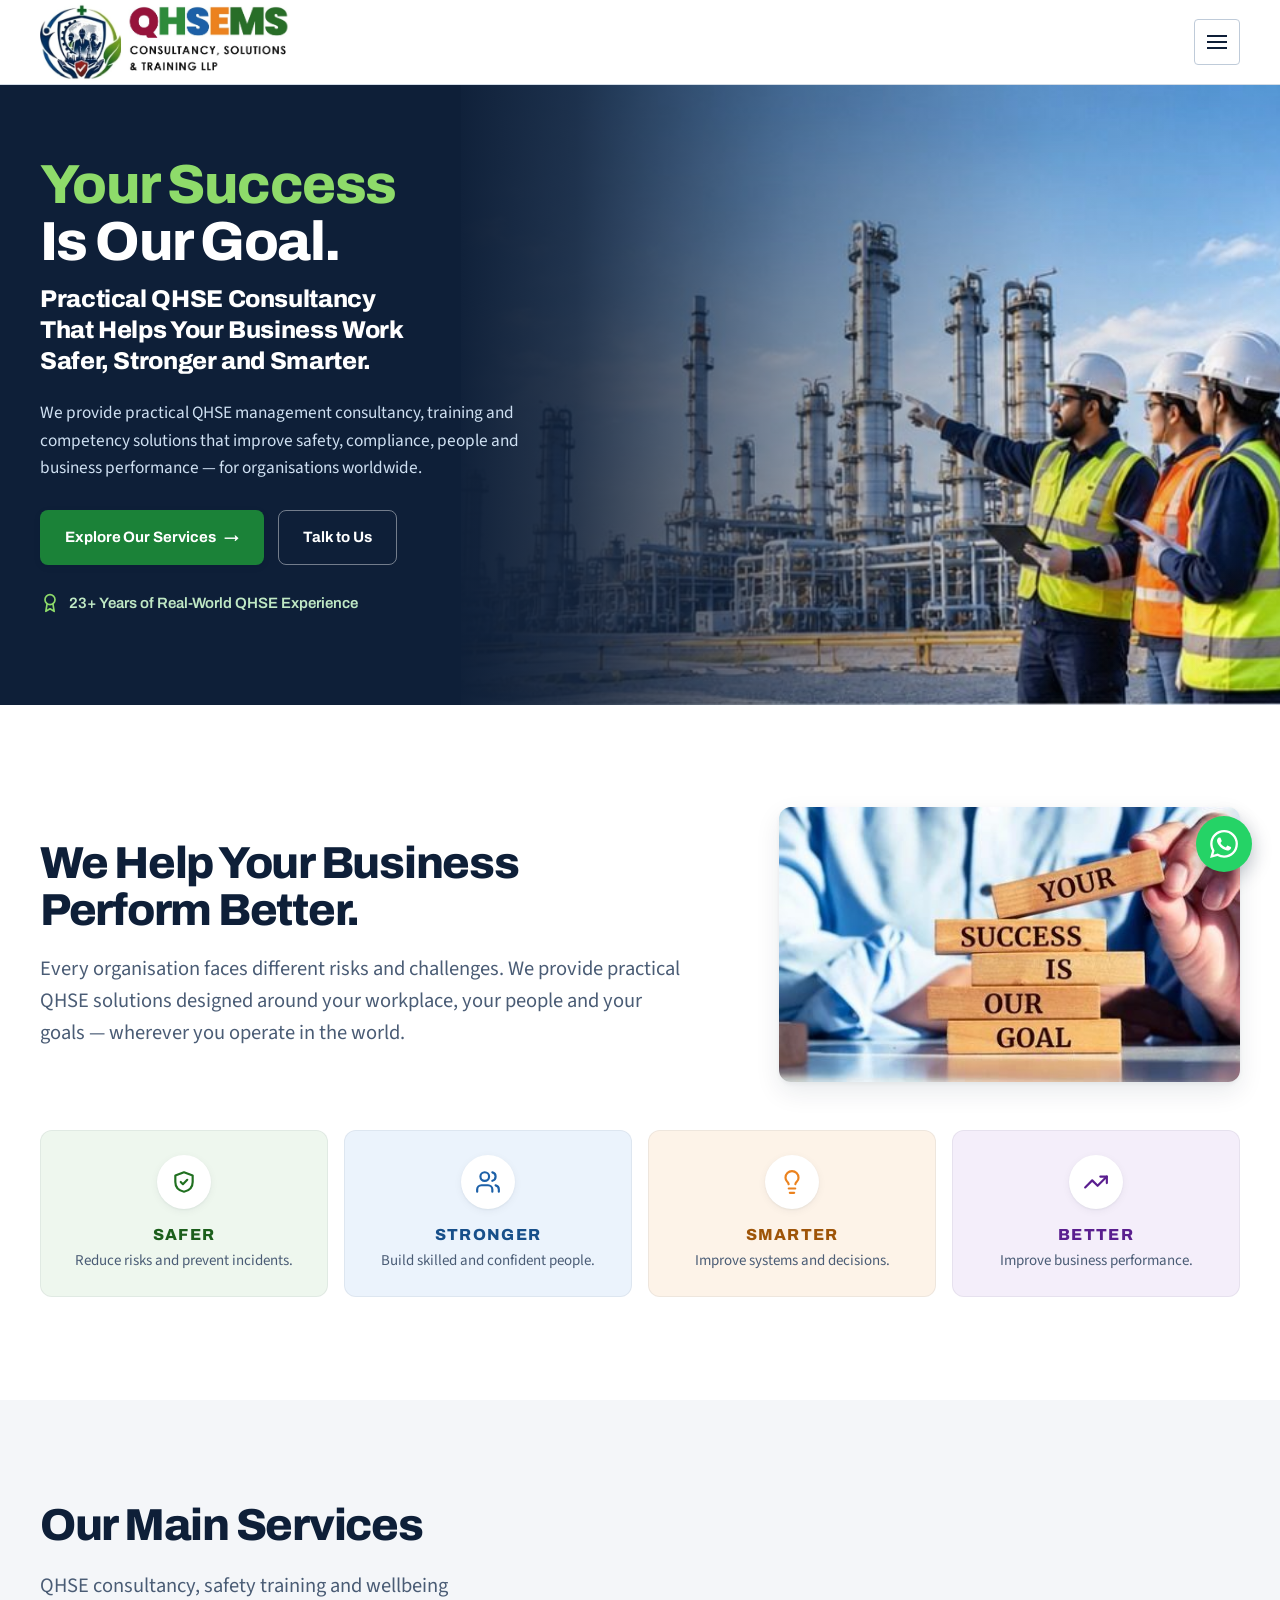
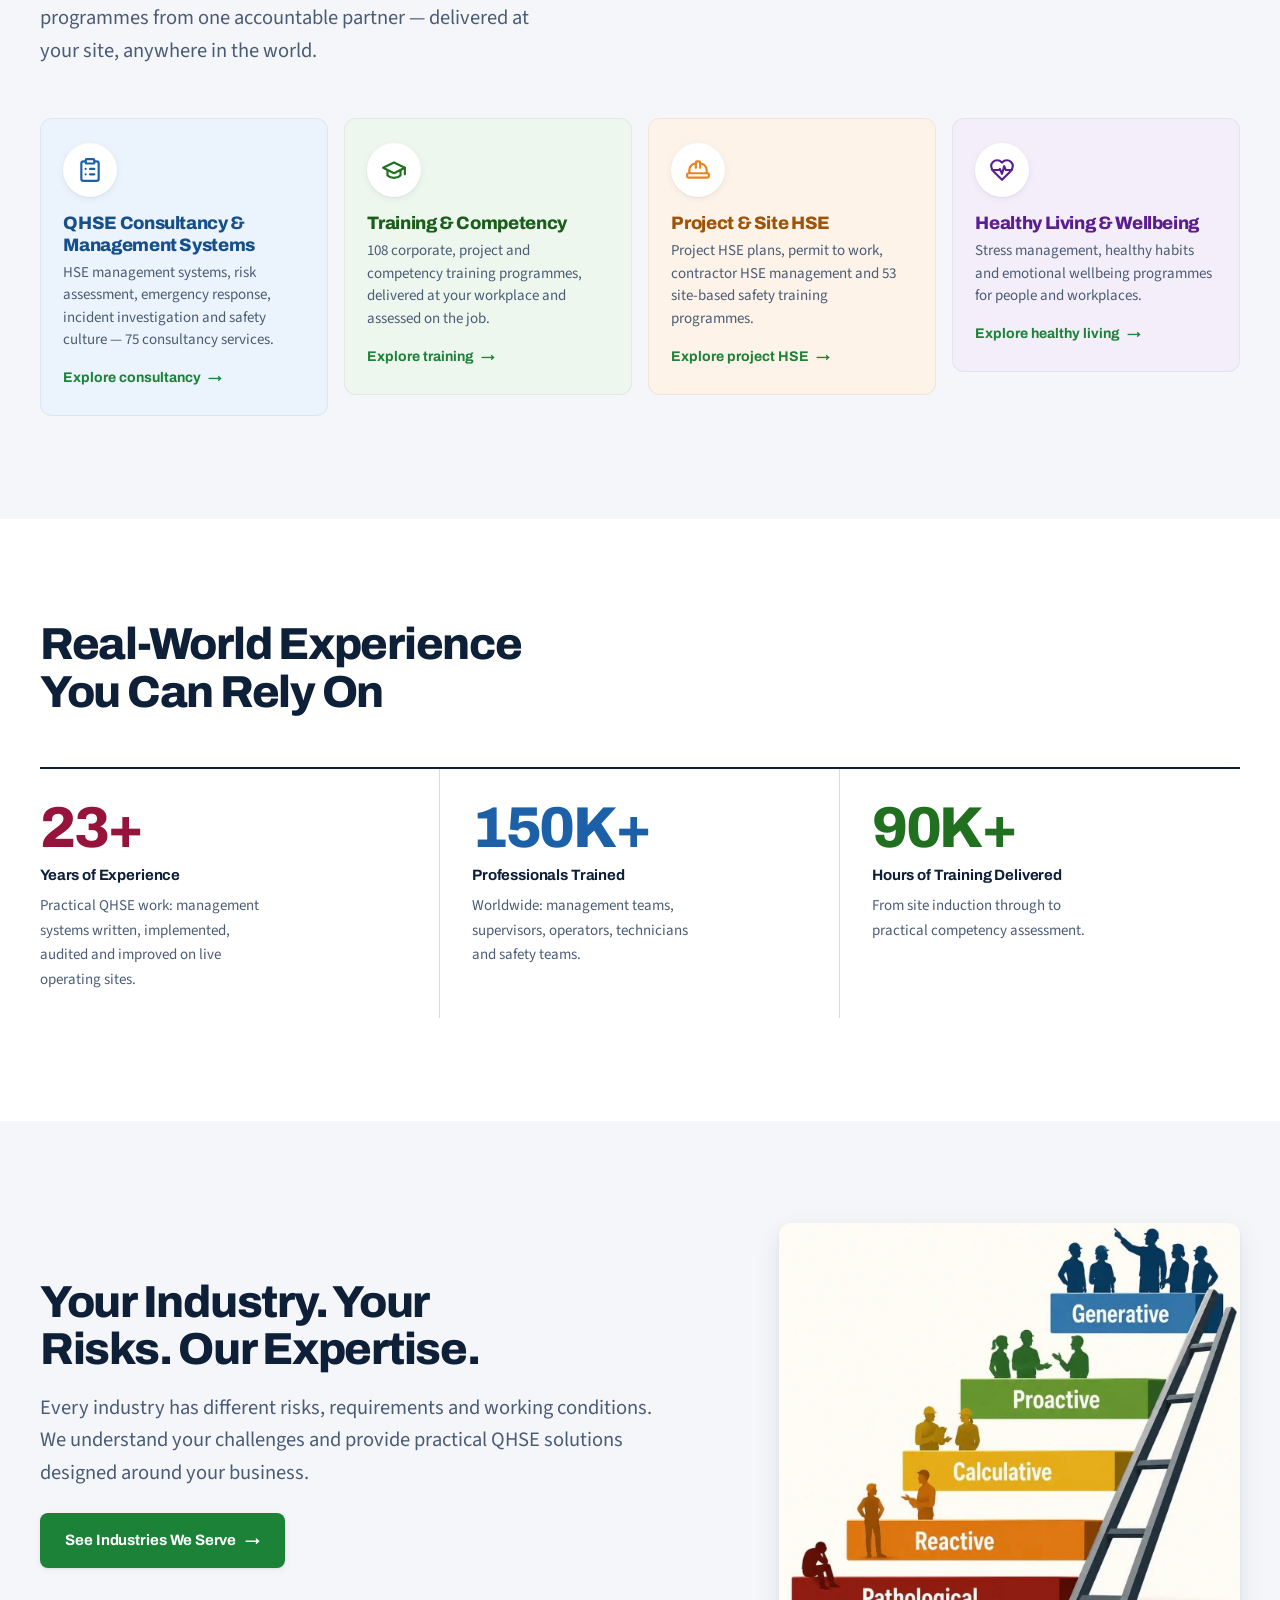
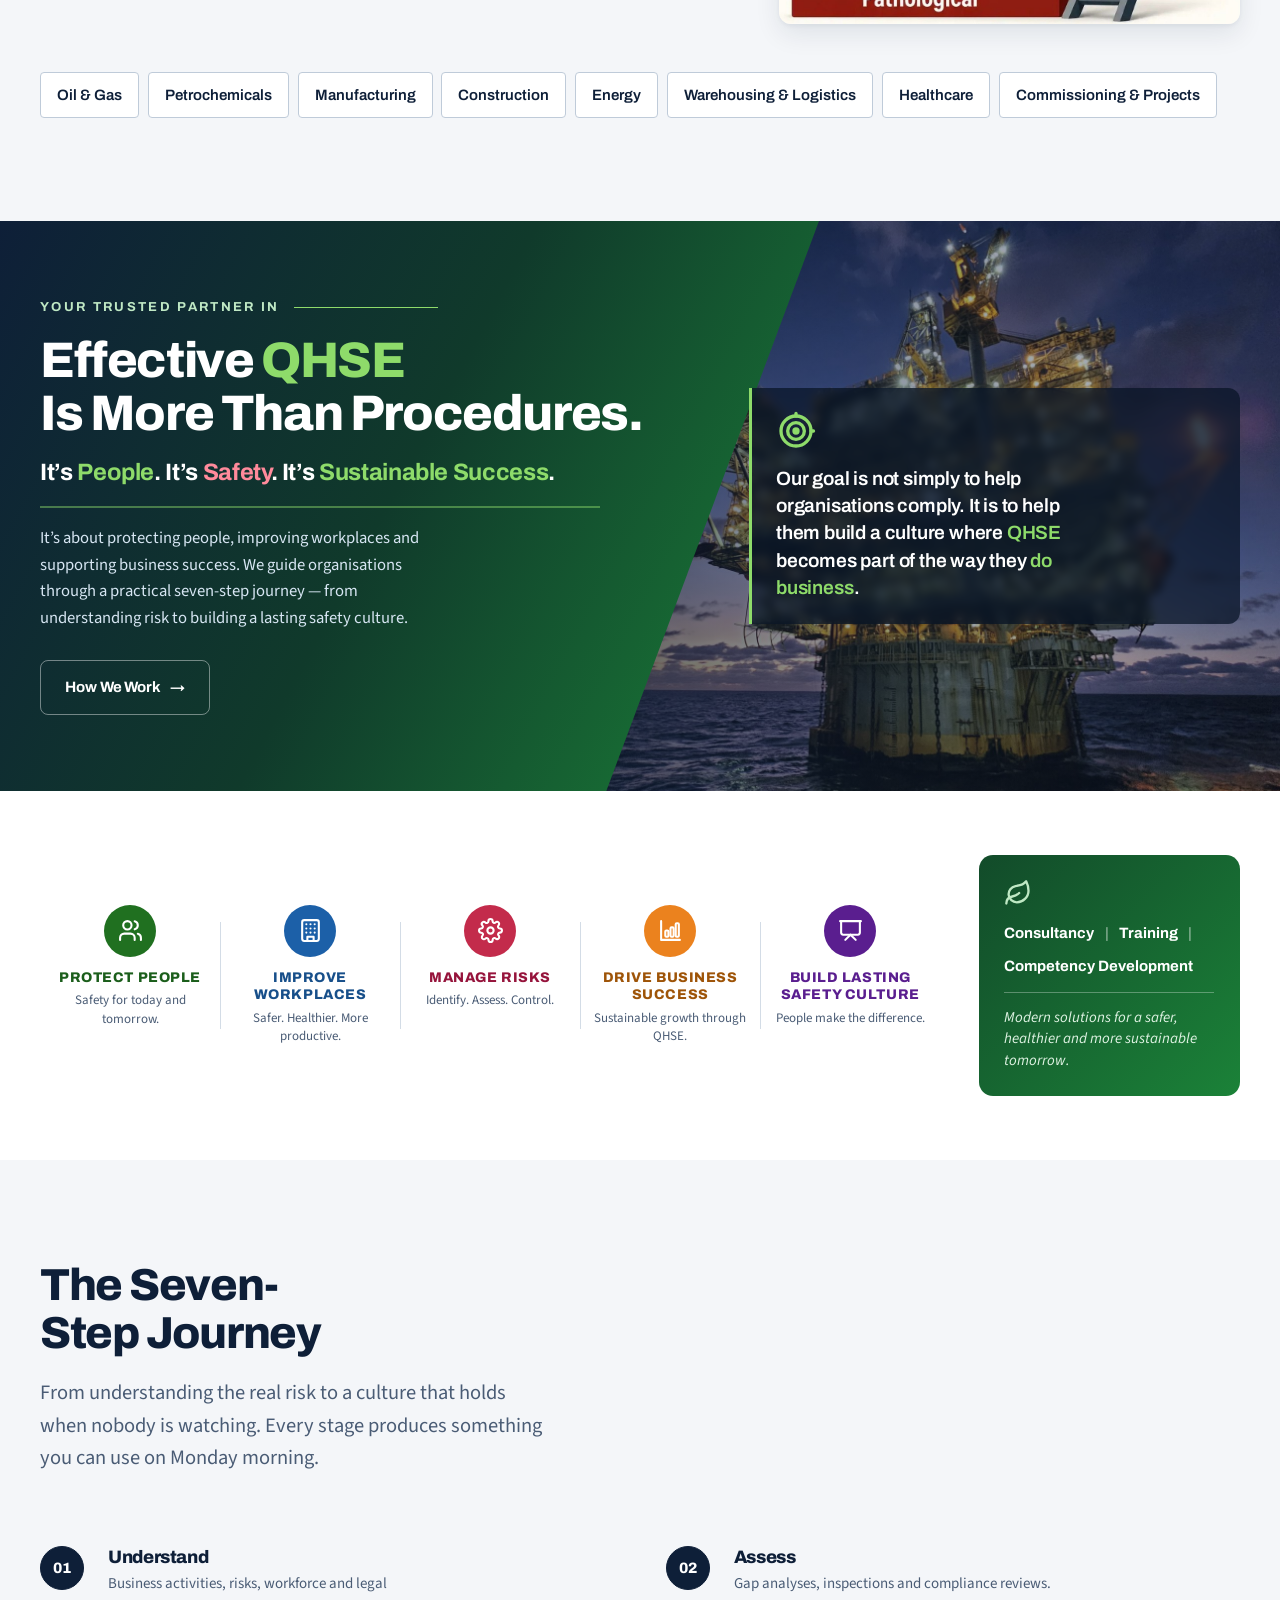
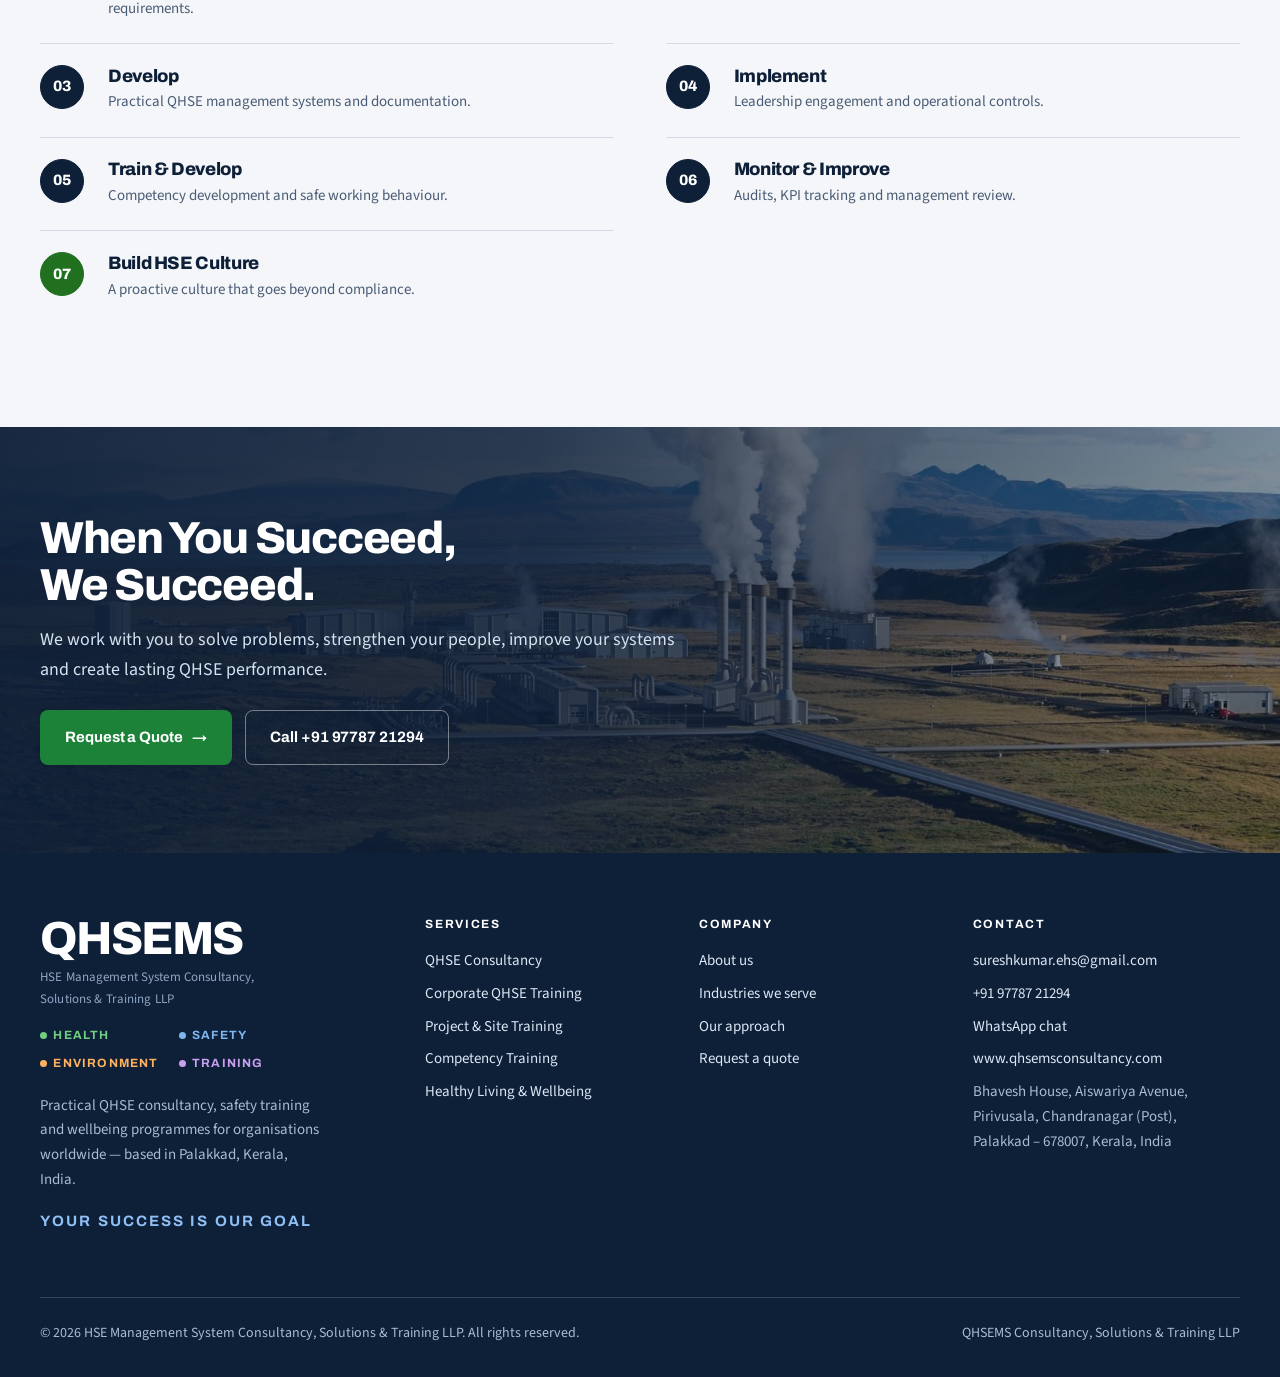
<file: index.html>
<!DOCTYPE html>
<html lang="en-IN">
<head>
<meta charset="utf-8">
<meta name="viewport" content="width=device-width, initial-scale=1">
<title>QHSEMS | Global QHSE Consultancy &amp; Safety Training Company</title>
<meta name="description" content="QHSE consultancy, onsite safety training and wellbeing programmes for organisations worldwide. 23+ years of experience and 150,000+ professionals trained.">
<link rel="icon" href="assets/img/favicon.png" type="image/png">
<link rel="canonical" href="https://www.qhsemsconsultancy.com/">
<meta property="og:type" content="website">
<meta property="og:site_name" content="QHSEMS">
<meta property="og:locale" content="en_IN">
<meta property="og:url" content="https://www.qhsemsconsultancy.com/">
<meta property="og:title" content="QHSEMS | Global QHSE Consultancy &amp; Safety Training Company">
<meta property="og:description" content="QHSE consultancy, onsite safety training and wellbeing programmes for organisations worldwide. 23+ years of experience and 150,000+ professionals trained.">
<meta property="og:image" content="https://www.qhsemsconsultancy.com/assets/img/og-image.jpg">
<meta property="og:image:width" content="1200">
<meta property="og:image:height" content="630">
<meta property="og:image:alt" content="QHSEMS trainer briefing a site crew in hard hats and hi-vis">
<meta name="twitter:card" content="summary_large_image">
<link rel="apple-touch-icon" href="assets/img/qhsems-emblem.png">
<script type="application/ld+json">
{
 "@context": "https://schema.org",
 "@graph": [
  {
   "@type": "ProfessionalService",
   "@id": "https://www.qhsemsconsultancy.com/#organization",
   "name": "QHSEMS Consultancy, Solutions & Training LLP",
   "alternateName": "QHSEMS",
   "legalName": "HSE Management System Consultancy, Solutions & Training LLP",
   "url": "https://www.qhsemsconsultancy.com/",
   "logo": "https://www.qhsemsconsultancy.com/assets/img/qhsems-emblem.png",
   "image": "https://www.qhsemsconsultancy.com/assets/img/og-image.jpg",
   "description": "Practical QHSE management system consultancy, onsite safety training and wellbeing programmes for organisations worldwide, with 23+ years of real-world experience in oil & gas, petrochemicals, manufacturing, construction, energy, warehousing and healthcare.",
   "slogan": "Your Success Is Our Goal.",
   "telephone": "+91-97787-21294",
   "email": "sureshkumar.ehs@gmail.com",
   "address": {
    "@type": "PostalAddress",
    "streetAddress": "Bhavesh House, Aiswariya Avenue, Pirivusala, Chandranagar (Post)",
    "addressLocality": "Palakkad",
    "addressRegion": "Kerala",
    "postalCode": "678007",
    "addressCountry": "IN"
   },
   "areaServed": {
    "@type": "Place",
    "name": "Worldwide"
   },
   "knowsAbout": [
    "QHSE consultancy",
    "HSE management systems",
    "Safety training",
    "Risk assessment",
    "Permit to work",
    "Emergency response planning",
    "Incident investigation",
    "Contractor HSE management",
    "Safety culture",
    "Environmental and chemical safety",
    "Competency assessment",
    "Workplace wellness",
    "Stress management"
   ],
   "hasOfferCatalog": {
    "@type": "OfferCatalog",
    "name": "QHSEMS services",
    "itemListElement": [
     {
      "@type": "Offer",
      "itemOffered": {
       "@type": "Service",
       "name": "QHSE Consultancy & Management Systems",
       "url": "https://www.qhsemsconsultancy.com/consultancy.html"
      }
     },
     {
      "@type": "Offer",
      "itemOffered": {
       "@type": "Service",
       "name": "Training & Competency",
       "url": "https://www.qhsemsconsultancy.com/training.html"
      }
     },
     {
      "@type": "Offer",
      "itemOffered": {
       "@type": "Service",
       "name": "Project & Site HSE",
       "url": "https://www.qhsemsconsultancy.com/consultancy.html#d4"
      }
     },
     {
      "@type": "Offer",
      "itemOffered": {
       "@type": "Service",
       "name": "Healthy Living & Wellbeing",
       "url": "https://www.qhsemsconsultancy.com/wellness.html"
      }
     }
    ]
   }
  },
  {
   "@type": "WebSite",
   "@id": "https://www.qhsemsconsultancy.com/#website",
   "name": "QHSEMS",
   "alternateName": [
    "QHSEMS Consultancy",
    "QHSEMS Consultancy, Solutions & Training LLP"
   ],
   "url": "https://www.qhsemsconsultancy.com/",
   "publisher": {
    "@id": "https://www.qhsemsconsultancy.com/#organization"
   }
  }
 ]
}
</script>
<link rel="preconnect" href="https://fonts.googleapis.com">
<link rel="preconnect" href="https://fonts.gstatic.com" crossorigin>
<link href="https://fonts.googleapis.com/css2?family=Archivo:wght@500;600;700;800&family=Overpass+Mono:wght@400;600&family=Source+Sans+3:wght@400;600&display=swap" rel="stylesheet">
<link rel="stylesheet" href="assets/css/site.css">
<link rel="preload" as="image" href="assets/img/hero-home.jpg">
</head>
<body data-page="index">
<a class="skip" href="#main">Skip to content</a>

<header class="site-header">
  <div class="wrap site-header__bar">
    <a class="brand" href="index.html" aria-label="QHSEMS — home">
      <img src="assets/img/qhsems-logo-header.jpg" alt="QHSEMS Consultancy, Solutions &amp; Training LLP" width="1170" height="367">
    </a>
    <nav class="nav" id="primary-nav" aria-label="Primary">
      <a href="index.html" aria-current="page">Home</a>
      <a href="about.html">About</a>
      <a href="consultancy.html">Consultancy</a>
      <a href="training.html">Training &amp; Competency</a>
      <a href="wellness.html">Healthy Living</a>
      <a href="industries.html">Industries</a>
      <a href="contact.html">Contact</a>
      <a class="nav__cta btn btn--primary" href="contact.html">Request a Quote</a>
    </nav>
    <div class="header-actions">
      <button class="btn btn--ghost btn--sm basket-btn" id="enquiry-btn" type="button" data-count="0" hidden>
        Enquiry list <span class="n">0</span>
      </button>
      <a class="btn btn--primary btn--sm" href="contact.html">Request a Quote</a>
      <button class="nav-toggle" type="button" aria-expanded="false" aria-controls="primary-nav" aria-label="Menu"><span></span></button>
    </div>
  </div>
</header>

<main id="main">

  <section class="phero">
    <img class="phero__img" src="assets/img/hero-home.jpg" alt="QHSE engineers in hard hats and hi-vis reviewing a refinery site" width="794" height="441" fetchpriority="high" style="--pos:70% center">
    <div class="wrap">
      <div class="phero__inner">
        <h1><em>Your Success</em> Is Our Goal.<span class="phero__h1sub">Practical QHSE Consultancy That Helps Your Business Work Safer, Stronger and Smarter.</span></h1>
        <p class="phero__lead">We provide practical QHSE management consultancy, training and competency solutions that improve safety, compliance, people and business performance &mdash; for organisations worldwide.</p>
        <div class="phero__actions">
          <a class="btn btn--primary" href="#services">Explore Our Services <span class="btn__arrow" aria-hidden="true">&rarr;</span></a>
          <a class="btn btn--on-ink" href="contact.html">Talk to Us</a>
        </div>
        <p class="phero__badge"><svg viewBox="0 0 24 24" fill="none" stroke="currentColor" stroke-width="2" stroke-linecap="round" stroke-linejoin="round" aria-hidden="true" focusable="false"><circle cx="12" cy="8" r="6"/><path d="M15.48 12.89 17 22l-5-3-5 3 1.52-9.11"/></svg> 23+ Years of Real-World QHSE Experience</p>
      </div>
    </div>
  </section>

  <!-- ============ PERFORM BETTER ============ -->
  <section class="section">
    <div class="wrap">
      <div class="split-head reveal">
        <div>
          <h2>We Help Your Business Perform Better.</h2>
          <p class="lede">Every organisation faces different risks and challenges. We provide practical QHSE solutions designed around your workplace, your people and your goals &mdash; wherever you operate in the world.</p>
        </div>
        <img class="media" src="assets/img/success-goal.jpg" alt="Wooden blocks stacked to read: Your success is our goal" width="436" height="260" loading="lazy">
      </div>
      <ul class="icards">
        <li class="icard t-green icard--center icard--label reveal">
          <span class="icard__icon"><svg viewBox="0 0 24 24" fill="none" stroke="currentColor" stroke-width="2" stroke-linecap="round" stroke-linejoin="round" aria-hidden="true" focusable="false"><path d="M12 3 4 6v6c0 5 3.5 8 8 9 4.5-1 8-4 8-9V6l-8-3z"/><path d="m9 12 2 2 4-4"/></svg></span>
          <h3>Safer</h3>
          <p>Reduce risks and prevent incidents.</p>
        </li>
        <li class="icard t-blue icard--center icard--label reveal">
          <span class="icard__icon"><svg viewBox="0 0 24 24" fill="none" stroke="currentColor" stroke-width="2" stroke-linecap="round" stroke-linejoin="round" aria-hidden="true" focusable="false"><path d="M16 21v-2a4 4 0 0 0-4-4H6a4 4 0 0 0-4 4v2"/><circle cx="9" cy="7" r="4"/><path d="M22 21v-2a4 4 0 0 0-3-3.87"/><path d="M16 3.13a4 4 0 0 1 0 7.75"/></svg></span>
          <h3>Stronger</h3>
          <p>Build skilled and confident people.</p>
        </li>
        <li class="icard t-orange icard--center icard--label reveal">
          <span class="icard__icon"><svg viewBox="0 0 24 24" fill="none" stroke="currentColor" stroke-width="2" stroke-linecap="round" stroke-linejoin="round" aria-hidden="true" focusable="false"><path d="M9 18h6"/><path d="M10 22h4"/><path d="M15.09 14c.18-.98.65-1.74 1.41-2.5A4.65 4.65 0 0 0 18 8 6 6 0 0 0 6 8c0 1 .23 2.23 1.5 3.5A4.61 4.61 0 0 1 8.91 14"/></svg></span>
          <h3>Smarter</h3>
          <p>Improve systems and decisions.</p>
        </li>
        <li class="icard t-purple icard--center icard--label reveal">
          <span class="icard__icon"><svg viewBox="0 0 24 24" fill="none" stroke="currentColor" stroke-width="2" stroke-linecap="round" stroke-linejoin="round" aria-hidden="true" focusable="false"><polyline points="22 7 13.5 15.5 8.5 10.5 2 17"/><polyline points="16 7 22 7 22 13"/></svg></span>
          <h3>Better</h3>
          <p>Improve business performance.</p>
        </li>
      </ul>
    </div>
  </section>

  <!-- ============ MAIN SERVICES ============ -->
  <section class="section section--surface" id="services">
    <div class="wrap">
      <div class="section-head reveal">
        <h2>Our Main Services</h2>
        <p class="lede">QHSE consultancy, safety training and wellbeing programmes from one accountable partner &mdash; delivered at your site, anywhere in the world.</p>
      </div>
      <ul class="icards">
        <li style="list-style:none;margin:0"><a class="icard t-blue  reveal" href="consultancy.html">
          <span class="icard__icon"><svg viewBox="0 0 24 24" fill="none" stroke="currentColor" stroke-width="2" stroke-linecap="round" stroke-linejoin="round" aria-hidden="true" focusable="false"><rect x="8" y="2" width="8" height="4" rx="1"/><path d="M16 4h2a2 2 0 0 1 2 2v14a2 2 0 0 1-2 2H6a2 2 0 0 1-2-2V6a2 2 0 0 1 2-2h2"/><path d="M12 11h4"/><path d="M12 16h4"/><path d="M8 11h.01"/><path d="M8 16h.01"/></svg></span>
          <h3>QHSE Consultancy &amp; Management Systems</h3>
          <p>HSE management systems, risk assessment, emergency response, incident investigation and safety culture &mdash; 75 consultancy services.</p>
          <span class="icard__go">Explore consultancy <span class="btn__arrow" aria-hidden="true">&rarr;</span></span>
        </a></li>
        <li style="list-style:none;margin:0"><a class="icard t-green  reveal" href="training.html">
          <span class="icard__icon"><svg viewBox="0 0 24 24" fill="none" stroke="currentColor" stroke-width="2" stroke-linecap="round" stroke-linejoin="round" aria-hidden="true" focusable="false"><path d="M22 10 12 5 2 10l10 5 10-5z"/><path d="M6 12v5c3 3 9 3 12 0v-5"/><path d="M22 10v6"/></svg></span>
          <h3>Training &amp; Competency</h3>
          <p>108 corporate, project and competency training programmes, delivered at your workplace and assessed on the job.</p>
          <span class="icard__go">Explore training <span class="btn__arrow" aria-hidden="true">&rarr;</span></span>
        </a></li>
        <li style="list-style:none;margin:0"><a class="icard t-orange  reveal" href="consultancy.html#d4">
          <span class="icard__icon"><svg viewBox="0 0 24 24" fill="none" stroke="currentColor" stroke-width="2" stroke-linecap="round" stroke-linejoin="round" aria-hidden="true" focusable="false"><path d="M2 18a1 1 0 0 0 1 1h18a1 1 0 0 0 1-1v-2a1 1 0 0 0-1-1H3a1 1 0 0 0-1 1v2z"/><path d="M10 10V5a1 1 0 0 1 1-1h2a1 1 0 0 1 1 1v5"/><path d="M4 15v-3a6 6 0 0 1 6-6"/><path d="M14 6a6 6 0 0 1 6 6v3"/></svg></span>
          <h3>Project &amp; Site HSE</h3>
          <p>Project HSE plans, permit to work, contractor HSE management and 53 site-based safety training programmes.</p>
          <span class="icard__go">Explore project HSE <span class="btn__arrow" aria-hidden="true">&rarr;</span></span>
        </a></li>
        <li style="list-style:none;margin:0"><a class="icard t-purple  reveal" href="wellness.html">
          <span class="icard__icon"><svg viewBox="0 0 24 24" fill="none" stroke="currentColor" stroke-width="2" stroke-linecap="round" stroke-linejoin="round" aria-hidden="true" focusable="false"><path d="M19 14c1.49-1.46 3-3.21 3-5.5A5.5 5.5 0 0 0 16.5 3c-1.76 0-3 .5-4.5 2-1.5-1.5-2.74-2-4.5-2A5.5 5.5 0 0 0 2 8.5c0 2.3 1.5 4.05 3 5.5l7 7Z"/><path d="M3.22 12H9.5l.5-1 2 4.5 2-7 1.5 3.5h5.27"/></svg></span>
          <h3>Healthy Living &amp; Wellbeing</h3>
          <p>Stress management, healthy habits and emotional wellbeing programmes for people and workplaces.</p>
          <span class="icard__go">Explore healthy living <span class="btn__arrow" aria-hidden="true">&rarr;</span></span>
        </a></li>
      </ul>
    </div>
  </section>

  <!-- CREDENTIALS HIDDEN: remove `hidden` from the section below to show the standards & awarding bodies strip again -->
  <section class="section section--tight" hidden>
    <div class="wrap">
      <span class="rule-label">Standards &amp; awarding bodies we work to</span>
      <ul class="cred-logos">
            <li><img src="assets/img/cred-iso.png" alt="ISO &mdash; International Organization for Standardization" width="142" height="120" loading="lazy"></li>
            <li><img src="assets/img/cred-medic-first-aid.png" alt="MEDIC First Aid, an HSI company" width="186" height="120" loading="lazy"></li>
            <li><img src="assets/img/cred-iosh.png" alt="IOSH approved training provider 5235" width="120" height="120" loading="lazy"></li>
            <li><img src="assets/img/cred-scaffold-training-institute.png" alt="Scaffold Training Institute" width="125" height="120" loading="lazy"></li>
            <li><img src="assets/img/cred-hsi.png" alt="HSI &mdash; Health &amp; Safety Institute" width="138" height="120" loading="lazy"></li>
            <li><img src="assets/img/cred-ashi.png" alt="American Safety &amp; Health Institute, an HSI company" width="281" height="120" loading="lazy"></li>
          </ul>
    </div>
  </section>

  <!-- ============ RECORD ============ -->
  <section class="section">
    <div class="wrap">
      <div class="section-head reveal">
        <h2>Real-World Experience You Can Rely On</h2>
      </div>
      <div class="record">
        <div class="record__item reveal">
          <span class="record__n">23+</span>
          <p class="record__label">Years of Experience</p>
          <p>Practical QHSE work: management systems written, implemented, audited and improved on live operating sites.</p>
        </div>
        <div class="record__item reveal">
          <span class="record__n">150K+</span>
          <p class="record__label">Professionals Trained</p>
          <p>Worldwide: management teams, supervisors, operators, technicians and safety teams.</p>
        </div>
        <div class="record__item reveal">
          <span class="record__n">90K+</span>
          <p class="record__label">Hours of Training Delivered</p>
          <p>From site induction through to practical competency assessment.</p>
        </div>
      </div>

    </div>
  </section>

  <!-- ============ INDUSTRIES ============ -->
  <section class="section section--surface">
    <div class="wrap">
      <div class="split-head reveal">
        <div>
          <h2>Your Industry. Your Risks. Our Expertise.</h2>
          <p class="lede">Every industry has different risks, requirements and working conditions. We understand your challenges and provide practical QHSE solutions designed around your business.</p>
          <p style="margin-top:1.5rem"><a class="btn btn--primary" href="industries.html">See Industries We Serve <span class="btn__arrow" aria-hidden="true">&rarr;</span></a></p>
        </div>
        <img class="media" src="assets/img/culture-ladder.jpg" alt="Safety culture ladder: Pathological, Reactive, Calculative, Proactive, Generative" width="1188" height="1034" loading="lazy">
      </div>
      <ul class="industries reveal">
        <li>Oil &amp; Gas</li>
        <li>Petrochemicals</li>
        <li>Manufacturing</li>
        <li>Construction</li>
        <li>Energy</li>
        <li>Warehousing &amp; Logistics</li>
        <li>Healthcare</li>
        <li>Commissioning &amp; Projects</li>
      </ul>
    </div>
  </section>

  <!-- ============ APPROACH ============ -->
  <section class="qband">
    <img class="qband__img" src="assets/img/band-platform-lights.jpg" alt="" width="1600" height="1200" loading="lazy">
    <div class="wrap">
      <div class="qband__grid">
        <div class="qband__text">
          <span class="qband__eyebrow">Your trusted partner in</span>
          <h2>Effective <em>QHSE</em><br>Is More Than Procedures.</h2>
          <p class="qband__tag">It&rsquo;s <b class="is-green">People</b>. It&rsquo;s <b class="is-red">Safety</b>. It&rsquo;s <b class="is-green">Sustainable Success</b>.</p>
          <p class="qband__lead">It&rsquo;s about protecting people, improving workplaces and supporting business success. We guide organisations through a practical seven-step journey &mdash; from understanding risk to building a lasting safety culture.</p>
          <a class="btn btn--on-ink" href="about.html#approach">How We Work <span class="btn__arrow" aria-hidden="true">&rarr;</span></a>
        </div>
        <aside class="qcard">
          <span class="qcard__icon"><svg viewBox="0 0 24 24" fill="none" stroke="currentColor" stroke-width="2" stroke-linecap="round" stroke-linejoin="round" aria-hidden="true" focusable="false"><circle cx="12" cy="12" r="9"/><circle cx="12" cy="12" r="5"/><circle cx="12" cy="12" r="1.2" fill="currentColor"/><path d="M12 3V1.5"/><path d="M21 12h1.5"/></svg></span>
          <p>Our goal is not simply to help organisations comply. It is to help them build a culture where <em>QHSE</em> becomes part of the way they <em>do business</em>.</p>
        </aside>
      </div>
    </div>
  </section>

  <!-- ============ FIVE PILLARS ============ -->
  <section class="section section--tight">
    <div class="wrap">
      <div class="pillars-row">
        <ul class="pillars">
          <li class="pillar t-green reveal">
            <span class="pillar__icon"><svg viewBox="0 0 24 24" fill="none" stroke="currentColor" stroke-width="2" stroke-linecap="round" stroke-linejoin="round" aria-hidden="true" focusable="false"><path d="M16 21v-2a4 4 0 0 0-4-4H6a4 4 0 0 0-4 4v2"/><circle cx="9" cy="7" r="4"/><path d="M22 21v-2a4 4 0 0 0-3-3.87"/><path d="M16 3.13a4 4 0 0 1 0 7.75"/></svg></span>
            <h3>Protect People</h3>
            <p>Safety for today and tomorrow.</p>
          </li>
          <li class="pillar t-blue reveal">
            <span class="pillar__icon"><svg viewBox="0 0 24 24" fill="none" stroke="currentColor" stroke-width="2" stroke-linecap="round" stroke-linejoin="round" aria-hidden="true" focusable="false"><rect x="4" y="2" width="16" height="20" rx="2"/><path d="M9 22v-4h6v4"/><path d="M8 6h.01"/><path d="M12 6h.01"/><path d="M16 6h.01"/><path d="M8 10h.01"/><path d="M12 10h.01"/><path d="M16 10h.01"/><path d="M8 14h.01"/><path d="M12 14h.01"/><path d="M16 14h.01"/></svg></span>
            <h3>Improve Workplaces</h3>
            <p>Safer. Healthier. More productive.</p>
          </li>
          <li class="pillar t-red reveal">
            <span class="pillar__icon"><svg viewBox="0 0 24 24" fill="none" stroke="currentColor" stroke-width="2" stroke-linecap="round" stroke-linejoin="round" aria-hidden="true" focusable="false"><circle cx="12" cy="12" r="3"/><path d="M19.4 15a1.65 1.65 0 0 0 .33 1.82l.06.06a2 2 0 1 1-2.83 2.83l-.06-.06a1.65 1.65 0 0 0-1.82-.33 1.65 1.65 0 0 0-1 1.51V21a2 2 0 1 1-4 0v-.09A1.65 1.65 0 0 0 9 19.4a1.65 1.65 0 0 0-1.82.33l-.06.06a2 2 0 1 1-2.83-2.83l.06-.06a1.65 1.65 0 0 0 .33-1.82 1.65 1.65 0 0 0-1.51-1H3a2 2 0 1 1 0-4h.09A1.65 1.65 0 0 0 4.6 9a1.65 1.65 0 0 0-.33-1.82l-.06-.06a2 2 0 1 1 2.83-2.83l.06.06a1.65 1.65 0 0 0 1.82.33H9a1.65 1.65 0 0 0 1-1.51V3a2 2 0 1 1 4 0v.09a1.65 1.65 0 0 0 1 1.51 1.65 1.65 0 0 0 1.82-.33l.06-.06a2 2 0 1 1 2.83 2.83l-.06.06a1.65 1.65 0 0 0-.33 1.82V9a1.65 1.65 0 0 0 1.51 1H21a2 2 0 1 1 0 4h-.09a1.65 1.65 0 0 0-1.51 1Z"/></svg></span>
            <h3>Manage Risks</h3>
            <p>Identify. Assess. Control.</p>
          </li>
          <li class="pillar t-orange reveal">
            <span class="pillar__icon"><svg viewBox="0 0 24 24" fill="none" stroke="currentColor" stroke-width="2" stroke-linecap="round" stroke-linejoin="round" aria-hidden="true" focusable="false"><path d="M3 3v18h18"/><rect x="7" y="12" width="3" height="6" rx="1"/><rect x="12" y="9" width="3" height="9" rx="1"/><rect x="17" y="5" width="3" height="13" rx="1"/></svg></span>
            <h3>Drive Business Success</h3>
            <p>Sustainable growth through QHSE.</p>
          </li>
          <li class="pillar t-purple reveal">
            <span class="pillar__icon"><svg viewBox="0 0 24 24" fill="none" stroke="currentColor" stroke-width="2" stroke-linecap="round" stroke-linejoin="round" aria-hidden="true" focusable="false"><path d="M2 3h20"/><path d="M21 3v11a2 2 0 0 1-2 2H5a2 2 0 0 1-2-2V3"/><path d="m7 21 5-5 5 5"/></svg></span>
            <h3>Build Lasting Safety Culture</h3>
            <p>People make the difference.</p>
          </li>
        </ul>
        <aside class="pillars-aside reveal">
          <span class="pillars-aside__icon"><svg viewBox="0 0 24 24" fill="none" stroke="currentColor" stroke-width="2" stroke-linecap="round" stroke-linejoin="round" aria-hidden="true" focusable="false"><path d="M11 20A7 7 0 0 1 9.8 6.1C15.5 5 17 4.48 19 2c1 2 2 4.18 2 8 0 5.5-4.78 10-10 10Z"/><path d="M2 21c0-3 1.85-5.36 5.08-6C9.5 14.52 12 13 13 12"/></svg></span>
          <p class="pillars-aside__links"><a href="consultancy.html">Consultancy</a><span aria-hidden="true">|</span><a href="training.html">Training</a><span aria-hidden="true">|</span><a href="training.html#craft">Competency Development</a></p>
          <p class="pillars-aside__tag">Modern solutions for a safer, healthier and more sustainable tomorrow.</p>
        </aside>
      </div>
    </div>
  </section>

  <!-- ============ SEVEN STEPS ============ -->
  <section class="section section--surface" id="seven-steps">
    <div class="wrap">
      <div class="section-head reveal">
        <h2>The Seven-Step Journey</h2>
        <p class="lede">From understanding the real risk to a culture that holds when nobody is watching. Every stage produces something you can use on Monday morning.</p>
      </div>
      <ol class="rail rail--light">
        <li class="reveal"><h3>Understand</h3><p>Business activities, risks, workforce and legal requirements.</p></li>
        <li class="reveal"><h3>Assess</h3><p>Gap analyses, inspections and compliance reviews.</p></li>
        <li class="reveal"><h3>Develop</h3><p>Practical QHSE management systems and documentation.</p></li>
        <li class="reveal"><h3>Implement</h3><p>Leadership engagement and operational controls.</p></li>
        <li class="reveal"><h3>Train &amp; Develop</h3><p>Competency development and safe working behaviour.</p></li>
        <li class="reveal"><h3>Monitor &amp; Improve</h3><p>Audits, KPI tracking and management review.</p></li>
        <li class="reveal"><h3>Build HSE Culture</h3><p>A proactive culture that goes beyond compliance.</p></li>
      </ol>
    </div>
  </section>

  <section class="pband">
    <img class="pband__img" src="assets/img/band-energy.jpg" alt="" width="1600" height="1067" loading="lazy" style="--pos:center">
    <div class="wrap">
      <div class="pband__inner">
        <h2>When You Succeed, We Succeed.</h2>
        <p>We work with you to solve problems, strengthen your people, improve your systems and create lasting QHSE performance.</p>
        <div class="pband__actions">
          <a class="btn btn--primary" href="contact.html">Request a Quote <span class="btn__arrow" aria-hidden="true">&rarr;</span></a>
          <a class="btn btn--on-ink" href="tel:+919778721294">Call +91 97787 21294</a>
        </div>
      </div>
    </div>
  </section>

</main>

<footer class="site-footer">
  <div class="wrap">
    <div class="footer-grid">
      <div class="footer-brand">
        <p class="footer-word">QHSEMS</p>
        <p class="footer-legal">HSE Management System Consultancy, Solutions &amp; Training LLP</p>
        <ul class="footer-pillars">
          <li style="--c:#6FD07F">Health</li>
          <li style="--c:#7FB6F0">Safety</li>
          <li style="--c:#FFB25E">Environment</li>
          <li style="--c:#C9A0F0">Training</li>
        </ul>
        <p>Practical QHSE consultancy, safety training and wellbeing programmes for organisations worldwide &mdash; based in Palakkad, Kerala, India.</p>
        <p class="footer-tag">Your Success Is Our Goal</p>
      </div>
      <div class="footer-col">
        <h4>Services</h4>
        <ul>
          <li><a href="consultancy.html">QHSE Consultancy</a></li>
          <li><a href="training.html#corporate">Corporate QHSE Training</a></li>
          <li><a href="training.html#project">Project &amp; Site Training</a></li>
          <li><a href="training.html#craft">Competency Training</a></li>
          <li><a href="wellness.html">Healthy Living &amp; Wellbeing</a></li>
        </ul>
      </div>
      <div class="footer-col">
        <h4>Company</h4>
        <ul>
          <li><a href="about.html">About us</a></li>
          <li><a href="industries.html">Industries we serve</a></li>
          <li><a href="about.html#approach">Our approach</a></li>
          <li><a href="contact.html">Request a quote</a></li>
        </ul>
      </div>
      <div class="footer-col">
        <h4>Contact</h4>
        <ul>
          <li><a href="mailto:sureshkumar.ehs@gmail.com">sureshkumar.ehs@gmail.com</a></li>
          <li><a href="tel:+919778721294">+91 97787 21294</a></li>
          <li><a href="https://wa.me/919778721294?text=Hello%20QHSEMS%2C%20I%20would%20like%20to%20enquire%20about%20your%20services." target="_blank" rel="noopener">WhatsApp chat</a></li>
          <li><a href="https://www.qhsemsconsultancy.com/">www.qhsemsconsultancy.com</a></li>
          <li>Bhavesh House, Aiswariya Avenue,<br>Pirivusala, Chandranagar (Post),<br>Palakkad &ndash; 678007, Kerala, India</li>
        </ul>
      </div>
    </div>
    <div class="footer-bottom">
      <span>&copy; <span data-year>2026</span> HSE Management System Consultancy, Solutions &amp; Training LLP. All rights reserved.</span>
      <span>QHSEMS Consultancy, Solutions &amp; Training LLP</span>
    </div>
  </div>
</footer>

<a class="wa-float" href="https://wa.me/919778721294?text=Hello%20QHSEMS%2C%20I%20would%20like%20to%20enquire%20about%20your%20services." target="_blank" rel="noopener" aria-label="Chat with us on WhatsApp" title="Chat with us on WhatsApp"><svg viewBox="0 0 24 24" width="28" height="28" aria-hidden="true" focusable="false"><path fill="currentColor" d="M17.472 14.382c-.297-.149-1.758-.867-2.03-.967-.273-.099-.471-.148-.67.15-.197.297-.767.966-.94 1.164-.173.199-.347.223-.644.075-.297-.15-1.255-.463-2.39-1.475-.883-.788-1.48-1.761-1.653-2.059-.173-.297-.018-.458.13-.606.134-.133.298-.347.446-.52.149-.174.198-.298.298-.497.099-.198.05-.371-.025-.52-.075-.149-.669-1.612-.916-2.207-.242-.579-.487-.5-.669-.51-.173-.008-.371-.01-.57-.01-.198 0-.52.074-.792.372-.272.297-1.04 1.016-1.04 2.479 0 1.462 1.065 2.875 1.213 3.074.149.198 2.096 3.2 5.077 4.487.709.306 1.262.489 1.694.625.712.227 1.36.195 1.871.118.571-.085 1.758-.719 2.006-1.413.248-.694.248-1.289.173-1.413-.074-.124-.272-.198-.57-.347m-5.421 7.403h-.004a9.87 9.87 0 0 1-5.031-1.378l-.361-.214-3.741.982.998-3.648-.235-.374a9.86 9.86 0 0 1-1.51-5.26c.001-5.45 4.436-9.884 9.888-9.884 2.64 0 5.122 1.03 6.988 2.898a9.825 9.825 0 0 1 2.893 6.994c-.003 5.45-4.437 9.884-9.885 9.884m8.413-18.297A11.815 11.815 0 0 0 12.05 0C5.495 0 .16 5.335.157 11.892c0 2.096.547 4.142 1.588 5.945L.057 24l6.305-1.654a11.882 11.882 0 0 0 5.683 1.448h.005c6.554 0 11.89-5.335 11.893-11.893a11.821 11.821 0 0 0-3.48-8.413Z"/></svg></a>

<script src="assets/js/site.js"></script>
</body>
</html>
</file>
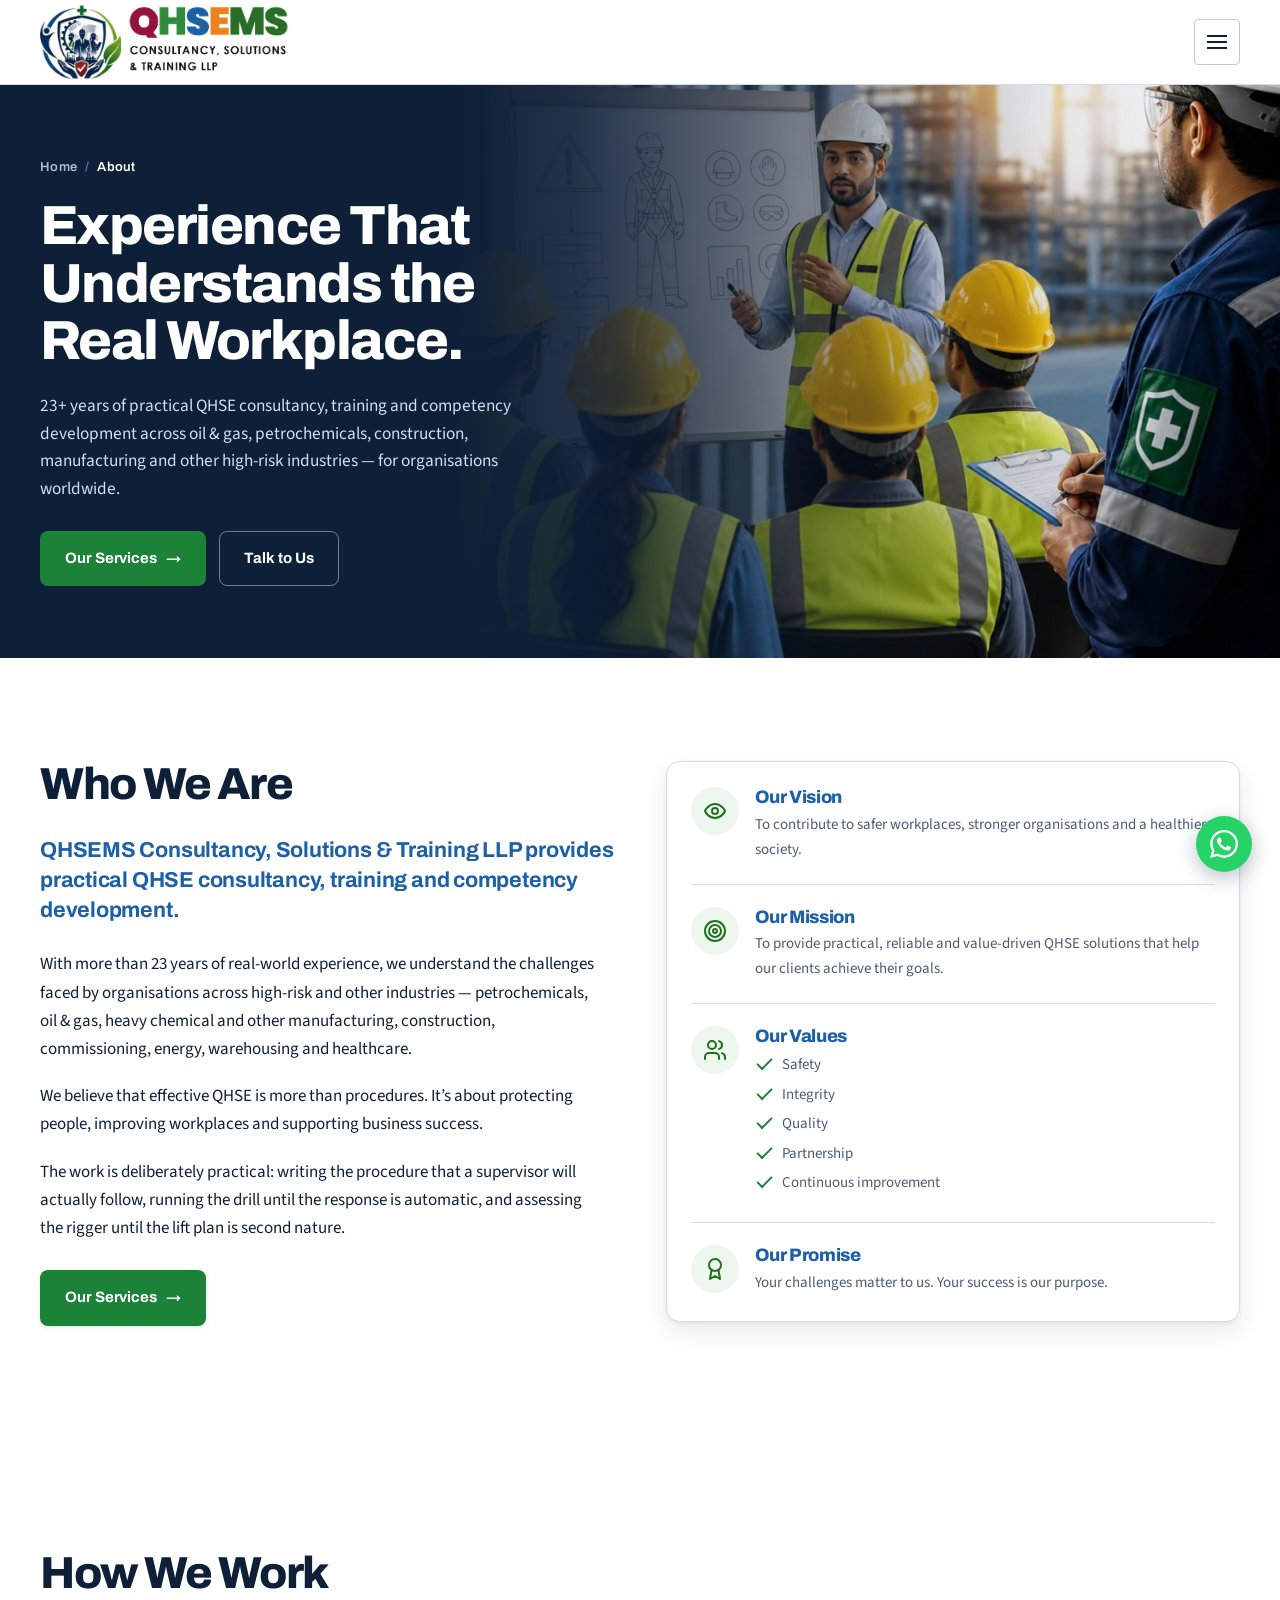
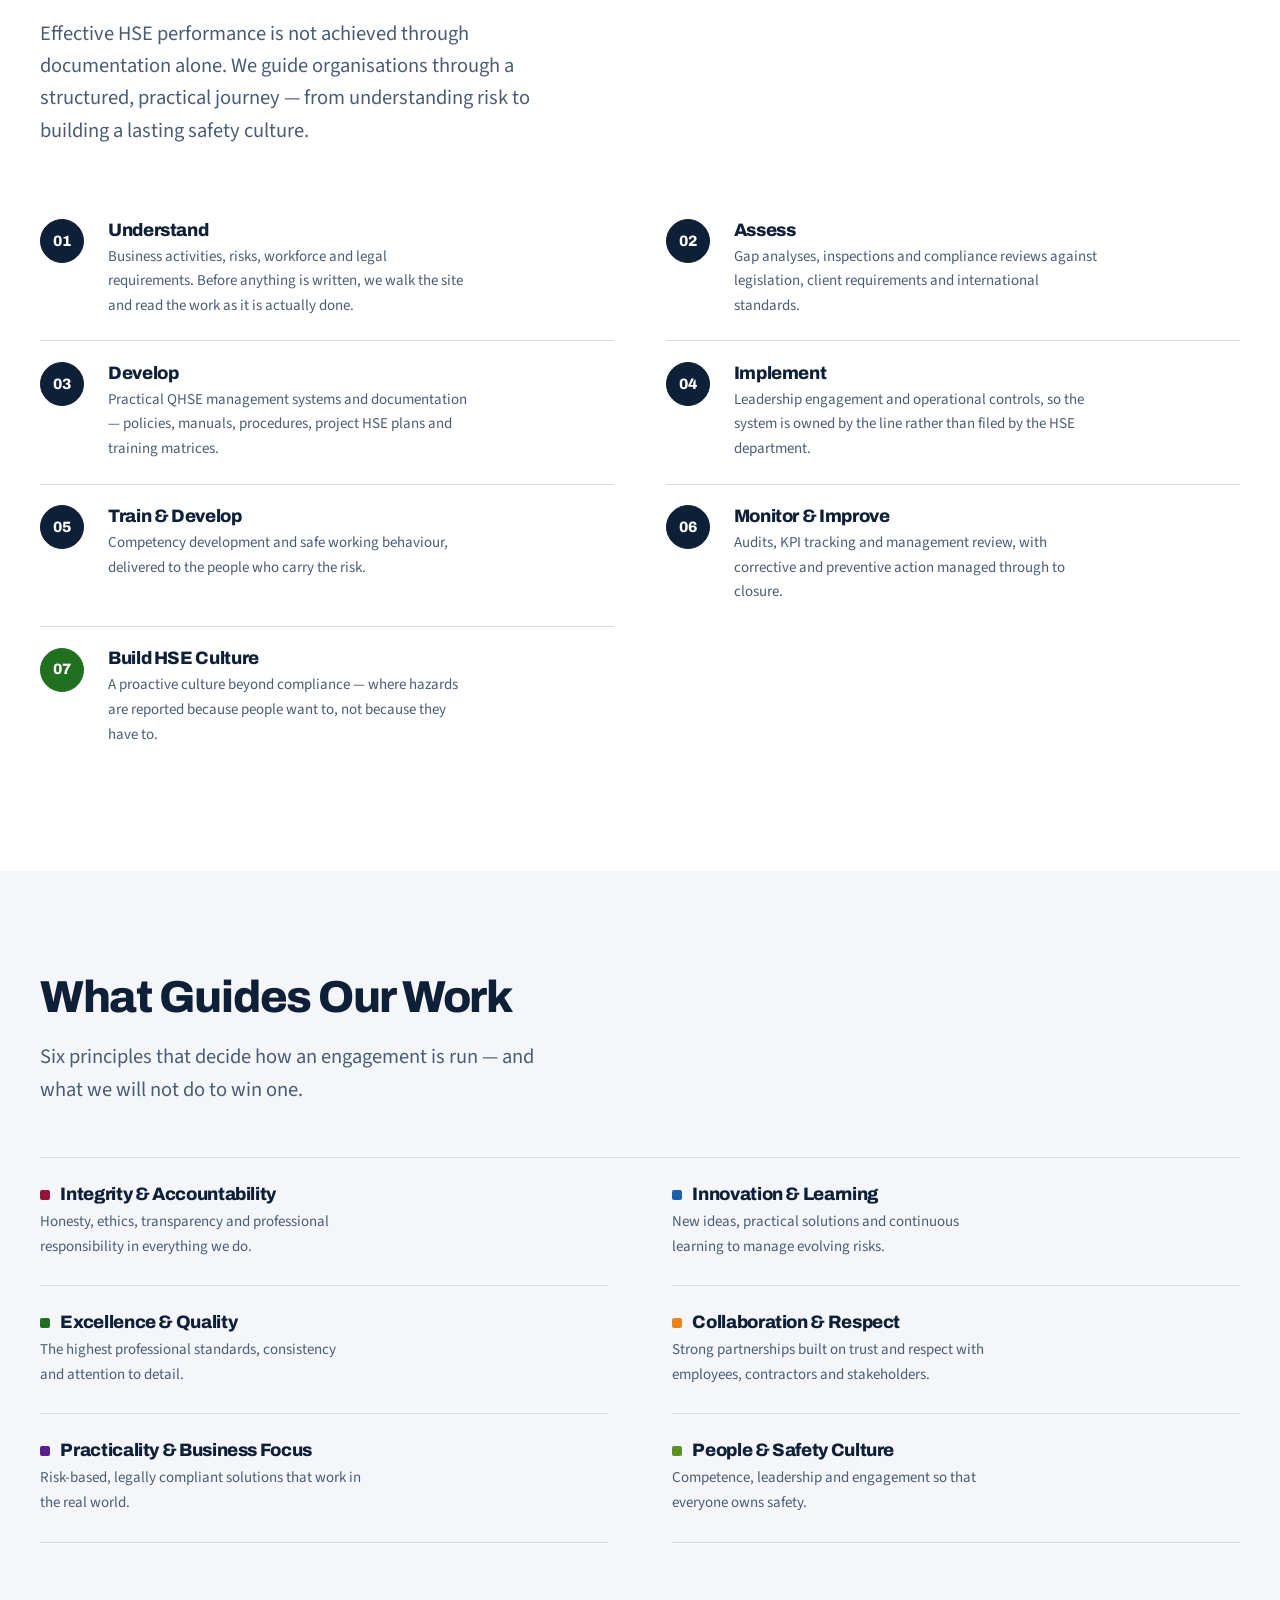
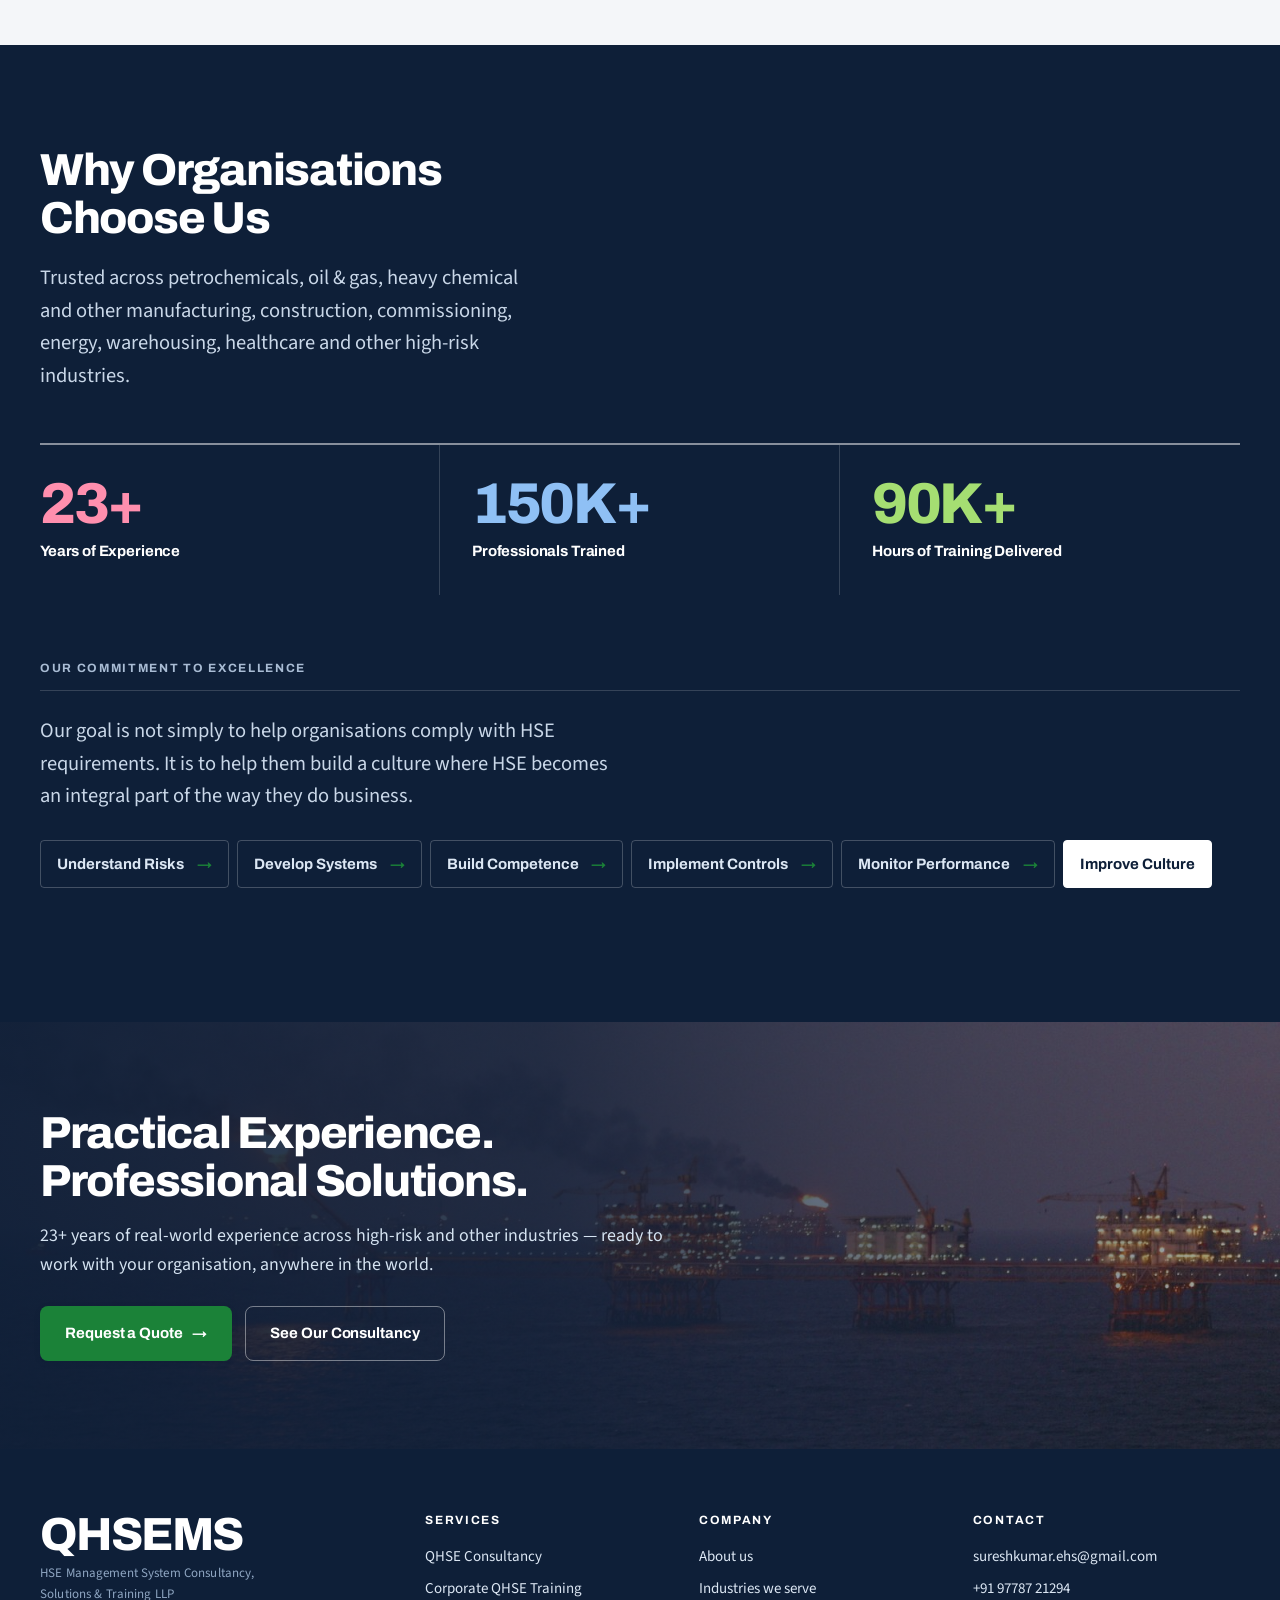
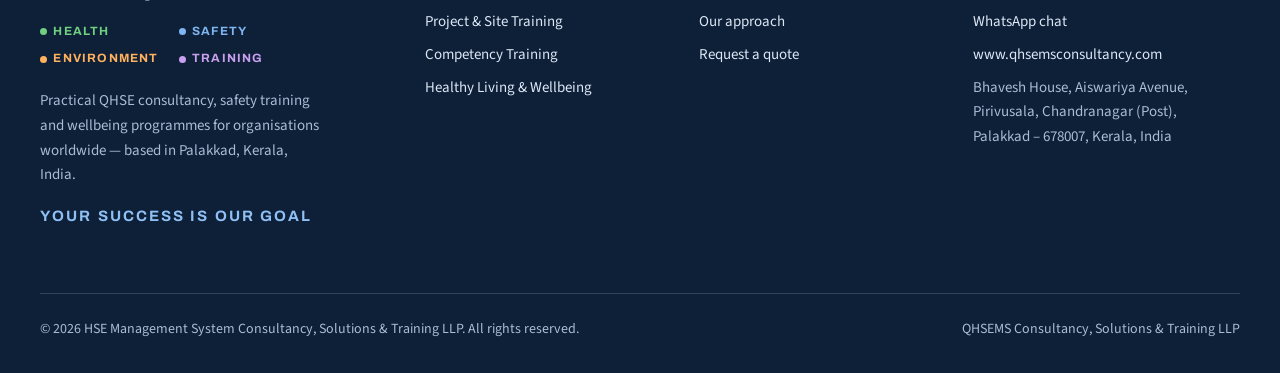
<file: about.html>
<!DOCTYPE html>
<html lang="en-IN">
<head>
<meta charset="utf-8">
<meta name="viewport" content="width=device-width, initial-scale=1">
<title>About QHSEMS | 23+ Years of QHSE Consultancy &amp; Training Worldwide</title>
<meta name="description" content="QHSEMS Consultancy, Solutions &amp; Training LLP: 23+ years of practical QHSE consultancy and safety training for high-risk industries worldwide. Our vision, mission and values.">
<link rel="icon" href="assets/img/favicon.png" type="image/png">
<link rel="canonical" href="https://www.qhsemsconsultancy.com/about.html">
<meta property="og:type" content="website">
<meta property="og:site_name" content="QHSEMS">
<meta property="og:locale" content="en_IN">
<meta property="og:url" content="https://www.qhsemsconsultancy.com/about.html">
<meta property="og:title" content="About QHSEMS | 23+ Years of QHSE Consultancy &amp; Training Worldwide">
<meta property="og:description" content="QHSEMS Consultancy, Solutions &amp; Training LLP: 23+ years of practical QHSE consultancy and safety training for high-risk industries worldwide. Our vision, mission and values.">
<meta property="og:image" content="https://www.qhsemsconsultancy.com/assets/img/og-image.jpg">
<meta property="og:image:width" content="1200">
<meta property="og:image:height" content="630">
<meta property="og:image:alt" content="QHSEMS trainer briefing a site crew in hard hats and hi-vis">
<meta name="twitter:card" content="summary_large_image">
<link rel="apple-touch-icon" href="assets/img/qhsems-emblem.png">
<script type="application/ld+json">
{
 "@context": "https://schema.org",
 "@graph": [
  {
   "@type": "BreadcrumbList",
   "itemListElement": [
    {
     "@type": "ListItem",
     "position": 1,
     "name": "Home",
     "item": "https://www.qhsemsconsultancy.com/"
    },
    {
     "@type": "ListItem",
     "position": 2,
     "name": "About",
     "item": "https://www.qhsemsconsultancy.com/about.html"
    }
   ]
  }
 ]
}
</script>
<link rel="preconnect" href="https://fonts.googleapis.com">
<link rel="preconnect" href="https://fonts.gstatic.com" crossorigin>
<link href="https://fonts.googleapis.com/css2?family=Archivo:wght@500;600;700;800&family=Overpass+Mono:wght@400;600&family=Source+Sans+3:wght@400;600&display=swap" rel="stylesheet">
<link rel="stylesheet" href="assets/css/site.css">
<link rel="preload" as="image" href="assets/img/hero-about.jpg">
</head>
<body data-page="about">
<a class="skip" href="#main">Skip to content</a>

<header class="site-header">
  <div class="wrap site-header__bar">
    <a class="brand" href="index.html" aria-label="QHSEMS — home">
      <img src="assets/img/qhsems-logo-header.jpg" alt="QHSEMS Consultancy, Solutions &amp; Training LLP" width="1170" height="367">
    </a>
    <nav class="nav" id="primary-nav" aria-label="Primary">
      <a href="index.html">Home</a>
      <a href="about.html" aria-current="page">About</a>
      <a href="consultancy.html">Consultancy</a>
      <a href="training.html">Training &amp; Competency</a>
      <a href="wellness.html">Healthy Living</a>
      <a href="industries.html">Industries</a>
      <a href="contact.html">Contact</a>
      <a class="nav__cta btn btn--primary" href="contact.html">Request a Quote</a>
    </nav>
    <div class="header-actions">
      <button class="btn btn--ghost btn--sm basket-btn" id="enquiry-btn" type="button" data-count="0" hidden>
        Enquiry list <span class="n">0</span>
      </button>
      <a class="btn btn--primary btn--sm" href="contact.html">Request a Quote</a>
      <button class="nav-toggle" type="button" aria-expanded="false" aria-controls="primary-nav" aria-label="Menu"><span></span></button>
    </div>
  </div>
</header>

<main id="main">

  <section class="phero">
    <img class="phero__img" src="assets/img/hero-about.jpg" alt="Experienced QHSEMS trainer briefing a site crew in hard hats and hi-vis at an industrial plant" width="980" height="733" fetchpriority="high" style="--pos:center">
    <div class="wrap">
      <div class="phero__inner">
        <nav class="breadcrumb" aria-label="Breadcrumb"><a href="index.html">Home</a><span aria-hidden="true">/</span>About</nav>
        <h1>Experience That Understands the Real Workplace.</h1>
        <p class="phero__lead">23+ years of practical QHSE consultancy, training and competency development across oil &amp; gas, petrochemicals, construction, manufacturing and other high-risk industries &mdash; for organisations worldwide.</p>
        <div class="phero__actions">
          <a class="btn btn--primary" href="index.html#services">Our Services <span class="btn__arrow" aria-hidden="true">&rarr;</span></a>
          <a class="btn btn--on-ink" href="contact.html">Talk to Us</a>
        </div>
      </div>
    </div>
  </section>

  <!-- ============ WHO WE ARE ============ -->
  <section class="section">
    <div class="wrap">
      <div class="two-col" style="align-items:start">
        <div class="reveal">
          <h2>Who We Are</h2>
          <p class="lead-strong">QHSEMS Consultancy, Solutions &amp; Training LLP provides practical QHSE consultancy, training and competency development.</p>
          <p>With more than 23 years of real-world experience, we understand the challenges faced by organisations across high-risk and other industries &mdash; petrochemicals, oil &amp; gas, heavy chemical and other manufacturing, construction, commissioning, energy, warehousing and healthcare.</p>
          <p>We believe that effective QHSE is more than procedures. It&rsquo;s about protecting people, improving workplaces and supporting business success.</p>
          <p>The work is deliberately practical: writing the procedure that a supervisor will actually follow, running the drill until the response is automatic, and assessing the rigger until the lift plan is second nature.</p>
          <p style="margin-top:1.75rem"><a class="btn btn--primary" href="index.html#services">Our Services <span class="btn__arrow" aria-hidden="true">&rarr;</span></a></p>
          <!-- CREDENTIALS HIDDEN: remove `hidden` from the label and list below to show them again -->
          <span class="rule-label" hidden style="margin-top:2.5rem">Standards &amp; awarding bodies we work to</span>
          <ul class="cred-logos" hidden>
            <li><img src="assets/img/cred-iso.png" alt="ISO &mdash; International Organization for Standardization" width="142" height="120" loading="lazy"></li>
            <li><img src="assets/img/cred-medic-first-aid.png" alt="MEDIC First Aid, an HSI company" width="186" height="120" loading="lazy"></li>
            <li><img src="assets/img/cred-iosh.png" alt="IOSH approved training provider 5235" width="120" height="120" loading="lazy"></li>
            <li><img src="assets/img/cred-scaffold-training-institute.png" alt="Scaffold Training Institute" width="125" height="120" loading="lazy"></li>
            <li><img src="assets/img/cred-hsi.png" alt="HSI &mdash; Health &amp; Safety Institute" width="138" height="120" loading="lazy"></li>
            <li><img src="assets/img/cred-ashi.png" alt="American Safety &amp; Health Institute, an HSI company" width="281" height="120" loading="lazy"></li>
          </ul>
        </div>
        <div class="vlist reveal">
          <div class="vitem">
            <span class="icard__icon"><svg viewBox="0 0 24 24" fill="none" stroke="currentColor" stroke-width="2" stroke-linecap="round" stroke-linejoin="round" aria-hidden="true" focusable="false"><path d="M2 12s3-7 10-7 10 7 10 7-3 7-10 7-10-7-10-7Z"/><circle cx="12" cy="12" r="3"/></svg></span>
            <div><h3>Our Vision</h3><p>To contribute to safer workplaces, stronger organisations and a healthier society.</p></div>
          </div>
          <div class="vitem">
            <span class="icard__icon"><svg viewBox="0 0 24 24" fill="none" stroke="currentColor" stroke-width="2" stroke-linecap="round" stroke-linejoin="round" aria-hidden="true" focusable="false"><circle cx="12" cy="12" r="10"/><circle cx="12" cy="12" r="6"/><circle cx="12" cy="12" r="2"/></svg></span>
            <div><h3>Our Mission</h3><p>To provide practical, reliable and value-driven QHSE solutions that help our clients achieve their goals.</p></div>
          </div>
          <div class="vitem">
            <span class="icard__icon"><svg viewBox="0 0 24 24" fill="none" stroke="currentColor" stroke-width="2" stroke-linecap="round" stroke-linejoin="round" aria-hidden="true" focusable="false"><path d="M16 21v-2a4 4 0 0 0-4-4H6a4 4 0 0 0-4 4v2"/><circle cx="9" cy="7" r="4"/><path d="M22 21v-2a4 4 0 0 0-3-3.87"/><path d="M16 3.13a4 4 0 0 1 0 7.75"/></svg></span>
            <div><h3>Our Values</h3>
              <ul class="ticks">
                <li>Safety</li>
                <li>Integrity</li>
                <li>Quality</li>
                <li>Partnership</li>
                <li>Continuous improvement</li>
              </ul>
            </div>
          </div>
          <div class="vitem">
            <span class="icard__icon"><svg viewBox="0 0 24 24" fill="none" stroke="currentColor" stroke-width="2" stroke-linecap="round" stroke-linejoin="round" aria-hidden="true" focusable="false"><circle cx="12" cy="8" r="6"/><path d="M15.48 12.89 17 22l-5-3-5 3 1.52-9.11"/></svg></span>
            <div><h3>Our Promise</h3><p>Your challenges matter to us. Your success is our purpose.</p></div>
          </div>
        </div>
      </div>
    </div>
  </section>

  <!-- ============ APPROACH ============ -->
  <section class="section" id="approach">
    <div class="wrap">
      <div class="section-head reveal">
        <h2>How We Work</h2>
        <p class="lede">Effective HSE performance is not achieved through documentation alone. We guide organisations through a structured, practical journey — from understanding risk to building a lasting safety culture.</p>
      </div>
      <ol class="rail rail--light">
        <li class="reveal"><h3>Understand</h3><p>Business activities, risks, workforce and legal requirements. Before anything is written, we walk the site and read the work as it is actually done.</p></li>
        <li class="reveal"><h3>Assess</h3><p>Gap analyses, inspections and compliance reviews against legislation, client requirements and international standards.</p></li>
        <li class="reveal"><h3>Develop</h3><p>Practical QHSE management systems and documentation — policies, manuals, procedures, project HSE plans and training matrices.</p></li>
        <li class="reveal"><h3>Implement</h3><p>Leadership engagement and operational controls, so the system is owned by the line rather than filed by the HSE department.</p></li>
        <li class="reveal"><h3>Train &amp; Develop</h3><p>Competency development and safe working behaviour, delivered to the people who carry the risk.</p></li>
        <li class="reveal"><h3>Monitor &amp; Improve</h3><p>Audits, KPI tracking and management review, with corrective and preventive action managed through to closure.</p></li>
        <li class="reveal"><h3>Build HSE Culture</h3><p>A proactive culture beyond compliance — where hazards are reported because people want to, not because they have to.</p></li>
      </ol>
    </div>
  </section>

  <!-- ============ PRINCIPLES ============ -->
  <section class="section section--surface" id="principles">
    <div class="wrap">
      <div class="section-head reveal">
        <h2>What Guides Our Work</h2>
        <p class="lede">Six principles that decide how an engagement is run — and what we will not do to win one.</p>
      </div>
      <div class="principles">
        <div class="principle reveal" style="--c:var(--crimson)">
          <h3>Integrity &amp; Accountability</h3>
          <p>Honesty, ethics, transparency and professional responsibility in everything we do.</p>
        </div>
        <div class="principle reveal" style="--c:var(--safety)">
          <h3>Innovation &amp; Learning</h3>
          <p>New ideas, practical solutions and continuous learning to manage evolving risks.</p>
        </div>
        <div class="principle reveal" style="--c:var(--health)">
          <h3>Excellence &amp; Quality</h3>
          <p>The highest professional standards, consistency and attention to detail.</p>
        </div>
        <div class="principle reveal" style="--c:var(--environ)">
          <h3>Collaboration &amp; Respect</h3>
          <p>Strong partnerships built on trust and respect with employees, contractors and stakeholders.</p>
        </div>
        <div class="principle reveal" style="--c:var(--training)">
          <h3>Practicality &amp; Business Focus</h3>
          <p>Risk-based, legally compliant solutions that work in the real world.</p>
        </div>
        <div class="principle reveal" style="--c:var(--leaf)">
          <h3>People &amp; Safety Culture</h3>
          <p>Competence, leadership and engagement so that everyone owns safety.</p>
        </div>
      </div>
    </div>
  </section>

  <!-- ============ TRACK RECORD ============ -->
  <section class="section section--ink">
    <div class="wrap">
      <div class="section-head reveal">
        <h2>Why Organisations Choose Us</h2>
        <p class="lede">Trusted across petrochemicals, oil &amp; gas, heavy chemical and other manufacturing, construction, commissioning, energy, warehousing, healthcare and other high-risk industries.</p>
      </div>
      <div class="record">
        <div class="record__item reveal">
          <span class="record__n">23+</span>
          <p class="record__label">Years of Experience</p>
        </div>
        <div class="record__item reveal">
          <span class="record__n">150K+</span>
          <p class="record__label">Professionals Trained</p>
        </div>
        <div class="record__item reveal">
          <span class="record__n">90K+</span>
          <p class="record__label">Hours of Training Delivered</p>
        </div>
      </div>

      <div style="margin-top:clamp(2.5rem,5vw,4rem)" class="reveal">
        <span class="rule-label">Our commitment to excellence</span>
        <p class="lede" style="max-width:58ch">Our goal is not simply to help organisations comply with HSE requirements. It is to help them build a culture where HSE becomes an integral part of the way they do business.</p>
        <ul class="chain" style="margin-top:1.75rem">
          <li style="background:transparent;color:#DCE7F4;border-color:rgba(255,255,255,.22)">Understand Risks</li>
          <li style="background:transparent;color:#DCE7F4;border-color:rgba(255,255,255,.22)">Develop Systems</li>
          <li style="background:transparent;color:#DCE7F4;border-color:rgba(255,255,255,.22)">Build Competence</li>
          <li style="background:transparent;color:#DCE7F4;border-color:rgba(255,255,255,.22)">Implement Controls</li>
          <li style="background:transparent;color:#DCE7F4;border-color:rgba(255,255,255,.22)">Monitor Performance</li>
          <li style="background:#fff;color:var(--ink);border-color:#fff">Improve Culture</li>
        </ul>
      </div>
    </div>
  </section>

  <section class="pband">
    <img class="pband__img" src="assets/img/band-offshore-dusk.jpg" alt="" width="1600" height="1067" loading="lazy" style="--pos:center">
    <div class="wrap">
      <div class="pband__inner">
        <h2>Practical Experience. Professional Solutions.</h2>
        <p>23+ years of real-world experience across high-risk and other industries &mdash; ready to work with your organisation, anywhere in the world.</p>
        <div class="pband__actions">
          <a class="btn btn--primary" href="contact.html">Request a Quote <span class="btn__arrow" aria-hidden="true">&rarr;</span></a>
          <a class="btn btn--on-ink" href="consultancy.html">See Our Consultancy</a>
        </div>
      </div>
    </div>
  </section>

</main>

<footer class="site-footer">
  <div class="wrap">
    <div class="footer-grid">
      <div class="footer-brand">
        <p class="footer-word">QHSEMS</p>
        <p class="footer-legal">HSE Management System Consultancy, Solutions &amp; Training LLP</p>
        <ul class="footer-pillars">
          <li style="--c:#6FD07F">Health</li>
          <li style="--c:#7FB6F0">Safety</li>
          <li style="--c:#FFB25E">Environment</li>
          <li style="--c:#C9A0F0">Training</li>
        </ul>
        <p>Practical QHSE consultancy, safety training and wellbeing programmes for organisations worldwide &mdash; based in Palakkad, Kerala, India.</p>
        <p class="footer-tag">Your Success Is Our Goal</p>
      </div>
      <div class="footer-col">
        <h4>Services</h4>
        <ul>
          <li><a href="consultancy.html">QHSE Consultancy</a></li>
          <li><a href="training.html#corporate">Corporate QHSE Training</a></li>
          <li><a href="training.html#project">Project &amp; Site Training</a></li>
          <li><a href="training.html#craft">Competency Training</a></li>
          <li><a href="wellness.html">Healthy Living &amp; Wellbeing</a></li>
        </ul>
      </div>
      <div class="footer-col">
        <h4>Company</h4>
        <ul>
          <li><a href="about.html">About us</a></li>
          <li><a href="industries.html">Industries we serve</a></li>
          <li><a href="about.html#approach">Our approach</a></li>
          <li><a href="contact.html">Request a quote</a></li>
        </ul>
      </div>
      <div class="footer-col">
        <h4>Contact</h4>
        <ul>
          <li><a href="mailto:sureshkumar.ehs@gmail.com">sureshkumar.ehs@gmail.com</a></li>
          <li><a href="tel:+919778721294">+91 97787 21294</a></li>
          <li><a href="https://wa.me/919778721294?text=Hello%20QHSEMS%2C%20I%20would%20like%20to%20enquire%20about%20your%20services." target="_blank" rel="noopener">WhatsApp chat</a></li>
          <li><a href="https://www.qhsemsconsultancy.com/">www.qhsemsconsultancy.com</a></li>
          <li>Bhavesh House, Aiswariya Avenue,<br>Pirivusala, Chandranagar (Post),<br>Palakkad &ndash; 678007, Kerala, India</li>
        </ul>
      </div>
    </div>
    <div class="footer-bottom">
      <span>&copy; <span data-year>2026</span> HSE Management System Consultancy, Solutions &amp; Training LLP. All rights reserved.</span>
      <span>QHSEMS Consultancy, Solutions &amp; Training LLP</span>
    </div>
  </div>
</footer>

<a class="wa-float" href="https://wa.me/919778721294?text=Hello%20QHSEMS%2C%20I%20would%20like%20to%20enquire%20about%20your%20services." target="_blank" rel="noopener" aria-label="Chat with us on WhatsApp" title="Chat with us on WhatsApp"><svg viewBox="0 0 24 24" width="28" height="28" aria-hidden="true" focusable="false"><path fill="currentColor" d="M17.472 14.382c-.297-.149-1.758-.867-2.03-.967-.273-.099-.471-.148-.67.15-.197.297-.767.966-.94 1.164-.173.199-.347.223-.644.075-.297-.15-1.255-.463-2.39-1.475-.883-.788-1.48-1.761-1.653-2.059-.173-.297-.018-.458.13-.606.134-.133.298-.347.446-.52.149-.174.198-.298.298-.497.099-.198.05-.371-.025-.52-.075-.149-.669-1.612-.916-2.207-.242-.579-.487-.5-.669-.51-.173-.008-.371-.01-.57-.01-.198 0-.52.074-.792.372-.272.297-1.04 1.016-1.04 2.479 0 1.462 1.065 2.875 1.213 3.074.149.198 2.096 3.2 5.077 4.487.709.306 1.262.489 1.694.625.712.227 1.36.195 1.871.118.571-.085 1.758-.719 2.006-1.413.248-.694.248-1.289.173-1.413-.074-.124-.272-.198-.57-.347m-5.421 7.403h-.004a9.87 9.87 0 0 1-5.031-1.378l-.361-.214-3.741.982.998-3.648-.235-.374a9.86 9.86 0 0 1-1.51-5.26c.001-5.45 4.436-9.884 9.888-9.884 2.64 0 5.122 1.03 6.988 2.898a9.825 9.825 0 0 1 2.893 6.994c-.003 5.45-4.437 9.884-9.885 9.884m8.413-18.297A11.815 11.815 0 0 0 12.05 0C5.495 0 .16 5.335.157 11.892c0 2.096.547 4.142 1.588 5.945L.057 24l6.305-1.654a11.882 11.882 0 0 0 5.683 1.448h.005c6.554 0 11.89-5.335 11.893-11.893a11.821 11.821 0 0 0-3.48-8.413Z"/></svg></a>

<script src="assets/js/site.js"></script>
</body>
</html>
</file>
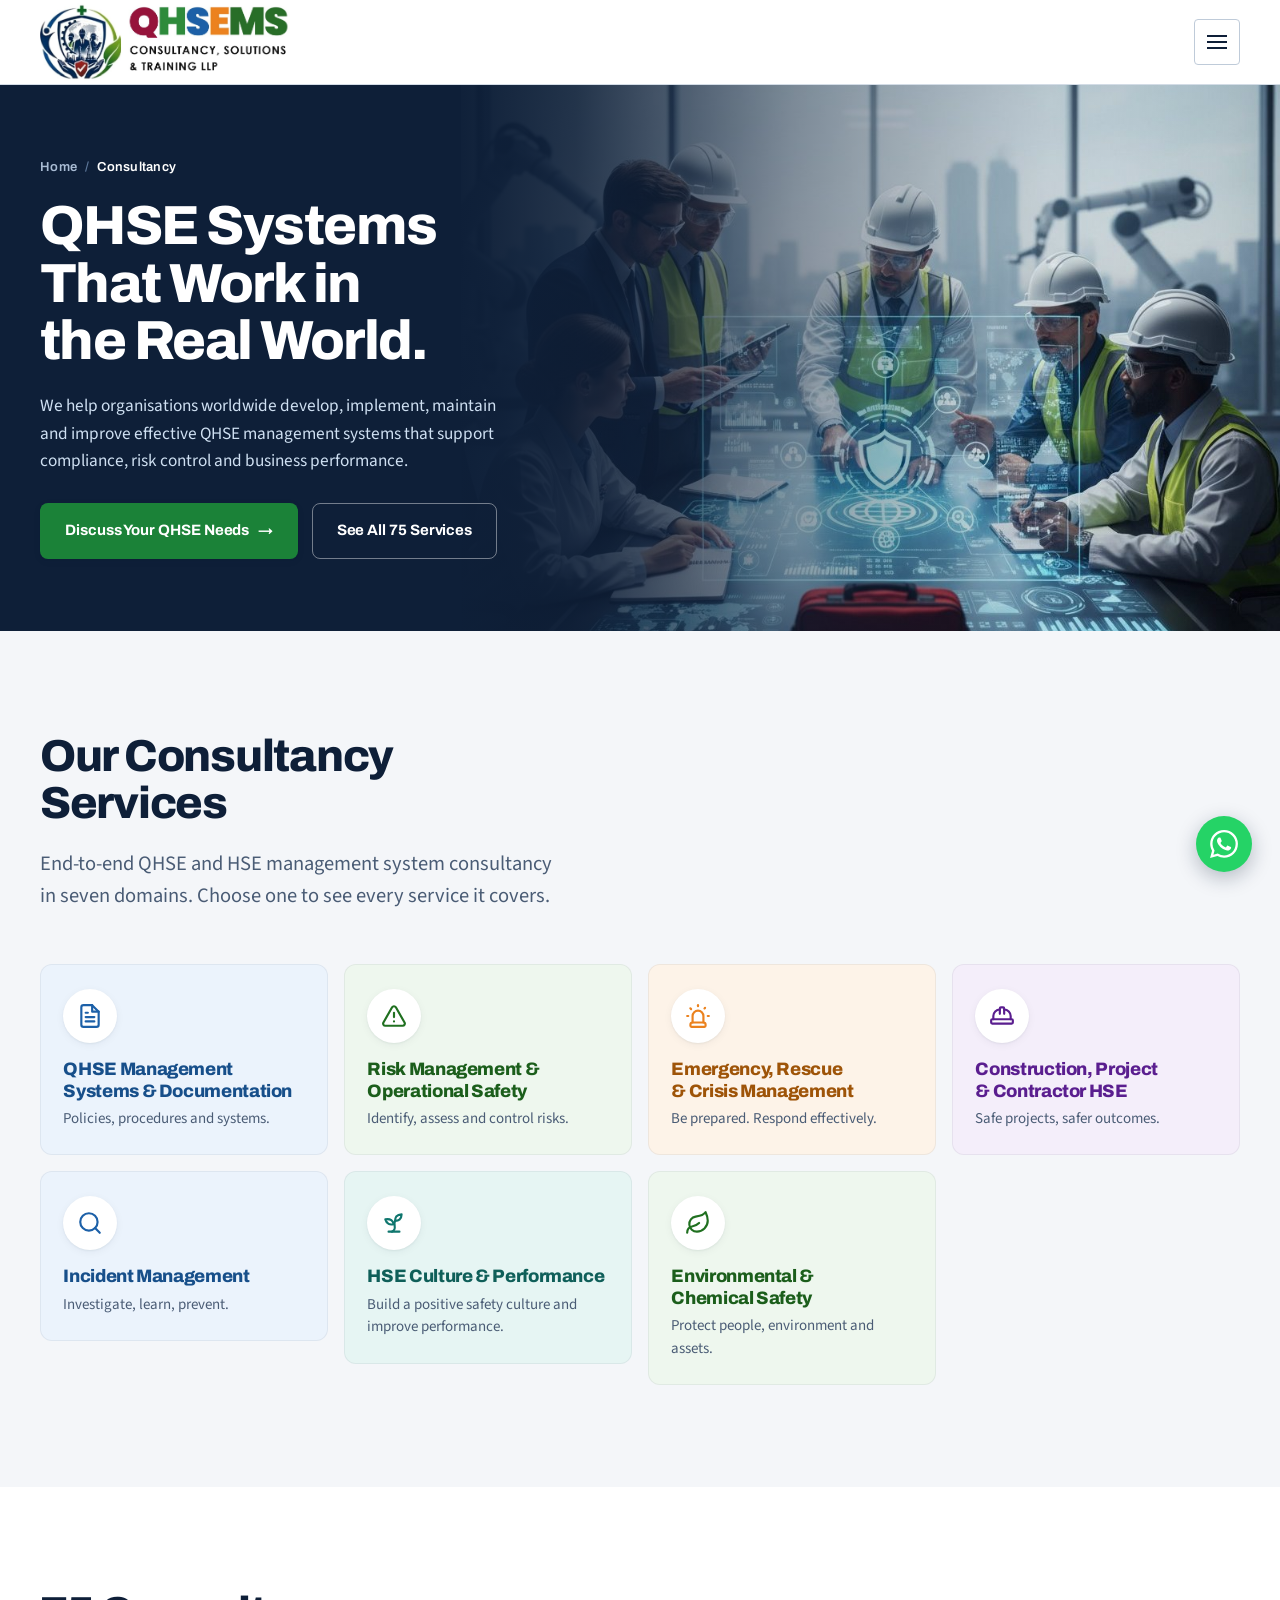
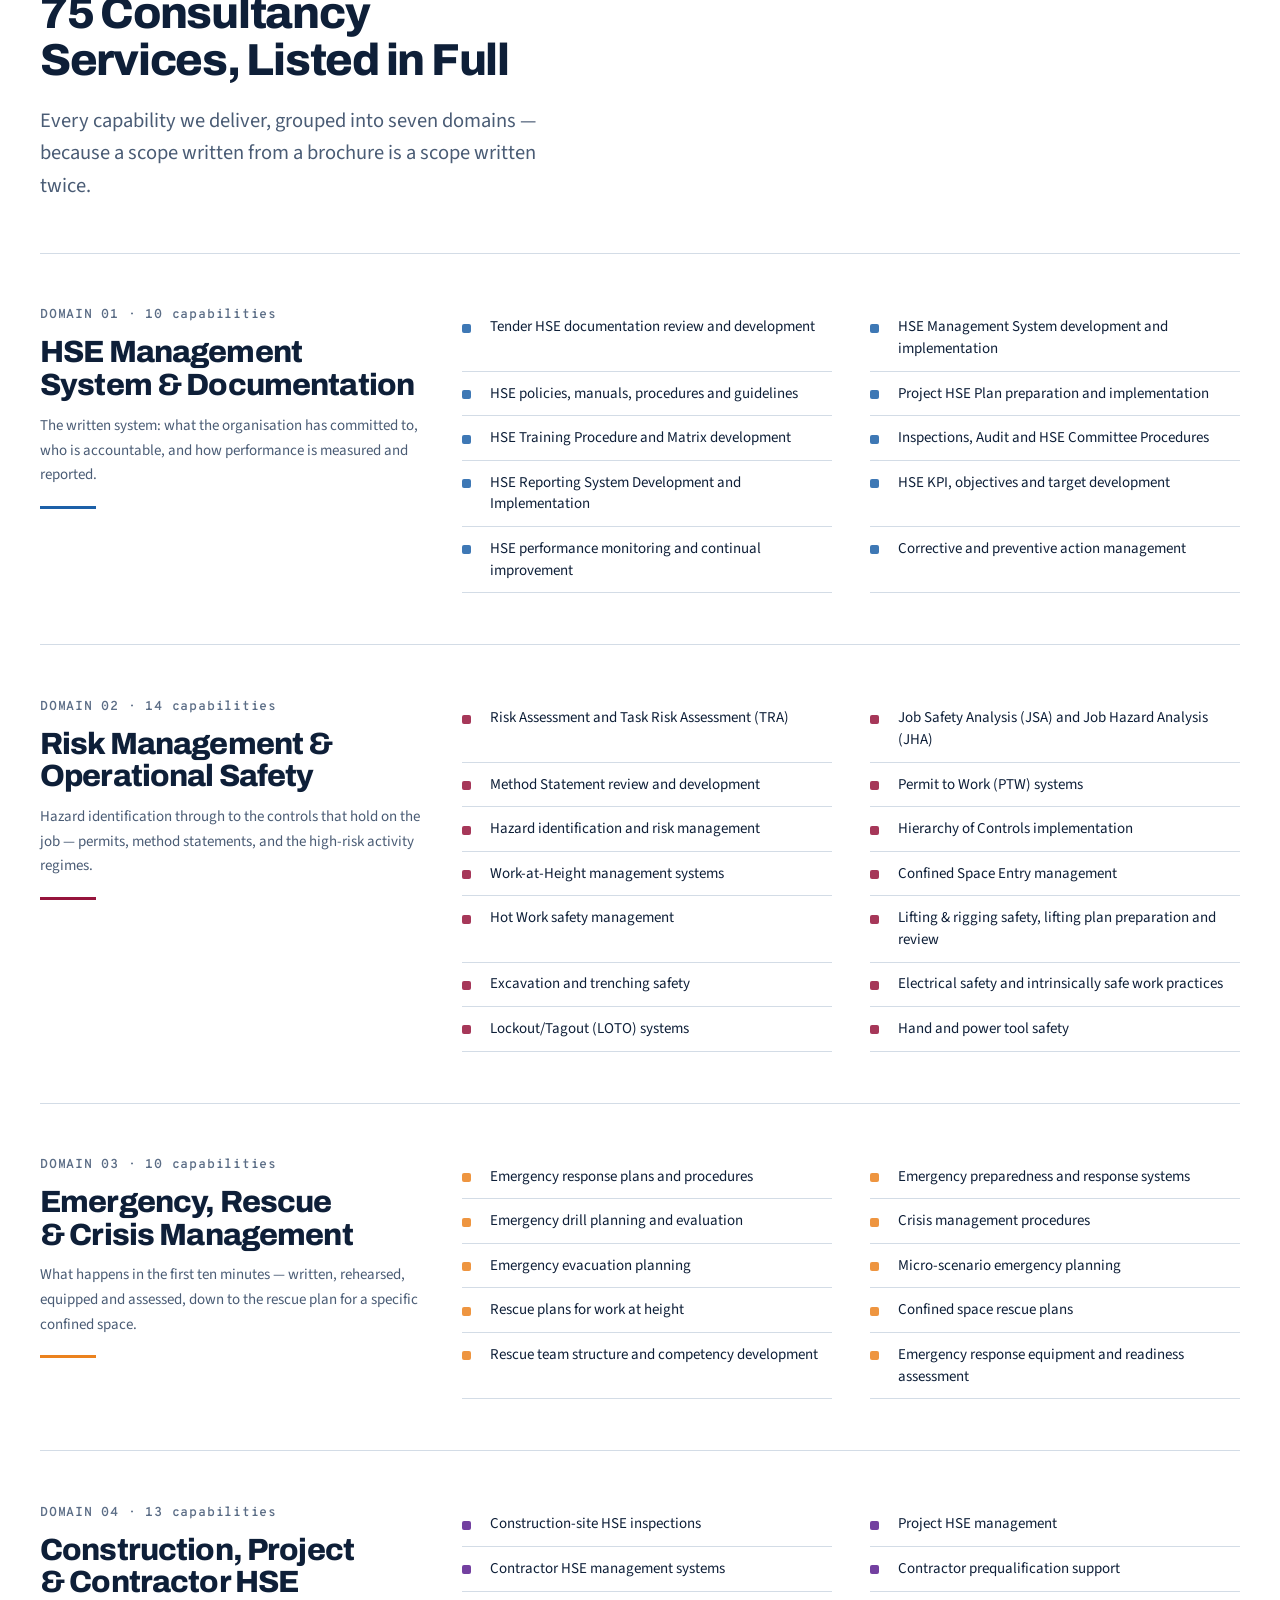
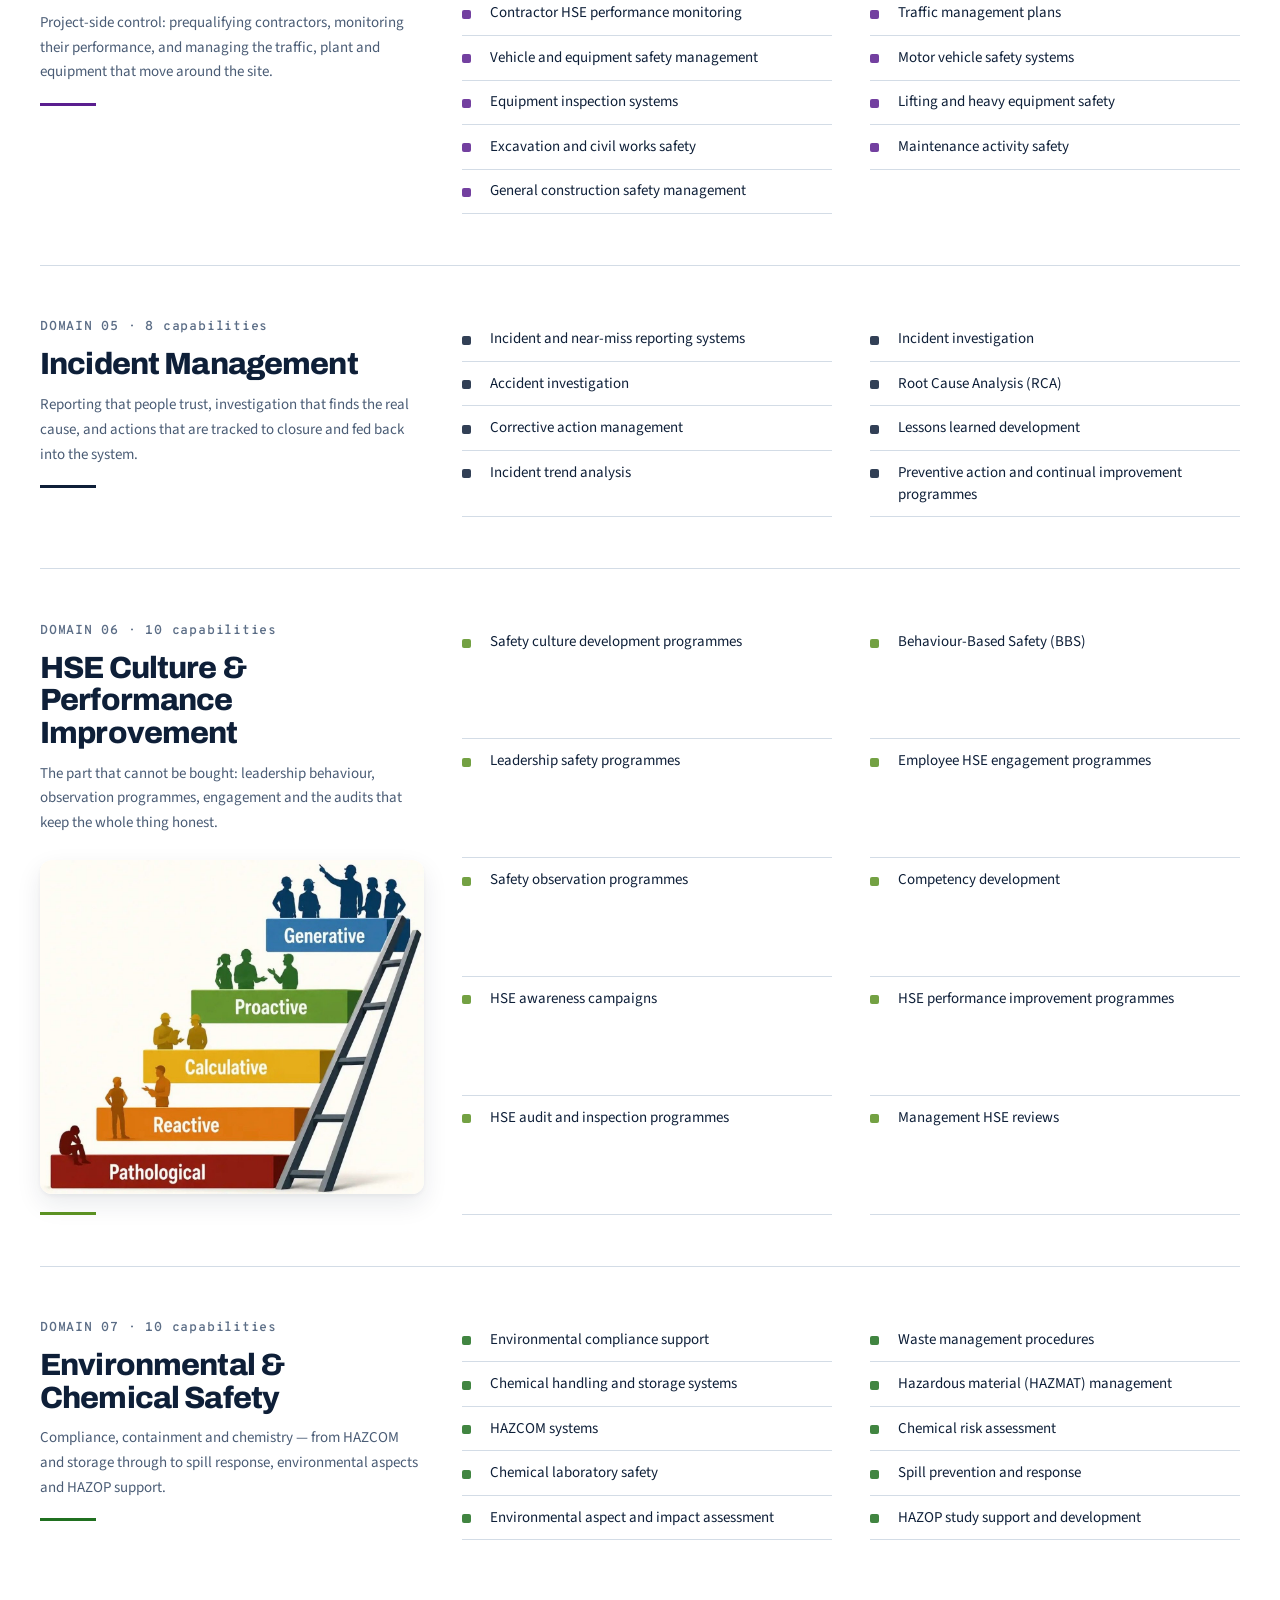
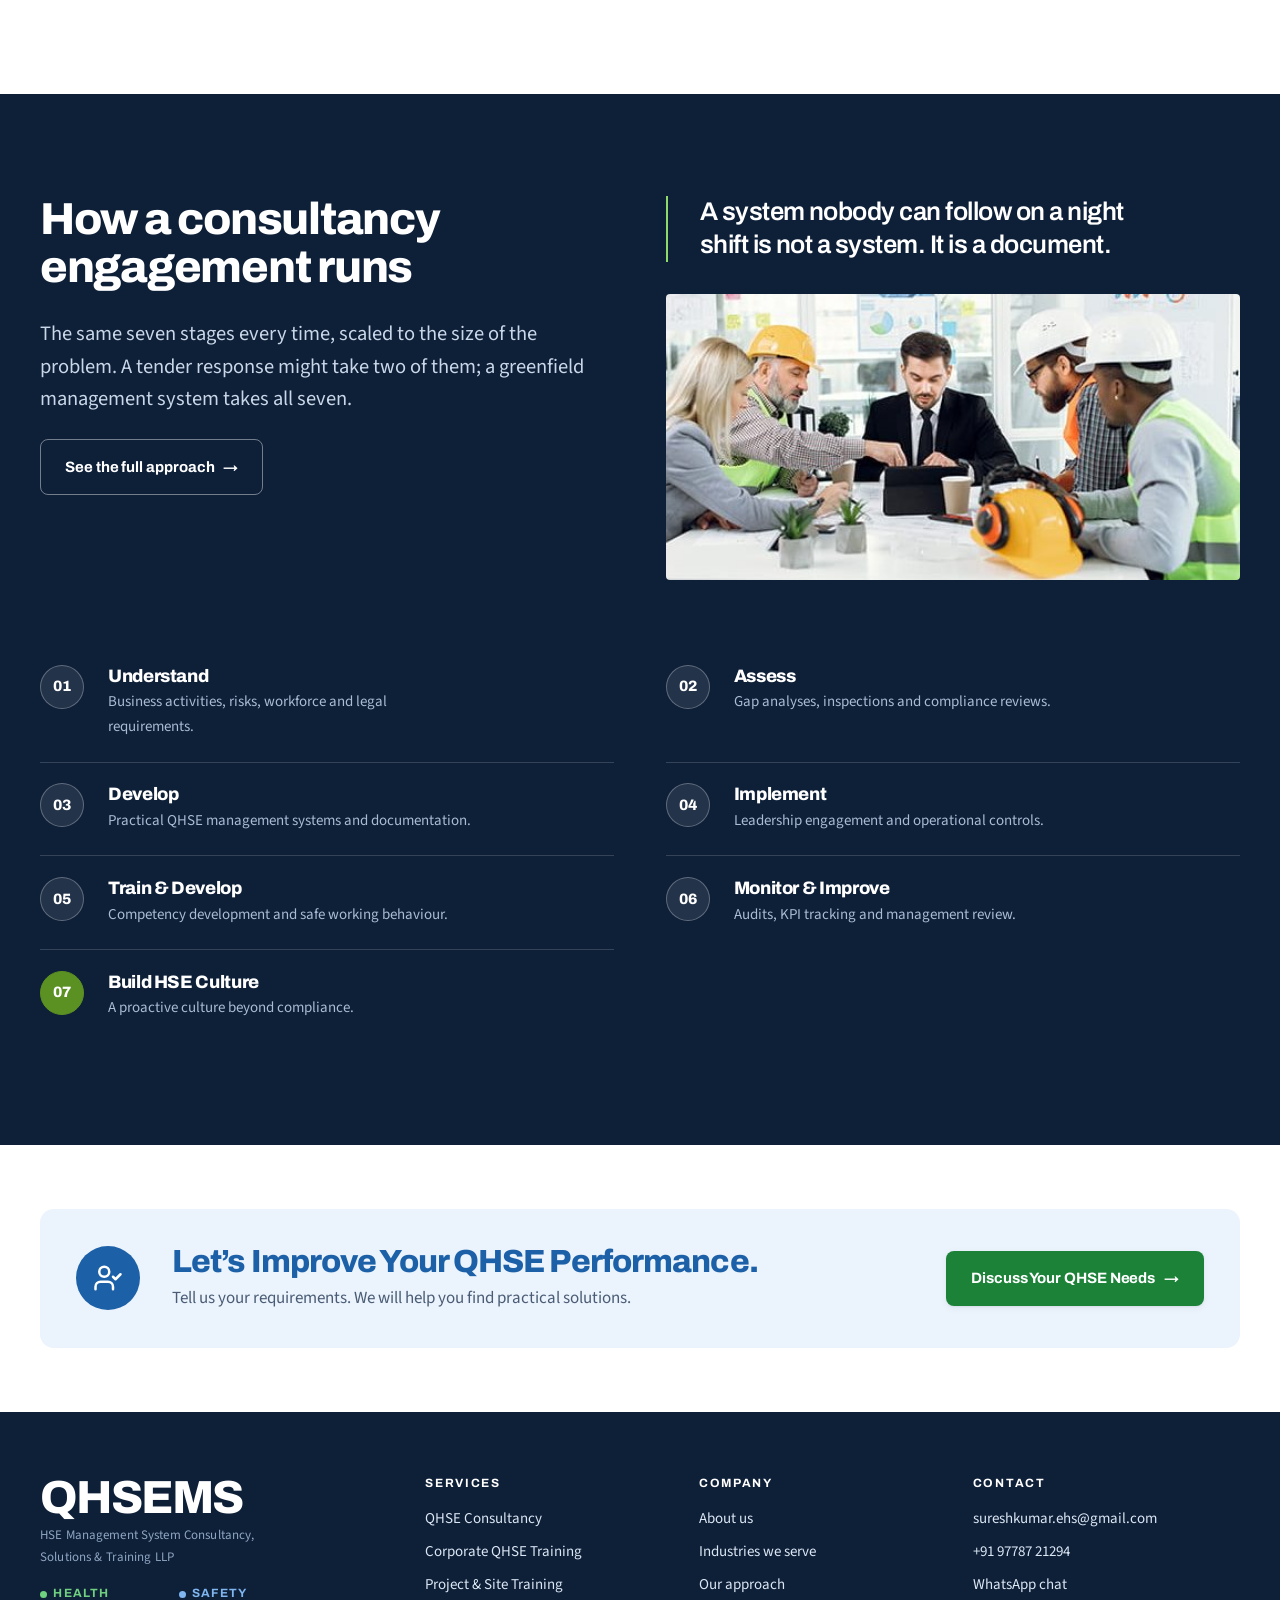
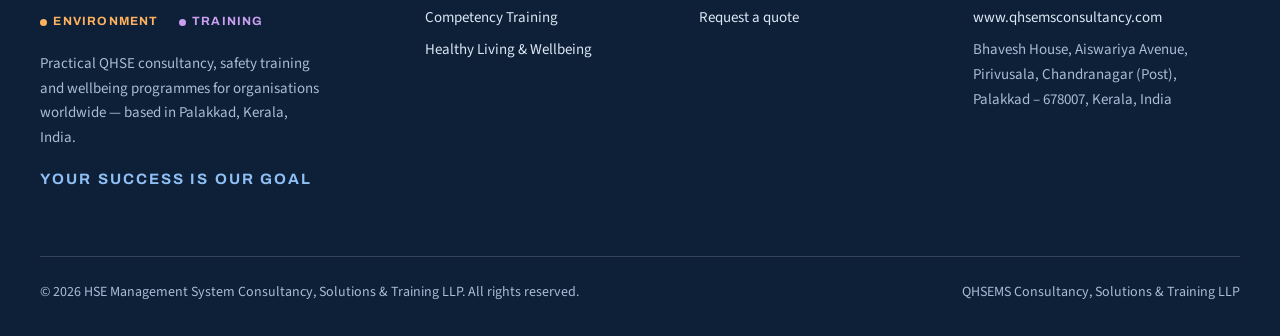
<file: consultancy.html>
<!DOCTYPE html>
<html lang="en-IN">
<head>
<meta charset="utf-8">
<meta name="viewport" content="width=device-width, initial-scale=1">
<title>QHSE &amp; HSE Management System Consultancy Worldwide | QHSEMS</title>
<meta name="description" content="QHSE management system consultancy worldwide: HSE documentation, risk assessment, emergency response, contractor HSE, incident investigation, safety culture and environmental safety.">
<link rel="icon" href="assets/img/favicon.png" type="image/png">
<link rel="canonical" href="https://www.qhsemsconsultancy.com/consultancy.html">
<meta property="og:type" content="website">
<meta property="og:site_name" content="QHSEMS">
<meta property="og:locale" content="en_IN">
<meta property="og:url" content="https://www.qhsemsconsultancy.com/consultancy.html">
<meta property="og:title" content="QHSE &amp; HSE Management System Consultancy Worldwide | QHSEMS">
<meta property="og:description" content="QHSE management system consultancy worldwide: HSE documentation, risk assessment, emergency response, contractor HSE, incident investigation, safety culture and environmental safety.">
<meta property="og:image" content="https://www.qhsemsconsultancy.com/assets/img/og-image.jpg">
<meta property="og:image:width" content="1200">
<meta property="og:image:height" content="630">
<meta property="og:image:alt" content="QHSEMS trainer briefing a site crew in hard hats and hi-vis">
<meta name="twitter:card" content="summary_large_image">
<link rel="apple-touch-icon" href="assets/img/qhsems-emblem.png">
<script type="application/ld+json">
{
 "@context": "https://schema.org",
 "@graph": [
  {
   "@type": "BreadcrumbList",
   "itemListElement": [
    {
     "@type": "ListItem",
     "position": 1,
     "name": "Home",
     "item": "https://www.qhsemsconsultancy.com/"
    },
    {
     "@type": "ListItem",
     "position": 2,
     "name": "Consultancy",
     "item": "https://www.qhsemsconsultancy.com/consultancy.html"
    }
   ]
  }
 ]
}
</script>
<link rel="preconnect" href="https://fonts.googleapis.com">
<link rel="preconnect" href="https://fonts.gstatic.com" crossorigin>
<link href="https://fonts.googleapis.com/css2?family=Archivo:wght@500;600;700;800&family=Overpass+Mono:wght@400;600&family=Source+Sans+3:wght@400;600&display=swap" rel="stylesheet">
<link rel="stylesheet" href="assets/css/site.css">
<link rel="preload" as="image" href="assets/img/hero-consultancy.jpg">
</head>
<body data-page="consultancy">
<a class="skip" href="#main">Skip to content</a>

<header class="site-header">
  <div class="wrap site-header__bar">
    <a class="brand" href="index.html" aria-label="QHSEMS — home">
      <img src="assets/img/qhsems-logo-header.jpg" alt="QHSEMS Consultancy, Solutions &amp; Training LLP" width="1170" height="367">
    </a>
    <nav class="nav" id="primary-nav" aria-label="Primary">
      <a href="index.html">Home</a>
      <a href="about.html">About</a>
      <a href="consultancy.html" aria-current="page">Consultancy</a>
      <a href="training.html">Training &amp; Competency</a>
      <a href="wellness.html">Healthy Living</a>
      <a href="industries.html">Industries</a>
      <a href="contact.html">Contact</a>
      <a class="nav__cta btn btn--primary" href="contact.html">Request a Quote</a>
    </nav>
    <div class="header-actions">
      <button class="btn btn--ghost btn--sm basket-btn" id="enquiry-btn" type="button" data-count="0" hidden>
        Enquiry list <span class="n">0</span>
      </button>
      <a class="btn btn--primary btn--sm" href="contact.html">Request a Quote</a>
      <button class="nav-toggle" type="button" aria-expanded="false" aria-controls="primary-nav" aria-label="Menu"><span></span></button>
    </div>
  </div>
</header>

<main id="main">

  <section class="phero">
    <img class="phero__img" src="assets/img/hero-consultancy.jpg" alt="QHSE consultants and site engineers in hard hats reviewing a digital safety management dashboard" width="1024" height="820" fetchpriority="high" style="--pos:center 40%">
    <div class="wrap">
      <div class="phero__inner">
        <nav class="breadcrumb" aria-label="Breadcrumb"><a href="index.html">Home</a><span aria-hidden="true">/</span>Consultancy</nav>
        <h1>QHSE Systems That Work in the Real World.</h1>
        <p class="phero__lead">We help organisations worldwide develop, implement, maintain and improve effective QHSE management systems that support compliance, risk control and business performance.</p>
        <div class="phero__actions">
          <a class="btn btn--primary" href="contact.html">Discuss Your QHSE Needs <span class="btn__arrow" aria-hidden="true">&rarr;</span></a>
          <a class="btn btn--on-ink" href="#services">See All 75 Services</a>
        </div>
      </div>
    </div>
  </section>

  <!-- ============ SERVICE CARDS ============ -->
  <section class="section section--surface">
    <div class="wrap">
      <div class="section-head reveal">
        <h2>Our Consultancy Services</h2>
        <p class="lede">End-to-end QHSE and HSE management system consultancy in seven domains. Choose one to see every service it covers.</p>
      </div>
      <ul class="icards">
        <li style="list-style:none;margin:0"><a class="icard t-blue  reveal" href="#d1">
          <span class="icard__icon"><svg viewBox="0 0 24 24" fill="none" stroke="currentColor" stroke-width="2" stroke-linecap="round" stroke-linejoin="round" aria-hidden="true" focusable="false"><path d="M14 2H6a2 2 0 0 0-2 2v16a2 2 0 0 0 2 2h12a2 2 0 0 0 2-2V8z"/><path d="M14 2v6h6"/><path d="M16 13H8"/><path d="M16 17H8"/><path d="M10 9H8"/></svg></span>
          <h3>QHSE Management Systems &amp; Documentation</h3>
          <p>Policies, procedures and systems.</p>
        </a></li>
        <li style="list-style:none;margin:0"><a class="icard t-green  reveal" href="#d2">
          <span class="icard__icon"><svg viewBox="0 0 24 24" fill="none" stroke="currentColor" stroke-width="2" stroke-linecap="round" stroke-linejoin="round" aria-hidden="true" focusable="false"><path d="m21.73 18-8-14a2 2 0 0 0-3.48 0l-8 14A2 2 0 0 0 4 21h16a2 2 0 0 0 1.73-3Z"/><path d="M12 9v4"/><path d="M12 17h.01"/></svg></span>
          <h3>Risk Management &amp; Operational Safety</h3>
          <p>Identify, assess and control risks.</p>
        </a></li>
        <li style="list-style:none;margin:0"><a class="icard t-orange  reveal" href="#d3">
          <span class="icard__icon"><svg viewBox="0 0 24 24" fill="none" stroke="currentColor" stroke-width="2" stroke-linecap="round" stroke-linejoin="round" aria-hidden="true" focusable="false"><path d="M7 18v-6a5 5 0 1 1 10 0v6"/><path d="M5 21a1 1 0 0 0 1 1h12a1 1 0 0 0 1-1v-1a2 2 0 0 0-2-2H7a2 2 0 0 0-2 2z"/><path d="M21 12h1"/><path d="M18.5 4.5 18 5"/><path d="M2 12h1"/><path d="M12 2v1"/><path d="m4.93 4.93.71.71"/></svg></span>
          <h3>Emergency, Rescue &amp; Crisis Management</h3>
          <p>Be prepared. Respond effectively.</p>
        </a></li>
        <li style="list-style:none;margin:0"><a class="icard t-purple  reveal" href="#d4">
          <span class="icard__icon"><svg viewBox="0 0 24 24" fill="none" stroke="currentColor" stroke-width="2" stroke-linecap="round" stroke-linejoin="round" aria-hidden="true" focusable="false"><path d="M2 18a1 1 0 0 0 1 1h18a1 1 0 0 0 1-1v-2a1 1 0 0 0-1-1H3a1 1 0 0 0-1 1v2z"/><path d="M10 10V5a1 1 0 0 1 1-1h2a1 1 0 0 1 1 1v5"/><path d="M4 15v-3a6 6 0 0 1 6-6"/><path d="M14 6a6 6 0 0 1 6 6v3"/></svg></span>
          <h3>Construction, Project &amp; Contractor HSE</h3>
          <p>Safe projects, safer outcomes.</p>
        </a></li>
        <li style="list-style:none;margin:0"><a class="icard t-blue  reveal" href="#d5">
          <span class="icard__icon"><svg viewBox="0 0 24 24" fill="none" stroke="currentColor" stroke-width="2" stroke-linecap="round" stroke-linejoin="round" aria-hidden="true" focusable="false"><circle cx="11" cy="11" r="8"/><path d="m21 21-4.3-4.3"/></svg></span>
          <h3>Incident Management</h3>
          <p>Investigate, learn, prevent.</p>
        </a></li>
        <li style="list-style:none;margin:0"><a class="icard t-teal  reveal" href="#d6">
          <span class="icard__icon"><svg viewBox="0 0 24 24" fill="none" stroke="currentColor" stroke-width="2" stroke-linecap="round" stroke-linejoin="round" aria-hidden="true" focusable="false"><path d="M7 20h10"/><path d="M10 20c5.5-2.5.8-6.4 3-10"/><path d="M9.5 9.4c1.1.8 1.8 2.2 2.3 3.7-2 .4-3.5.4-4.8-.3-1.2-.6-2.3-1.9-3-4.2 2.8-.5 4.4 0 5.5.8z"/><path d="M14.1 6a7 7 0 0 0-1.1 4c1.9-.1 3.3-.6 4.3-1.4 1-1 1.6-2.3 1.7-4.6-2.7.1-4 1-4.9 2z"/></svg></span>
          <h3>HSE Culture &amp; Performance</h3>
          <p>Build a positive safety culture and improve performance.</p>
        </a></li>
        <li style="list-style:none;margin:0"><a class="icard t-green  reveal" href="#d7">
          <span class="icard__icon"><svg viewBox="0 0 24 24" fill="none" stroke="currentColor" stroke-width="2" stroke-linecap="round" stroke-linejoin="round" aria-hidden="true" focusable="false"><path d="M11 20A7 7 0 0 1 9.8 6.1C15.5 5 17 4.48 19 2c1 2 2 4.18 2 8 0 5.5-4.78 10-10 10Z"/><path d="M2 21c0-3 1.85-5.36 5.08-6C9.5 14.52 12 13 13 12"/></svg></span>
          <h3>Environmental &amp; Chemical Safety</h3>
          <p>Protect people, environment and assets.</p>
        </a></li>
      </ul>
    </div>
  </section>

  <section class="section" id="services">
    <div class="wrap">
      <div class="section-head reveal">
        <h2>75 Consultancy Services, Listed in Full</h2>
        <p class="lede">Every capability we deliver, grouped into seven domains &mdash; because a scope written from a brochure is a scope written twice.</p>
      </div>
      <!-- 01 -->
      <div class="domain" id="d1" style="--c:var(--safety)">
        <div class="domain__grid">
          <div class="domain__head reveal">
            <span class="domain__no">DOMAIN 01 &middot; 10 capabilities</span>
            <h2>HSE Management System &amp; Documentation</h2>
            <p>The written system: what the organisation has committed to, who is accountable, and how performance is measured and reported.</p>
          </div>
          <ul class="checklist reveal">
            <li>Tender HSE documentation review and development</li>
            <li>HSE Management System development and implementation</li>
            <li>HSE policies, manuals, procedures and guidelines</li>
            <li>Project HSE Plan preparation and implementation</li>
            <li>HSE Training Procedure and Matrix development</li>
            <li>Inspections, Audit and HSE Committee Procedures</li>
            <li>HSE Reporting System Development and Implementation</li>
            <li>HSE KPI, objectives and target development</li>
            <li>HSE performance monitoring and continual improvement</li>
            <li>Corrective and preventive action management</li>
          </ul>
        </div>
      </div>

      <!-- 02 -->
      <div class="domain" id="d2" style="--c:var(--crimson)">
        <div class="domain__grid">
          <div class="domain__head reveal">
            <span class="domain__no">DOMAIN 02 &middot; 14 capabilities</span>
            <h2>Risk Management &amp; Operational Safety</h2>
            <p>Hazard identification through to the controls that hold on the job — permits, method statements, and the high-risk activity regimes.</p>
          </div>
          <ul class="checklist reveal">
            <li>Risk Assessment and Task Risk Assessment (TRA)</li>
            <li>Job Safety Analysis (JSA) and Job Hazard Analysis (JHA)</li>
            <li>Method Statement review and development</li>
            <li>Permit to Work (PTW) systems</li>
            <li>Hazard identification and risk management</li>
            <li>Hierarchy of Controls implementation</li>
            <li>Work-at-Height management systems</li>
            <li>Confined Space Entry management</li>
            <li>Hot Work safety management</li>
            <li>Lifting &amp; rigging safety, lifting plan preparation and review</li>
            <li>Excavation and trenching safety</li>
            <li>Electrical safety and intrinsically safe work practices</li>
            <li>Lockout/Tagout (LOTO) systems</li>
            <li>Hand and power tool safety</li>
          </ul>
        </div>
      </div>

      <!-- 03 -->
      <div class="domain" id="d3" style="--c:var(--environ)">
        <div class="domain__grid">
          <div class="domain__head reveal">
            <span class="domain__no">DOMAIN 03 &middot; 10 capabilities</span>
            <h2>Emergency, Rescue &amp; Crisis Management</h2>
            <p>What happens in the first ten minutes — written, rehearsed, equipped and assessed, down to the rescue plan for a specific confined space.</p>
          </div>
          <ul class="checklist reveal">
            <li>Emergency response plans and procedures</li>
            <li>Emergency preparedness and response systems</li>
            <li>Emergency drill planning and evaluation</li>
            <li>Crisis management procedures</li>
            <li>Emergency evacuation planning</li>
            <li>Micro-scenario emergency planning</li>
            <li>Rescue plans for work at height</li>
            <li>Confined space rescue plans</li>
            <li>Rescue team structure and competency development</li>
            <li>Emergency response equipment and readiness assessment</li>
          </ul>
        </div>
      </div>

      <!-- 04 -->
      <div class="domain" id="d4" style="--c:var(--training)">
        <div class="domain__grid">
          <div class="domain__head reveal">
            <span class="domain__no">DOMAIN 04 &middot; 13 capabilities</span>
            <h2>Construction, Project &amp; Contractor HSE</h2>
            <p>Project-side control: prequalifying contractors, monitoring their performance, and managing the traffic, plant and equipment that move around the site.</p>
          </div>
          <ul class="checklist reveal">
            <li>Construction-site HSE inspections</li>
            <li>Project HSE management</li>
            <li>Contractor HSE management systems</li>
            <li>Contractor prequalification support</li>
            <li>Contractor HSE performance monitoring</li>
            <li>Traffic management plans</li>
            <li>Vehicle and equipment safety management</li>
            <li>Motor vehicle safety systems</li>
            <li>Equipment inspection systems</li>
            <li>Lifting and heavy equipment safety</li>
            <li>Excavation and civil works safety</li>
            <li>Maintenance activity safety</li>
            <li>General construction safety management</li>
          </ul>
        </div>
      </div>

      <!-- 05 -->
      <div class="domain" id="d5" style="--c:var(--ink)">
        <div class="domain__grid">
          <div class="domain__head reveal">
            <span class="domain__no">DOMAIN 05 &middot; 8 capabilities</span>
            <h2>Incident Management</h2>
            <p>Reporting that people trust, investigation that finds the real cause, and actions that are tracked to closure and fed back into the system.</p>
          </div>
          <ul class="checklist reveal">
            <li>Incident and near-miss reporting systems</li>
            <li>Incident investigation</li>
            <li>Accident investigation</li>
            <li>Root Cause Analysis (RCA)</li>
            <li>Corrective action management</li>
            <li>Lessons learned development</li>
            <li>Incident trend analysis</li>
            <li>Preventive action and continual improvement programmes</li>
          </ul>
        </div>
      </div>

      <!-- 06 -->
      <div class="domain" id="d6" style="--c:var(--leaf)">
        <div class="domain__grid">
          <div class="domain__head reveal">
            <span class="domain__no">DOMAIN 06 &middot; 10 capabilities</span>
            <h2>HSE Culture &amp; Performance Improvement</h2>
            <p>The part that cannot be bought: leadership behaviour, observation programmes, engagement and the audits that keep the whole thing honest.</p>
            <img class="media media--round" src="assets/img/culture-ladder.jpg" alt="Safety culture ladder: Pathological, Reactive, Calculative, Proactive, Generative" width="1188" height="1034" loading="lazy" style="margin-top:1.5rem">
          </div>
          <ul class="checklist reveal">
            <li>Safety culture development programmes</li>
            <li>Behaviour-Based Safety (BBS)</li>
            <li>Leadership safety programmes</li>
            <li>Employee HSE engagement programmes</li>
            <li>Safety observation programmes</li>
            <li>Competency development</li>
            <li>HSE awareness campaigns</li>
            <li>HSE performance improvement programmes</li>
            <li>HSE audit and inspection programmes</li>
            <li>Management HSE reviews</li>
          </ul>
        </div>
      </div>

      <!-- 07 -->
      <div class="domain" id="d7" style="--c:var(--health)">
        <div class="domain__grid">
          <div class="domain__head reveal">
            <span class="domain__no">DOMAIN 07 &middot; 10 capabilities</span>
            <h2>Environmental &amp; Chemical Safety</h2>
            <p>Compliance, containment and chemistry — from HAZCOM and storage through to spill response, environmental aspects and HAZOP support.</p>
          </div>
          <ul class="checklist reveal">
            <li>Environmental compliance support</li>
            <li>Waste management procedures</li>
            <li>Chemical handling and storage systems</li>
            <li>Hazardous material (HAZMAT) management</li>
            <li>HAZCOM systems</li>
            <li>Chemical risk assessment</li>
            <li>Chemical laboratory safety</li>
            <li>Spill prevention and response</li>
            <li>Environmental aspect and impact assessment</li>
            <li>HAZOP study support and development</li>
          </ul>
        </div>
      </div>

    </div>
  </section>

  <!-- ============ HOW AN ENGAGEMENT RUNS ============ -->
  <section class="section section--ink">
    <div class="wrap">
      <div class="two-col" style="align-items:start">
        <div class="reveal">
          <h2>How a consultancy engagement runs</h2>
          <p class="lede">The same seven stages every time, scaled to the size of the problem. A tender response might take two of them; a greenfield management system takes all seven.</p>
          <p style="margin-top:1.5rem"><a class="btn btn--on-ink" href="about.html#approach">See the full approach <span class="btn__arrow" aria-hidden="true">&rarr;</span></a></p>
        </div>
        <div class="reveal">
          <p class="quote">A system nobody can follow on a night shift is not a system. It is a document.</p>
          <img class="media" src="assets/img/consultancy-engagement.jpg" alt="Consultant reviewing a management system with site supervisors and engineers in hard hats and hi-vis" width="518" height="258" loading="lazy" style="margin-top:2rem">
        </div>
      </div>
      <ol class="rail" style="margin-top:clamp(2.5rem,5vw,4rem)">
        <li class="reveal"><h3>Understand</h3><p>Business activities, risks, workforce and legal requirements.</p></li>
        <li class="reveal"><h3>Assess</h3><p>Gap analyses, inspections and compliance reviews.</p></li>
        <li class="reveal"><h3>Develop</h3><p>Practical QHSE management systems and documentation.</p></li>
        <li class="reveal"><h3>Implement</h3><p>Leadership engagement and operational controls.</p></li>
        <li class="reveal"><h3>Train &amp; Develop</h3><p>Competency development and safe working behaviour.</p></li>
        <li class="reveal"><h3>Monitor &amp; Improve</h3><p>Audits, KPI tracking and management review.</p></li>
        <li class="reveal"><h3>Build HSE Culture</h3><p>A proactive culture beyond compliance.</p></li>
      </ol>
    </div>
  </section>

  <section class="section section--tight">
    <div class="wrap">
      <div class="cta-card reveal">
        <span class="icard__icon"><svg viewBox="0 0 24 24" fill="none" stroke="currentColor" stroke-width="2" stroke-linecap="round" stroke-linejoin="round" aria-hidden="true" focusable="false"><path d="M16 21v-2a4 4 0 0 0-4-4H6a4 4 0 0 0-4 4v2"/><circle cx="9" cy="7" r="4"/><polyline points="16 11 18 13 22 9"/></svg></span>
        <div>
          <h2>Let&rsquo;s Improve Your QHSE Performance.</h2>
          <p>Tell us your requirements. We will help you find practical solutions.</p>
        </div>
          <a class="btn btn--primary" href="contact.html">Discuss Your QHSE Needs <span class="btn__arrow" aria-hidden="true">&rarr;</span></a>
      </div>
    </div>
  </section>

</main>

<footer class="site-footer">
  <div class="wrap">
    <div class="footer-grid">
      <div class="footer-brand">
        <p class="footer-word">QHSEMS</p>
        <p class="footer-legal">HSE Management System Consultancy, Solutions &amp; Training LLP</p>
        <ul class="footer-pillars">
          <li style="--c:#6FD07F">Health</li>
          <li style="--c:#7FB6F0">Safety</li>
          <li style="--c:#FFB25E">Environment</li>
          <li style="--c:#C9A0F0">Training</li>
        </ul>
        <p>Practical QHSE consultancy, safety training and wellbeing programmes for organisations worldwide &mdash; based in Palakkad, Kerala, India.</p>
        <p class="footer-tag">Your Success Is Our Goal</p>
      </div>
      <div class="footer-col">
        <h4>Services</h4>
        <ul>
          <li><a href="consultancy.html">QHSE Consultancy</a></li>
          <li><a href="training.html#corporate">Corporate QHSE Training</a></li>
          <li><a href="training.html#project">Project &amp; Site Training</a></li>
          <li><a href="training.html#craft">Competency Training</a></li>
          <li><a href="wellness.html">Healthy Living &amp; Wellbeing</a></li>
        </ul>
      </div>
      <div class="footer-col">
        <h4>Company</h4>
        <ul>
          <li><a href="about.html">About us</a></li>
          <li><a href="industries.html">Industries we serve</a></li>
          <li><a href="about.html#approach">Our approach</a></li>
          <li><a href="contact.html">Request a quote</a></li>
        </ul>
      </div>
      <div class="footer-col">
        <h4>Contact</h4>
        <ul>
          <li><a href="mailto:sureshkumar.ehs@gmail.com">sureshkumar.ehs@gmail.com</a></li>
          <li><a href="tel:+919778721294">+91 97787 21294</a></li>
          <li><a href="https://wa.me/919778721294?text=Hello%20QHSEMS%2C%20I%20would%20like%20to%20enquire%20about%20your%20services." target="_blank" rel="noopener">WhatsApp chat</a></li>
          <li><a href="https://www.qhsemsconsultancy.com/">www.qhsemsconsultancy.com</a></li>
          <li>Bhavesh House, Aiswariya Avenue,<br>Pirivusala, Chandranagar (Post),<br>Palakkad &ndash; 678007, Kerala, India</li>
        </ul>
      </div>
    </div>
    <div class="footer-bottom">
      <span>&copy; <span data-year>2026</span> HSE Management System Consultancy, Solutions &amp; Training LLP. All rights reserved.</span>
      <span>QHSEMS Consultancy, Solutions &amp; Training LLP</span>
    </div>
  </div>
</footer>

<a class="wa-float" href="https://wa.me/919778721294?text=Hello%20QHSEMS%2C%20I%20would%20like%20to%20enquire%20about%20your%20services." target="_blank" rel="noopener" aria-label="Chat with us on WhatsApp" title="Chat with us on WhatsApp"><svg viewBox="0 0 24 24" width="28" height="28" aria-hidden="true" focusable="false"><path fill="currentColor" d="M17.472 14.382c-.297-.149-1.758-.867-2.03-.967-.273-.099-.471-.148-.67.15-.197.297-.767.966-.94 1.164-.173.199-.347.223-.644.075-.297-.15-1.255-.463-2.39-1.475-.883-.788-1.48-1.761-1.653-2.059-.173-.297-.018-.458.13-.606.134-.133.298-.347.446-.52.149-.174.198-.298.298-.497.099-.198.05-.371-.025-.52-.075-.149-.669-1.612-.916-2.207-.242-.579-.487-.5-.669-.51-.173-.008-.371-.01-.57-.01-.198 0-.52.074-.792.372-.272.297-1.04 1.016-1.04 2.479 0 1.462 1.065 2.875 1.213 3.074.149.198 2.096 3.2 5.077 4.487.709.306 1.262.489 1.694.625.712.227 1.36.195 1.871.118.571-.085 1.758-.719 2.006-1.413.248-.694.248-1.289.173-1.413-.074-.124-.272-.198-.57-.347m-5.421 7.403h-.004a9.87 9.87 0 0 1-5.031-1.378l-.361-.214-3.741.982.998-3.648-.235-.374a9.86 9.86 0 0 1-1.51-5.26c.001-5.45 4.436-9.884 9.888-9.884 2.64 0 5.122 1.03 6.988 2.898a9.825 9.825 0 0 1 2.893 6.994c-.003 5.45-4.437 9.884-9.885 9.884m8.413-18.297A11.815 11.815 0 0 0 12.05 0C5.495 0 .16 5.335.157 11.892c0 2.096.547 4.142 1.588 5.945L.057 24l6.305-1.654a11.882 11.882 0 0 0 5.683 1.448h.005c6.554 0 11.89-5.335 11.893-11.893a11.821 11.821 0 0 0-3.48-8.413Z"/></svg></a>

<script src="assets/js/site.js"></script>
</body>
</html>
</file>
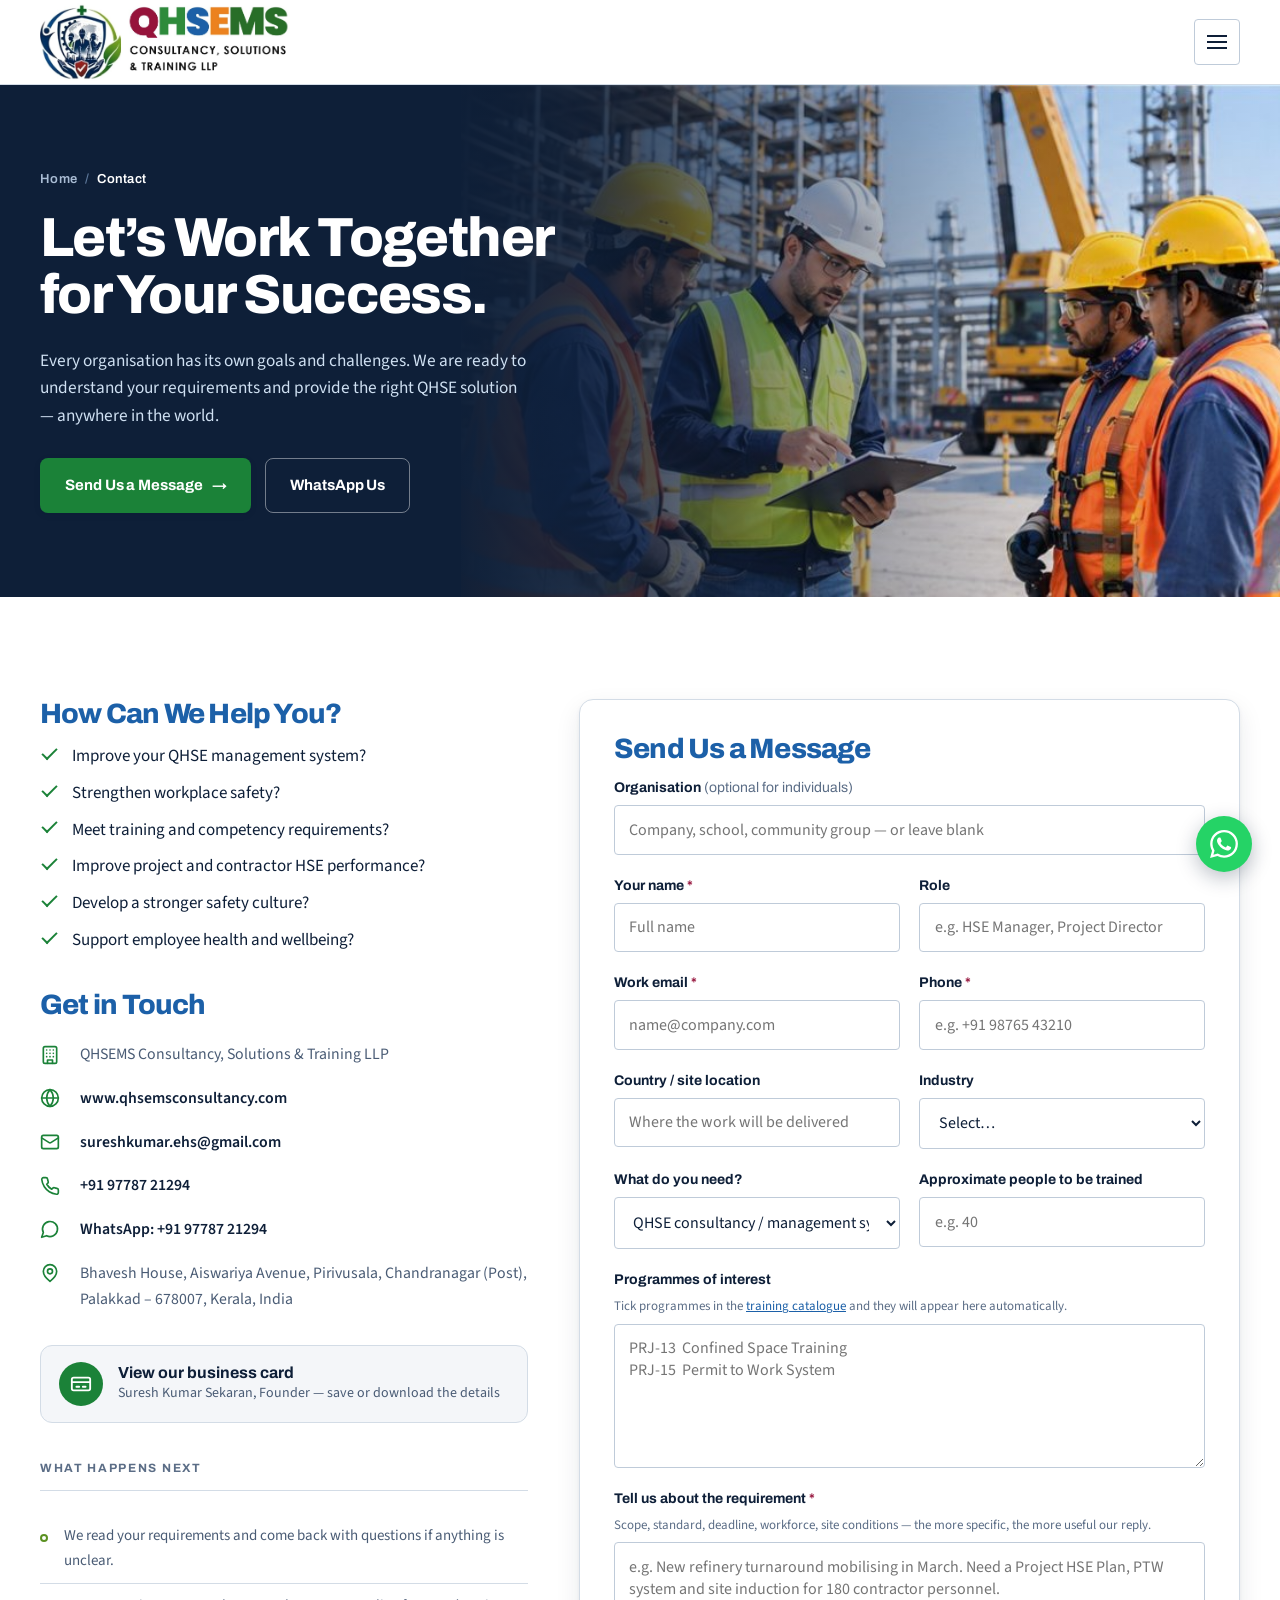
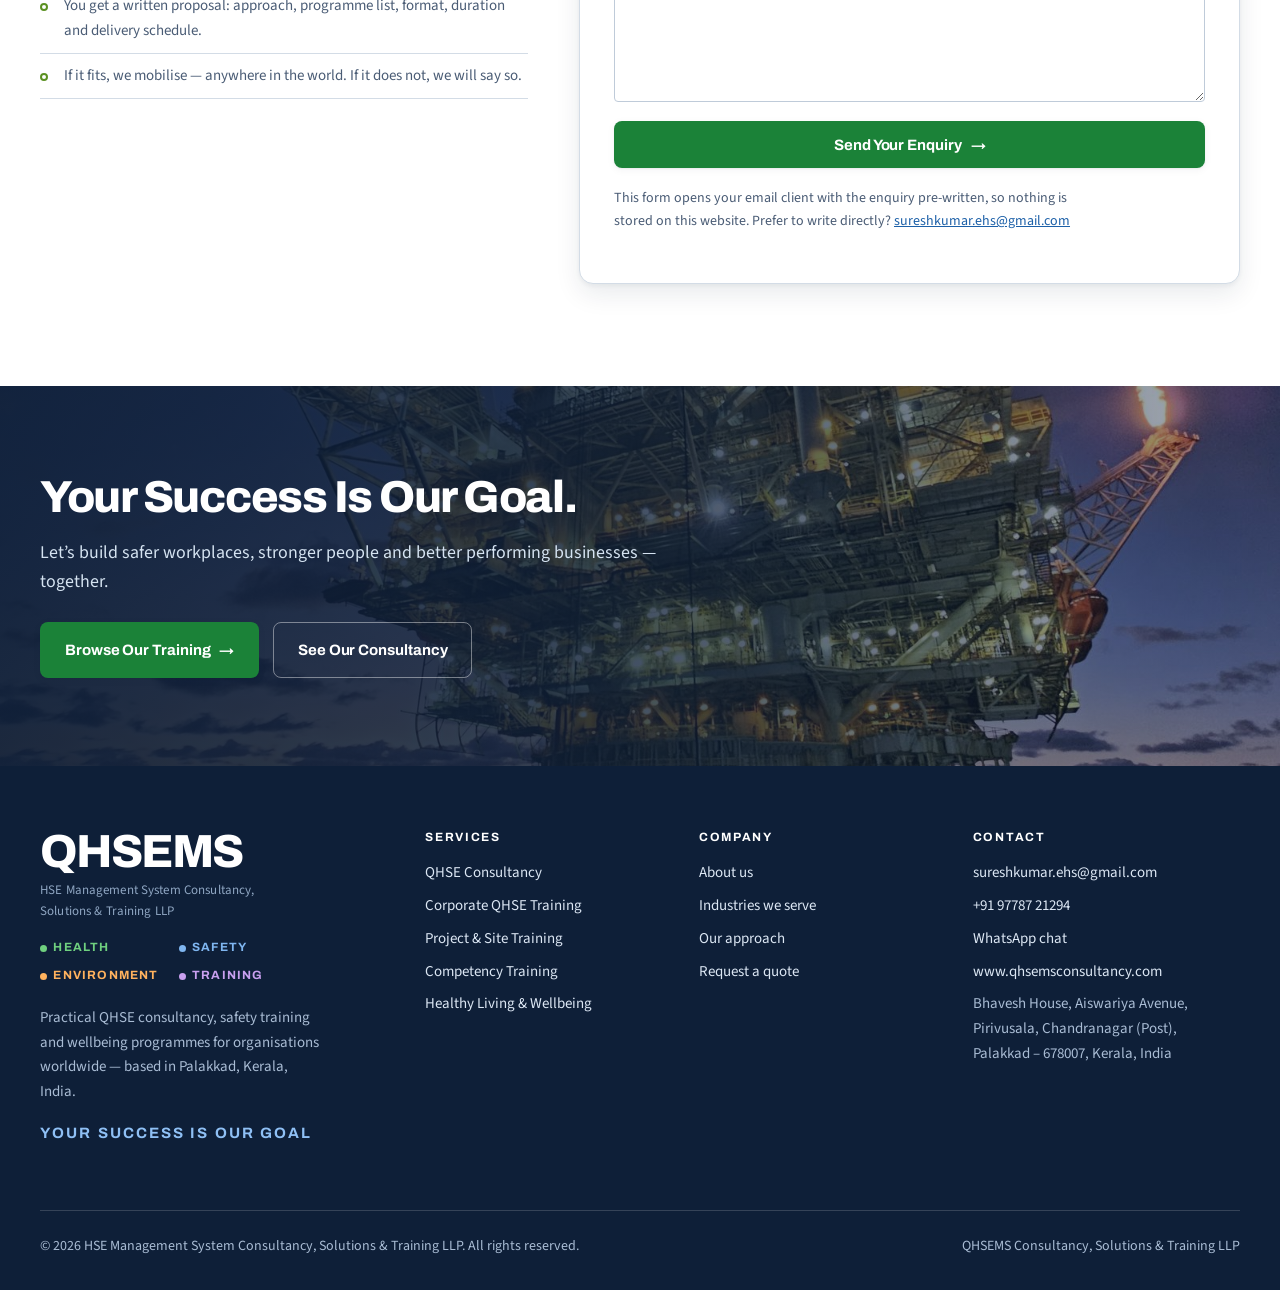
<file: contact.html>
<!DOCTYPE html>
<html lang="en-IN">
<head>
<meta charset="utf-8">
<meta name="viewport" content="width=device-width, initial-scale=1">
<title>Contact QHSEMS | Request a Quote for QHSE Consultancy &amp; Training</title>
<meta name="description" content="Request a quote for QHSE consultancy, safety training or wellbeing programmes anywhere in the world. Call or WhatsApp +91 97787 21294, or send us your requirements.">
<link rel="icon" href="assets/img/favicon.png" type="image/png">
<link rel="canonical" href="https://www.qhsemsconsultancy.com/contact.html">
<meta property="og:type" content="website">
<meta property="og:site_name" content="QHSEMS">
<meta property="og:locale" content="en_IN">
<meta property="og:url" content="https://www.qhsemsconsultancy.com/contact.html">
<meta property="og:title" content="Contact QHSEMS | Request a Quote for QHSE Consultancy &amp; Training">
<meta property="og:description" content="Request a quote for QHSE consultancy, safety training or wellbeing programmes anywhere in the world. Call or WhatsApp +91 97787 21294, or send us your requirements.">
<meta property="og:image" content="https://www.qhsemsconsultancy.com/assets/img/og-image.jpg">
<meta property="og:image:width" content="1200">
<meta property="og:image:height" content="630">
<meta property="og:image:alt" content="QHSEMS trainer briefing a site crew in hard hats and hi-vis">
<meta name="twitter:card" content="summary_large_image">
<link rel="apple-touch-icon" href="assets/img/qhsems-emblem.png">
<script type="application/ld+json">
{
 "@context": "https://schema.org",
 "@graph": [
  {
   "@type": "BreadcrumbList",
   "itemListElement": [
    {
     "@type": "ListItem",
     "position": 1,
     "name": "Home",
     "item": "https://www.qhsemsconsultancy.com/"
    },
    {
     "@type": "ListItem",
     "position": 2,
     "name": "Contact",
     "item": "https://www.qhsemsconsultancy.com/contact.html"
    }
   ]
  }
 ]
}
</script>
<link rel="preconnect" href="https://fonts.googleapis.com">
<link rel="preconnect" href="https://fonts.gstatic.com" crossorigin>
<link href="https://fonts.googleapis.com/css2?family=Archivo:wght@500;600;700;800&family=Overpass+Mono:wght@400;600&family=Source+Sans+3:wght@400;600&display=swap" rel="stylesheet">
<link rel="stylesheet" href="assets/css/site.css">
<link rel="preload" as="image" href="assets/img/hero-contact.jpg">
</head>
<body data-page="contact">
<a class="skip" href="#main">Skip to content</a>

<header class="site-header">
  <div class="wrap site-header__bar">
    <a class="brand" href="index.html" aria-label="QHSEMS — home">
      <img src="assets/img/qhsems-logo-header.jpg" alt="QHSEMS Consultancy, Solutions &amp; Training LLP" width="1170" height="367">
    </a>
    <nav class="nav" id="primary-nav" aria-label="Primary">
      <a href="index.html">Home</a>
      <a href="about.html">About</a>
      <a href="consultancy.html">Consultancy</a>
      <a href="training.html">Training &amp; Competency</a>
      <a href="wellness.html">Healthy Living</a>
      <a href="industries.html">Industries</a>
      <a href="contact.html" aria-current="page">Contact</a>
      <a class="nav__cta btn btn--primary" href="training.html">Browse Training</a>
    </nav>
    <div class="header-actions">
      <button class="btn btn--ghost btn--sm basket-btn" id="enquiry-btn" type="button" data-count="0" hidden>
        Enquiry list <span class="n">0</span>
      </button>
      <a class="btn btn--primary btn--sm" href="training.html">Browse Training</a>
      <button class="nav-toggle" type="button" aria-expanded="false" aria-controls="primary-nav" aria-label="Menu"><span></span></button>
    </div>
  </div>
</header>

<main id="main">

  <section class="phero">
    <img class="phero__img" src="assets/img/hero-contact.jpg" alt="Site supervisors in hard hats and hi-vis working together over a clipboard at a construction site" width="794" height="446" fetchpriority="high" style="--pos:70% center">
    <div class="wrap">
      <div class="phero__inner">
        <nav class="breadcrumb" aria-label="Breadcrumb"><a href="index.html">Home</a><span aria-hidden="true">/</span>Contact</nav>
        <h1>Let&rsquo;s Work Together for Your Success.</h1>
        <p class="phero__lead">Every organisation has its own goals and challenges. We are ready to understand your requirements and provide the right QHSE solution &mdash; anywhere in the world.</p>
        <div class="phero__actions">
          <a class="btn btn--primary" href="#enquiry">Send Us a Message <span class="btn__arrow" aria-hidden="true">&rarr;</span></a>
          <a class="btn btn--on-ink" href="https://wa.me/919778721294?text=Hello%20QHSEMS%2C%20I%20would%20like%20to%20enquire%20about%20your%20services." target="_blank" rel="noopener">WhatsApp Us</a>
        </div>
      </div>
    </div>
  </section>

  <section class="section" id="enquiry">
    <div class="wrap contact-grid contact-grid--help">
      <aside class="help reveal">
        <h2>How Can We Help You?</h2>
        <ul class="ticks ticks--lg">
          <li>Improve your QHSE management system?</li>
          <li>Strengthen workplace safety?</li>
          <li>Meet training and competency requirements?</li>
          <li>Improve project and contractor HSE performance?</li>
          <li>Develop a stronger safety culture?</li>
          <li>Support employee health and wellbeing?</li>
        </ul>

        <h2 style="margin-top:2.25rem">Get in Touch</h2>
        <ul class="touch">
          <li><svg viewBox="0 0 24 24" fill="none" stroke="currentColor" stroke-width="2" stroke-linecap="round" stroke-linejoin="round" aria-hidden="true" focusable="false"><rect x="4" y="2" width="16" height="20" rx="2"/><path d="M9 22v-4h6v4"/><path d="M8 6h.01"/><path d="M16 6h.01"/><path d="M12 6h.01"/><path d="M12 10h.01"/><path d="M12 14h.01"/><path d="M16 10h.01"/><path d="M16 14h.01"/><path d="M8 10h.01"/><path d="M8 14h.01"/></svg><span>QHSEMS Consultancy, Solutions &amp; Training LLP</span></li>
          <li><svg viewBox="0 0 24 24" fill="none" stroke="currentColor" stroke-width="2" stroke-linecap="round" stroke-linejoin="round" aria-hidden="true" focusable="false"><circle cx="12" cy="12" r="10"/><path d="M2 12h20"/><path d="M12 2a15.3 15.3 0 0 1 4 10 15.3 15.3 0 0 1-4 10 15.3 15.3 0 0 1-4-10 15.3 15.3 0 0 1 4-10z"/></svg><a href="https://www.qhsemsconsultancy.com/">www.qhsemsconsultancy.com</a></li>
          <li><svg viewBox="0 0 24 24" fill="none" stroke="currentColor" stroke-width="2" stroke-linecap="round" stroke-linejoin="round" aria-hidden="true" focusable="false"><rect x="2" y="4" width="20" height="16" rx="2"/><path d="m22 7-8.97 5.7a1.94 1.94 0 0 1-2.06 0L2 7"/></svg><a href="mailto:sureshkumar.ehs@gmail.com">sureshkumar.ehs@gmail.com</a></li>
          <li><svg viewBox="0 0 24 24" fill="none" stroke="currentColor" stroke-width="2" stroke-linecap="round" stroke-linejoin="round" aria-hidden="true" focusable="false"><path d="M22 16.92v3a2 2 0 0 1-2.18 2 19.79 19.79 0 0 1-8.63-3.07 19.5 19.5 0 0 1-6-6 19.79 19.79 0 0 1-3.07-8.67A2 2 0 0 1 4.11 2h3a2 2 0 0 1 2 1.72 12.84 12.84 0 0 0 .7 2.81 2 2 0 0 1-.45 2.11L8.09 9.91a16 16 0 0 0 6 6l1.27-1.27a2 2 0 0 1 2.11-.45 12.84 12.84 0 0 0 2.81.7A2 2 0 0 1 22 16.92z"/></svg><a href="tel:+919778721294">+91 97787 21294</a></li>
          <li><svg viewBox="0 0 24 24" fill="none" stroke="currentColor" stroke-width="2" stroke-linecap="round" stroke-linejoin="round" aria-hidden="true" focusable="false"><path d="M7.9 20A9 9 0 1 0 4 16.1L2 22Z"/></svg><a href="https://wa.me/919778721294?text=Hello%20QHSEMS%2C%20I%20would%20like%20to%20enquire%20about%20your%20services." target="_blank" rel="noopener">WhatsApp: +91 97787 21294</a></li>
          <li><svg viewBox="0 0 24 24" fill="none" stroke="currentColor" stroke-width="2" stroke-linecap="round" stroke-linejoin="round" aria-hidden="true" focusable="false"><path d="M20 10c0 6-8 12-8 12s-8-6-8-12a8 8 0 0 1 16 0Z"/><circle cx="12" cy="10" r="3"/></svg><span>Bhavesh House, Aiswariya Avenue, Pirivusala, Chandranagar (Post), Palakkad &ndash; 678007, Kerala, India</span></li>
        </ul>

        <button class="card-trigger" type="button" id="card-open">
          <span class="card-trigger__ic"><svg viewBox="0 0 24 24" fill="none" stroke="currentColor" stroke-width="2" stroke-linecap="round" stroke-linejoin="round" aria-hidden="true" focusable="false"><rect x="2" y="5" width="20" height="14" rx="2"/><path d="M2 10h20"/><path d="M7 15h3"/><path d="M14 15h3"/></svg></span>
          <span>
            <b>View our business card</b>
            <small>Suresh Kumar Sekaran, Founder &mdash; save or download the details</small>
          </span>
        </button>

        <span class="rule-label" style="margin-top:2.25rem">What happens next</span>
        <ol class="tailored" style="grid-template-columns:1fr;padding-left:0;list-style:none">
          <li>We read your requirements and come back with questions if anything is unclear.</li>
          <li>You get a written proposal: approach, programme list, format, duration and delivery schedule.</li>
          <li>If it fits, we mobilise &mdash; anywhere in the world. If it does not, we will say so.</li>
        </ol>
      </aside>
      <div class="form-card">
        <h2>Send Us a Message</h2>
        <div class="form-status" id="form-status" tabindex="-1" role="status">
          <strong>Your email client should now be open</strong> with the enquiry filled in. If nothing happened, copy the details into an email to <a href="mailto:sureshkumar.ehs@gmail.com">sureshkumar.ehs@gmail.com</a>.
        </div>

        <form id="enquiry-form" class="form-grid" novalidate data-mailto="sureshkumar.ehs@gmail.com">
          <div class="field field--full">
            <label for="f-company">Organisation <span style="color:var(--muted-2);font-weight:400">(optional for individuals)</span></label>
            <input id="f-company" name="company" type="text" autocomplete="organization" placeholder="Company, school, community group &mdash; or leave blank">
          </div>

          <div class="field">
            <label for="f-name">Your name <abbr title="required" style="color:var(--crimson);text-decoration:none">*</abbr></label>
            <input id="f-name" name="name" type="text" autocomplete="name" data-required placeholder="Full name">
            <span class="err">Please enter your name.</span>
          </div>

          <div class="field">
            <label for="f-role">Role</label>
            <input id="f-role" name="role" type="text" autocomplete="organization-title" placeholder="e.g. HSE Manager, Project Director">
          </div>

          <div class="field">
            <label for="f-email">Work email <abbr title="required" style="color:var(--crimson);text-decoration:none">*</abbr></label>
            <input id="f-email" name="email" type="email" autocomplete="email" data-required placeholder="name@company.com">
            <span class="err">Please enter a valid email address so we can reply.</span>
          </div>

          <div class="field">
            <label for="f-phone">Phone <abbr title="required" style="color:var(--crimson);text-decoration:none">*</abbr></label>
            <input id="f-phone" name="phone" type="tel" autocomplete="tel" data-required placeholder="e.g. +91 98765 43210">
            <span class="err">Please enter a phone number so we can call you back.</span>
          </div>

          <div class="field">
            <label for="f-location">Country / site location</label>
            <input id="f-location" name="location" type="text" placeholder="Where the work will be delivered">
          </div>

          <div class="field">
            <label for="f-industry">Industry</label>
            <select id="f-industry" name="industry">
              <option value="">Select&hellip;</option>
              <option>Petrochemicals</option>
              <option>Oil &amp; Gas</option>
              <option>Heavy Chemical &amp; Other Manufacturing</option>
              <option>Construction</option>
              <option>Commissioning</option>
              <option>Energy</option>
              <option>Warehousing</option>
              <option>Healthcare</option>
              <option>Other</option>
            </select>
          </div>

          <div class="field">
            <label for="f-type">What do you need?</label>
            <select id="f-type" name="type">
              <option>QHSE consultancy / management system</option>
              <option>Corporate QHSE training</option>
              <option>Project / site QHSE training</option>
              <option>Project &amp; site HSE support</option>
              <option>Craft &amp; competency training</option>
              <option value="Heart of Healthy Living (wellness programme)">Heart of Healthy Living &mdash; wellness programme</option>
              <option>Tender or prequalification support</option>
              <option>Incident investigation support</option>
              <option>Not sure yet — need advice</option>
            </select>
          </div>

          <div class="field">
            <label for="f-headcount">Approximate people to be trained</label>
            <input id="f-headcount" name="headcount" type="text" inputmode="numeric" placeholder="e.g. 40">
          </div>

          <div class="field field--full">
            <label for="f-programmes">Programmes of interest</label>
            <span class="hint" id="programmes-note">Tick programmes in the <a href="training.html">training catalogue</a> and they will appear here automatically.</span>
            <textarea id="f-programmes" name="programmes" rows="5" placeholder="PRJ-13  Confined Space Training&#10;PRJ-15  Permit to Work System"></textarea>
          </div>

          <div class="field field--full">
            <label for="f-message">Tell us about the requirement <abbr title="required" style="color:var(--crimson);text-decoration:none">*</abbr></label>
            <span class="hint">Scope, standard, deadline, workforce, site conditions — the more specific, the more useful our reply.</span>
            <textarea id="f-message" name="message" rows="6" data-required placeholder="e.g. New refinery turnaround mobilising in March. Need a Project HSE Plan, PTW system and site induction for 180 contractor personnel."></textarea>
            <span class="err">Please describe what you need so we can reply usefully.</span>
          </div>

          <div class="field field--full">
            <button class="btn btn--primary" type="submit">Send Your Enquiry <span class="btn__arrow" aria-hidden="true">&rarr;</span></button>
            <p class="form-note" style="margin-top:.85rem">This form opens your email client with the enquiry pre-written, so nothing is stored on this website. Prefer to write directly? <a href="mailto:sureshkumar.ehs@gmail.com">sureshkumar.ehs@gmail.com</a></p>
          </div>
        </form>
      </div>
    </div>
  </section>

  <section class="pband">
    <img class="pband__img" src="assets/img/band-platform-lights.jpg" alt="" width="1600" height="1200" loading="lazy" style="--pos:center 60%">
    <div class="wrap">
      <div class="pband__inner">
        <h2>Your Success Is Our Goal.</h2>
        <p>Let&rsquo;s build safer workplaces, stronger people and better performing businesses &mdash; together.</p>
        <div class="pband__actions">
          <a class="btn btn--primary" href="training.html">Browse Our Training <span class="btn__arrow" aria-hidden="true">&rarr;</span></a>
          <a class="btn btn--on-ink" href="consultancy.html">See Our Consultancy</a>
        </div>
      </div>
    </div>
  </section>

</main>

<footer class="site-footer">
  <div class="wrap">
    <div class="footer-grid">
      <div class="footer-brand">
        <p class="footer-word">QHSEMS</p>
        <p class="footer-legal">HSE Management System Consultancy, Solutions &amp; Training LLP</p>
        <ul class="footer-pillars">
          <li style="--c:#6FD07F">Health</li>
          <li style="--c:#7FB6F0">Safety</li>
          <li style="--c:#FFB25E">Environment</li>
          <li style="--c:#C9A0F0">Training</li>
        </ul>
        <p>Practical QHSE consultancy, safety training and wellbeing programmes for organisations worldwide &mdash; based in Palakkad, Kerala, India.</p>
        <p class="footer-tag">Your Success Is Our Goal</p>
      </div>
      <div class="footer-col">
        <h4>Services</h4>
        <ul>
          <li><a href="consultancy.html">QHSE Consultancy</a></li>
          <li><a href="training.html#corporate">Corporate QHSE Training</a></li>
          <li><a href="training.html#project">Project &amp; Site Training</a></li>
          <li><a href="training.html#craft">Competency Training</a></li>
          <li><a href="wellness.html">Healthy Living &amp; Wellbeing</a></li>
        </ul>
      </div>
      <div class="footer-col">
        <h4>Company</h4>
        <ul>
          <li><a href="about.html">About us</a></li>
          <li><a href="industries.html">Industries we serve</a></li>
          <li><a href="about.html#approach">Our approach</a></li>
          <li><a href="contact.html">Request a quote</a></li>
        </ul>
      </div>
      <div class="footer-col">
        <h4>Contact</h4>
        <ul>
          <li><a href="mailto:sureshkumar.ehs@gmail.com">sureshkumar.ehs@gmail.com</a></li>
          <li><a href="tel:+919778721294">+91 97787 21294</a></li>
          <li><a href="https://wa.me/919778721294?text=Hello%20QHSEMS%2C%20I%20would%20like%20to%20enquire%20about%20your%20services." target="_blank" rel="noopener">WhatsApp chat</a></li>
          <li><a href="https://www.qhsemsconsultancy.com/">www.qhsemsconsultancy.com</a></li>
          <li>Bhavesh House, Aiswariya Avenue,<br>Pirivusala, Chandranagar (Post),<br>Palakkad &ndash; 678007, Kerala, India</li>
        </ul>
      </div>
    </div>
    <div class="footer-bottom">
      <span>&copy; <span data-year>2026</span> HSE Management System Consultancy, Solutions &amp; Training LLP. All rights reserved.</span>
      <span>QHSEMS Consultancy, Solutions &amp; Training LLP</span>
    </div>
  </div>
</footer>

<a class="wa-float" href="https://wa.me/919778721294?text=Hello%20QHSEMS%2C%20I%20would%20like%20to%20enquire%20about%20your%20services." target="_blank" rel="noopener" aria-label="Chat with us on WhatsApp" title="Chat with us on WhatsApp"><svg viewBox="0 0 24 24" width="28" height="28" aria-hidden="true" focusable="false"><path fill="currentColor" d="M17.472 14.382c-.297-.149-1.758-.867-2.03-.967-.273-.099-.471-.148-.67.15-.197.297-.767.966-.94 1.164-.173.199-.347.223-.644.075-.297-.15-1.255-.463-2.39-1.475-.883-.788-1.48-1.761-1.653-2.059-.173-.297-.018-.458.13-.606.134-.133.298-.347.446-.52.149-.174.198-.298.298-.497.099-.198.05-.371-.025-.52-.075-.149-.669-1.612-.916-2.207-.242-.579-.487-.5-.669-.51-.173-.008-.371-.01-.57-.01-.198 0-.52.074-.792.372-.272.297-1.04 1.016-1.04 2.479 0 1.462 1.065 2.875 1.213 3.074.149.198 2.096 3.2 5.077 4.487.709.306 1.262.489 1.694.625.712.227 1.36.195 1.871.118.571-.085 1.758-.719 2.006-1.413.248-.694.248-1.289.173-1.413-.074-.124-.272-.198-.57-.347m-5.421 7.403h-.004a9.87 9.87 0 0 1-5.031-1.378l-.361-.214-3.741.982.998-3.648-.235-.374a9.86 9.86 0 0 1-1.51-5.26c.001-5.45 4.436-9.884 9.888-9.884 2.64 0 5.122 1.03 6.988 2.898a9.825 9.825 0 0 1 2.893 6.994c-.003 5.45-4.437 9.884-9.885 9.884m8.413-18.297A11.815 11.815 0 0 0 12.05 0C5.495 0 .16 5.335.157 11.892c0 2.096.547 4.142 1.588 5.945L.057 24l6.305-1.654a11.882 11.882 0 0 0 5.683 1.448h.005c6.554 0 11.89-5.335 11.893-11.893a11.821 11.821 0 0 0-3.48-8.413Z"/></svg></a>

<div class="cardm__scrim" id="card-scrim" hidden></div>
<div class="cardm" id="card-modal" role="dialog" aria-modal="true" aria-labelledby="card-title" hidden>
  <div class="cardm__box">
    <div class="cardm__head">
      <h2 id="card-title">Business card</h2>
      <button class="cardm__close" type="button" id="card-close" aria-label="Close business card">&times;</button>
    </div>
    <div class="cardm__body">
      <img src="assets/img/qhsems-business-card-web.jpg"
           alt="QHSEMS business card for Suresh Kumar Sekaran, Founder. Office: Bhavesh House, Aiswariya Avenue, Pirivusala, Chandranagar (Post), Palakkad 678007, Kerala, India. Email sureshkumar.ehs@gmail.com. Mobile and WhatsApp +91 97787 21294. www.qhsemsconsultancy.com"
           width="1400" height="800">
    </div>
    <div class="cardm__foot">
      <a class="btn btn--primary" href="assets/img/qhsems-business-card.png" download="QHSEMS-business-card.png"><svg viewBox="0 0 24 24" fill="none" stroke="currentColor" stroke-width="2" stroke-linecap="round" stroke-linejoin="round" aria-hidden="true" focusable="false"><path d="M21 15v4a2 2 0 0 1-2 2H5a2 2 0 0 1-2-2v-4"/><polyline points="7 10 12 15 17 10"/><path d="M12 15V3"/></svg> Download card</a>
      <a class="btn btn--ghost" href="assets/qhsems-suresh-kumar-sekaran.vcf" download><svg viewBox="0 0 24 24" fill="none" stroke="currentColor" stroke-width="2" stroke-linecap="round" stroke-linejoin="round" aria-hidden="true" focusable="false"><path d="M16 21v-2a4 4 0 0 0-4-4H6a4 4 0 0 0-4 4v2"/><circle cx="9" cy="7" r="4"/><polyline points="16 11 18 13 22 9"/></svg> Save to contacts</a>
    </div>
  </div>
</div>

<script src="assets/js/site.js"></script>
</body>
</html>
</file>
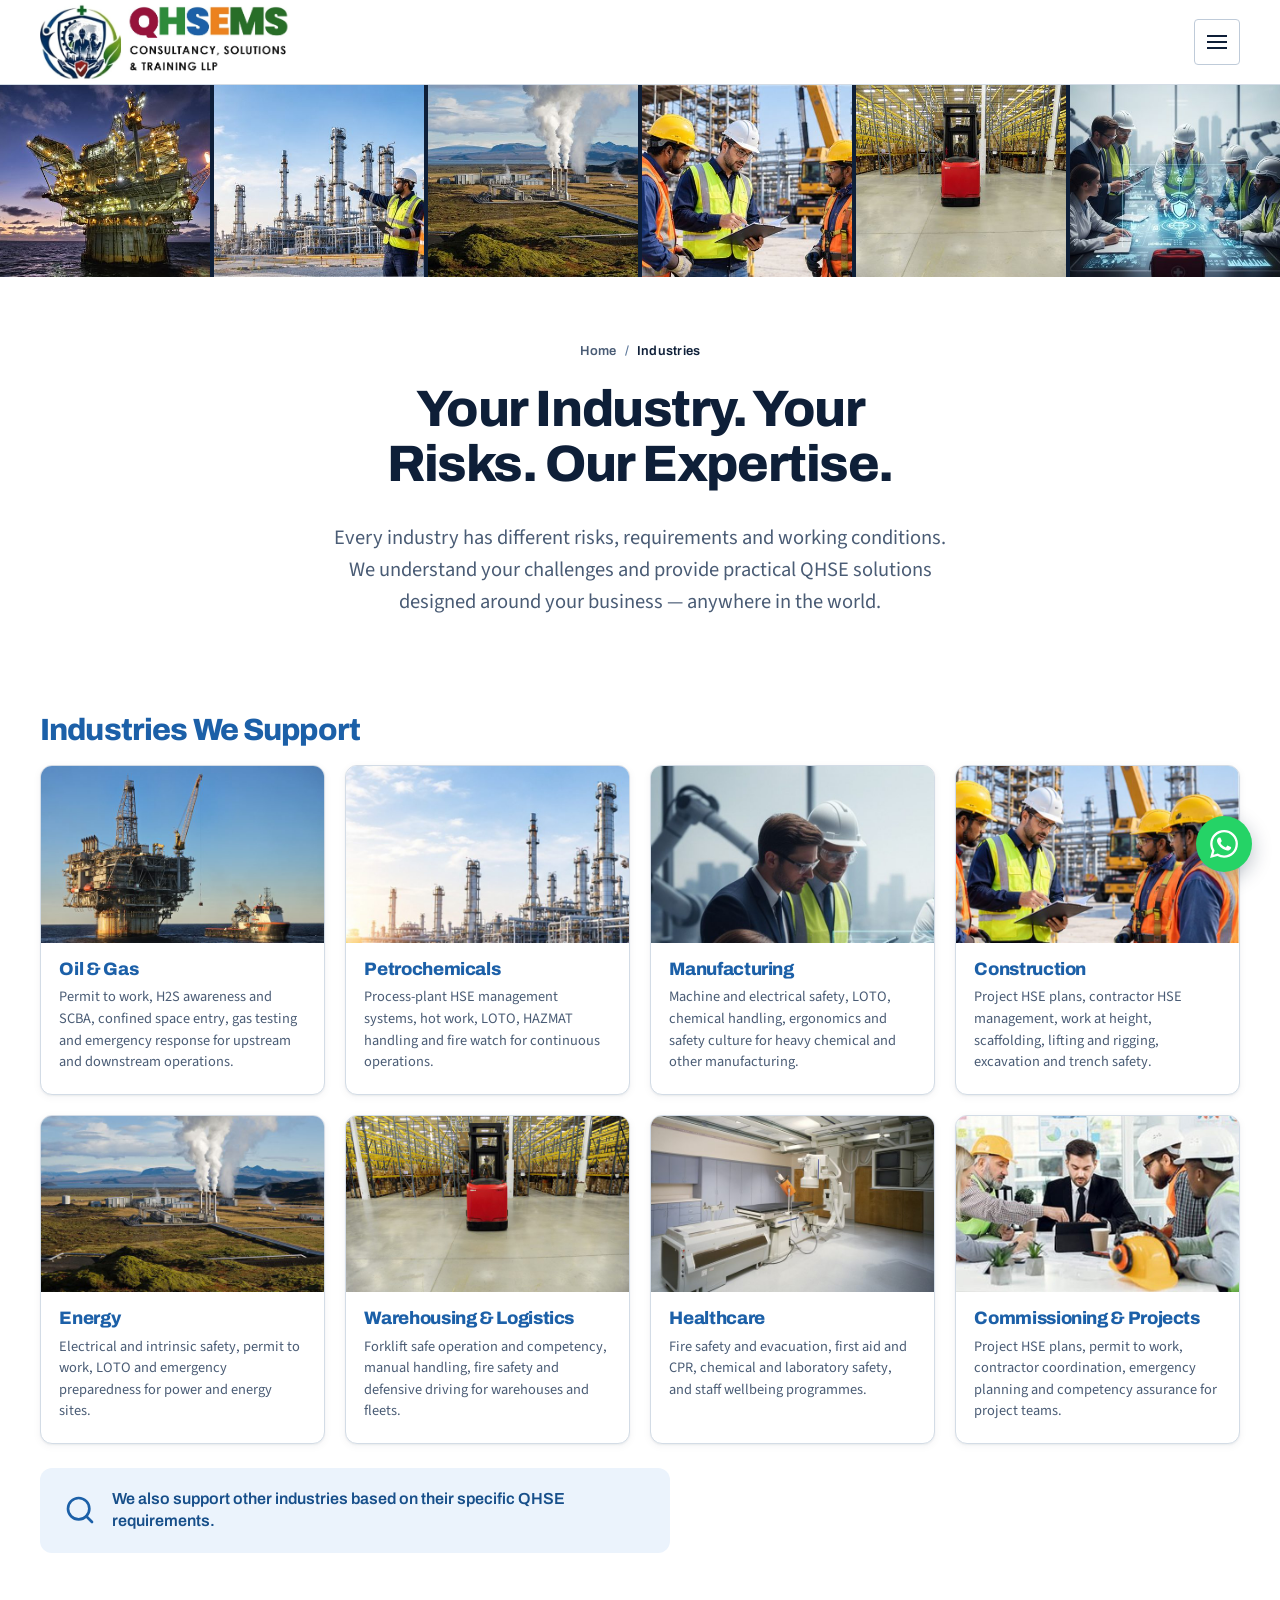
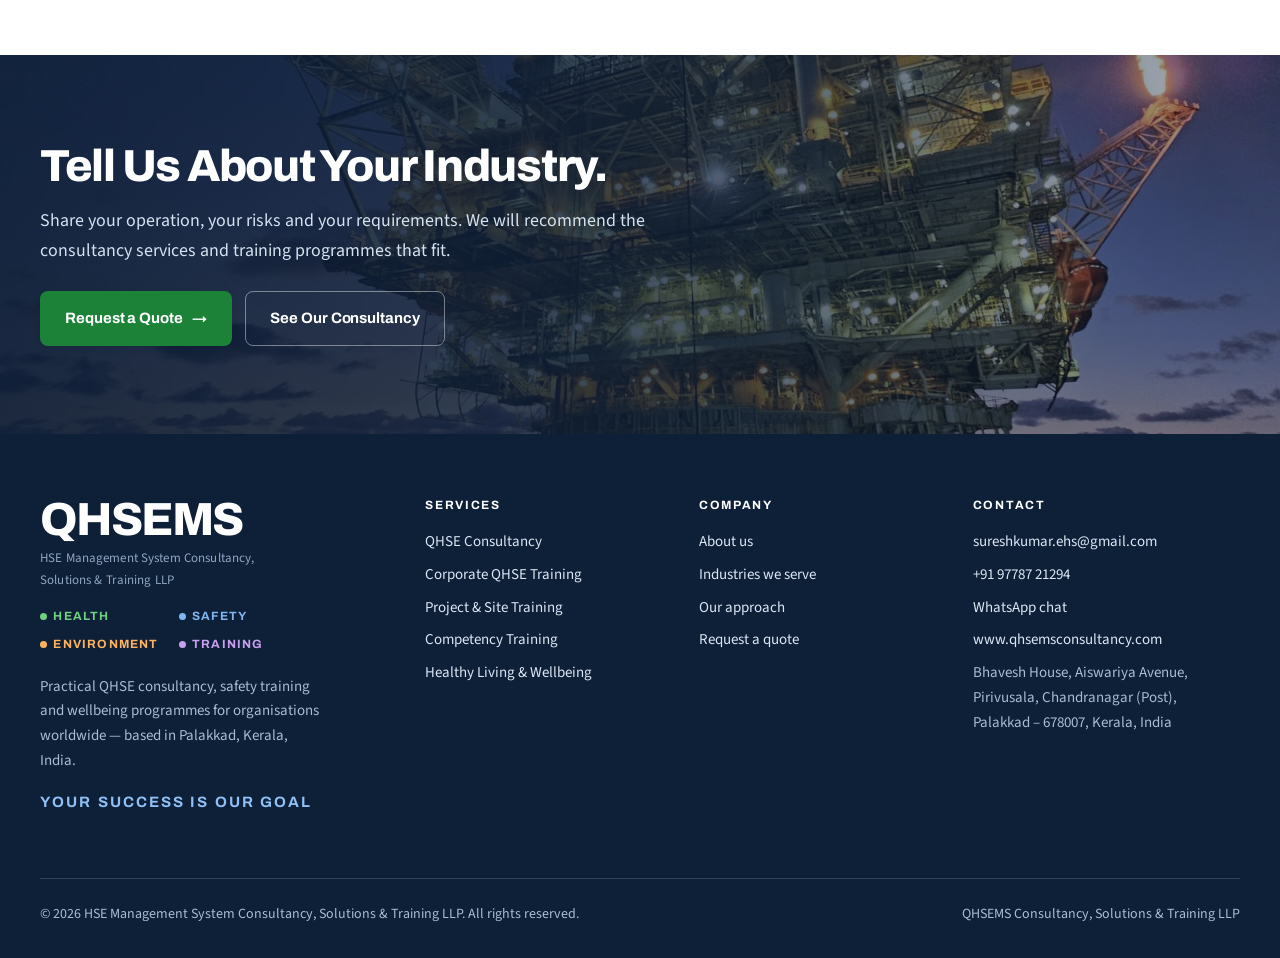
<file: industries.html>
<!DOCTYPE html>
<html lang="en-IN">
<head>
<meta charset="utf-8">
<meta name="viewport" content="width=device-width, initial-scale=1">
<title>Industries We Serve | QHSE Consultancy &amp; Safety Training | QHSEMS</title>
<meta name="description" content="QHSE consultancy and safety training for oil &amp; gas, petrochemicals, manufacturing, construction, energy, warehousing &amp; logistics, healthcare and project teams worldwide.">
<link rel="icon" href="assets/img/favicon.png" type="image/png">
<link rel="canonical" href="https://www.qhsemsconsultancy.com/industries.html">
<meta property="og:type" content="website">
<meta property="og:site_name" content="QHSEMS">
<meta property="og:locale" content="en_IN">
<meta property="og:url" content="https://www.qhsemsconsultancy.com/industries.html">
<meta property="og:title" content="Industries We Serve | QHSE Consultancy &amp; Safety Training | QHSEMS">
<meta property="og:description" content="QHSE consultancy and safety training for oil &amp; gas, petrochemicals, manufacturing, construction, energy, warehousing &amp; logistics, healthcare and project teams worldwide.">
<meta property="og:image" content="https://www.qhsemsconsultancy.com/assets/img/og-image.jpg">
<meta property="og:image:width" content="1200">
<meta property="og:image:height" content="630">
<meta property="og:image:alt" content="QHSEMS trainer briefing a site crew in hard hats and hi-vis">
<meta name="twitter:card" content="summary_large_image">
<link rel="apple-touch-icon" href="assets/img/qhsems-emblem.png">
<script type="application/ld+json">
{
 "@context": "https://schema.org",
 "@graph": [
  {
   "@type": "BreadcrumbList",
   "itemListElement": [
    {
     "@type": "ListItem",
     "position": 1,
     "name": "Home",
     "item": "https://www.qhsemsconsultancy.com/"
    },
    {
     "@type": "ListItem",
     "position": 2,
     "name": "Industries",
     "item": "https://www.qhsemsconsultancy.com/industries.html"
    }
   ]
  }
 ]
}
</script>
<link rel="preconnect" href="https://fonts.googleapis.com">
<link rel="preconnect" href="https://fonts.gstatic.com" crossorigin>
<link href="https://fonts.googleapis.com/css2?family=Archivo:wght@500;600;700;800&family=Overpass+Mono:wght@400;600&family=Source+Sans+3:wght@400;600&display=swap" rel="stylesheet">
<link rel="stylesheet" href="assets/css/site.css">
<link rel="preload" as="image" href="assets/img/strip-1.jpg">
</head>
<body data-page="industries">
<a class="skip" href="#main">Skip to content</a>

<header class="site-header">
  <div class="wrap site-header__bar">
    <a class="brand" href="index.html" aria-label="QHSEMS — home">
      <img src="assets/img/qhsems-logo-header.jpg" alt="QHSEMS Consultancy, Solutions &amp; Training LLP" width="1170" height="367">
    </a>
    <nav class="nav" id="primary-nav" aria-label="Primary">
      <a href="index.html">Home</a>
      <a href="about.html">About</a>
      <a href="consultancy.html">Consultancy</a>
      <a href="training.html">Training &amp; Competency</a>
      <a href="wellness.html">Healthy Living</a>
      <a href="industries.html" aria-current="page">Industries</a>
      <a href="contact.html">Contact</a>
      <a class="nav__cta btn btn--primary" href="contact.html">Request a Quote</a>
    </nav>
    <div class="header-actions">
      <button class="btn btn--ghost btn--sm basket-btn" id="enquiry-btn" type="button" data-count="0" hidden>
        Enquiry list <span class="n">0</span>
      </button>
      <a class="btn btn--primary btn--sm" href="contact.html">Request a Quote</a>
      <button class="nav-toggle" type="button" aria-expanded="false" aria-controls="primary-nav" aria-label="Menu"><span></span></button>
    </div>
  </div>
</header>

<main id="main">

  <div class="strip">
    <img src="assets/img/strip-1.jpg" alt="Offshore platform lit at dusk" width="480" height="360" fetchpriority="high">
    <img src="assets/img/strip-2.jpg" alt="Engineers reviewing a refinery" width="480" height="360" fetchpriority="high">
    <img src="assets/img/strip-3.jpg" alt="Power station in open landscape" width="480" height="360" fetchpriority="high">
    <img src="assets/img/strip-4.jpg" alt="Supervisors on a construction site" width="480" height="360" loading="lazy">
    <img src="assets/img/strip-5.jpg" alt="Warehouse aisle with a forklift" width="480" height="360" loading="lazy">
    <img src="assets/img/strip-6.jpg" alt="QHSE team reviewing a digital safety dashboard" width="480" height="360" loading="lazy">
  </div>

  <section class="ind-head">
    <div class="wrap center-head">
      <nav class="breadcrumb breadcrumb--light" aria-label="Breadcrumb"><a href="index.html">Home</a><span aria-hidden="true">/</span>Industries</nav>
      <h1>Your Industry. Your Risks. Our Expertise.</h1>
      <p class="lede">Every industry has different risks, requirements and working conditions. We understand your challenges and provide practical QHSE solutions designed around your business &mdash; anywhere in the world.</p>
    </div>
  </section>

  <section class="section" style="padding-top:clamp(2rem,4vw,3rem)">
    <div class="wrap">
      <h2 class="reveal" style="font-size:clamp(1.5rem,2.4vw,2rem);color:var(--safety)">Industries We Support</h2>
      <ul class="ind-grid">
        <li class="ind reveal">
          <img src="assets/img/ind-oil-gas.jpg" alt="Offshore oil and gas production platform with a supply vessel alongside" width="640" height="400" loading="lazy">
          <div class="ind__body">
            <h3>Oil &amp; Gas</h3>
            <p>Permit to work, H2S awareness and SCBA, confined space entry, gas testing and emergency response for upstream and downstream operations.</p>
          </div>
        </li>
        <li class="ind reveal">
          <img src="assets/img/ind-petrochemicals.jpg" alt="Petrochemical refinery columns and pipework against a blue sky" width="640" height="400" loading="lazy">
          <div class="ind__body">
            <h3>Petrochemicals</h3>
            <p>Process-plant HSE management systems, hot work, LOTO, HAZMAT handling and fire watch for continuous operations.</p>
          </div>
        </li>
        <li class="ind reveal">
          <img src="assets/img/ind-manufacturing.jpg" alt="Engineers in hard hats beside an industrial robot arm" width="640" height="400" loading="lazy">
          <div class="ind__body">
            <h3>Manufacturing</h3>
            <p>Machine and electrical safety, LOTO, chemical handling, ergonomics and safety culture for heavy chemical and other manufacturing.</p>
          </div>
        </li>
        <li class="ind reveal">
          <img src="assets/img/ind-construction.jpg" alt="Site supervisors in hard hats and hi-vis reviewing plans beside a crane and scaffolding" width="640" height="400" loading="lazy">
          <div class="ind__body">
            <h3>Construction</h3>
            <p>Project HSE plans, contractor HSE management, work at height, scaffolding, lifting and rigging, excavation and trench safety.</p>
          </div>
        </li>
        <li class="ind reveal">
          <img src="assets/img/ind-energy.jpg" alt="Power station with steam plumes in open landscape" width="640" height="400" loading="lazy">
          <div class="ind__body">
            <h3>Energy</h3>
            <p>Electrical and intrinsic safety, permit to work, LOTO and emergency preparedness for power and energy sites.</p>
          </div>
        </li>
        <li class="ind reveal">
          <img src="assets/img/ind-warehousing.jpg" alt="Forklift in a large warehouse aisle with tall racking" width="640" height="400" loading="lazy">
          <div class="ind__body">
            <h3>Warehousing &amp; Logistics</h3>
            <p>Forklift safe operation and competency, manual handling, fire safety and defensive driving for warehouses and fleets.</p>
          </div>
        </li>
        <li class="ind reveal">
          <img src="assets/img/ind-healthcare.jpg" alt="Modern hospital treatment room with medical equipment" width="640" height="400" loading="lazy">
          <div class="ind__body">
            <h3>Healthcare</h3>
            <p>Fire safety and evacuation, first aid and CPR, chemical and laboratory safety, and staff wellbeing programmes.</p>
          </div>
        </li>
        <li class="ind reveal">
          <img src="assets/img/ind-commissioning.jpg" alt="Project team in hard hats and hi-vis planning around a meeting table" width="640" height="400" loading="lazy">
          <div class="ind__body">
            <h3>Commissioning &amp; Projects</h3>
            <p>Project HSE plans, permit to work, contractor coordination, emergency planning and competency assurance for project teams.</p>
          </div>
        </li>
      </ul>
      <p class="note t-blue reveal" style="margin-top:1.5rem"><svg viewBox="0 0 24 24" fill="none" stroke="currentColor" stroke-width="2" stroke-linecap="round" stroke-linejoin="round" aria-hidden="true" focusable="false"><circle cx="11" cy="11" r="8"/><path d="m21 21-4.3-4.3"/></svg> We also support other industries based on their specific QHSE requirements.</p>
    </div>
  </section>

  <section class="pband">
    <img class="pband__img" src="assets/img/band-platform-lights.jpg" alt="" width="1600" height="1200" loading="lazy" style="--pos:center 60%">
    <div class="wrap">
      <div class="pband__inner">
        <h2>Tell Us About Your Industry.</h2>
        <p>Share your operation, your risks and your requirements. We will recommend the consultancy services and training programmes that fit.</p>
        <div class="pband__actions">
          <a class="btn btn--primary" href="contact.html">Request a Quote <span class="btn__arrow" aria-hidden="true">&rarr;</span></a>
          <a class="btn btn--on-ink" href="consultancy.html">See Our Consultancy</a>
        </div>
      </div>
    </div>
  </section>

</main>

<footer class="site-footer">
  <div class="wrap">
    <div class="footer-grid">
      <div class="footer-brand">
        <p class="footer-word">QHSEMS</p>
        <p class="footer-legal">HSE Management System Consultancy, Solutions &amp; Training LLP</p>
        <ul class="footer-pillars">
          <li style="--c:#6FD07F">Health</li>
          <li style="--c:#7FB6F0">Safety</li>
          <li style="--c:#FFB25E">Environment</li>
          <li style="--c:#C9A0F0">Training</li>
        </ul>
        <p>Practical QHSE consultancy, safety training and wellbeing programmes for organisations worldwide &mdash; based in Palakkad, Kerala, India.</p>
        <p class="footer-tag">Your Success Is Our Goal</p>
      </div>
      <div class="footer-col">
        <h4>Services</h4>
        <ul>
          <li><a href="consultancy.html">QHSE Consultancy</a></li>
          <li><a href="training.html#corporate">Corporate QHSE Training</a></li>
          <li><a href="training.html#project">Project &amp; Site Training</a></li>
          <li><a href="training.html#craft">Competency Training</a></li>
          <li><a href="wellness.html">Healthy Living &amp; Wellbeing</a></li>
        </ul>
      </div>
      <div class="footer-col">
        <h4>Company</h4>
        <ul>
          <li><a href="about.html">About us</a></li>
          <li><a href="industries.html">Industries we serve</a></li>
          <li><a href="about.html#approach">Our approach</a></li>
          <li><a href="contact.html">Request a quote</a></li>
        </ul>
      </div>
      <div class="footer-col">
        <h4>Contact</h4>
        <ul>
          <li><a href="mailto:sureshkumar.ehs@gmail.com">sureshkumar.ehs@gmail.com</a></li>
          <li><a href="tel:+919778721294">+91 97787 21294</a></li>
          <li><a href="https://wa.me/919778721294?text=Hello%20QHSEMS%2C%20I%20would%20like%20to%20enquire%20about%20your%20services." target="_blank" rel="noopener">WhatsApp chat</a></li>
          <li><a href="https://www.qhsemsconsultancy.com/">www.qhsemsconsultancy.com</a></li>
          <li>Bhavesh House, Aiswariya Avenue,<br>Pirivusala, Chandranagar (Post),<br>Palakkad &ndash; 678007, Kerala, India</li>
        </ul>
      </div>
    </div>
    <div class="footer-bottom">
      <span>&copy; <span data-year>2026</span> HSE Management System Consultancy, Solutions &amp; Training LLP. All rights reserved.</span>
      <span>QHSEMS Consultancy, Solutions &amp; Training LLP</span>
    </div>
  </div>
</footer>

<a class="wa-float" href="https://wa.me/919778721294?text=Hello%20QHSEMS%2C%20I%20would%20like%20to%20enquire%20about%20your%20services." target="_blank" rel="noopener" aria-label="Chat with us on WhatsApp" title="Chat with us on WhatsApp"><svg viewBox="0 0 24 24" width="28" height="28" aria-hidden="true" focusable="false"><path fill="currentColor" d="M17.472 14.382c-.297-.149-1.758-.867-2.03-.967-.273-.099-.471-.148-.67.15-.197.297-.767.966-.94 1.164-.173.199-.347.223-.644.075-.297-.15-1.255-.463-2.39-1.475-.883-.788-1.48-1.761-1.653-2.059-.173-.297-.018-.458.13-.606.134-.133.298-.347.446-.52.149-.174.198-.298.298-.497.099-.198.05-.371-.025-.52-.075-.149-.669-1.612-.916-2.207-.242-.579-.487-.5-.669-.51-.173-.008-.371-.01-.57-.01-.198 0-.52.074-.792.372-.272.297-1.04 1.016-1.04 2.479 0 1.462 1.065 2.875 1.213 3.074.149.198 2.096 3.2 5.077 4.487.709.306 1.262.489 1.694.625.712.227 1.36.195 1.871.118.571-.085 1.758-.719 2.006-1.413.248-.694.248-1.289.173-1.413-.074-.124-.272-.198-.57-.347m-5.421 7.403h-.004a9.87 9.87 0 0 1-5.031-1.378l-.361-.214-3.741.982.998-3.648-.235-.374a9.86 9.86 0 0 1-1.51-5.26c.001-5.45 4.436-9.884 9.888-9.884 2.64 0 5.122 1.03 6.988 2.898a9.825 9.825 0 0 1 2.893 6.994c-.003 5.45-4.437 9.884-9.885 9.884m8.413-18.297A11.815 11.815 0 0 0 12.05 0C5.495 0 .16 5.335.157 11.892c0 2.096.547 4.142 1.588 5.945L.057 24l6.305-1.654a11.882 11.882 0 0 0 5.683 1.448h.005c6.554 0 11.89-5.335 11.893-11.893a11.821 11.821 0 0 0-3.48-8.413Z"/></svg></a>

<script src="assets/js/site.js"></script>
</body>
</html>
</file>
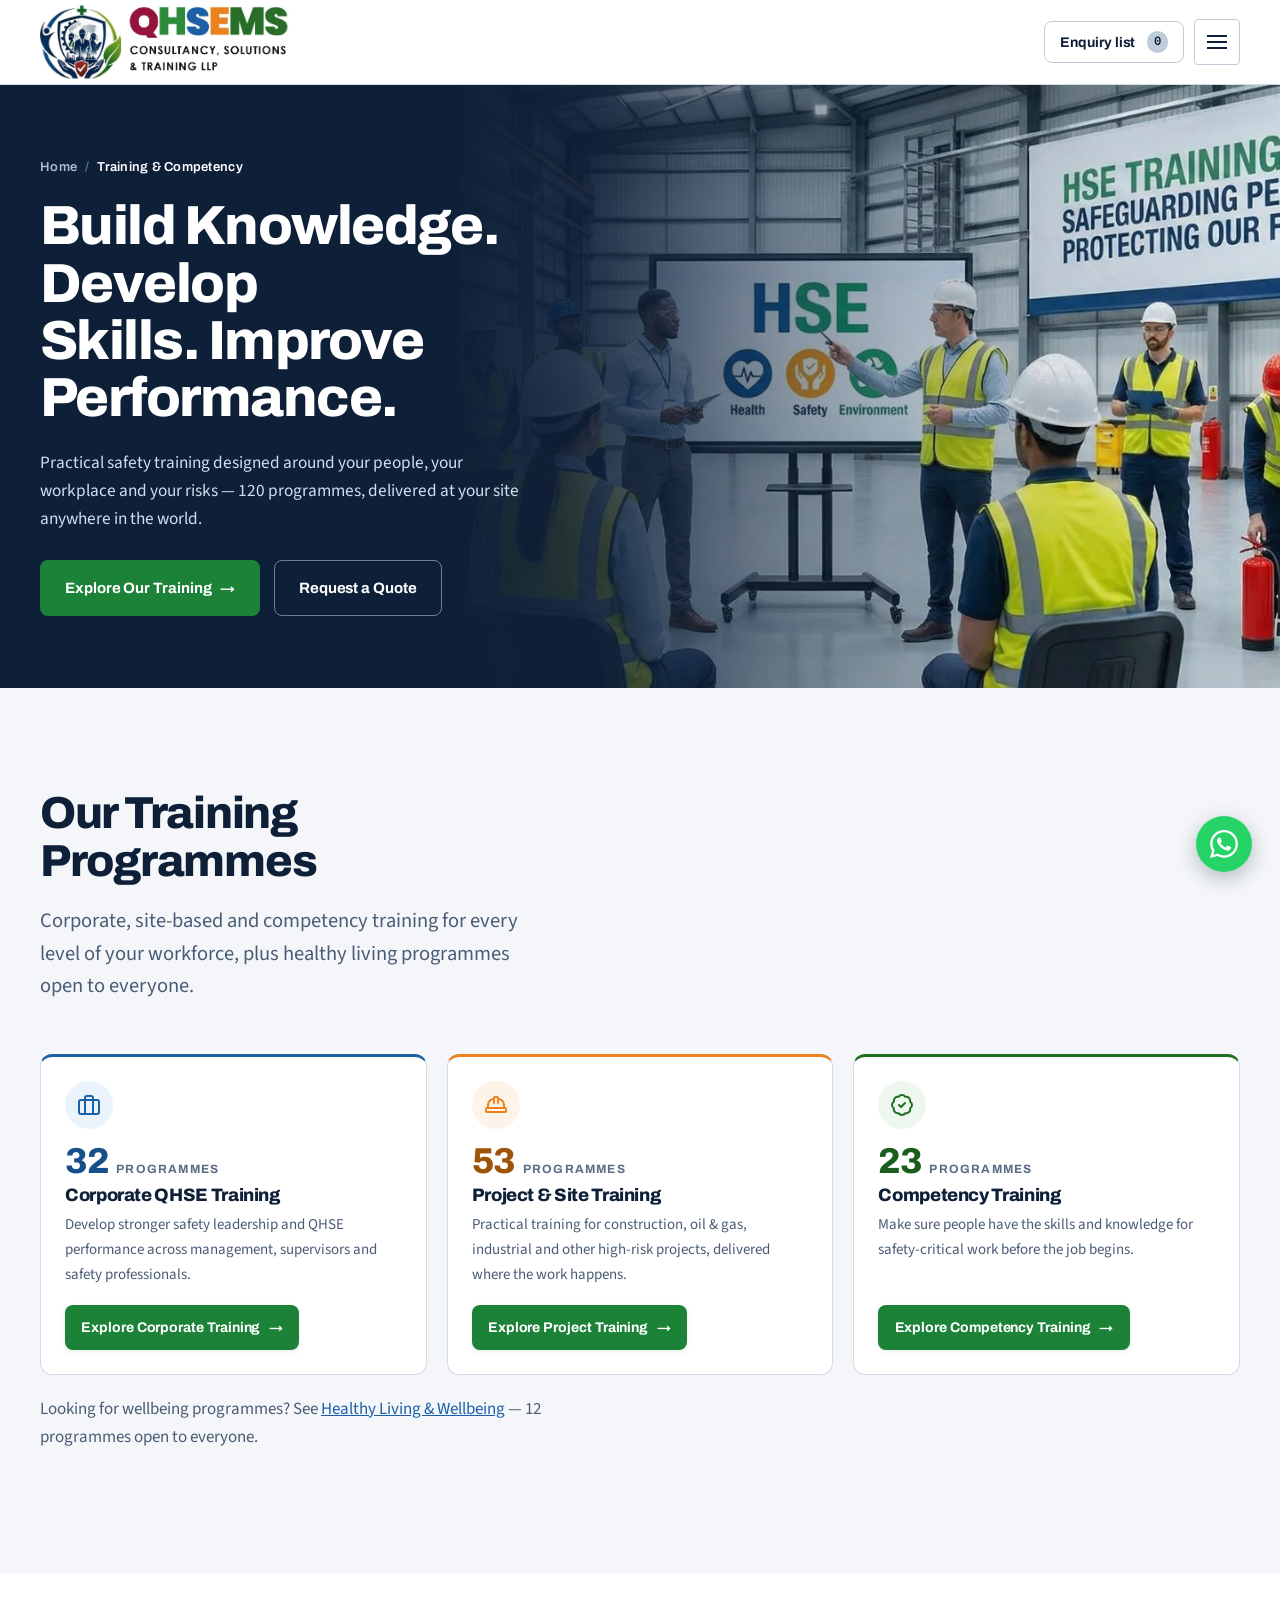
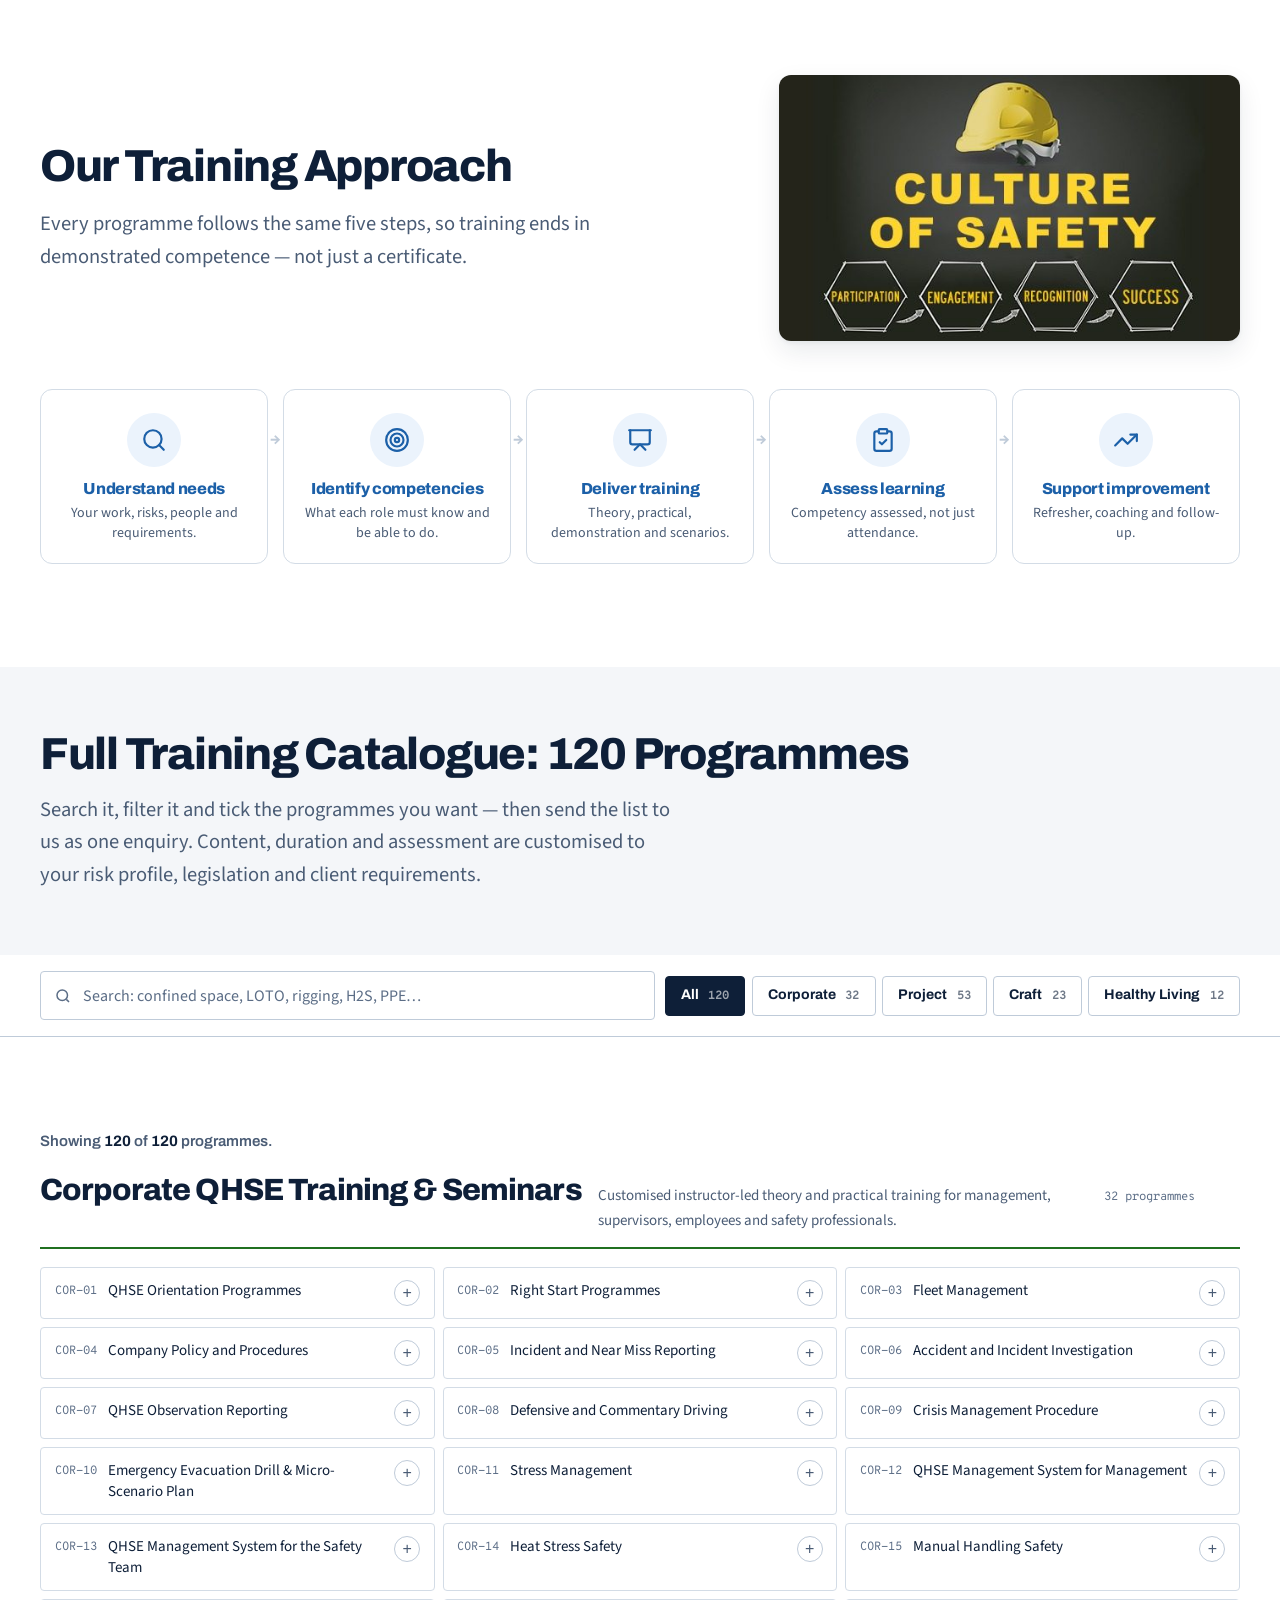
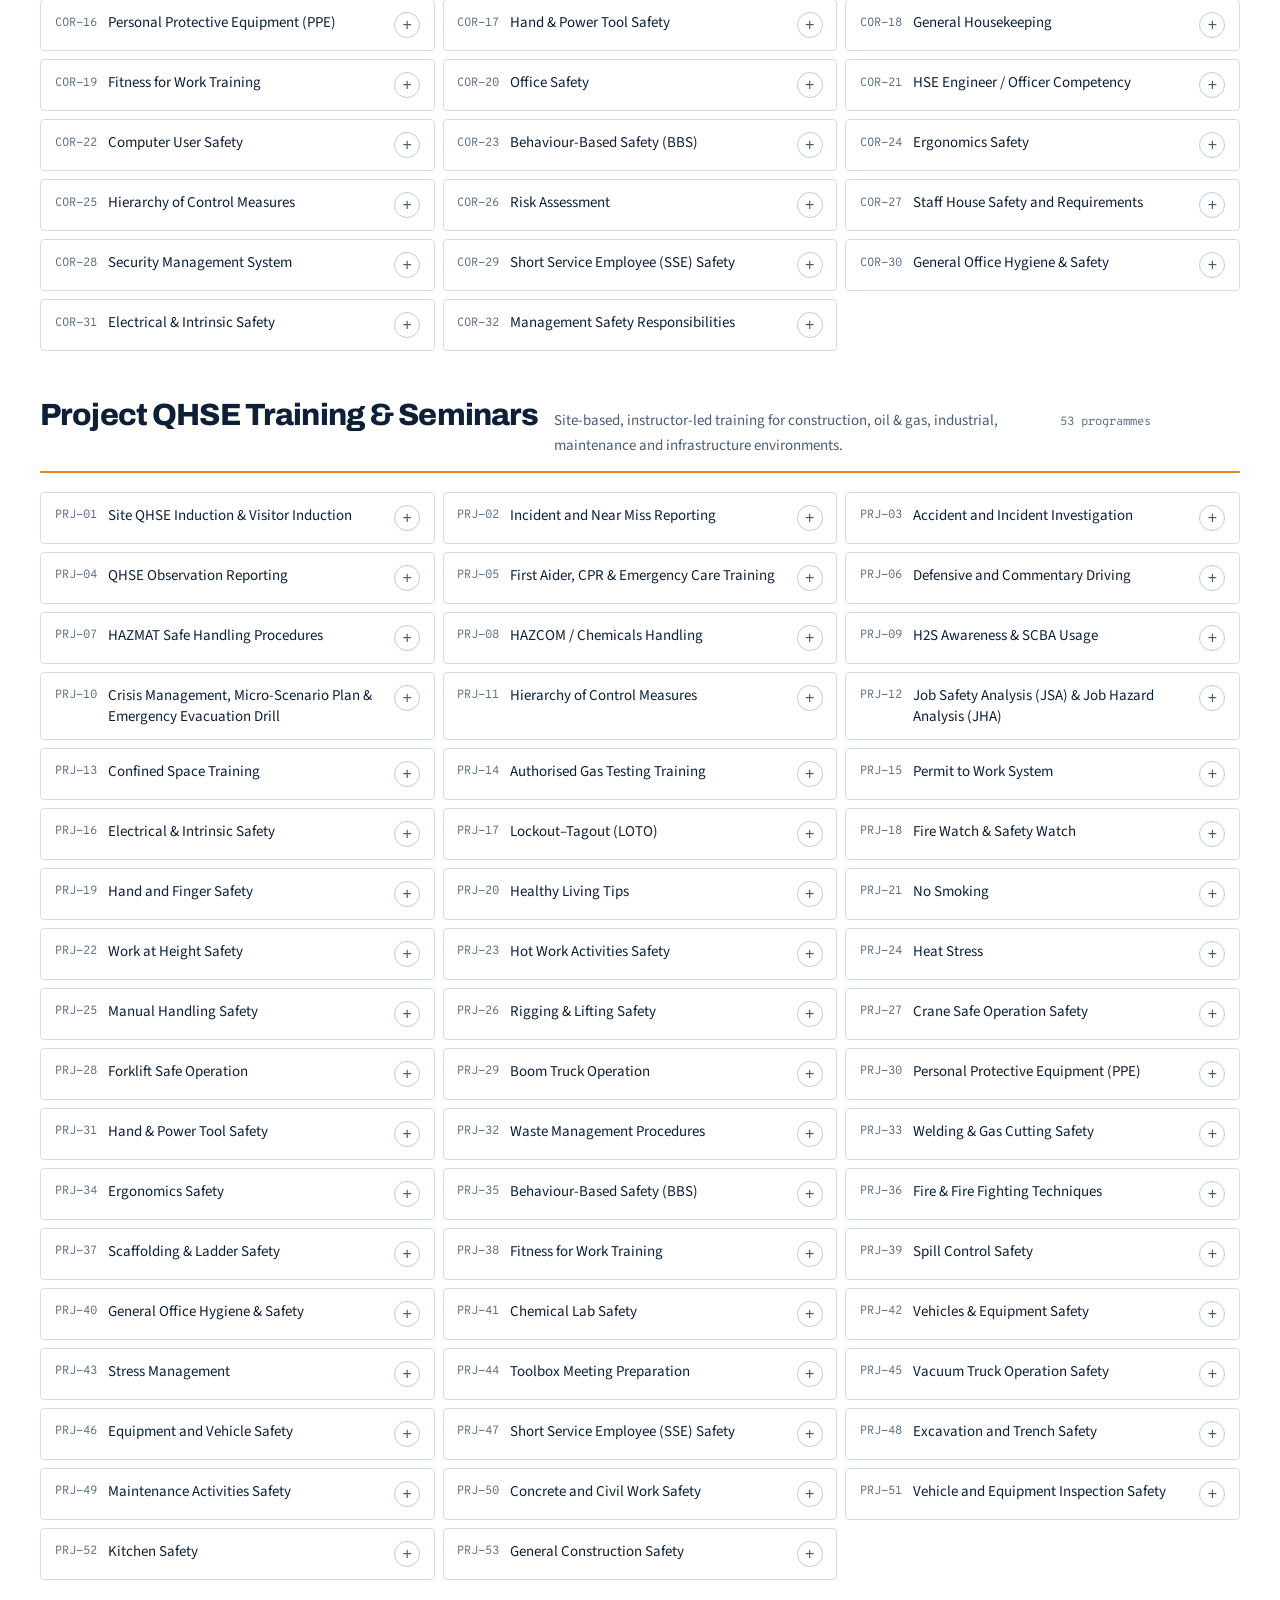
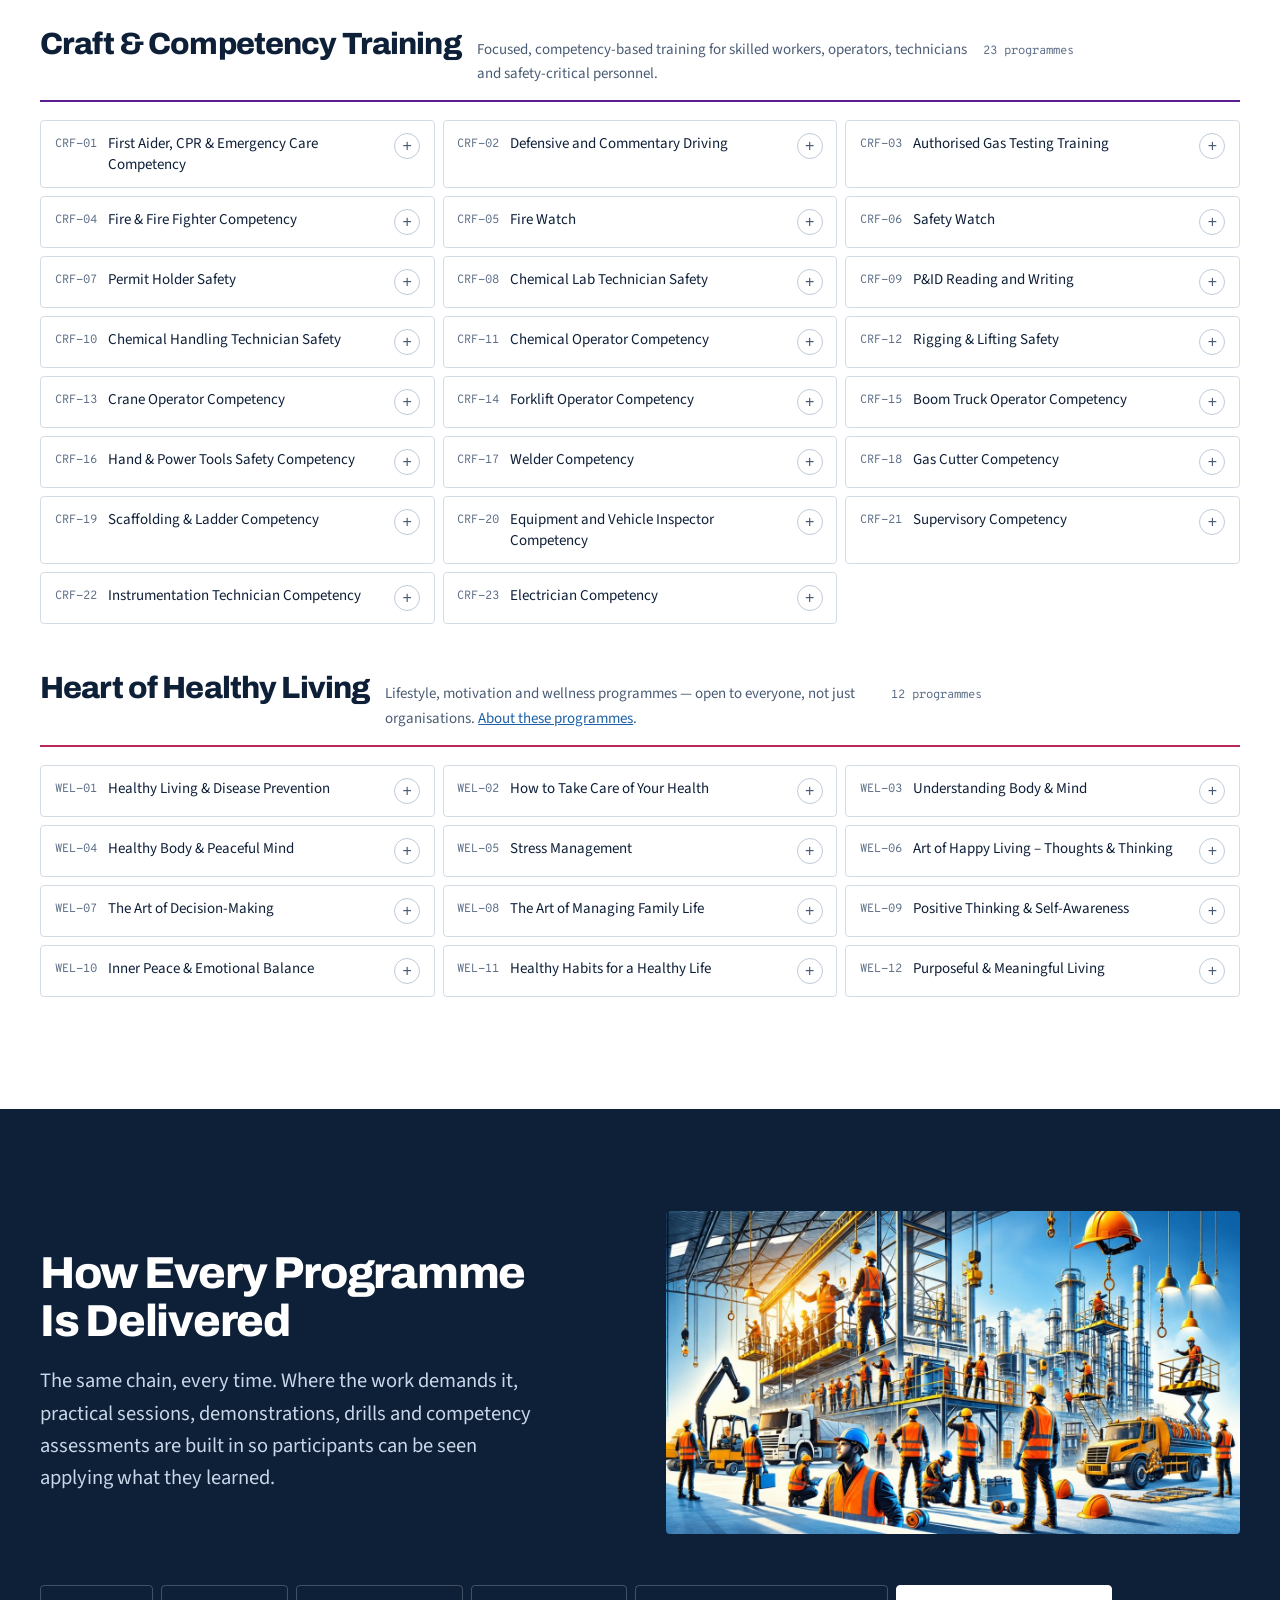
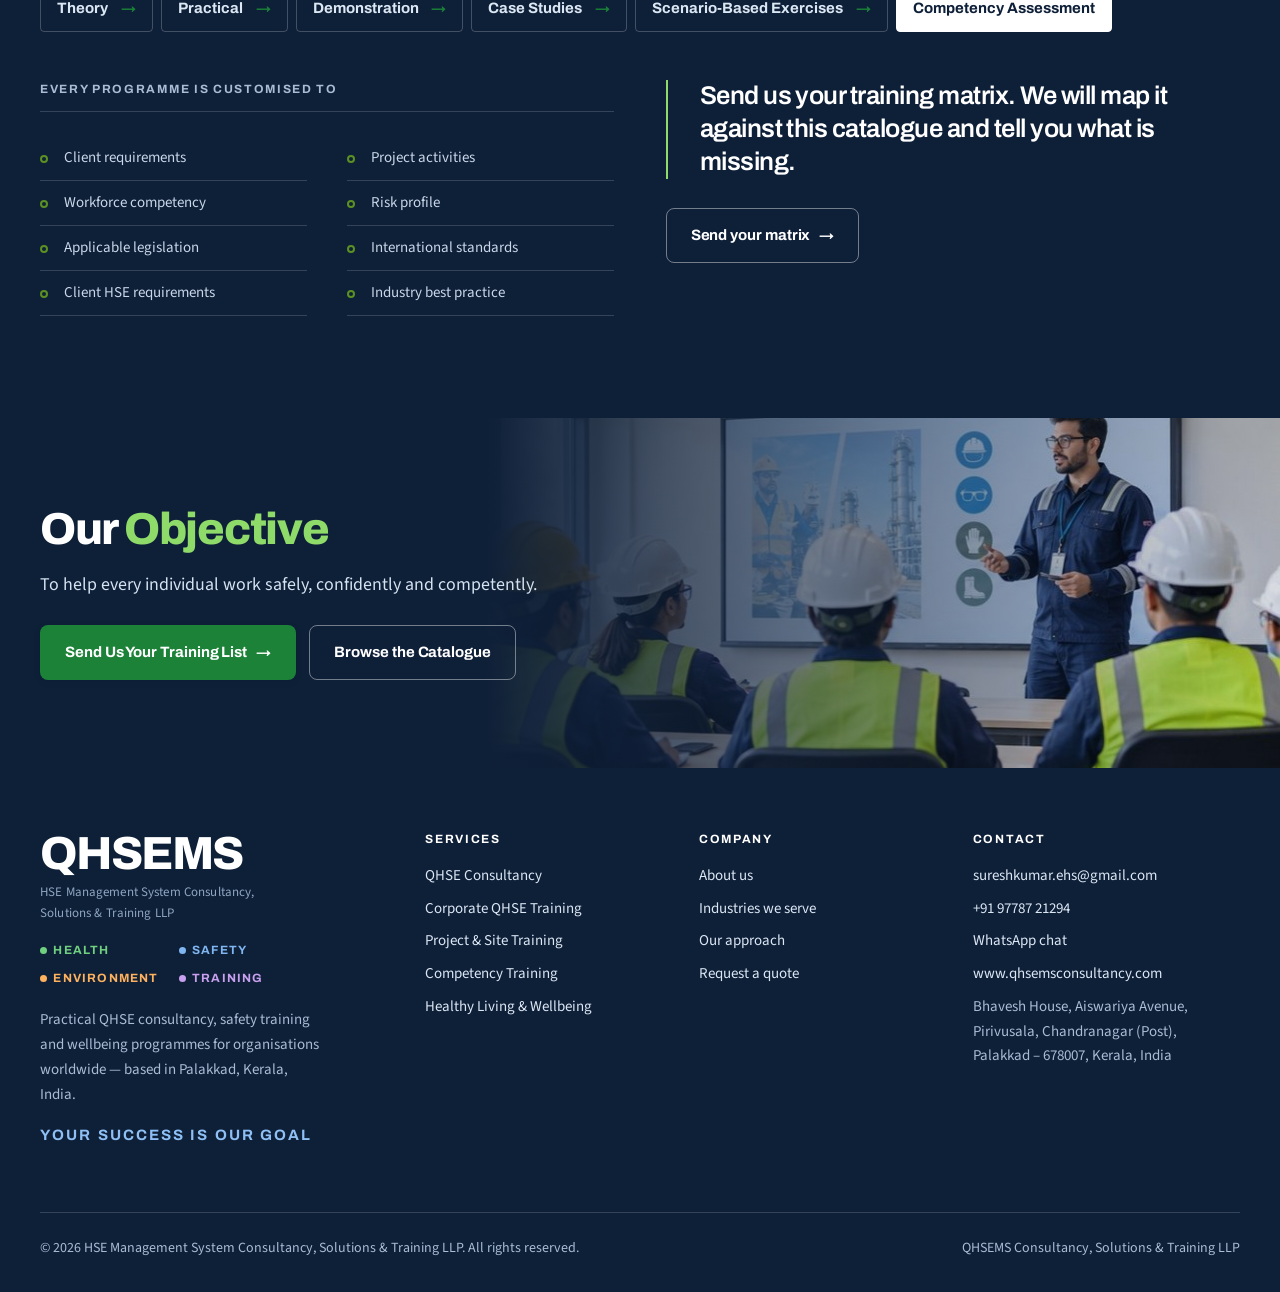
<file: training.html>
<!DOCTYPE html>
<html lang="en-IN">
<head>
<meta charset="utf-8">
<meta name="viewport" content="width=device-width, initial-scale=1">
<title>Safety Training Programmes for Companies Worldwide | QHSEMS</title>
<meta name="description" content="120 practical safety training programmes delivered onsite worldwide: corporate QHSE, project and site safety, permit to work, confined space, work at height, first aid and fire.">
<link rel="icon" href="assets/img/favicon.png" type="image/png">
<link rel="canonical" href="https://www.qhsemsconsultancy.com/training.html">
<meta property="og:type" content="website">
<meta property="og:site_name" content="QHSEMS">
<meta property="og:locale" content="en_IN">
<meta property="og:url" content="https://www.qhsemsconsultancy.com/training.html">
<meta property="og:title" content="Safety Training Programmes for Companies Worldwide | QHSEMS">
<meta property="og:description" content="120 practical safety training programmes delivered onsite worldwide: corporate QHSE, project and site safety, permit to work, confined space, work at height, first aid and fire.">
<meta property="og:image" content="https://www.qhsemsconsultancy.com/assets/img/og-image.jpg">
<meta property="og:image:width" content="1200">
<meta property="og:image:height" content="630">
<meta property="og:image:alt" content="QHSEMS trainer briefing a site crew in hard hats and hi-vis">
<meta name="twitter:card" content="summary_large_image">
<link rel="apple-touch-icon" href="assets/img/qhsems-emblem.png">
<script type="application/ld+json">
{
 "@context": "https://schema.org",
 "@graph": [
  {
   "@type": "BreadcrumbList",
   "itemListElement": [
    {
     "@type": "ListItem",
     "position": 1,
     "name": "Home",
     "item": "https://www.qhsemsconsultancy.com/"
    },
    {
     "@type": "ListItem",
     "position": 2,
     "name": "Training & Competency",
     "item": "https://www.qhsemsconsultancy.com/training.html"
    }
   ]
  }
 ]
}
</script>
<link rel="preconnect" href="https://fonts.googleapis.com">
<link rel="preconnect" href="https://fonts.gstatic.com" crossorigin>
<link href="https://fonts.googleapis.com/css2?family=Archivo:wght@500;600;700;800&family=Overpass+Mono:wght@400;600&family=Source+Sans+3:wght@400;600&display=swap" rel="stylesheet">
<link rel="stylesheet" href="assets/css/site.css">
<link rel="preload" as="image" href="assets/img/hero-training.jpg">
</head>
<body data-page="training">
<a class="skip" href="#main">Skip to content</a>

<header class="site-header">
  <div class="wrap site-header__bar">
    <a class="brand" href="index.html" aria-label="QHSEMS — home">
      <img src="assets/img/qhsems-logo-header.jpg" alt="QHSEMS Consultancy, Solutions &amp; Training LLP" width="1170" height="367">
    </a>
    <nav class="nav" id="primary-nav" aria-label="Primary">
      <a href="index.html">Home</a>
      <a href="about.html">About</a>
      <a href="consultancy.html">Consultancy</a>
      <a href="training.html" aria-current="page">Training &amp; Competency</a>
      <a href="wellness.html">Healthy Living</a>
      <a href="industries.html">Industries</a>
      <a href="contact.html">Contact</a>
      <a class="nav__cta btn btn--primary" href="contact.html">Request a Quote</a>
    </nav>
    <div class="header-actions">
      <button class="btn btn--ghost btn--sm basket-btn" id="enquiry-btn" type="button" data-count="0">
        Enquiry list <span class="n">0</span>
      </button>
      <a class="btn btn--primary btn--sm" href="contact.html">Request a Quote</a>
      <button class="nav-toggle" type="button" aria-expanded="false" aria-controls="primary-nav" aria-label="Menu"><span></span></button>
    </div>
  </div>
</header>

<main id="main">

  <section class="phero">
    <img class="phero__img" src="assets/img/hero-training.jpg" alt="HSE training session in a warehouse: trainers presenting to workers in hard hats, with CPR practice and fire-extinguisher handling" width="1600" height="679" fetchpriority="high" style="--pos:60% center">
    <div class="wrap">
      <div class="phero__inner">
        <nav class="breadcrumb" aria-label="Breadcrumb"><a href="index.html">Home</a><span aria-hidden="true">/</span>Training &amp; Competency</nav>
        <h1>Build Knowledge. Develop Skills. Improve Performance.</h1>
        <p class="phero__lead">Practical safety training designed around your people, your workplace and your risks &mdash; 120 programmes, delivered at your site anywhere in the world.</p>
        <div class="phero__actions">
          <a class="btn btn--primary" href="#catalogue">Explore Our Training <span class="btn__arrow" aria-hidden="true">&rarr;</span></a>
          <a class="btn btn--on-ink" href="contact.html">Request a Quote</a>
        </div>
      </div>
    </div>
  </section>

  <!-- ============ PROGRAMME CARDS ============ -->
  <section class="section section--surface">
    <div class="wrap">
      <div class="section-head reveal">
        <h2>Our Training Programmes</h2>
        <p class="lede">Corporate, site-based and competency training for every level of your workforce, plus healthy living programmes open to everyone.</p>
      </div>
      <div class="tracks">
        <article class="track t-blue reveal">
          <span class="track__icon"><svg viewBox="0 0 24 24" fill="none" stroke="currentColor" stroke-width="2" stroke-linecap="round" stroke-linejoin="round" aria-hidden="true" focusable="false"><rect x="2" y="7" width="20" height="14" rx="2"/><path d="M16 21V5a2 2 0 0 0-2-2h-4a2 2 0 0 0-2 2v16"/></svg></span>
          <span class="track__n" style="color:var(--c-ink)">32<small>programmes</small></span>
          <h3>Corporate QHSE Training</h3>
          <p>Develop stronger safety leadership and QHSE performance across management, supervisors and safety professionals.</p>
          <a class="btn btn--primary btn--sm" href="#corporate">Explore Corporate Training <span class="btn__arrow" aria-hidden="true">&rarr;</span></a>
        </article>
        <article class="track t-orange reveal">
          <span class="track__icon"><svg viewBox="0 0 24 24" fill="none" stroke="currentColor" stroke-width="2" stroke-linecap="round" stroke-linejoin="round" aria-hidden="true" focusable="false"><path d="M2 18a1 1 0 0 0 1 1h18a1 1 0 0 0 1-1v-2a1 1 0 0 0-1-1H3a1 1 0 0 0-1 1v2z"/><path d="M10 10V5a1 1 0 0 1 1-1h2a1 1 0 0 1 1 1v5"/><path d="M4 15v-3a6 6 0 0 1 6-6"/><path d="M14 6a6 6 0 0 1 6 6v3"/></svg></span>
          <span class="track__n" style="color:var(--c-ink)">53<small>programmes</small></span>
          <h3>Project &amp; Site Training</h3>
          <p>Practical training for construction, oil &amp; gas, industrial and other high-risk projects, delivered where the work happens.</p>
          <a class="btn btn--primary btn--sm" href="#project">Explore Project Training <span class="btn__arrow" aria-hidden="true">&rarr;</span></a>
        </article>
        <article class="track t-green reveal">
          <span class="track__icon"><svg viewBox="0 0 24 24" fill="none" stroke="currentColor" stroke-width="2" stroke-linecap="round" stroke-linejoin="round" aria-hidden="true" focusable="false"><path d="M3.85 8.62a4 4 0 0 1 4.78-4.77 4 4 0 0 1 6.74 0 4 4 0 0 1 4.78 4.78 4 4 0 0 1 0 6.74 4 4 0 0 1-4.77 4.78 4 4 0 0 1-6.75 0 4 4 0 0 1-4.78-4.77 4 4 0 0 1 0-6.76Z"/><path d="m9 12 2 2 4-4"/></svg></span>
          <span class="track__n" style="color:var(--c-ink)">23<small>programmes</small></span>
          <h3>Competency Training</h3>
          <p>Make sure people have the skills and knowledge for safety-critical work before the job begins.</p>
          <a class="btn btn--primary btn--sm" href="#craft">Explore Competency Training <span class="btn__arrow" aria-hidden="true">&rarr;</span></a>
        </article>
      </div>
      <p class="reveal" style="margin-top:1.25rem;color:var(--muted)">Looking for wellbeing programmes? See <a href="wellness.html">Healthy Living &amp; Wellbeing</a> &mdash; 12 programmes open to everyone.</p>
    </div>
  </section>

  <!-- ============ APPROACH ============ -->
  <section class="section">
    <div class="wrap">
      <div class="split-head reveal">
        <div>
          <h2>Our Training Approach</h2>
          <p class="lede">Every programme follows the same five steps, so training ends in demonstrated competence &mdash; not just a certificate.</p>
        </div>
        <img class="media" src="assets/img/culture-of-safety.jpg" alt="Culture of safety: Participation, Engagement, Recognition, Success" width="545" height="315" loading="lazy">
      </div>
      <ol class="steps">
        <li class="reveal">
          <span class="icard__icon"><svg viewBox="0 0 24 24" fill="none" stroke="currentColor" stroke-width="2" stroke-linecap="round" stroke-linejoin="round" aria-hidden="true" focusable="false"><circle cx="11" cy="11" r="8"/><path d="m21 21-4.3-4.3"/></svg></span>
          <h3>Understand needs</h3>
          <p>Your work, risks, people and requirements.</p>
        </li>
        <li class="reveal">
          <span class="icard__icon"><svg viewBox="0 0 24 24" fill="none" stroke="currentColor" stroke-width="2" stroke-linecap="round" stroke-linejoin="round" aria-hidden="true" focusable="false"><circle cx="12" cy="12" r="10"/><circle cx="12" cy="12" r="6"/><circle cx="12" cy="12" r="2"/></svg></span>
          <h3>Identify competencies</h3>
          <p>What each role must know and be able to do.</p>
        </li>
        <li class="reveal">
          <span class="icard__icon"><svg viewBox="0 0 24 24" fill="none" stroke="currentColor" stroke-width="2" stroke-linecap="round" stroke-linejoin="round" aria-hidden="true" focusable="false"><path d="M2 3h20"/><path d="M21 3v11a2 2 0 0 1-2 2H5a2 2 0 0 1-2-2V3"/><path d="m7 21 5-5 5 5"/></svg></span>
          <h3>Deliver training</h3>
          <p>Theory, practical, demonstration and scenarios.</p>
        </li>
        <li class="reveal">
          <span class="icard__icon"><svg viewBox="0 0 24 24" fill="none" stroke="currentColor" stroke-width="2" stroke-linecap="round" stroke-linejoin="round" aria-hidden="true" focusable="false"><rect x="8" y="2" width="8" height="4" rx="1"/><path d="M16 4h2a2 2 0 0 1 2 2v14a2 2 0 0 1-2 2H6a2 2 0 0 1-2-2V6a2 2 0 0 1 2-2h2"/><path d="m9 14 2 2 4-4"/></svg></span>
          <h3>Assess learning</h3>
          <p>Competency assessed, not just attendance.</p>
        </li>
        <li class="reveal">
          <span class="icard__icon"><svg viewBox="0 0 24 24" fill="none" stroke="currentColor" stroke-width="2" stroke-linecap="round" stroke-linejoin="round" aria-hidden="true" focusable="false"><polyline points="22 7 13.5 15.5 8.5 10.5 2 17"/><polyline points="16 7 22 7 22 13"/></svg></span>
          <h3>Support improvement</h3>
          <p>Refresher, coaching and follow-up.</p>
        </li>
      </ol>
    </div>
  </section>

  <!-- ============ CATALOGUE ============ -->
  <section class="section section--tight section--surface" id="catalogue">
    <div class="wrap">
      <h2 style="margin-bottom:.35em">Full Training Catalogue: 120 Programmes</h2>
      <p class="lede" style="margin:0">Search it, filter it and tick the programmes you want &mdash; then send the list to us as one enquiry. Content, duration and assessment are customised to your risk profile, legislation and client requirements.</p>
    </div>
  </section>

  <div class="filters">
    <div class="wrap filters__inner">
      <div class="search">
        <svg class="search__icon" width="18" height="18" viewBox="0 0 24 24" fill="none" stroke="currentColor" stroke-width="2" aria-hidden="true"><circle cx="11" cy="11" r="7"/><path d="M20 20l-3.5-3.5"/></svg>
        <label class="visually-hidden" for="catalogue-search" style="position:absolute;width:1px;height:1px;overflow:hidden;clip:rect(0 0 0 0);white-space:nowrap">Search programmes</label>
        <input id="catalogue-search" type="search" placeholder="Search: confined space, LOTO, rigging, H2S, PPE&hellip;" autocomplete="off">
        <button class="search__clear" id="catalogue-clear" type="button" aria-label="Clear search">&times;</button>
      </div>
      <div class="chips" role="group" aria-label="Filter by programme type">
        <button class="chip" type="button" data-track="all" aria-pressed="true">All <span class="n">120</span></button>
        <button class="chip" type="button" data-track="corporate" aria-pressed="false">Corporate <span class="n">32</span></button>
        <button class="chip" type="button" data-track="project" aria-pressed="false">Project <span class="n">53</span></button>
        <button class="chip" type="button" data-track="craft" aria-pressed="false">Craft <span class="n">23</span></button>
        <button class="chip" type="button" data-track="wellness" aria-pressed="false">Healthy Living <span class="n">12</span></button>
      </div>
    </div>
  </div>

  <section class="section section--tight">
    <div class="wrap">
      <p class="result-count" id="catalogue-count" role="status" aria-live="polite">Showing <b>120</b> of <b>120</b> programmes.</p>

      <section class="cat-group" id="corporate" data-track="corporate" style="--c:var(--health)">
        <div class="cat-group__head">
          <h2>Corporate QHSE Training &amp; Seminars</h2>
          <p>Customised instructor-led theory and practical training for management, supervisors, employees and safety professionals.</p>
          <span class="prog__code">32 programmes</span>
        </div>
        <ul class="cat-list">
        <li class="prog" data-code="COR-01" data-name="QHSE Orientation Programmes" data-search="qhse orientation programmes qhse orientation programmes cor-01">
          <span class="prog__code">COR-01</span>
          <span class="prog__name">QHSE Orientation Programmes</span>
          <button class="prog__add" type="button" aria-pressed="false" aria-label="Add QHSE Orientation Programmes to your enquiry list"><span aria-hidden="true">+</span></button>
        </li>
        <li class="prog" data-code="COR-02" data-name="Right Start Programmes" data-search="right start programmes right start programmes cor-02">
          <span class="prog__code">COR-02</span>
          <span class="prog__name">Right Start Programmes</span>
          <button class="prog__add" type="button" aria-pressed="false" aria-label="Add Right Start Programmes to your enquiry list"><span aria-hidden="true">+</span></button>
        </li>
        <li class="prog" data-code="COR-03" data-name="Fleet Management" data-search="fleet management fleet management cor-03">
          <span class="prog__code">COR-03</span>
          <span class="prog__name">Fleet Management</span>
          <button class="prog__add" type="button" aria-pressed="false" aria-label="Add Fleet Management to your enquiry list"><span aria-hidden="true">+</span></button>
        </li>
        <li class="prog" data-code="COR-04" data-name="Company Policy and Procedures" data-search="company policy and procedures company policy and procedures cor-04">
          <span class="prog__code">COR-04</span>
          <span class="prog__name">Company Policy and Procedures</span>
          <button class="prog__add" type="button" aria-pressed="false" aria-label="Add Company Policy and Procedures to your enquiry list"><span aria-hidden="true">+</span></button>
        </li>
        <li class="prog" data-code="COR-05" data-name="Incident and Near Miss Reporting" data-search="incident and near miss reporting incident and near miss reporting cor-05">
          <span class="prog__code">COR-05</span>
          <span class="prog__name">Incident and Near Miss Reporting</span>
          <button class="prog__add" type="button" aria-pressed="false" aria-label="Add Incident and Near Miss Reporting to your enquiry list"><span aria-hidden="true">+</span></button>
        </li>
        <li class="prog" data-code="COR-06" data-name="Accident and Incident Investigation" data-search="accident and incident investigation accident and incident investigation cor-06">
          <span class="prog__code">COR-06</span>
          <span class="prog__name">Accident and Incident Investigation</span>
          <button class="prog__add" type="button" aria-pressed="false" aria-label="Add Accident and Incident Investigation to your enquiry list"><span aria-hidden="true">+</span></button>
        </li>
        <li class="prog" data-code="COR-07" data-name="QHSE Observation Reporting" data-search="qhse observation reporting qhse observation reporting cor-07">
          <span class="prog__code">COR-07</span>
          <span class="prog__name">QHSE Observation Reporting</span>
          <button class="prog__add" type="button" aria-pressed="false" aria-label="Add QHSE Observation Reporting to your enquiry list"><span aria-hidden="true">+</span></button>
        </li>
        <li class="prog" data-code="COR-08" data-name="Defensive and Commentary Driving" data-search="defensive and commentary driving defensive and commentary driving cor-08">
          <span class="prog__code">COR-08</span>
          <span class="prog__name">Defensive and Commentary Driving</span>
          <button class="prog__add" type="button" aria-pressed="false" aria-label="Add Defensive and Commentary Driving to your enquiry list"><span aria-hidden="true">+</span></button>
        </li>
        <li class="prog" data-code="COR-09" data-name="Crisis Management Procedure" data-search="crisis management procedure crisis management procedure cor-09">
          <span class="prog__code">COR-09</span>
          <span class="prog__name">Crisis Management Procedure</span>
          <button class="prog__add" type="button" aria-pressed="false" aria-label="Add Crisis Management Procedure to your enquiry list"><span aria-hidden="true">+</span></button>
        </li>
        <li class="prog" data-code="COR-10" data-name="Emergency Evacuation Drill &amp; Micro-Scenario Plan" data-search="emergency evacuation drill and micro-scenario plan emergency evacuation drill &amp; micro-scenario plan cor-10">
          <span class="prog__code">COR-10</span>
          <span class="prog__name">Emergency Evacuation Drill &amp; Micro-Scenario Plan</span>
          <button class="prog__add" type="button" aria-pressed="false" aria-label="Add Emergency Evacuation Drill &amp; Micro-Scenario Plan to your enquiry list"><span aria-hidden="true">+</span></button>
        </li>
        <li class="prog" data-code="COR-11" data-name="Stress Management" data-search="stress management stress management cor-11">
          <span class="prog__code">COR-11</span>
          <span class="prog__name">Stress Management</span>
          <button class="prog__add" type="button" aria-pressed="false" aria-label="Add Stress Management to your enquiry list"><span aria-hidden="true">+</span></button>
        </li>
        <li class="prog" data-code="COR-12" data-name="QHSE Management System for Management" data-search="qhse management system for management qhse management system for management cor-12">
          <span class="prog__code">COR-12</span>
          <span class="prog__name">QHSE Management System for Management</span>
          <button class="prog__add" type="button" aria-pressed="false" aria-label="Add QHSE Management System for Management to your enquiry list"><span aria-hidden="true">+</span></button>
        </li>
        <li class="prog" data-code="COR-13" data-name="QHSE Management System for the Safety Team" data-search="qhse management system for the safety team qhse management system for the safety team cor-13">
          <span class="prog__code">COR-13</span>
          <span class="prog__name">QHSE Management System for the Safety Team</span>
          <button class="prog__add" type="button" aria-pressed="false" aria-label="Add QHSE Management System for the Safety Team to your enquiry list"><span aria-hidden="true">+</span></button>
        </li>
        <li class="prog" data-code="COR-14" data-name="Heat Stress Safety" data-search="heat stress safety heat stress safety cor-14">
          <span class="prog__code">COR-14</span>
          <span class="prog__name">Heat Stress Safety</span>
          <button class="prog__add" type="button" aria-pressed="false" aria-label="Add Heat Stress Safety to your enquiry list"><span aria-hidden="true">+</span></button>
        </li>
        <li class="prog" data-code="COR-15" data-name="Manual Handling Safety" data-search="manual handling safety manual handling safety cor-15">
          <span class="prog__code">COR-15</span>
          <span class="prog__name">Manual Handling Safety</span>
          <button class="prog__add" type="button" aria-pressed="false" aria-label="Add Manual Handling Safety to your enquiry list"><span aria-hidden="true">+</span></button>
        </li>
        <li class="prog" data-code="COR-16" data-name="Personal Protective Equipment (PPE)" data-search="personal protective equipment (ppe) personal protective equipment (ppe) cor-16">
          <span class="prog__code">COR-16</span>
          <span class="prog__name">Personal Protective Equipment (PPE)</span>
          <button class="prog__add" type="button" aria-pressed="false" aria-label="Add Personal Protective Equipment (PPE) to your enquiry list"><span aria-hidden="true">+</span></button>
        </li>
        <li class="prog" data-code="COR-17" data-name="Hand &amp; Power Tool Safety" data-search="hand and power tool safety hand &amp; power tool safety cor-17">
          <span class="prog__code">COR-17</span>
          <span class="prog__name">Hand &amp; Power Tool Safety</span>
          <button class="prog__add" type="button" aria-pressed="false" aria-label="Add Hand &amp; Power Tool Safety to your enquiry list"><span aria-hidden="true">+</span></button>
        </li>
        <li class="prog" data-code="COR-18" data-name="General Housekeeping" data-search="general housekeeping general housekeeping cor-18">
          <span class="prog__code">COR-18</span>
          <span class="prog__name">General Housekeeping</span>
          <button class="prog__add" type="button" aria-pressed="false" aria-label="Add General Housekeeping to your enquiry list"><span aria-hidden="true">+</span></button>
        </li>
        <li class="prog" data-code="COR-19" data-name="Fitness for Work Training" data-search="fitness for work training fitness for work training cor-19">
          <span class="prog__code">COR-19</span>
          <span class="prog__name">Fitness for Work Training</span>
          <button class="prog__add" type="button" aria-pressed="false" aria-label="Add Fitness for Work Training to your enquiry list"><span aria-hidden="true">+</span></button>
        </li>
        <li class="prog" data-code="COR-20" data-name="Office Safety" data-search="office safety office safety cor-20">
          <span class="prog__code">COR-20</span>
          <span class="prog__name">Office Safety</span>
          <button class="prog__add" type="button" aria-pressed="false" aria-label="Add Office Safety to your enquiry list"><span aria-hidden="true">+</span></button>
        </li>
        <li class="prog" data-code="COR-21" data-name="HSE Engineer / Officer Competency" data-search="hse engineer / officer competency hse engineer / officer competency cor-21">
          <span class="prog__code">COR-21</span>
          <span class="prog__name">HSE Engineer / Officer Competency</span>
          <button class="prog__add" type="button" aria-pressed="false" aria-label="Add HSE Engineer / Officer Competency to your enquiry list"><span aria-hidden="true">+</span></button>
        </li>
        <li class="prog" data-code="COR-22" data-name="Computer User Safety" data-search="computer user safety computer user safety cor-22">
          <span class="prog__code">COR-22</span>
          <span class="prog__name">Computer User Safety</span>
          <button class="prog__add" type="button" aria-pressed="false" aria-label="Add Computer User Safety to your enquiry list"><span aria-hidden="true">+</span></button>
        </li>
        <li class="prog" data-code="COR-23" data-name="Behaviour-Based Safety (BBS)" data-search="behaviour-based safety (bbs) behaviour-based safety (bbs) cor-23">
          <span class="prog__code">COR-23</span>
          <span class="prog__name">Behaviour-Based Safety (BBS)</span>
          <button class="prog__add" type="button" aria-pressed="false" aria-label="Add Behaviour-Based Safety (BBS) to your enquiry list"><span aria-hidden="true">+</span></button>
        </li>
        <li class="prog" data-code="COR-24" data-name="Ergonomics Safety" data-search="ergonomics safety ergonomics safety cor-24">
          <span class="prog__code">COR-24</span>
          <span class="prog__name">Ergonomics Safety</span>
          <button class="prog__add" type="button" aria-pressed="false" aria-label="Add Ergonomics Safety to your enquiry list"><span aria-hidden="true">+</span></button>
        </li>
        <li class="prog" data-code="COR-25" data-name="Hierarchy of Control Measures" data-search="hierarchy of control measures hierarchy of control measures cor-25">
          <span class="prog__code">COR-25</span>
          <span class="prog__name">Hierarchy of Control Measures</span>
          <button class="prog__add" type="button" aria-pressed="false" aria-label="Add Hierarchy of Control Measures to your enquiry list"><span aria-hidden="true">+</span></button>
        </li>
        <li class="prog" data-code="COR-26" data-name="Risk Assessment" data-search="risk assessment risk assessment cor-26">
          <span class="prog__code">COR-26</span>
          <span class="prog__name">Risk Assessment</span>
          <button class="prog__add" type="button" aria-pressed="false" aria-label="Add Risk Assessment to your enquiry list"><span aria-hidden="true">+</span></button>
        </li>
        <li class="prog" data-code="COR-27" data-name="Staff House Safety and Requirements" data-search="staff house safety and requirements staff house safety and requirements cor-27">
          <span class="prog__code">COR-27</span>
          <span class="prog__name">Staff House Safety and Requirements</span>
          <button class="prog__add" type="button" aria-pressed="false" aria-label="Add Staff House Safety and Requirements to your enquiry list"><span aria-hidden="true">+</span></button>
        </li>
        <li class="prog" data-code="COR-28" data-name="Security Management System" data-search="security management system security management system cor-28">
          <span class="prog__code">COR-28</span>
          <span class="prog__name">Security Management System</span>
          <button class="prog__add" type="button" aria-pressed="false" aria-label="Add Security Management System to your enquiry list"><span aria-hidden="true">+</span></button>
        </li>
        <li class="prog" data-code="COR-29" data-name="Short Service Employee (SSE) Safety" data-search="short service employee (sse) safety short service employee (sse) safety cor-29">
          <span class="prog__code">COR-29</span>
          <span class="prog__name">Short Service Employee (SSE) Safety</span>
          <button class="prog__add" type="button" aria-pressed="false" aria-label="Add Short Service Employee (SSE) Safety to your enquiry list"><span aria-hidden="true">+</span></button>
        </li>
        <li class="prog" data-code="COR-30" data-name="General Office Hygiene &amp; Safety" data-search="general office hygiene and safety general office hygiene &amp; safety cor-30">
          <span class="prog__code">COR-30</span>
          <span class="prog__name">General Office Hygiene &amp; Safety</span>
          <button class="prog__add" type="button" aria-pressed="false" aria-label="Add General Office Hygiene &amp; Safety to your enquiry list"><span aria-hidden="true">+</span></button>
        </li>
        <li class="prog" data-code="COR-31" data-name="Electrical &amp; Intrinsic Safety" data-search="electrical and intrinsic safety electrical &amp; intrinsic safety cor-31">
          <span class="prog__code">COR-31</span>
          <span class="prog__name">Electrical &amp; Intrinsic Safety</span>
          <button class="prog__add" type="button" aria-pressed="false" aria-label="Add Electrical &amp; Intrinsic Safety to your enquiry list"><span aria-hidden="true">+</span></button>
        </li>
        <li class="prog" data-code="COR-32" data-name="Management Safety Responsibilities" data-search="management safety responsibilities management safety responsibilities cor-32">
          <span class="prog__code">COR-32</span>
          <span class="prog__name">Management Safety Responsibilities</span>
          <button class="prog__add" type="button" aria-pressed="false" aria-label="Add Management Safety Responsibilities to your enquiry list"><span aria-hidden="true">+</span></button>
        </li>
        </ul>
      </section>

      <section class="cat-group" id="project" data-track="project" style="--c:var(--environ)">
        <div class="cat-group__head">
          <h2>Project QHSE Training &amp; Seminars</h2>
          <p>Site-based, instructor-led training for construction, oil &amp; gas, industrial, maintenance and infrastructure environments.</p>
          <span class="prog__code">53 programmes</span>
        </div>
        <ul class="cat-list">
        <li class="prog" data-code="PRJ-01" data-name="Site QHSE Induction &amp; Visitor Induction" data-search="site qhse induction and visitor induction site qhse induction &amp; visitor induction prj-01">
          <span class="prog__code">PRJ-01</span>
          <span class="prog__name">Site QHSE Induction &amp; Visitor Induction</span>
          <button class="prog__add" type="button" aria-pressed="false" aria-label="Add Site QHSE Induction &amp; Visitor Induction to your enquiry list"><span aria-hidden="true">+</span></button>
        </li>
        <li class="prog" data-code="PRJ-02" data-name="Incident and Near Miss Reporting" data-search="incident and near miss reporting incident and near miss reporting prj-02">
          <span class="prog__code">PRJ-02</span>
          <span class="prog__name">Incident and Near Miss Reporting</span>
          <button class="prog__add" type="button" aria-pressed="false" aria-label="Add Incident and Near Miss Reporting to your enquiry list"><span aria-hidden="true">+</span></button>
        </li>
        <li class="prog" data-code="PRJ-03" data-name="Accident and Incident Investigation" data-search="accident and incident investigation accident and incident investigation prj-03">
          <span class="prog__code">PRJ-03</span>
          <span class="prog__name">Accident and Incident Investigation</span>
          <button class="prog__add" type="button" aria-pressed="false" aria-label="Add Accident and Incident Investigation to your enquiry list"><span aria-hidden="true">+</span></button>
        </li>
        <li class="prog" data-code="PRJ-04" data-name="QHSE Observation Reporting" data-search="qhse observation reporting qhse observation reporting prj-04">
          <span class="prog__code">PRJ-04</span>
          <span class="prog__name">QHSE Observation Reporting</span>
          <button class="prog__add" type="button" aria-pressed="false" aria-label="Add QHSE Observation Reporting to your enquiry list"><span aria-hidden="true">+</span></button>
        </li>
        <li class="prog" data-code="PRJ-05" data-name="First Aider, CPR &amp; Emergency Care Training" data-search="first aider, cpr and emergency care training first aider, cpr &amp; emergency care training prj-05">
          <span class="prog__code">PRJ-05</span>
          <span class="prog__name">First Aider, CPR &amp; Emergency Care Training</span>
          <button class="prog__add" type="button" aria-pressed="false" aria-label="Add First Aider, CPR &amp; Emergency Care Training to your enquiry list"><span aria-hidden="true">+</span></button>
        </li>
        <li class="prog" data-code="PRJ-06" data-name="Defensive and Commentary Driving" data-search="defensive and commentary driving defensive and commentary driving prj-06">
          <span class="prog__code">PRJ-06</span>
          <span class="prog__name">Defensive and Commentary Driving</span>
          <button class="prog__add" type="button" aria-pressed="false" aria-label="Add Defensive and Commentary Driving to your enquiry list"><span aria-hidden="true">+</span></button>
        </li>
        <li class="prog" data-code="PRJ-07" data-name="HAZMAT Safe Handling Procedures" data-search="hazmat safe handling procedures hazmat safe handling procedures prj-07">
          <span class="prog__code">PRJ-07</span>
          <span class="prog__name">HAZMAT Safe Handling Procedures</span>
          <button class="prog__add" type="button" aria-pressed="false" aria-label="Add HAZMAT Safe Handling Procedures to your enquiry list"><span aria-hidden="true">+</span></button>
        </li>
        <li class="prog" data-code="PRJ-08" data-name="HAZCOM / Chemicals Handling" data-search="hazcom / chemicals handling hazcom / chemicals handling prj-08">
          <span class="prog__code">PRJ-08</span>
          <span class="prog__name">HAZCOM / Chemicals Handling</span>
          <button class="prog__add" type="button" aria-pressed="false" aria-label="Add HAZCOM / Chemicals Handling to your enquiry list"><span aria-hidden="true">+</span></button>
        </li>
        <li class="prog" data-code="PRJ-09" data-name="H2S Awareness &amp; SCBA Usage" data-search="h2s awareness and scba usage h2s awareness &amp; scba usage prj-09">
          <span class="prog__code">PRJ-09</span>
          <span class="prog__name">H2S Awareness &amp; SCBA Usage</span>
          <button class="prog__add" type="button" aria-pressed="false" aria-label="Add H2S Awareness &amp; SCBA Usage to your enquiry list"><span aria-hidden="true">+</span></button>
        </li>
        <li class="prog" data-code="PRJ-10" data-name="Crisis Management, Micro-Scenario Plan &amp; Emergency Evacuation Drill" data-search="crisis management, micro-scenario plan and emergency evacuation drill crisis management, micro-scenario plan &amp; emergency evacuation drill prj-10">
          <span class="prog__code">PRJ-10</span>
          <span class="prog__name">Crisis Management, Micro-Scenario Plan &amp; Emergency Evacuation Drill</span>
          <button class="prog__add" type="button" aria-pressed="false" aria-label="Add Crisis Management, Micro-Scenario Plan &amp; Emergency Evacuation Drill to your enquiry list"><span aria-hidden="true">+</span></button>
        </li>
        <li class="prog" data-code="PRJ-11" data-name="Hierarchy of Control Measures" data-search="hierarchy of control measures hierarchy of control measures prj-11">
          <span class="prog__code">PRJ-11</span>
          <span class="prog__name">Hierarchy of Control Measures</span>
          <button class="prog__add" type="button" aria-pressed="false" aria-label="Add Hierarchy of Control Measures to your enquiry list"><span aria-hidden="true">+</span></button>
        </li>
        <li class="prog" data-code="PRJ-12" data-name="Job Safety Analysis (JSA) &amp; Job Hazard Analysis (JHA)" data-search="job safety analysis (jsa) and job hazard analysis (jha) job safety analysis (jsa) &amp; job hazard analysis (jha) prj-12">
          <span class="prog__code">PRJ-12</span>
          <span class="prog__name">Job Safety Analysis (JSA) &amp; Job Hazard Analysis (JHA)</span>
          <button class="prog__add" type="button" aria-pressed="false" aria-label="Add Job Safety Analysis (JSA) &amp; Job Hazard Analysis (JHA) to your enquiry list"><span aria-hidden="true">+</span></button>
        </li>
        <li class="prog" data-code="PRJ-13" data-name="Confined Space Training" data-search="confined space training confined space training prj-13">
          <span class="prog__code">PRJ-13</span>
          <span class="prog__name">Confined Space Training</span>
          <button class="prog__add" type="button" aria-pressed="false" aria-label="Add Confined Space Training to your enquiry list"><span aria-hidden="true">+</span></button>
        </li>
        <li class="prog" data-code="PRJ-14" data-name="Authorised Gas Testing Training" data-search="authorised gas testing training authorised gas testing training prj-14">
          <span class="prog__code">PRJ-14</span>
          <span class="prog__name">Authorised Gas Testing Training</span>
          <button class="prog__add" type="button" aria-pressed="false" aria-label="Add Authorised Gas Testing Training to your enquiry list"><span aria-hidden="true">+</span></button>
        </li>
        <li class="prog" data-code="PRJ-15" data-name="Permit to Work System" data-search="permit to work system permit to work system prj-15">
          <span class="prog__code">PRJ-15</span>
          <span class="prog__name">Permit to Work System</span>
          <button class="prog__add" type="button" aria-pressed="false" aria-label="Add Permit to Work System to your enquiry list"><span aria-hidden="true">+</span></button>
        </li>
        <li class="prog" data-code="PRJ-16" data-name="Electrical &amp; Intrinsic Safety" data-search="electrical and intrinsic safety electrical &amp; intrinsic safety prj-16">
          <span class="prog__code">PRJ-16</span>
          <span class="prog__name">Electrical &amp; Intrinsic Safety</span>
          <button class="prog__add" type="button" aria-pressed="false" aria-label="Add Electrical &amp; Intrinsic Safety to your enquiry list"><span aria-hidden="true">+</span></button>
        </li>
        <li class="prog" data-code="PRJ-17" data-name="Lockout–Tagout (LOTO)" data-search="lockout-tagout (loto) lockout–tagout (loto) prj-17">
          <span class="prog__code">PRJ-17</span>
          <span class="prog__name">Lockout–Tagout (LOTO)</span>
          <button class="prog__add" type="button" aria-pressed="false" aria-label="Add Lockout–Tagout (LOTO) to your enquiry list"><span aria-hidden="true">+</span></button>
        </li>
        <li class="prog" data-code="PRJ-18" data-name="Fire Watch &amp; Safety Watch" data-search="fire watch and safety watch fire watch &amp; safety watch prj-18">
          <span class="prog__code">PRJ-18</span>
          <span class="prog__name">Fire Watch &amp; Safety Watch</span>
          <button class="prog__add" type="button" aria-pressed="false" aria-label="Add Fire Watch &amp; Safety Watch to your enquiry list"><span aria-hidden="true">+</span></button>
        </li>
        <li class="prog" data-code="PRJ-19" data-name="Hand and Finger Safety" data-search="hand and finger safety hand and finger safety prj-19">
          <span class="prog__code">PRJ-19</span>
          <span class="prog__name">Hand and Finger Safety</span>
          <button class="prog__add" type="button" aria-pressed="false" aria-label="Add Hand and Finger Safety to your enquiry list"><span aria-hidden="true">+</span></button>
        </li>
        <li class="prog" data-code="PRJ-20" data-name="Healthy Living Tips" data-search="healthy living tips healthy living tips prj-20">
          <span class="prog__code">PRJ-20</span>
          <span class="prog__name">Healthy Living Tips</span>
          <button class="prog__add" type="button" aria-pressed="false" aria-label="Add Healthy Living Tips to your enquiry list"><span aria-hidden="true">+</span></button>
        </li>
        <li class="prog" data-code="PRJ-21" data-name="No Smoking" data-search="no smoking no smoking prj-21">
          <span class="prog__code">PRJ-21</span>
          <span class="prog__name">No Smoking</span>
          <button class="prog__add" type="button" aria-pressed="false" aria-label="Add No Smoking to your enquiry list"><span aria-hidden="true">+</span></button>
        </li>
        <li class="prog" data-code="PRJ-22" data-name="Work at Height Safety" data-search="work at height safety work at height safety prj-22">
          <span class="prog__code">PRJ-22</span>
          <span class="prog__name">Work at Height Safety</span>
          <button class="prog__add" type="button" aria-pressed="false" aria-label="Add Work at Height Safety to your enquiry list"><span aria-hidden="true">+</span></button>
        </li>
        <li class="prog" data-code="PRJ-23" data-name="Hot Work Activities Safety" data-search="hot work activities safety hot work activities safety prj-23">
          <span class="prog__code">PRJ-23</span>
          <span class="prog__name">Hot Work Activities Safety</span>
          <button class="prog__add" type="button" aria-pressed="false" aria-label="Add Hot Work Activities Safety to your enquiry list"><span aria-hidden="true">+</span></button>
        </li>
        <li class="prog" data-code="PRJ-24" data-name="Heat Stress" data-search="heat stress heat stress prj-24">
          <span class="prog__code">PRJ-24</span>
          <span class="prog__name">Heat Stress</span>
          <button class="prog__add" type="button" aria-pressed="false" aria-label="Add Heat Stress to your enquiry list"><span aria-hidden="true">+</span></button>
        </li>
        <li class="prog" data-code="PRJ-25" data-name="Manual Handling Safety" data-search="manual handling safety manual handling safety prj-25">
          <span class="prog__code">PRJ-25</span>
          <span class="prog__name">Manual Handling Safety</span>
          <button class="prog__add" type="button" aria-pressed="false" aria-label="Add Manual Handling Safety to your enquiry list"><span aria-hidden="true">+</span></button>
        </li>
        <li class="prog" data-code="PRJ-26" data-name="Rigging &amp; Lifting Safety" data-search="rigging and lifting safety rigging &amp; lifting safety prj-26">
          <span class="prog__code">PRJ-26</span>
          <span class="prog__name">Rigging &amp; Lifting Safety</span>
          <button class="prog__add" type="button" aria-pressed="false" aria-label="Add Rigging &amp; Lifting Safety to your enquiry list"><span aria-hidden="true">+</span></button>
        </li>
        <li class="prog" data-code="PRJ-27" data-name="Crane Safe Operation Safety" data-search="crane safe operation safety crane safe operation safety prj-27">
          <span class="prog__code">PRJ-27</span>
          <span class="prog__name">Crane Safe Operation Safety</span>
          <button class="prog__add" type="button" aria-pressed="false" aria-label="Add Crane Safe Operation Safety to your enquiry list"><span aria-hidden="true">+</span></button>
        </li>
        <li class="prog" data-code="PRJ-28" data-name="Forklift Safe Operation" data-search="forklift safe operation forklift safe operation prj-28">
          <span class="prog__code">PRJ-28</span>
          <span class="prog__name">Forklift Safe Operation</span>
          <button class="prog__add" type="button" aria-pressed="false" aria-label="Add Forklift Safe Operation to your enquiry list"><span aria-hidden="true">+</span></button>
        </li>
        <li class="prog" data-code="PRJ-29" data-name="Boom Truck Operation" data-search="boom truck operation boom truck operation prj-29">
          <span class="prog__code">PRJ-29</span>
          <span class="prog__name">Boom Truck Operation</span>
          <button class="prog__add" type="button" aria-pressed="false" aria-label="Add Boom Truck Operation to your enquiry list"><span aria-hidden="true">+</span></button>
        </li>
        <li class="prog" data-code="PRJ-30" data-name="Personal Protective Equipment (PPE)" data-search="personal protective equipment (ppe) personal protective equipment (ppe) prj-30">
          <span class="prog__code">PRJ-30</span>
          <span class="prog__name">Personal Protective Equipment (PPE)</span>
          <button class="prog__add" type="button" aria-pressed="false" aria-label="Add Personal Protective Equipment (PPE) to your enquiry list"><span aria-hidden="true">+</span></button>
        </li>
        <li class="prog" data-code="PRJ-31" data-name="Hand &amp; Power Tool Safety" data-search="hand and power tool safety hand &amp; power tool safety prj-31">
          <span class="prog__code">PRJ-31</span>
          <span class="prog__name">Hand &amp; Power Tool Safety</span>
          <button class="prog__add" type="button" aria-pressed="false" aria-label="Add Hand &amp; Power Tool Safety to your enquiry list"><span aria-hidden="true">+</span></button>
        </li>
        <li class="prog" data-code="PRJ-32" data-name="Waste Management Procedures" data-search="waste management procedures waste management procedures prj-32">
          <span class="prog__code">PRJ-32</span>
          <span class="prog__name">Waste Management Procedures</span>
          <button class="prog__add" type="button" aria-pressed="false" aria-label="Add Waste Management Procedures to your enquiry list"><span aria-hidden="true">+</span></button>
        </li>
        <li class="prog" data-code="PRJ-33" data-name="Welding &amp; Gas Cutting Safety" data-search="welding and gas cutting safety welding &amp; gas cutting safety prj-33">
          <span class="prog__code">PRJ-33</span>
          <span class="prog__name">Welding &amp; Gas Cutting Safety</span>
          <button class="prog__add" type="button" aria-pressed="false" aria-label="Add Welding &amp; Gas Cutting Safety to your enquiry list"><span aria-hidden="true">+</span></button>
        </li>
        <li class="prog" data-code="PRJ-34" data-name="Ergonomics Safety" data-search="ergonomics safety ergonomics safety prj-34">
          <span class="prog__code">PRJ-34</span>
          <span class="prog__name">Ergonomics Safety</span>
          <button class="prog__add" type="button" aria-pressed="false" aria-label="Add Ergonomics Safety to your enquiry list"><span aria-hidden="true">+</span></button>
        </li>
        <li class="prog" data-code="PRJ-35" data-name="Behaviour-Based Safety (BBS)" data-search="behaviour-based safety (bbs) behaviour-based safety (bbs) prj-35">
          <span class="prog__code">PRJ-35</span>
          <span class="prog__name">Behaviour-Based Safety (BBS)</span>
          <button class="prog__add" type="button" aria-pressed="false" aria-label="Add Behaviour-Based Safety (BBS) to your enquiry list"><span aria-hidden="true">+</span></button>
        </li>
        <li class="prog" data-code="PRJ-36" data-name="Fire &amp; Fire Fighting Techniques" data-search="fire and fire fighting techniques fire &amp; fire fighting techniques prj-36">
          <span class="prog__code">PRJ-36</span>
          <span class="prog__name">Fire &amp; Fire Fighting Techniques</span>
          <button class="prog__add" type="button" aria-pressed="false" aria-label="Add Fire &amp; Fire Fighting Techniques to your enquiry list"><span aria-hidden="true">+</span></button>
        </li>
        <li class="prog" data-code="PRJ-37" data-name="Scaffolding &amp; Ladder Safety" data-search="scaffolding and ladder safety scaffolding &amp; ladder safety prj-37">
          <span class="prog__code">PRJ-37</span>
          <span class="prog__name">Scaffolding &amp; Ladder Safety</span>
          <button class="prog__add" type="button" aria-pressed="false" aria-label="Add Scaffolding &amp; Ladder Safety to your enquiry list"><span aria-hidden="true">+</span></button>
        </li>
        <li class="prog" data-code="PRJ-38" data-name="Fitness for Work Training" data-search="fitness for work training fitness for work training prj-38">
          <span class="prog__code">PRJ-38</span>
          <span class="prog__name">Fitness for Work Training</span>
          <button class="prog__add" type="button" aria-pressed="false" aria-label="Add Fitness for Work Training to your enquiry list"><span aria-hidden="true">+</span></button>
        </li>
        <li class="prog" data-code="PRJ-39" data-name="Spill Control Safety" data-search="spill control safety spill control safety prj-39">
          <span class="prog__code">PRJ-39</span>
          <span class="prog__name">Spill Control Safety</span>
          <button class="prog__add" type="button" aria-pressed="false" aria-label="Add Spill Control Safety to your enquiry list"><span aria-hidden="true">+</span></button>
        </li>
        <li class="prog" data-code="PRJ-40" data-name="General Office Hygiene &amp; Safety" data-search="general office hygiene and safety general office hygiene &amp; safety prj-40">
          <span class="prog__code">PRJ-40</span>
          <span class="prog__name">General Office Hygiene &amp; Safety</span>
          <button class="prog__add" type="button" aria-pressed="false" aria-label="Add General Office Hygiene &amp; Safety to your enquiry list"><span aria-hidden="true">+</span></button>
        </li>
        <li class="prog" data-code="PRJ-41" data-name="Chemical Lab Safety" data-search="chemical lab safety chemical lab safety prj-41">
          <span class="prog__code">PRJ-41</span>
          <span class="prog__name">Chemical Lab Safety</span>
          <button class="prog__add" type="button" aria-pressed="false" aria-label="Add Chemical Lab Safety to your enquiry list"><span aria-hidden="true">+</span></button>
        </li>
        <li class="prog" data-code="PRJ-42" data-name="Vehicles &amp; Equipment Safety" data-search="vehicles and equipment safety vehicles &amp; equipment safety prj-42">
          <span class="prog__code">PRJ-42</span>
          <span class="prog__name">Vehicles &amp; Equipment Safety</span>
          <button class="prog__add" type="button" aria-pressed="false" aria-label="Add Vehicles &amp; Equipment Safety to your enquiry list"><span aria-hidden="true">+</span></button>
        </li>
        <li class="prog" data-code="PRJ-43" data-name="Stress Management" data-search="stress management stress management prj-43">
          <span class="prog__code">PRJ-43</span>
          <span class="prog__name">Stress Management</span>
          <button class="prog__add" type="button" aria-pressed="false" aria-label="Add Stress Management to your enquiry list"><span aria-hidden="true">+</span></button>
        </li>
        <li class="prog" data-code="PRJ-44" data-name="Toolbox Meeting Preparation" data-search="toolbox meeting preparation toolbox meeting preparation prj-44">
          <span class="prog__code">PRJ-44</span>
          <span class="prog__name">Toolbox Meeting Preparation</span>
          <button class="prog__add" type="button" aria-pressed="false" aria-label="Add Toolbox Meeting Preparation to your enquiry list"><span aria-hidden="true">+</span></button>
        </li>
        <li class="prog" data-code="PRJ-45" data-name="Vacuum Truck Operation Safety" data-search="vacuum truck operation safety vacuum truck operation safety prj-45">
          <span class="prog__code">PRJ-45</span>
          <span class="prog__name">Vacuum Truck Operation Safety</span>
          <button class="prog__add" type="button" aria-pressed="false" aria-label="Add Vacuum Truck Operation Safety to your enquiry list"><span aria-hidden="true">+</span></button>
        </li>
        <li class="prog" data-code="PRJ-46" data-name="Equipment and Vehicle Safety" data-search="equipment and vehicle safety equipment and vehicle safety prj-46">
          <span class="prog__code">PRJ-46</span>
          <span class="prog__name">Equipment and Vehicle Safety</span>
          <button class="prog__add" type="button" aria-pressed="false" aria-label="Add Equipment and Vehicle Safety to your enquiry list"><span aria-hidden="true">+</span></button>
        </li>
        <li class="prog" data-code="PRJ-47" data-name="Short Service Employee (SSE) Safety" data-search="short service employee (sse) safety short service employee (sse) safety prj-47">
          <span class="prog__code">PRJ-47</span>
          <span class="prog__name">Short Service Employee (SSE) Safety</span>
          <button class="prog__add" type="button" aria-pressed="false" aria-label="Add Short Service Employee (SSE) Safety to your enquiry list"><span aria-hidden="true">+</span></button>
        </li>
        <li class="prog" data-code="PRJ-48" data-name="Excavation and Trench Safety" data-search="excavation and trench safety excavation and trench safety prj-48">
          <span class="prog__code">PRJ-48</span>
          <span class="prog__name">Excavation and Trench Safety</span>
          <button class="prog__add" type="button" aria-pressed="false" aria-label="Add Excavation and Trench Safety to your enquiry list"><span aria-hidden="true">+</span></button>
        </li>
        <li class="prog" data-code="PRJ-49" data-name="Maintenance Activities Safety" data-search="maintenance activities safety maintenance activities safety prj-49">
          <span class="prog__code">PRJ-49</span>
          <span class="prog__name">Maintenance Activities Safety</span>
          <button class="prog__add" type="button" aria-pressed="false" aria-label="Add Maintenance Activities Safety to your enquiry list"><span aria-hidden="true">+</span></button>
        </li>
        <li class="prog" data-code="PRJ-50" data-name="Concrete and Civil Work Safety" data-search="concrete and civil work safety concrete and civil work safety prj-50">
          <span class="prog__code">PRJ-50</span>
          <span class="prog__name">Concrete and Civil Work Safety</span>
          <button class="prog__add" type="button" aria-pressed="false" aria-label="Add Concrete and Civil Work Safety to your enquiry list"><span aria-hidden="true">+</span></button>
        </li>
        <li class="prog" data-code="PRJ-51" data-name="Vehicle and Equipment Inspection Safety" data-search="vehicle and equipment inspection safety vehicle and equipment inspection safety prj-51">
          <span class="prog__code">PRJ-51</span>
          <span class="prog__name">Vehicle and Equipment Inspection Safety</span>
          <button class="prog__add" type="button" aria-pressed="false" aria-label="Add Vehicle and Equipment Inspection Safety to your enquiry list"><span aria-hidden="true">+</span></button>
        </li>
        <li class="prog" data-code="PRJ-52" data-name="Kitchen Safety" data-search="kitchen safety kitchen safety prj-52">
          <span class="prog__code">PRJ-52</span>
          <span class="prog__name">Kitchen Safety</span>
          <button class="prog__add" type="button" aria-pressed="false" aria-label="Add Kitchen Safety to your enquiry list"><span aria-hidden="true">+</span></button>
        </li>
        <li class="prog" data-code="PRJ-53" data-name="General Construction Safety" data-search="general construction safety general construction safety prj-53">
          <span class="prog__code">PRJ-53</span>
          <span class="prog__name">General Construction Safety</span>
          <button class="prog__add" type="button" aria-pressed="false" aria-label="Add General Construction Safety to your enquiry list"><span aria-hidden="true">+</span></button>
        </li>
        </ul>
      </section>

      <section class="cat-group" id="craft" data-track="craft" style="--c:var(--training)">
        <div class="cat-group__head">
          <h2>Craft &amp; Competency Training</h2>
          <p>Focused, competency-based training for skilled workers, operators, technicians and safety-critical personnel.</p>
          <span class="prog__code">23 programmes</span>
        </div>
        <ul class="cat-list">
        <li class="prog" data-code="CRF-01" data-name="First Aider, CPR &amp; Emergency Care Competency" data-search="first aider, cpr and emergency care competency first aider, cpr &amp; emergency care competency crf-01">
          <span class="prog__code">CRF-01</span>
          <span class="prog__name">First Aider, CPR &amp; Emergency Care Competency</span>
          <button class="prog__add" type="button" aria-pressed="false" aria-label="Add First Aider, CPR &amp; Emergency Care Competency to your enquiry list"><span aria-hidden="true">+</span></button>
        </li>
        <li class="prog" data-code="CRF-02" data-name="Defensive and Commentary Driving" data-search="defensive and commentary driving defensive and commentary driving crf-02">
          <span class="prog__code">CRF-02</span>
          <span class="prog__name">Defensive and Commentary Driving</span>
          <button class="prog__add" type="button" aria-pressed="false" aria-label="Add Defensive and Commentary Driving to your enquiry list"><span aria-hidden="true">+</span></button>
        </li>
        <li class="prog" data-code="CRF-03" data-name="Authorised Gas Testing Training" data-search="authorised gas testing training authorised gas testing training crf-03">
          <span class="prog__code">CRF-03</span>
          <span class="prog__name">Authorised Gas Testing Training</span>
          <button class="prog__add" type="button" aria-pressed="false" aria-label="Add Authorised Gas Testing Training to your enquiry list"><span aria-hidden="true">+</span></button>
        </li>
        <li class="prog" data-code="CRF-04" data-name="Fire &amp; Fire Fighter Competency" data-search="fire and fire fighter competency fire &amp; fire fighter competency crf-04">
          <span class="prog__code">CRF-04</span>
          <span class="prog__name">Fire &amp; Fire Fighter Competency</span>
          <button class="prog__add" type="button" aria-pressed="false" aria-label="Add Fire &amp; Fire Fighter Competency to your enquiry list"><span aria-hidden="true">+</span></button>
        </li>
        <li class="prog" data-code="CRF-05" data-name="Fire Watch" data-search="fire watch fire watch crf-05">
          <span class="prog__code">CRF-05</span>
          <span class="prog__name">Fire Watch</span>
          <button class="prog__add" type="button" aria-pressed="false" aria-label="Add Fire Watch to your enquiry list"><span aria-hidden="true">+</span></button>
        </li>
        <li class="prog" data-code="CRF-06" data-name="Safety Watch" data-search="safety watch safety watch crf-06">
          <span class="prog__code">CRF-06</span>
          <span class="prog__name">Safety Watch</span>
          <button class="prog__add" type="button" aria-pressed="false" aria-label="Add Safety Watch to your enquiry list"><span aria-hidden="true">+</span></button>
        </li>
        <li class="prog" data-code="CRF-07" data-name="Permit Holder Safety" data-search="permit holder safety permit holder safety crf-07">
          <span class="prog__code">CRF-07</span>
          <span class="prog__name">Permit Holder Safety</span>
          <button class="prog__add" type="button" aria-pressed="false" aria-label="Add Permit Holder Safety to your enquiry list"><span aria-hidden="true">+</span></button>
        </li>
        <li class="prog" data-code="CRF-08" data-name="Chemical Lab Technician Safety" data-search="chemical lab technician safety chemical lab technician safety crf-08">
          <span class="prog__code">CRF-08</span>
          <span class="prog__name">Chemical Lab Technician Safety</span>
          <button class="prog__add" type="button" aria-pressed="false" aria-label="Add Chemical Lab Technician Safety to your enquiry list"><span aria-hidden="true">+</span></button>
        </li>
        <li class="prog" data-code="CRF-09" data-name="P&amp;ID Reading and Writing" data-search="pandid reading and writing p&amp;id reading and writing crf-09">
          <span class="prog__code">CRF-09</span>
          <span class="prog__name">P&amp;ID Reading and Writing</span>
          <button class="prog__add" type="button" aria-pressed="false" aria-label="Add P&amp;ID Reading and Writing to your enquiry list"><span aria-hidden="true">+</span></button>
        </li>
        <li class="prog" data-code="CRF-10" data-name="Chemical Handling Technician Safety" data-search="chemical handling technician safety chemical handling technician safety crf-10">
          <span class="prog__code">CRF-10</span>
          <span class="prog__name">Chemical Handling Technician Safety</span>
          <button class="prog__add" type="button" aria-pressed="false" aria-label="Add Chemical Handling Technician Safety to your enquiry list"><span aria-hidden="true">+</span></button>
        </li>
        <li class="prog" data-code="CRF-11" data-name="Chemical Operator Competency" data-search="chemical operator competency chemical operator competency crf-11">
          <span class="prog__code">CRF-11</span>
          <span class="prog__name">Chemical Operator Competency</span>
          <button class="prog__add" type="button" aria-pressed="false" aria-label="Add Chemical Operator Competency to your enquiry list"><span aria-hidden="true">+</span></button>
        </li>
        <li class="prog" data-code="CRF-12" data-name="Rigging &amp; Lifting Safety" data-search="rigging and lifting safety rigging &amp; lifting safety crf-12">
          <span class="prog__code">CRF-12</span>
          <span class="prog__name">Rigging &amp; Lifting Safety</span>
          <button class="prog__add" type="button" aria-pressed="false" aria-label="Add Rigging &amp; Lifting Safety to your enquiry list"><span aria-hidden="true">+</span></button>
        </li>
        <li class="prog" data-code="CRF-13" data-name="Crane Operator Competency" data-search="crane operator competency crane operator competency crf-13">
          <span class="prog__code">CRF-13</span>
          <span class="prog__name">Crane Operator Competency</span>
          <button class="prog__add" type="button" aria-pressed="false" aria-label="Add Crane Operator Competency to your enquiry list"><span aria-hidden="true">+</span></button>
        </li>
        <li class="prog" data-code="CRF-14" data-name="Forklift Operator Competency" data-search="forklift operator competency forklift operator competency crf-14">
          <span class="prog__code">CRF-14</span>
          <span class="prog__name">Forklift Operator Competency</span>
          <button class="prog__add" type="button" aria-pressed="false" aria-label="Add Forklift Operator Competency to your enquiry list"><span aria-hidden="true">+</span></button>
        </li>
        <li class="prog" data-code="CRF-15" data-name="Boom Truck Operator Competency" data-search="boom truck operator competency boom truck operator competency crf-15">
          <span class="prog__code">CRF-15</span>
          <span class="prog__name">Boom Truck Operator Competency</span>
          <button class="prog__add" type="button" aria-pressed="false" aria-label="Add Boom Truck Operator Competency to your enquiry list"><span aria-hidden="true">+</span></button>
        </li>
        <li class="prog" data-code="CRF-16" data-name="Hand &amp; Power Tools Safety Competency" data-search="hand and power tools safety competency hand &amp; power tools safety competency crf-16">
          <span class="prog__code">CRF-16</span>
          <span class="prog__name">Hand &amp; Power Tools Safety Competency</span>
          <button class="prog__add" type="button" aria-pressed="false" aria-label="Add Hand &amp; Power Tools Safety Competency to your enquiry list"><span aria-hidden="true">+</span></button>
        </li>
        <li class="prog" data-code="CRF-17" data-name="Welder Competency" data-search="welder competency welder competency crf-17">
          <span class="prog__code">CRF-17</span>
          <span class="prog__name">Welder Competency</span>
          <button class="prog__add" type="button" aria-pressed="false" aria-label="Add Welder Competency to your enquiry list"><span aria-hidden="true">+</span></button>
        </li>
        <li class="prog" data-code="CRF-18" data-name="Gas Cutter Competency" data-search="gas cutter competency gas cutter competency crf-18">
          <span class="prog__code">CRF-18</span>
          <span class="prog__name">Gas Cutter Competency</span>
          <button class="prog__add" type="button" aria-pressed="false" aria-label="Add Gas Cutter Competency to your enquiry list"><span aria-hidden="true">+</span></button>
        </li>
        <li class="prog" data-code="CRF-19" data-name="Scaffolding &amp; Ladder Competency" data-search="scaffolding and ladder competency scaffolding &amp; ladder competency crf-19">
          <span class="prog__code">CRF-19</span>
          <span class="prog__name">Scaffolding &amp; Ladder Competency</span>
          <button class="prog__add" type="button" aria-pressed="false" aria-label="Add Scaffolding &amp; Ladder Competency to your enquiry list"><span aria-hidden="true">+</span></button>
        </li>
        <li class="prog" data-code="CRF-20" data-name="Equipment and Vehicle Inspector Competency" data-search="equipment and vehicle inspector competency equipment and vehicle inspector competency crf-20">
          <span class="prog__code">CRF-20</span>
          <span class="prog__name">Equipment and Vehicle Inspector Competency</span>
          <button class="prog__add" type="button" aria-pressed="false" aria-label="Add Equipment and Vehicle Inspector Competency to your enquiry list"><span aria-hidden="true">+</span></button>
        </li>
        <li class="prog" data-code="CRF-21" data-name="Supervisory Competency" data-search="supervisory competency supervisory competency crf-21">
          <span class="prog__code">CRF-21</span>
          <span class="prog__name">Supervisory Competency</span>
          <button class="prog__add" type="button" aria-pressed="false" aria-label="Add Supervisory Competency to your enquiry list"><span aria-hidden="true">+</span></button>
        </li>
        <li class="prog" data-code="CRF-22" data-name="Instrumentation Technician Competency" data-search="instrumentation technician competency instrumentation technician competency crf-22">
          <span class="prog__code">CRF-22</span>
          <span class="prog__name">Instrumentation Technician Competency</span>
          <button class="prog__add" type="button" aria-pressed="false" aria-label="Add Instrumentation Technician Competency to your enquiry list"><span aria-hidden="true">+</span></button>
        </li>
        <li class="prog" data-code="CRF-23" data-name="Electrician Competency" data-search="electrician competency electrician competency crf-23">
          <span class="prog__code">CRF-23</span>
          <span class="prog__name">Electrician Competency</span>
          <button class="prog__add" type="button" aria-pressed="false" aria-label="Add Electrician Competency to your enquiry list"><span aria-hidden="true">+</span></button>
        </li>
        </ul>
      </section>

      <section class="cat-group" id="wellness" data-track="wellness" style="--c:var(--heart)">
        <div class="cat-group__head">
          <h2>Heart of Healthy Living</h2>
          <p>Lifestyle, motivation and wellness programmes &mdash; open to everyone, not just organisations. <a href="wellness.html">About these programmes</a>.</p>
          <span class="prog__code">12 programmes</span>
        </div>
        <ul class="cat-list">
        <li class="prog" data-code="WEL-01" data-name="Healthy Living &amp; Disease Prevention" data-search="healthy living and disease prevention healthy living &amp; disease prevention wel-01 wellness healthy living">
          <span class="prog__code">WEL-01</span>
          <span class="prog__name">Healthy Living &amp; Disease Prevention</span>
          <button class="prog__add" type="button" aria-pressed="false" aria-label="Add Healthy Living &amp; Disease Prevention to your enquiry list"><span aria-hidden="true">+</span></button>
        </li>
        <li class="prog" data-code="WEL-02" data-name="How to Take Care of Your Health" data-search="how to take care of your health how to take care of your health wel-02 wellness healthy living">
          <span class="prog__code">WEL-02</span>
          <span class="prog__name">How to Take Care of Your Health</span>
          <button class="prog__add" type="button" aria-pressed="false" aria-label="Add How to Take Care of Your Health to your enquiry list"><span aria-hidden="true">+</span></button>
        </li>
        <li class="prog" data-code="WEL-03" data-name="Understanding Body &amp; Mind" data-search="understanding body and mind understanding body &amp; mind wel-03 wellness healthy living">
          <span class="prog__code">WEL-03</span>
          <span class="prog__name">Understanding Body &amp; Mind</span>
          <button class="prog__add" type="button" aria-pressed="false" aria-label="Add Understanding Body &amp; Mind to your enquiry list"><span aria-hidden="true">+</span></button>
        </li>
        <li class="prog" data-code="WEL-04" data-name="Healthy Body &amp; Peaceful Mind" data-search="healthy body and peaceful mind healthy body &amp; peaceful mind wel-04 wellness healthy living">
          <span class="prog__code">WEL-04</span>
          <span class="prog__name">Healthy Body &amp; Peaceful Mind</span>
          <button class="prog__add" type="button" aria-pressed="false" aria-label="Add Healthy Body &amp; Peaceful Mind to your enquiry list"><span aria-hidden="true">+</span></button>
        </li>
        <li class="prog" data-code="WEL-05" data-name="Stress Management" data-search="stress management stress management wel-05 wellness healthy living">
          <span class="prog__code">WEL-05</span>
          <span class="prog__name">Stress Management</span>
          <button class="prog__add" type="button" aria-pressed="false" aria-label="Add Stress Management to your enquiry list"><span aria-hidden="true">+</span></button>
        </li>
        <li class="prog" data-code="WEL-06" data-name="Art of Happy Living &ndash; Thoughts &amp; Thinking" data-search="art of happy living - thoughts and thinking art of happy living &ndash; thoughts &amp; thinking wel-06 wellness healthy living">
          <span class="prog__code">WEL-06</span>
          <span class="prog__name">Art of Happy Living &ndash; Thoughts &amp; Thinking</span>
          <button class="prog__add" type="button" aria-pressed="false" aria-label="Add Art of Happy Living &ndash; Thoughts &amp; Thinking to your enquiry list"><span aria-hidden="true">+</span></button>
        </li>
        <li class="prog" data-code="WEL-07" data-name="The Art of Decision-Making" data-search="the art of decision-making the art of decision-making wel-07 wellness healthy living">
          <span class="prog__code">WEL-07</span>
          <span class="prog__name">The Art of Decision-Making</span>
          <button class="prog__add" type="button" aria-pressed="false" aria-label="Add The Art of Decision-Making to your enquiry list"><span aria-hidden="true">+</span></button>
        </li>
        <li class="prog" data-code="WEL-08" data-name="The Art of Managing Family Life" data-search="the art of managing family life the art of managing family life wel-08 wellness healthy living">
          <span class="prog__code">WEL-08</span>
          <span class="prog__name">The Art of Managing Family Life</span>
          <button class="prog__add" type="button" aria-pressed="false" aria-label="Add The Art of Managing Family Life to your enquiry list"><span aria-hidden="true">+</span></button>
        </li>
        <li class="prog" data-code="WEL-09" data-name="Positive Thinking &amp; Self-Awareness" data-search="positive thinking and self-awareness positive thinking &amp; self-awareness wel-09 wellness healthy living">
          <span class="prog__code">WEL-09</span>
          <span class="prog__name">Positive Thinking &amp; Self-Awareness</span>
          <button class="prog__add" type="button" aria-pressed="false" aria-label="Add Positive Thinking &amp; Self-Awareness to your enquiry list"><span aria-hidden="true">+</span></button>
        </li>
        <li class="prog" data-code="WEL-10" data-name="Inner Peace &amp; Emotional Balance" data-search="inner peace and emotional balance inner peace &amp; emotional balance wel-10 wellness healthy living">
          <span class="prog__code">WEL-10</span>
          <span class="prog__name">Inner Peace &amp; Emotional Balance</span>
          <button class="prog__add" type="button" aria-pressed="false" aria-label="Add Inner Peace &amp; Emotional Balance to your enquiry list"><span aria-hidden="true">+</span></button>
        </li>
        <li class="prog" data-code="WEL-11" data-name="Healthy Habits for a Healthy Life" data-search="healthy habits for a healthy life healthy habits for a healthy life wel-11 wellness healthy living">
          <span class="prog__code">WEL-11</span>
          <span class="prog__name">Healthy Habits for a Healthy Life</span>
          <button class="prog__add" type="button" aria-pressed="false" aria-label="Add Healthy Habits for a Healthy Life to your enquiry list"><span aria-hidden="true">+</span></button>
        </li>
        <li class="prog" data-code="WEL-12" data-name="Purposeful &amp; Meaningful Living" data-search="purposeful and meaningful living purposeful &amp; meaningful living wel-12 wellness healthy living">
          <span class="prog__code">WEL-12</span>
          <span class="prog__name">Purposeful &amp; Meaningful Living</span>
          <button class="prog__add" type="button" aria-pressed="false" aria-label="Add Purposeful &amp; Meaningful Living to your enquiry list"><span aria-hidden="true">+</span></button>
        </li>
        </ul>
      </section>

      <div class="empty" id="catalogue-empty" hidden>
        <h3>Nothing matches that search.</h3>
        <p>Try a shorter term — "lifting", "confined", "chemical" — or clear the filters. If the programme you need is not listed, we build bespoke courses to your risk profile.</p>
        <button class="btn btn--ghost" type="button" id="catalogue-reset">Clear search and filters</button>
      </div>
    </div>
  </section>

  <section class="section section--ink">
    <div class="wrap">
      <div class="section-head section-head--media reveal">
        <div>
          <h2>How Every Programme Is Delivered</h2>
          <p class="lede">The same chain, every time. Where the work demands it, practical sessions, demonstrations, drills and competency assessments are built in so participants can be seen applying what they learned.</p>
        </div>
        <img class="media" src="assets/img/training-delivery.jpg" alt="Illustration of crews in hi-vis working at height, lifting and operating equipment across an industrial plant" width="1280" height="718" loading="lazy">
      </div>
      <ul class="chain reveal">
        <li style="background:transparent;color:#DCE7F4;border-color:rgba(255,255,255,.22)">Theory</li>
        <li style="background:transparent;color:#DCE7F4;border-color:rgba(255,255,255,.22)">Practical</li>
        <li style="background:transparent;color:#DCE7F4;border-color:rgba(255,255,255,.22)">Demonstration</li>
        <li style="background:transparent;color:#DCE7F4;border-color:rgba(255,255,255,.22)">Case Studies</li>
        <li style="background:transparent;color:#DCE7F4;border-color:rgba(255,255,255,.22)">Scenario-Based Exercises</li>
        <li style="background:#fff;color:var(--ink);border-color:#fff">Competency Assessment</li>
      </ul>
      <div class="two-col" style="margin-top:clamp(2rem,4vw,3rem)">
        <div class="reveal">
          <span class="rule-label">Every programme is customised to</span>
          <ul class="tailored">
            <li style="color:#C9D7E8;border-color:rgba(255,255,255,.16)">Client requirements</li>
            <li style="color:#C9D7E8;border-color:rgba(255,255,255,.16)">Project activities</li>
            <li style="color:#C9D7E8;border-color:rgba(255,255,255,.16)">Workforce competency</li>
            <li style="color:#C9D7E8;border-color:rgba(255,255,255,.16)">Risk profile</li>
            <li style="color:#C9D7E8;border-color:rgba(255,255,255,.16)">Applicable legislation</li>
            <li style="color:#C9D7E8;border-color:rgba(255,255,255,.16)">International standards</li>
            <li style="color:#C9D7E8;border-color:rgba(255,255,255,.16)">Client HSE requirements</li>
            <li style="color:#C9D7E8;border-color:rgba(255,255,255,.16)">Industry best practice</li>
          </ul>
        </div>
        <div class="reveal">
          <p class="quote">Send us your training matrix. We will map it against this catalogue and tell you what is missing.</p>
          <p style="margin-top:1.75rem"><a class="btn btn--on-ink" href="contact.html">Send your matrix <span class="btn__arrow" aria-hidden="true">&rarr;</span></a></p>
        </div>
      </div>
    </div>
  </section>

  <section class="pband pband--right">
    <img class="pband__img" src="assets/img/band-training.jpg" alt="" width="793" height="441" loading="lazy" style="--pos:center">
    <div class="wrap">
      <div class="pband__inner">
        <h2>Our <em>Objective</em></h2>
        <p>To help every individual work safely, confidently and competently.</p>
        <div class="pband__actions">
          <a class="btn btn--primary" href="contact.html">Send Us Your Training List <span class="btn__arrow" aria-hidden="true">&rarr;</span></a>
          <a class="btn btn--on-ink" href="#catalogue">Browse the Catalogue</a>
        </div>
      </div>
    </div>
  </section>

</main>

<div class="basket__scrim" id="enquiry-scrim"></div>
<aside class="basket" id="enquiry-panel" aria-hidden="true" aria-label="Your enquiry list">
  <div class="basket__head">
    <h2>Your enquiry list</h2>
    <button class="basket__close" type="button" aria-label="Close enquiry list">&times;</button>
  </div>
  <div class="basket__body">
    <p class="basket__empty" id="enquiry-empty">Nothing selected yet. Tick the <strong>+</strong> beside any programme to build a list, then send it to us in one go.</p>
    <ul class="basket__list" id="enquiry-list"></ul>
  </div>
  <div class="basket__foot">
    <a class="btn btn--primary" href="contact.html">Send this list as an enquiry <span class="btn__arrow" aria-hidden="true">&rarr;</span></a>
    <button class="btn btn--ghost btn--sm" type="button" id="enquiry-clear">Clear list</button>
  </div>
</aside>

<footer class="site-footer">
  <div class="wrap">
    <div class="footer-grid">
      <div class="footer-brand">
        <p class="footer-word">QHSEMS</p>
        <p class="footer-legal">HSE Management System Consultancy, Solutions &amp; Training LLP</p>
        <ul class="footer-pillars">
          <li style="--c:#6FD07F">Health</li>
          <li style="--c:#7FB6F0">Safety</li>
          <li style="--c:#FFB25E">Environment</li>
          <li style="--c:#C9A0F0">Training</li>
        </ul>
        <p>Practical QHSE consultancy, safety training and wellbeing programmes for organisations worldwide &mdash; based in Palakkad, Kerala, India.</p>
        <p class="footer-tag">Your Success Is Our Goal</p>
      </div>
      <div class="footer-col">
        <h4>Services</h4>
        <ul>
          <li><a href="consultancy.html">QHSE Consultancy</a></li>
          <li><a href="training.html#corporate">Corporate QHSE Training</a></li>
          <li><a href="training.html#project">Project &amp; Site Training</a></li>
          <li><a href="training.html#craft">Competency Training</a></li>
          <li><a href="wellness.html">Healthy Living &amp; Wellbeing</a></li>
        </ul>
      </div>
      <div class="footer-col">
        <h4>Company</h4>
        <ul>
          <li><a href="about.html">About us</a></li>
          <li><a href="industries.html">Industries we serve</a></li>
          <li><a href="about.html#approach">Our approach</a></li>
          <li><a href="contact.html">Request a quote</a></li>
        </ul>
      </div>
      <div class="footer-col">
        <h4>Contact</h4>
        <ul>
          <li><a href="mailto:sureshkumar.ehs@gmail.com">sureshkumar.ehs@gmail.com</a></li>
          <li><a href="tel:+919778721294">+91 97787 21294</a></li>
          <li><a href="https://wa.me/919778721294?text=Hello%20QHSEMS%2C%20I%20would%20like%20to%20enquire%20about%20your%20services." target="_blank" rel="noopener">WhatsApp chat</a></li>
          <li><a href="https://www.qhsemsconsultancy.com/">www.qhsemsconsultancy.com</a></li>
          <li>Bhavesh House, Aiswariya Avenue,<br>Pirivusala, Chandranagar (Post),<br>Palakkad &ndash; 678007, Kerala, India</li>
        </ul>
      </div>
    </div>
    <div class="footer-bottom">
      <span>&copy; <span data-year>2026</span> HSE Management System Consultancy, Solutions &amp; Training LLP. All rights reserved.</span>
      <span>QHSEMS Consultancy, Solutions &amp; Training LLP</span>
    </div>
  </div>
</footer>

<a class="wa-float" href="https://wa.me/919778721294?text=Hello%20QHSEMS%2C%20I%20would%20like%20to%20enquire%20about%20your%20services." target="_blank" rel="noopener" aria-label="Chat with us on WhatsApp" title="Chat with us on WhatsApp"><svg viewBox="0 0 24 24" width="28" height="28" aria-hidden="true" focusable="false"><path fill="currentColor" d="M17.472 14.382c-.297-.149-1.758-.867-2.03-.967-.273-.099-.471-.148-.67.15-.197.297-.767.966-.94 1.164-.173.199-.347.223-.644.075-.297-.15-1.255-.463-2.39-1.475-.883-.788-1.48-1.761-1.653-2.059-.173-.297-.018-.458.13-.606.134-.133.298-.347.446-.52.149-.174.198-.298.298-.497.099-.198.05-.371-.025-.52-.075-.149-.669-1.612-.916-2.207-.242-.579-.487-.5-.669-.51-.173-.008-.371-.01-.57-.01-.198 0-.52.074-.792.372-.272.297-1.04 1.016-1.04 2.479 0 1.462 1.065 2.875 1.213 3.074.149.198 2.096 3.2 5.077 4.487.709.306 1.262.489 1.694.625.712.227 1.36.195 1.871.118.571-.085 1.758-.719 2.006-1.413.248-.694.248-1.289.173-1.413-.074-.124-.272-.198-.57-.347m-5.421 7.403h-.004a9.87 9.87 0 0 1-5.031-1.378l-.361-.214-3.741.982.998-3.648-.235-.374a9.86 9.86 0 0 1-1.51-5.26c.001-5.45 4.436-9.884 9.888-9.884 2.64 0 5.122 1.03 6.988 2.898a9.825 9.825 0 0 1 2.893 6.994c-.003 5.45-4.437 9.884-9.885 9.884m8.413-18.297A11.815 11.815 0 0 0 12.05 0C5.495 0 .16 5.335.157 11.892c0 2.096.547 4.142 1.588 5.945L.057 24l6.305-1.654a11.882 11.882 0 0 0 5.683 1.448h.005c6.554 0 11.89-5.335 11.893-11.893a11.821 11.821 0 0 0-3.48-8.413Z"/></svg></a>

<script src="assets/js/site.js"></script>
</body>
</html>
</file>
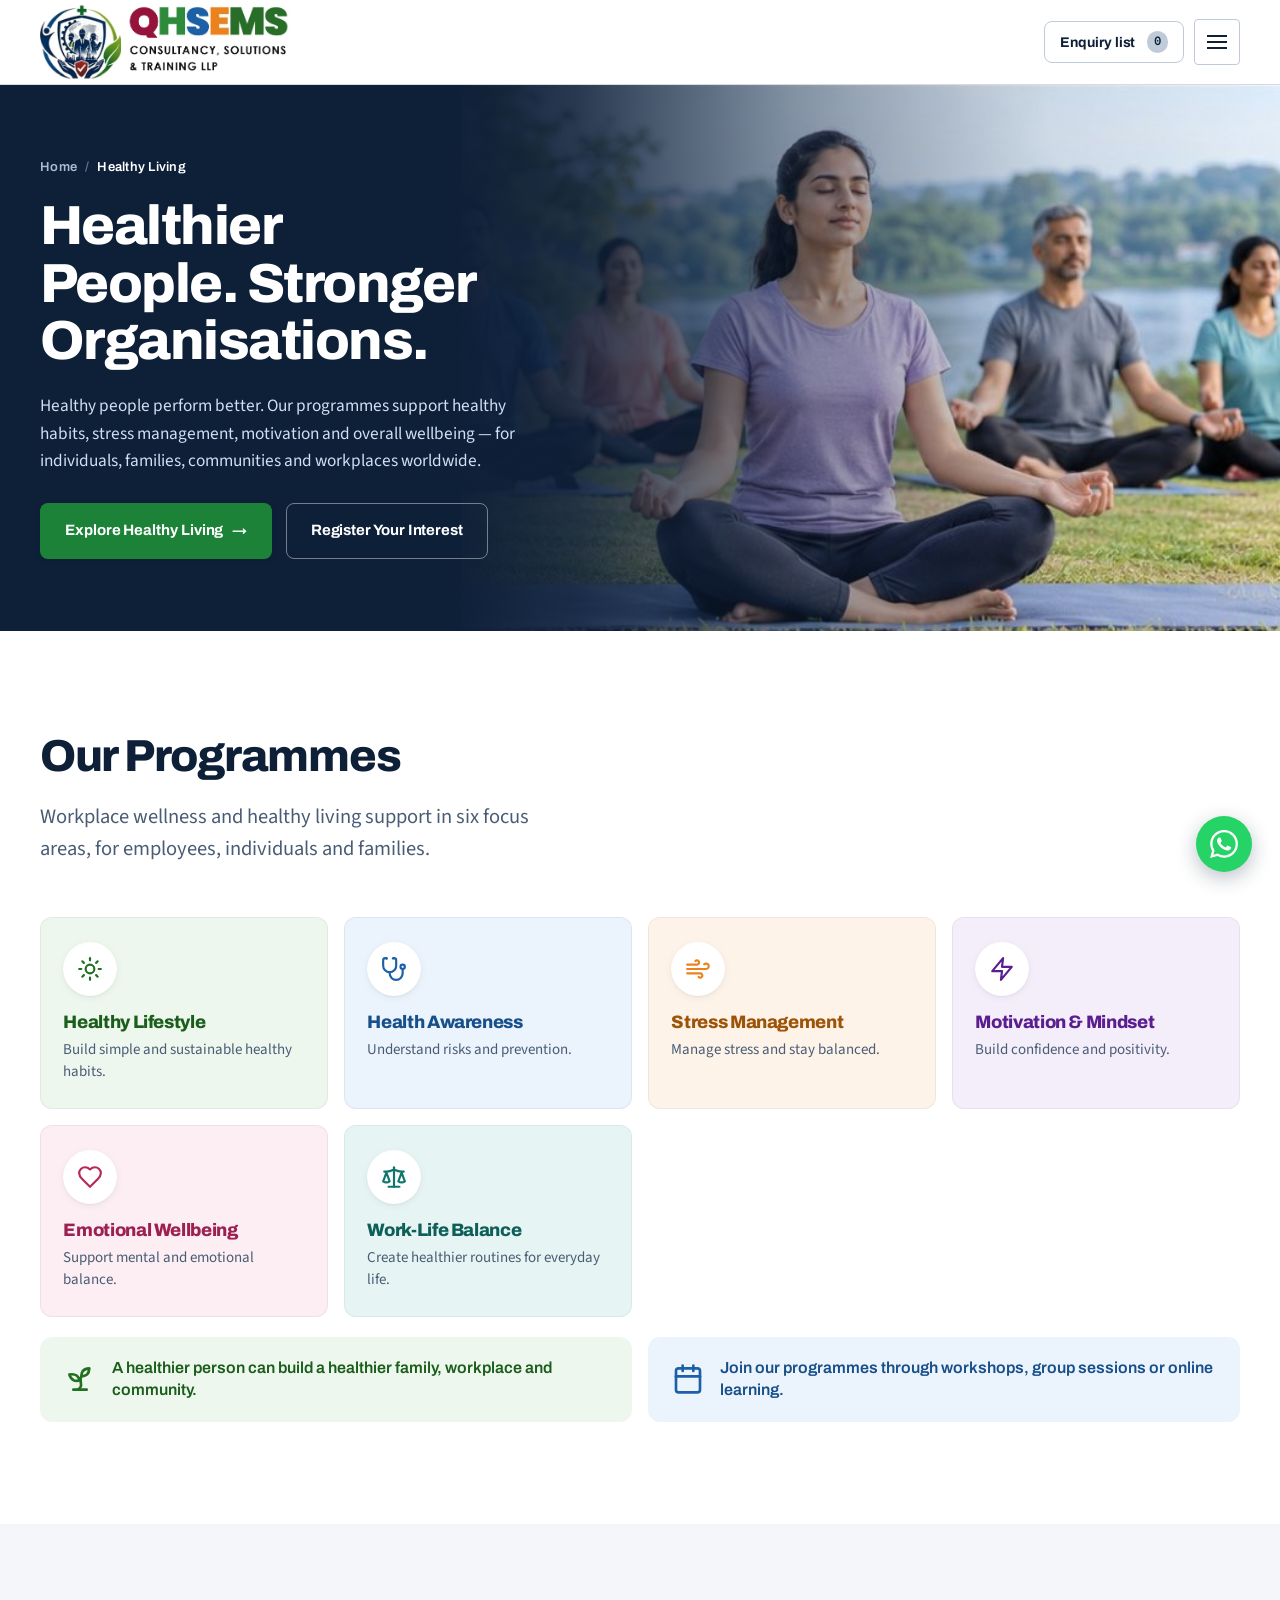
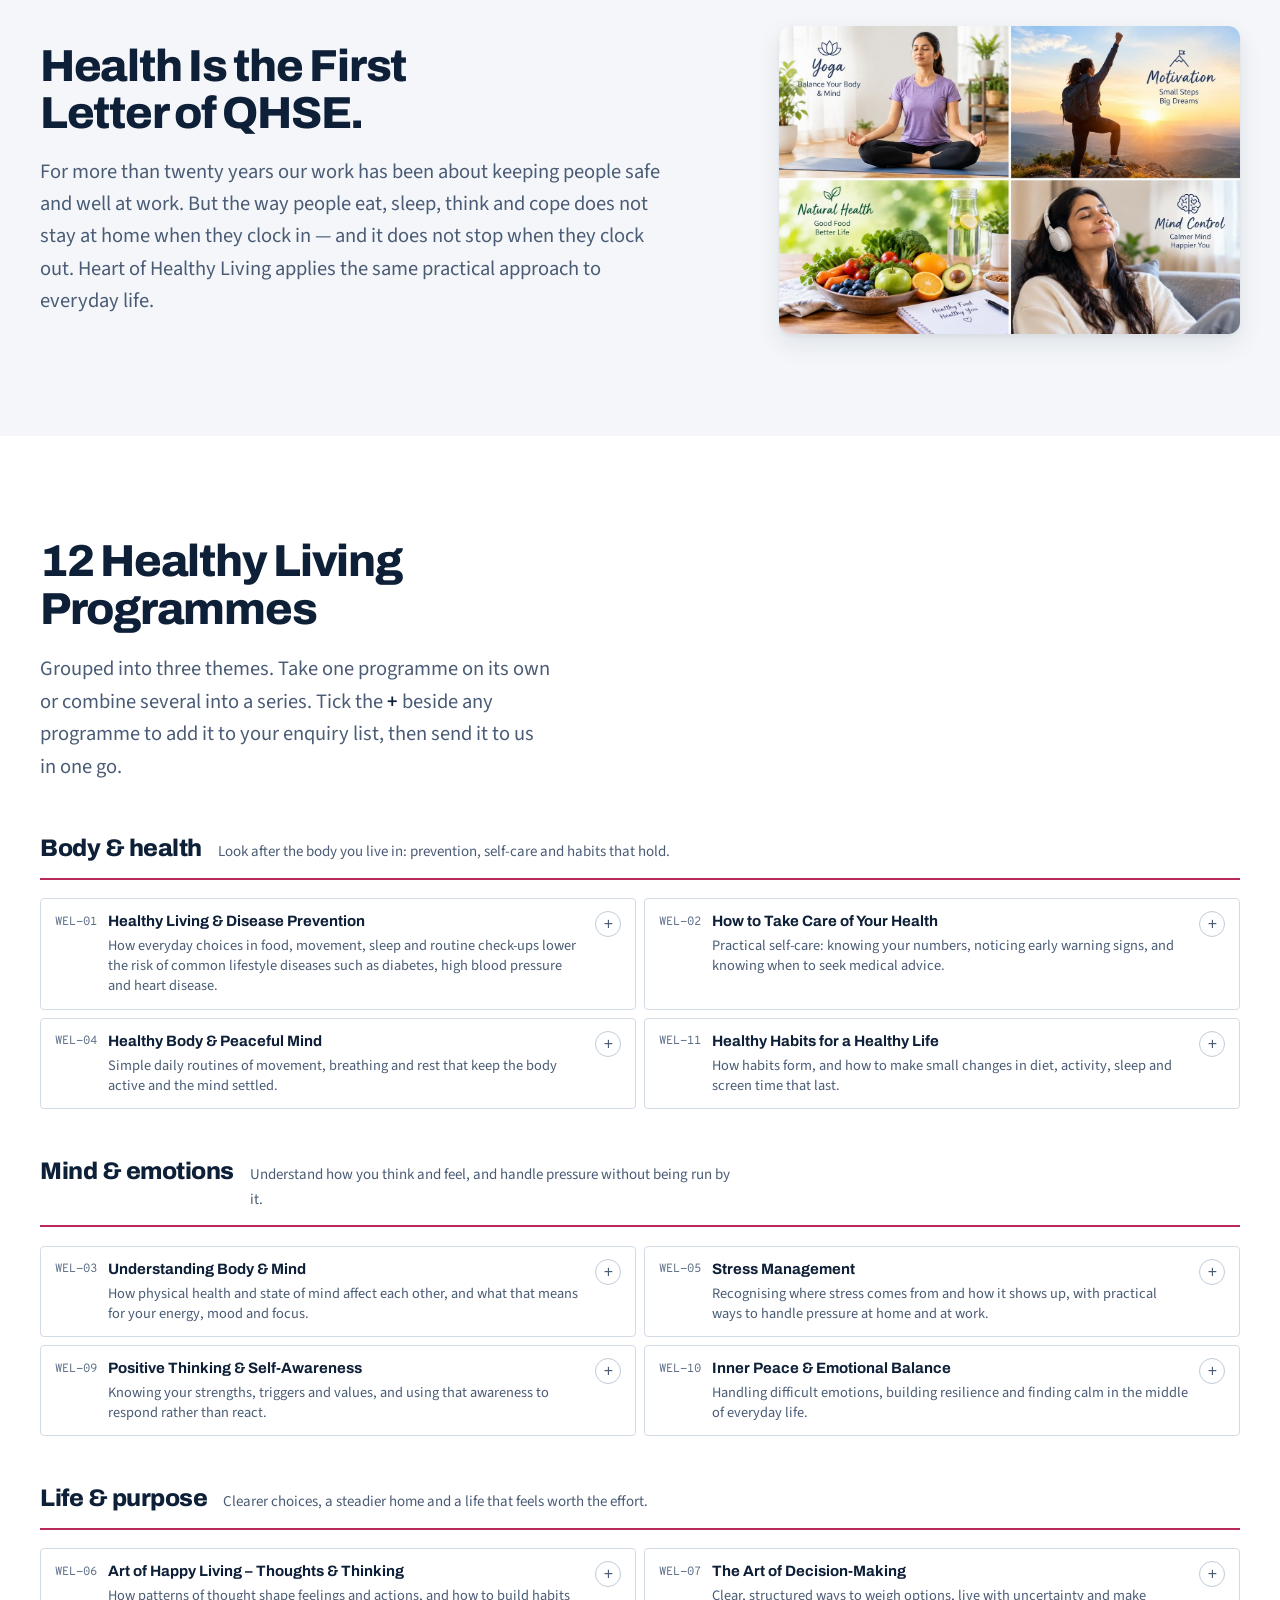
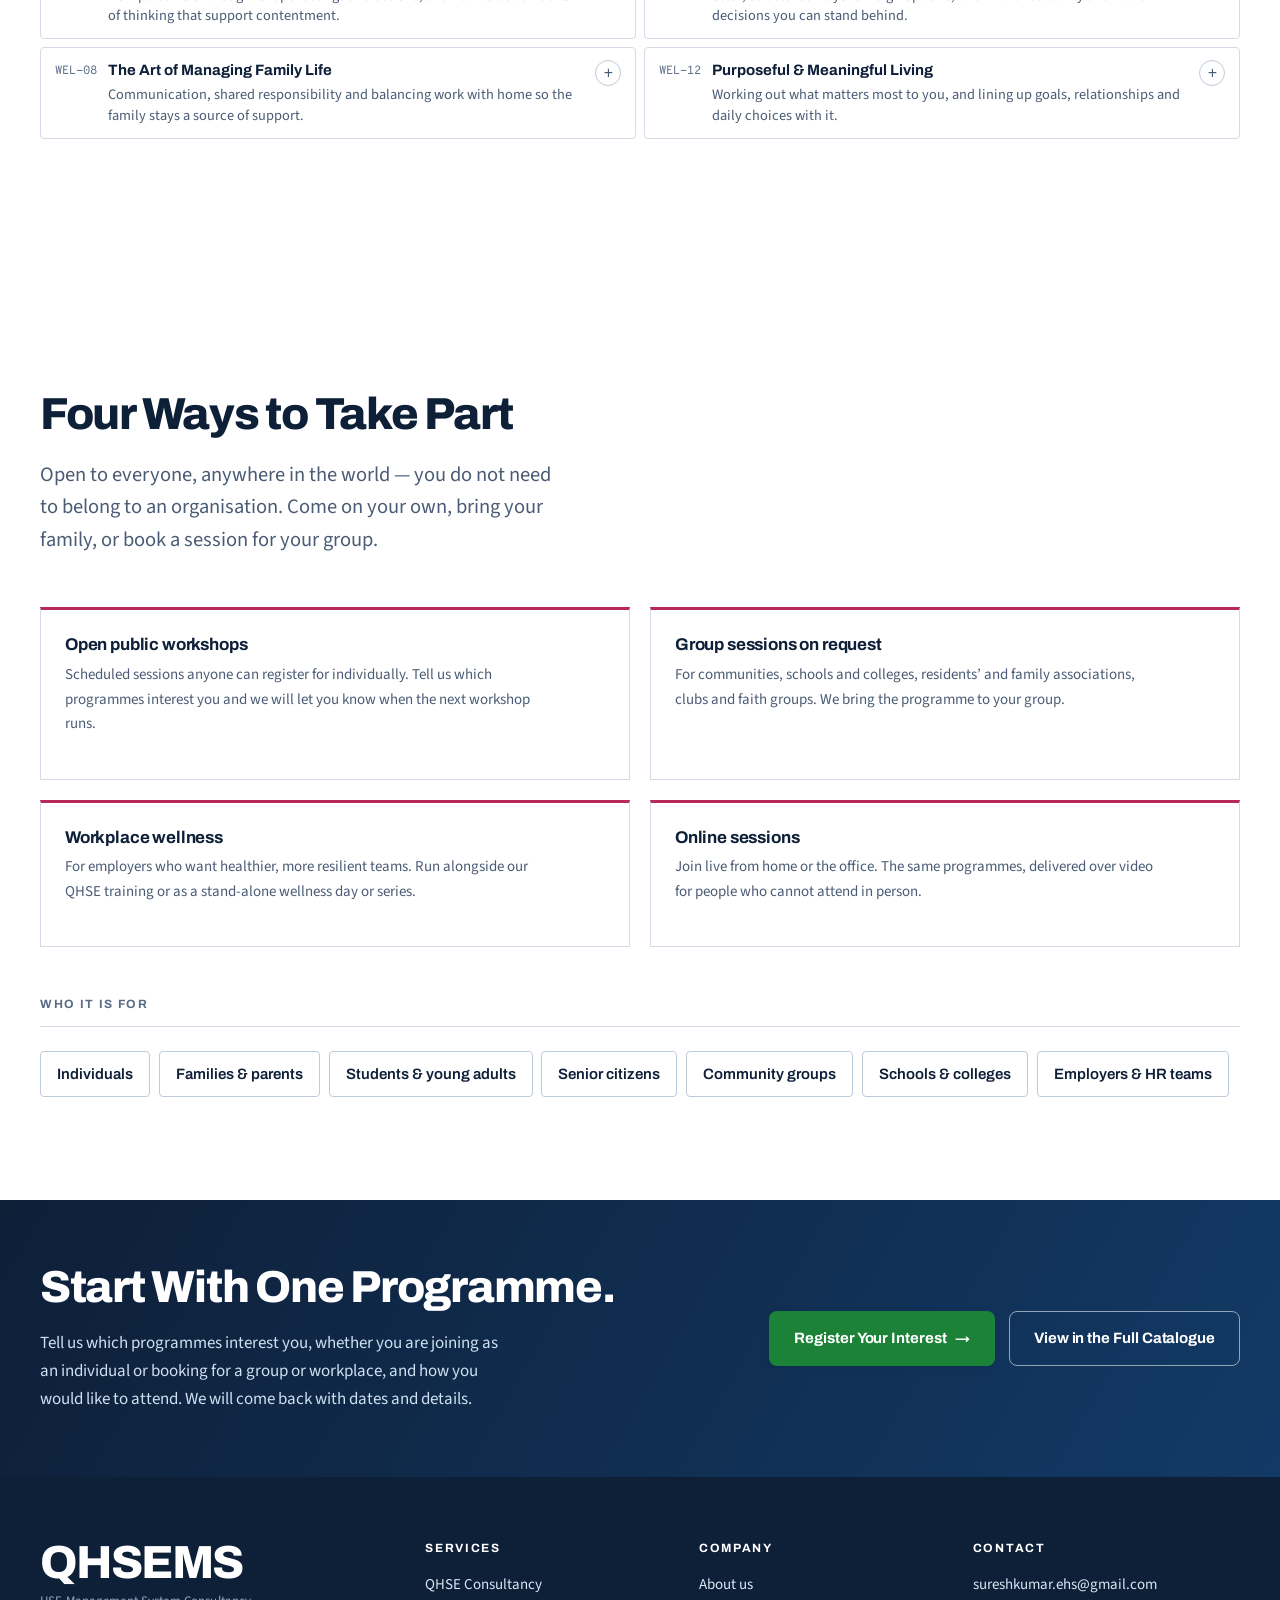
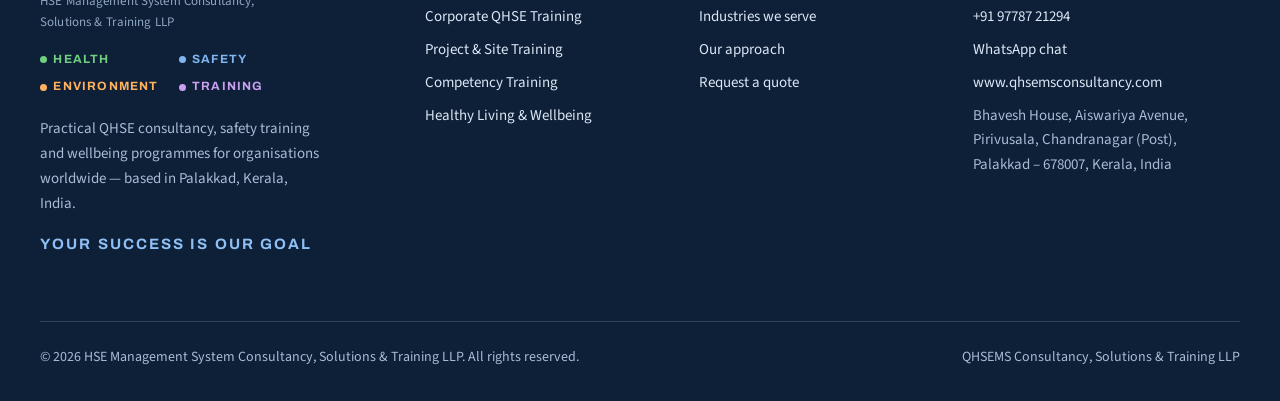
<file: wellness.html>
<!DOCTYPE html>
<html lang="en-IN">
<head>
<meta charset="utf-8">
<meta name="viewport" content="width=device-width, initial-scale=1">
<title>Workplace Wellness &amp; Healthy Living Programmes Worldwide | QHSEMS</title>
<meta name="description" content="Healthy living and wellbeing programmes for people and workplaces worldwide: stress management, health awareness, emotional wellbeing and work-life balance. In person or online.">
<link rel="icon" href="assets/img/favicon.png" type="image/png">
<link rel="canonical" href="https://www.qhsemsconsultancy.com/wellness.html">
<meta property="og:type" content="website">
<meta property="og:site_name" content="QHSEMS">
<meta property="og:locale" content="en_IN">
<meta property="og:url" content="https://www.qhsemsconsultancy.com/wellness.html">
<meta property="og:title" content="Workplace Wellness &amp; Healthy Living Programmes Worldwide | QHSEMS">
<meta property="og:description" content="Healthy living and wellbeing programmes for people and workplaces worldwide: stress management, health awareness, emotional wellbeing and work-life balance. In person or online.">
<meta property="og:image" content="https://www.qhsemsconsultancy.com/assets/img/og-image.jpg">
<meta property="og:image:width" content="1200">
<meta property="og:image:height" content="630">
<meta property="og:image:alt" content="QHSEMS trainer briefing a site crew in hard hats and hi-vis">
<meta name="twitter:card" content="summary_large_image">
<link rel="apple-touch-icon" href="assets/img/qhsems-emblem.png">
<script type="application/ld+json">
{
 "@context": "https://schema.org",
 "@graph": [
  {
   "@type": "BreadcrumbList",
   "itemListElement": [
    {
     "@type": "ListItem",
     "position": 1,
     "name": "Home",
     "item": "https://www.qhsemsconsultancy.com/"
    },
    {
     "@type": "ListItem",
     "position": 2,
     "name": "Healthy Living",
     "item": "https://www.qhsemsconsultancy.com/wellness.html"
    }
   ]
  }
 ]
}
</script>
<link rel="preconnect" href="https://fonts.googleapis.com">
<link rel="preconnect" href="https://fonts.gstatic.com" crossorigin>
<link href="https://fonts.googleapis.com/css2?family=Archivo:wght@500;600;700;800&family=Overpass+Mono:wght@400;600&family=Source+Sans+3:wght@400;600&display=swap" rel="stylesheet">
<link rel="stylesheet" href="assets/css/site.css">
<link rel="preload" as="image" href="assets/img/hero-healthy-living.jpg">
</head>
<body data-page="wellness">
<a class="skip" href="#main">Skip to content</a>

<header class="site-header">
  <div class="wrap site-header__bar">
    <a class="brand" href="index.html" aria-label="QHSEMS — home">
      <img src="assets/img/qhsems-logo-header.jpg" alt="QHSEMS Consultancy, Solutions &amp; Training LLP" width="1170" height="367">
    </a>
    <nav class="nav" id="primary-nav" aria-label="Primary">
      <a href="index.html">Home</a>
      <a href="about.html">About</a>
      <a href="consultancy.html">Consultancy</a>
      <a href="training.html">Training &amp; Competency</a>
      <a href="wellness.html" aria-current="page">Healthy Living</a>
      <a href="industries.html">Industries</a>
      <a href="contact.html">Contact</a>
      <a class="nav__cta btn btn--primary" href="contact.html">Request a Quote</a>
    </nav>
    <div class="header-actions">
      <button class="btn btn--ghost btn--sm basket-btn" id="enquiry-btn" type="button" data-count="0" hidden>
        Enquiry list <span class="n">0</span>
      </button>
      <a class="btn btn--primary btn--sm" href="contact.html">Request a Quote</a>
      <button class="nav-toggle" type="button" aria-expanded="false" aria-controls="primary-nav" aria-label="Menu"><span></span></button>
    </div>
  </div>
</header>

<main id="main">

  <section class="phero">
    <img class="phero__img" src="assets/img/hero-healthy-living.jpg" alt="A group practising yoga outdoors by a lake" width="793" height="446" fetchpriority="high" style="--pos:65% center">
    <div class="wrap">
      <div class="phero__inner">
        <nav class="breadcrumb" aria-label="Breadcrumb"><a href="index.html">Home</a><span aria-hidden="true">/</span>Healthy Living</nav>
        <h1>Healthier People. Stronger Organisations.</h1>
        <p class="phero__lead">Healthy people perform better. Our programmes support healthy habits, stress management, motivation and overall wellbeing &mdash; for individuals, families, communities and workplaces worldwide.</p>
        <div class="phero__actions">
          <a class="btn btn--primary" href="#programmes">Explore Healthy Living <span class="btn__arrow" aria-hidden="true">&rarr;</span></a>
          <a class="btn btn--on-ink" href="contact.html?type=wellness">Register Your Interest</a>
        </div>
      </div>
    </div>
  </section>

  <!-- ============ FOCUS AREAS ============ -->
  <section class="section">
    <div class="wrap">
      <div class="section-head reveal">
        <h2>Our Programmes</h2>
        <p class="lede">Workplace wellness and healthy living support in six focus areas, for employees, individuals and families.</p>
      </div>
      <ul class="icards">
        <li class="icard t-green  reveal">
          <span class="icard__icon"><svg viewBox="0 0 24 24" fill="none" stroke="currentColor" stroke-width="2" stroke-linecap="round" stroke-linejoin="round" aria-hidden="true" focusable="false"><circle cx="12" cy="12" r="4"/><path d="M12 2v2"/><path d="M12 20v2"/><path d="m4.93 4.93 1.41 1.41"/><path d="m17.66 17.66 1.41 1.41"/><path d="M2 12h2"/><path d="M20 12h2"/><path d="m6.34 17.66-1.41 1.41"/><path d="m19.07 4.93-1.41 1.41"/></svg></span>
          <h3>Healthy Lifestyle</h3>
          <p>Build simple and sustainable healthy habits.</p>
        </li>
        <li class="icard t-blue  reveal">
          <span class="icard__icon"><svg viewBox="0 0 24 24" fill="none" stroke="currentColor" stroke-width="2" stroke-linecap="round" stroke-linejoin="round" aria-hidden="true" focusable="false"><path d="M4.8 2.3A.3.3 0 1 0 5 2H4a2 2 0 0 0-2 2v5a6 6 0 0 0 6 6 6 6 0 0 0 6-6V4a2 2 0 0 0-2-2h-1a.2.2 0 1 0 .3.3"/><path d="M8 15v1a6 6 0 0 0 6 6 6 6 0 0 0 6-6v-4"/><circle cx="20" cy="10" r="2"/></svg></span>
          <h3>Health Awareness</h3>
          <p>Understand risks and prevention.</p>
        </li>
        <li class="icard t-orange  reveal">
          <span class="icard__icon"><svg viewBox="0 0 24 24" fill="none" stroke="currentColor" stroke-width="2" stroke-linecap="round" stroke-linejoin="round" aria-hidden="true" focusable="false"><path d="M17.7 7.7a2.5 2.5 0 1 1 1.8 4.3H2"/><path d="M9.6 4.6A2 2 0 1 1 11 8H2"/><path d="M12.6 19.4A2 2 0 1 0 14 16H2"/></svg></span>
          <h3>Stress Management</h3>
          <p>Manage stress and stay balanced.</p>
        </li>
        <li class="icard t-purple  reveal">
          <span class="icard__icon"><svg viewBox="0 0 24 24" fill="none" stroke="currentColor" stroke-width="2" stroke-linecap="round" stroke-linejoin="round" aria-hidden="true" focusable="false"><path d="M13 2 3 14h9l-1 8 10-12h-9l1-8z"/></svg></span>
          <h3>Motivation &amp; Mindset</h3>
          <p>Build confidence and positivity.</p>
        </li>
        <li class="icard t-pink  reveal">
          <span class="icard__icon"><svg viewBox="0 0 24 24" fill="none" stroke="currentColor" stroke-width="2" stroke-linecap="round" stroke-linejoin="round" aria-hidden="true" focusable="false"><path d="M19 14c1.49-1.46 3-3.21 3-5.5A5.5 5.5 0 0 0 16.5 3c-1.76 0-3 .5-4.5 2-1.5-1.5-2.74-2-4.5-2A5.5 5.5 0 0 0 2 8.5c0 2.3 1.5 4.05 3 5.5l7 7Z"/></svg></span>
          <h3>Emotional Wellbeing</h3>
          <p>Support mental and emotional balance.</p>
        </li>
        <li class="icard t-teal  reveal">
          <span class="icard__icon"><svg viewBox="0 0 24 24" fill="none" stroke="currentColor" stroke-width="2" stroke-linecap="round" stroke-linejoin="round" aria-hidden="true" focusable="false"><path d="m16 16 3-8 3 8c-.87.65-1.92 1-3 1s-2.13-.35-3-1Z"/><path d="m2 16 3-8 3 8c-.87.65-1.92 1-3 1s-2.13-.35-3-1Z"/><path d="M7 21h10"/><path d="M12 3v18"/><path d="M3 7h2c2 0 5-1 7-2 2 1 5 2 7 2h2"/></svg></span>
          <h3>Work-Life Balance</h3>
          <p>Create healthier routines for everyday life.</p>
        </li>
      </ul>
      <div class="notes">
        <p class="note t-green reveal"><svg viewBox="0 0 24 24" fill="none" stroke="currentColor" stroke-width="2" stroke-linecap="round" stroke-linejoin="round" aria-hidden="true" focusable="false"><path d="M7 20h10"/><path d="M10 20c5.5-2.5.8-6.4 3-10"/><path d="M9.5 9.4c1.1.8 1.8 2.2 2.3 3.7-2 .4-3.5.4-4.8-.3-1.2-.6-2.3-1.9-3-4.2 2.8-.5 4.4 0 5.5.8z"/><path d="M14.1 6a7 7 0 0 0-1.1 4c1.9-.1 3.3-.6 4.3-1.4 1-1 1.6-2.3 1.7-4.6-2.7.1-4 1-4.9 2z"/></svg> A healthier person can build a healthier family, workplace and community.</p>
        <p class="note t-blue reveal"><svg viewBox="0 0 24 24" fill="none" stroke="currentColor" stroke-width="2" stroke-linecap="round" stroke-linejoin="round" aria-hidden="true" focusable="false"><rect x="3" y="4" width="18" height="18" rx="2"/><path d="M16 2v4"/><path d="M8 2v4"/><path d="M3 10h18"/></svg> Join our programmes through workshops, group sessions or online learning.</p>
      </div>
    </div>
  </section>

  <!-- ============ WHY ============ -->
  <section class="section section--surface">
    <div class="wrap">
      <div class="split-head reveal" style="margin-bottom:0">
        <div>
          <h2>Health Is the First Letter of QHSE.</h2>
          <p class="lede">For more than twenty years our work has been about keeping people safe and well at work. But the way people eat, sleep, think and cope does not stay at home when they clock in &mdash; and it does not stop when they clock out. Heart of Healthy Living applies the same practical approach to everyday life.</p>
        </div>
        <img class="media" src="assets/img/healthy-living-collage.jpg" alt="Collage: yoga for body and mind, motivation at sunrise, healthy food, and relaxing with music for a calmer mind" width="1280" height="853" loading="lazy">
      </div>
    </div>
  </section>

  <section class="section" id="programmes">
    <div class="wrap">
      <div class="section-head reveal">
        <h2>12 Healthy Living Programmes</h2>
        <p class="lede">Grouped into three themes. Take one programme on its own or combine several into a series. Tick the <strong>+</strong> beside any programme to add it to your enquiry list, then send it to us in one go.</p>
      </div>

      <section class="cat-group reveal" style="--c:var(--heart)">
        <div class="cat-group__head">
          <h3>Body &amp; health</h3>
          <p>Look after the body you live in: prevention, self-care and habits that hold.</p>
        </div>
        <ul class="cat-list cat-list--2">
          <li class="prog" data-code="WEL-01" data-name="Healthy Living &amp; Disease Prevention" data-search="healthy living and disease prevention">
            <span class="prog__code">WEL-01</span>
            <span class="prog__name"><b>Healthy Living &amp; Disease Prevention</b><span class="prog__desc">How everyday choices in food, movement, sleep and routine check-ups lower the risk of common lifestyle diseases such as diabetes, high blood pressure and heart disease.</span></span>
            <button class="prog__add" type="button" aria-pressed="false" aria-label="Add Healthy Living &amp; Disease Prevention to your enquiry list"><span aria-hidden="true">+</span></button>
          </li>
          <li class="prog" data-code="WEL-02" data-name="How to Take Care of Your Health" data-search="how to take care of your health">
            <span class="prog__code">WEL-02</span>
            <span class="prog__name"><b>How to Take Care of Your Health</b><span class="prog__desc">Practical self-care: knowing your numbers, noticing early warning signs, and knowing when to seek medical advice.</span></span>
            <button class="prog__add" type="button" aria-pressed="false" aria-label="Add How to Take Care of Your Health to your enquiry list"><span aria-hidden="true">+</span></button>
          </li>
          <li class="prog" data-code="WEL-04" data-name="Healthy Body &amp; Peaceful Mind" data-search="healthy body and peaceful mind">
            <span class="prog__code">WEL-04</span>
            <span class="prog__name"><b>Healthy Body &amp; Peaceful Mind</b><span class="prog__desc">Simple daily routines of movement, breathing and rest that keep the body active and the mind settled.</span></span>
            <button class="prog__add" type="button" aria-pressed="false" aria-label="Add Healthy Body &amp; Peaceful Mind to your enquiry list"><span aria-hidden="true">+</span></button>
          </li>
          <li class="prog" data-code="WEL-11" data-name="Healthy Habits for a Healthy Life" data-search="healthy habits for a healthy life">
            <span class="prog__code">WEL-11</span>
            <span class="prog__name"><b>Healthy Habits for a Healthy Life</b><span class="prog__desc">How habits form, and how to make small changes in diet, activity, sleep and screen time that last.</span></span>
            <button class="prog__add" type="button" aria-pressed="false" aria-label="Add Healthy Habits for a Healthy Life to your enquiry list"><span aria-hidden="true">+</span></button>
          </li>
        </ul>
      </section>

      <section class="cat-group reveal" style="--c:var(--heart)">
        <div class="cat-group__head">
          <h3>Mind &amp; emotions</h3>
          <p>Understand how you think and feel, and handle pressure without being run by it.</p>
        </div>
        <ul class="cat-list cat-list--2">
          <li class="prog" data-code="WEL-03" data-name="Understanding Body &amp; Mind" data-search="understanding body and mind">
            <span class="prog__code">WEL-03</span>
            <span class="prog__name"><b>Understanding Body &amp; Mind</b><span class="prog__desc">How physical health and state of mind affect each other, and what that means for your energy, mood and focus.</span></span>
            <button class="prog__add" type="button" aria-pressed="false" aria-label="Add Understanding Body &amp; Mind to your enquiry list"><span aria-hidden="true">+</span></button>
          </li>
          <li class="prog" data-code="WEL-05" data-name="Stress Management" data-search="stress management">
            <span class="prog__code">WEL-05</span>
            <span class="prog__name"><b>Stress Management</b><span class="prog__desc">Recognising where stress comes from and how it shows up, with practical ways to handle pressure at home and at work.</span></span>
            <button class="prog__add" type="button" aria-pressed="false" aria-label="Add Stress Management to your enquiry list"><span aria-hidden="true">+</span></button>
          </li>
          <li class="prog" data-code="WEL-09" data-name="Positive Thinking &amp; Self-Awareness" data-search="positive thinking and self-awareness">
            <span class="prog__code">WEL-09</span>
            <span class="prog__name"><b>Positive Thinking &amp; Self-Awareness</b><span class="prog__desc">Knowing your strengths, triggers and values, and using that awareness to respond rather than react.</span></span>
            <button class="prog__add" type="button" aria-pressed="false" aria-label="Add Positive Thinking &amp; Self-Awareness to your enquiry list"><span aria-hidden="true">+</span></button>
          </li>
          <li class="prog" data-code="WEL-10" data-name="Inner Peace &amp; Emotional Balance" data-search="inner peace and emotional balance">
            <span class="prog__code">WEL-10</span>
            <span class="prog__name"><b>Inner Peace &amp; Emotional Balance</b><span class="prog__desc">Handling difficult emotions, building resilience and finding calm in the middle of everyday life.</span></span>
            <button class="prog__add" type="button" aria-pressed="false" aria-label="Add Inner Peace &amp; Emotional Balance to your enquiry list"><span aria-hidden="true">+</span></button>
          </li>
        </ul>
      </section>

      <section class="cat-group reveal" style="--c:var(--heart)">
        <div class="cat-group__head">
          <h3>Life &amp; purpose</h3>
          <p>Clearer choices, a steadier home and a life that feels worth the effort.</p>
        </div>
        <ul class="cat-list cat-list--2">
          <li class="prog" data-code="WEL-06" data-name="Art of Happy Living &ndash; Thoughts &amp; Thinking" data-search="art of happy living - thoughts and thinking">
            <span class="prog__code">WEL-06</span>
            <span class="prog__name"><b>Art of Happy Living &ndash; Thoughts &amp; Thinking</b><span class="prog__desc">How patterns of thought shape feelings and actions, and how to build habits of thinking that support contentment.</span></span>
            <button class="prog__add" type="button" aria-pressed="false" aria-label="Add Art of Happy Living &ndash; Thoughts &amp; Thinking to your enquiry list"><span aria-hidden="true">+</span></button>
          </li>
          <li class="prog" data-code="WEL-07" data-name="The Art of Decision-Making" data-search="the art of decision-making">
            <span class="prog__code">WEL-07</span>
            <span class="prog__name"><b>The Art of Decision-Making</b><span class="prog__desc">Clear, structured ways to weigh options, live with uncertainty and make decisions you can stand behind.</span></span>
            <button class="prog__add" type="button" aria-pressed="false" aria-label="Add The Art of Decision-Making to your enquiry list"><span aria-hidden="true">+</span></button>
          </li>
          <li class="prog" data-code="WEL-08" data-name="The Art of Managing Family Life" data-search="the art of managing family life">
            <span class="prog__code">WEL-08</span>
            <span class="prog__name"><b>The Art of Managing Family Life</b><span class="prog__desc">Communication, shared responsibility and balancing work with home so the family stays a source of support.</span></span>
            <button class="prog__add" type="button" aria-pressed="false" aria-label="Add The Art of Managing Family Life to your enquiry list"><span aria-hidden="true">+</span></button>
          </li>
          <li class="prog" data-code="WEL-12" data-name="Purposeful &amp; Meaningful Living" data-search="purposeful and meaningful living">
            <span class="prog__code">WEL-12</span>
            <span class="prog__name"><b>Purposeful &amp; Meaningful Living</b><span class="prog__desc">Working out what matters most to you, and lining up goals, relationships and daily choices with it.</span></span>
            <button class="prog__add" type="button" aria-pressed="false" aria-label="Add Purposeful &amp; Meaningful Living to your enquiry list"><span aria-hidden="true">+</span></button>
          </li>
        </ul>
      </section>
    </div>
  </section>

  <section class="section">
    <div class="wrap">
      <div class="section-head reveal">
        <h2>Four Ways to Take Part</h2>
        <p class="lede">Open to everyone, anywhere in the world &mdash; you do not need to belong to an organisation. Come on your own, bring your family, or book a session for your group.</p>
      </div>
      <div class="tracks tracks--2">
        <div class="track track--wellness-lite reveal">
          <h4>Open public workshops</h4>
          <p>Scheduled sessions anyone can register for individually. Tell us which programmes interest you and we will let you know when the next workshop runs.</p>
        </div>
        <div class="track track--wellness-lite reveal">
          <h4>Group sessions on request</h4>
          <p>For communities, schools and colleges, residents&rsquo; and family associations, clubs and faith groups. We bring the programme to your group.</p>
        </div>
        <div class="track track--wellness-lite reveal">
          <h4>Workplace wellness</h4>
          <p>For employers who want healthier, more resilient teams. Run alongside our QHSE training or as a stand-alone wellness day or series.</p>
        </div>
        <div class="track track--wellness-lite reveal">
          <h4>Online sessions</h4>
          <p>Join live from home or the office. The same programmes, delivered over video for people who cannot attend in person.</p>
        </div>
      </div>

      <div class="reveal" style="margin-top:clamp(2rem,4vw,3rem)">
        <span class="rule-label">Who it is for</span>
        <ul class="industries">
          <li>Individuals</li>
          <li>Families &amp; parents</li>
          <li>Students &amp; young adults</li>
          <li>Senior citizens</li>
          <li>Community groups</li>
          <li>Schools &amp; colleges</li>
          <li>Employers &amp; HR teams</li>
        </ul>
      </div>
    </div>
  </section>

  <section class="cta">
    <div class="wrap cta__inner">
      <div>
        <h2>Start With One Programme.</h2>
        <p>Tell us which programmes interest you, whether you are joining as an individual or booking for a group or workplace, and how you would like to attend. We will come back with dates and details.</p>
      </div>
      <div class="cta__actions">
          <a class="btn btn--primary" href="contact.html?type=wellness">Register Your Interest <span class="btn__arrow" aria-hidden="true">&rarr;</span></a>
          <a class="btn btn--on-ink" href="training.html#wellness">View in the Full Catalogue</a>
      </div>
    </div>
  </section>

</main>

<div class="basket__scrim" id="enquiry-scrim"></div>
<aside class="basket" id="enquiry-panel" aria-hidden="true" aria-label="Your enquiry list">
  <div class="basket__head">
    <h2>Your enquiry list</h2>
    <button class="basket__close" type="button" aria-label="Close enquiry list">&times;</button>
  </div>
  <div class="basket__body">
    <p class="basket__empty" id="enquiry-empty">Nothing selected yet. Tick the <strong>+</strong> beside any programme to build a list, then send it to us in one go.</p>
    <ul class="basket__list" id="enquiry-list"></ul>
  </div>
  <div class="basket__foot">
    <a class="btn btn--primary" href="contact.html">Send this list as an enquiry <span class="btn__arrow" aria-hidden="true">&rarr;</span></a>
    <button class="btn btn--ghost btn--sm" type="button" id="enquiry-clear">Clear list</button>
  </div>
</aside>

<footer class="site-footer">
  <div class="wrap">
    <div class="footer-grid">
      <div class="footer-brand">
        <p class="footer-word">QHSEMS</p>
        <p class="footer-legal">HSE Management System Consultancy, Solutions &amp; Training LLP</p>
        <ul class="footer-pillars">
          <li style="--c:#6FD07F">Health</li>
          <li style="--c:#7FB6F0">Safety</li>
          <li style="--c:#FFB25E">Environment</li>
          <li style="--c:#C9A0F0">Training</li>
        </ul>
        <p>Practical QHSE consultancy, safety training and wellbeing programmes for organisations worldwide &mdash; based in Palakkad, Kerala, India.</p>
        <p class="footer-tag">Your Success Is Our Goal</p>
      </div>
      <div class="footer-col">
        <h4>Services</h4>
        <ul>
          <li><a href="consultancy.html">QHSE Consultancy</a></li>
          <li><a href="training.html#corporate">Corporate QHSE Training</a></li>
          <li><a href="training.html#project">Project &amp; Site Training</a></li>
          <li><a href="training.html#craft">Competency Training</a></li>
          <li><a href="wellness.html">Healthy Living &amp; Wellbeing</a></li>
        </ul>
      </div>
      <div class="footer-col">
        <h4>Company</h4>
        <ul>
          <li><a href="about.html">About us</a></li>
          <li><a href="industries.html">Industries we serve</a></li>
          <li><a href="about.html#approach">Our approach</a></li>
          <li><a href="contact.html">Request a quote</a></li>
        </ul>
      </div>
      <div class="footer-col">
        <h4>Contact</h4>
        <ul>
          <li><a href="mailto:sureshkumar.ehs@gmail.com">sureshkumar.ehs@gmail.com</a></li>
          <li><a href="tel:+919778721294">+91 97787 21294</a></li>
          <li><a href="https://wa.me/919778721294?text=Hello%20QHSEMS%2C%20I%20would%20like%20to%20enquire%20about%20your%20services." target="_blank" rel="noopener">WhatsApp chat</a></li>
          <li><a href="https://www.qhsemsconsultancy.com/">www.qhsemsconsultancy.com</a></li>
          <li>Bhavesh House, Aiswariya Avenue,<br>Pirivusala, Chandranagar (Post),<br>Palakkad &ndash; 678007, Kerala, India</li>
        </ul>
      </div>
    </div>
    <div class="footer-bottom">
      <span>&copy; <span data-year>2026</span> HSE Management System Consultancy, Solutions &amp; Training LLP. All rights reserved.</span>
      <span>QHSEMS Consultancy, Solutions &amp; Training LLP</span>
    </div>
  </div>
</footer>

<a class="wa-float" href="https://wa.me/919778721294?text=Hello%20QHSEMS%2C%20I%20would%20like%20to%20enquire%20about%20your%20services." target="_blank" rel="noopener" aria-label="Chat with us on WhatsApp" title="Chat with us on WhatsApp"><svg viewBox="0 0 24 24" width="28" height="28" aria-hidden="true" focusable="false"><path fill="currentColor" d="M17.472 14.382c-.297-.149-1.758-.867-2.03-.967-.273-.099-.471-.148-.67.15-.197.297-.767.966-.94 1.164-.173.199-.347.223-.644.075-.297-.15-1.255-.463-2.39-1.475-.883-.788-1.48-1.761-1.653-2.059-.173-.297-.018-.458.13-.606.134-.133.298-.347.446-.52.149-.174.198-.298.298-.497.099-.198.05-.371-.025-.52-.075-.149-.669-1.612-.916-2.207-.242-.579-.487-.5-.669-.51-.173-.008-.371-.01-.57-.01-.198 0-.52.074-.792.372-.272.297-1.04 1.016-1.04 2.479 0 1.462 1.065 2.875 1.213 3.074.149.198 2.096 3.2 5.077 4.487.709.306 1.262.489 1.694.625.712.227 1.36.195 1.871.118.571-.085 1.758-.719 2.006-1.413.248-.694.248-1.289.173-1.413-.074-.124-.272-.198-.57-.347m-5.421 7.403h-.004a9.87 9.87 0 0 1-5.031-1.378l-.361-.214-3.741.982.998-3.648-.235-.374a9.86 9.86 0 0 1-1.51-5.26c.001-5.45 4.436-9.884 9.888-9.884 2.64 0 5.122 1.03 6.988 2.898a9.825 9.825 0 0 1 2.893 6.994c-.003 5.45-4.437 9.884-9.885 9.884m8.413-18.297A11.815 11.815 0 0 0 12.05 0C5.495 0 .16 5.335.157 11.892c0 2.096.547 4.142 1.588 5.945L.057 24l6.305-1.654a11.882 11.882 0 0 0 5.683 1.448h.005c6.554 0 11.89-5.335 11.893-11.893a11.821 11.821 0 0 0-3.48-8.413Z"/></svg></a>

<script src="assets/js/site.js"></script>
</body>
</html>
</file>
<file: assets/css/site.css>
/* ==========================================================================
   QHSEMS Consultancy, Solutions & Training LLP
   Design system. Light ground, sized for site-office fluorescent and outdoor sun.
   Palette sampled from the supplied logo lockup.
   ========================================================================== */

:root{
  /* ink + ground */
  --ink:        #0E1F38;
  --ink-2:      #16304F;
  --muted:      #4A5C75;
  --muted-2:    #5B6D86;
  --paper:      #FFFFFF;
  --surface:    #F4F6F9;
  --surface-2:  #E8EDF3;
  --line:       #D3DCE6;
  --line-2:     #BFCBD9;

  /* brand pillars, sampled from the logo */
  --health:     #207020;
  --safety:     #1C60A8;
  --environ:    #EB821E;
  --training:   #5A1E8F;
  --crimson:    #96143C;
  --crimson-dk: #7A0F31;
  /* action: the client reference uses green for every call to action (white text passes AA) */
  --action:     #1B8238;
  --action-dk:  #146B2D;
  --green-on-ink:#8EDB6A;
  --heart:      #B8285A;
  --leaf:       #5B9122;

  /* text-safe on white */
  --environ-ink:#9E5408;

  /* on-navy */
  --on-ink-mut: #A9BCD4;
  --rule-ink:   rgba(255,255,255,.16);

  /* type */
  --display: "Archivo", "Helvetica Neue", Arial, sans-serif;
  --body: "Source Sans 3", "Segoe UI", system-ui, sans-serif;
  --mono: "Overpass Mono", ui-monospace, Consolas, monospace;

  /* metrics */
  --wrap: 1240px;
  --gutter: clamp(1.25rem, 4vw, 2.5rem);
  --pad-y: clamp(4.5rem, 8vw, 7.5rem);
  --radius: 4px;
  --header-h: 84px;

  --shadow-sm: 0 1px 2px rgba(14,31,56,.06), 0 2px 8px rgba(14,31,56,.05);
  --shadow-md: 0 2px 4px rgba(14,31,56,.05), 0 10px 26px rgba(14,31,56,.09);
  --shadow-lg: 0 4px 8px rgba(14,31,56,.06), 0 22px 50px rgba(14,31,56,.13);

  --ease: cubic-bezier(.16,.84,.28,1);
}

*,*::before,*::after{ box-sizing:border-box; }
html{ -webkit-text-size-adjust:100%; scroll-behavior:smooth; scroll-padding-top:calc(var(--header-h) + 1rem); }
@media (prefers-reduced-motion: reduce){ html{ scroll-behavior:auto; } }

body{
  margin:0;
  background:var(--paper);
  color:var(--ink);
  font-family:var(--body);
  font-size:1.0625rem;
  line-height:1.65;
  -webkit-font-smoothing:antialiased;
  text-rendering:optimizeLegibility;
}

img,svg{ max-width:100%; display:block; }
[hidden]{ display:none !important; }
a{ color:var(--safety); }
a:focus-visible,button:focus-visible,input:focus-visible,select:focus-visible,
textarea:focus-visible,summary:focus-visible,[tabindex]:focus-visible{
  outline:3px solid var(--action);
  outline-offset:3px;
  border-radius:2px;
}

/* ---------- type ---------- */
h1,h2,h3,h4{
  font-family:var(--display);
  font-weight:800;
  line-height:1.06;
  letter-spacing:-0.028em;
  margin:0 0 .6em;
  text-wrap:balance;
  color:var(--ink);
}
h1{ font-size:clamp(2.35rem, 4.4vw, 3.7rem); }
h2{ font-size:clamp(1.95rem, 3.5vw, 3rem); }
h3{ font-size:clamp(1.2rem, 1.7vw, 1.5rem); letter-spacing:-0.02em; line-height:1.2; }
h4{ font-size:1.0625rem; letter-spacing:-0.01em; font-weight:700; line-height:1.3; }
p{ margin:0 0 1.15em; max-width:70ch; }
.lede{ font-size:clamp(1.125rem,1.6vw,1.3125rem); line-height:1.58; color:var(--muted); max-width:64ch; }
.lede strong{ color:var(--ink); font-weight:600; }
ul,ol{ margin:0 0 1.15em; padding-left:1.15em; }
li{ margin:.25em 0; }
strong{ font-weight:600; }

.rule-label{
  font-family:var(--display);
  font-size:.75rem;
  font-weight:700;
  letter-spacing:.14em;
  text-transform:uppercase;
  color:var(--muted-2);
  margin:0 0 1.5rem;
  padding-bottom:.7rem;
  border-bottom:1px solid var(--line);
  display:block;
}
.section--ink .rule-label{ color:var(--on-ink-mut); border-bottom-color:var(--rule-ink); }

/* ---------- layout ---------- */
.wrap{ width:min(var(--wrap), 100% - var(--gutter)*2); margin-inline:auto; }
.section{ padding-block:var(--pad-y); }
.section--tight{ padding-block:clamp(3rem,5vw,4.5rem); }
.section--surface{ background:var(--surface); }
.section--ink{ background:var(--ink); color:#fff; }
.section--ink h2,.section--ink h3,.section--ink h4{ color:#fff; }
.section--ink p{ color:var(--on-ink-mut); }
.section--ink .lede{ color:#C9D7E8; }
.section--ink .lede strong{ color:#fff; }

.section-head{ max-width:64ch; margin-bottom:clamp(2.5rem,4vw,3.75rem); }
.section-head h2{ margin-bottom:.45em; }
.section-head p{ margin-bottom:0; }
.section-head--media{ max-width:none; display:grid; gap:clamp(1.5rem,4vw,3.5rem); align-items:center; }
.section-head--media > div{ max-width:64ch; }
@media (min-width:900px){ .section-head--media{ grid-template-columns:1fr 1fr; } }
.media{ display:block; width:100%; height:auto; border-radius:var(--radius); }

.skip{
  position:absolute; left:-9999px; top:0; z-index:200;
  background:var(--action); color:#fff; padding:.85rem 1.25rem;
  font-family:var(--display); font-weight:700;
}
.skip:focus{ left:0; }

/* ---------- header ---------- */
.site-header{
  position:sticky; top:0; z-index:100;
  background:var(--paper);
  border-bottom:1px solid var(--line);
}
.site-header__bar{
  display:flex; align-items:center; gap:1.5rem;
  min-height:var(--header-h);
}
.brand{ display:flex; align-items:center; flex:0 0 auto; margin-right:auto; }
.brand img{ width:clamp(200px,22vw,250px); height:auto; }

.nav{ display:flex; align-items:center; gap:.15rem; }
.nav a{
  font-family:var(--display); font-weight:600; font-size:.9375rem;
  color:var(--ink); text-decoration:none;
  padding:.6rem .6rem; border-radius:var(--radius);
  letter-spacing:-.005em; white-space:nowrap;
  transition:color .18s var(--ease), background-color .18s var(--ease);
}
.nav a:hover{ background:var(--surface); color:var(--action); }
.nav a[aria-current="page"]{ color:var(--action); }
.nav a[aria-current="page"]::after{
  content:""; display:block; height:2px; background:var(--action);
  margin-top:.3rem; border-radius:2px;
}
.header-actions{ display:flex; align-items:center; gap:.6rem; }

.nav-toggle{
  display:none; width:46px; height:46px; padding:0;
  border:1px solid var(--line-2); background:var(--paper);
  border-radius:var(--radius); cursor:pointer; color:var(--ink);
}
.nav-toggle span, .nav-toggle span::before, .nav-toggle span::after{
  display:block; width:20px; height:2px; background:currentColor;
  margin-inline:auto; transition:transform .25s var(--ease), opacity .18s linear;
}
.nav-toggle span::before,.nav-toggle span::after{ content:""; position:relative; }
.nav-toggle span::before{ top:-6px; }
.nav-toggle span::after{ top:4px; }
.nav-toggle[aria-expanded="true"] span{ background:transparent; }
.nav-toggle[aria-expanded="true"] span::before{ transform:translateY(6px) rotate(45deg); }
.nav-toggle[aria-expanded="true"] span::after{ transform:translateY(-6px) rotate(-45deg); }

/* ---------- buttons ---------- */
.btn{
  display:inline-flex; align-items:center; justify-content:center; gap:.55rem;
  font-family:var(--display); font-weight:700; font-size:.9375rem;
  letter-spacing:-.005em;
  padding:.9rem 1.5rem; border-radius:8px;
  border:1.5px solid transparent; cursor:pointer; text-decoration:none;
  white-space:nowrap;
  transition:background-color .18s var(--ease), color .18s var(--ease),
             border-color .18s var(--ease), transform .18s var(--ease),
             box-shadow .18s var(--ease);
}
.btn--primary{ background:var(--action); color:#fff; box-shadow:var(--shadow-sm); }
.btn--primary:hover{ background:var(--action-dk); transform:translateY(-1px); box-shadow:var(--shadow-md); }
.btn--ghost{ border-color:var(--line-2); color:var(--ink); background:var(--paper); }
.btn--ghost:hover{ border-color:var(--ink); background:var(--surface); }
.btn--on-ink{ border-color:rgba(255,255,255,.42); color:#fff; background:transparent; }
.btn--on-ink:hover{ background:rgba(255,255,255,.1); border-color:#fff; }
.btn--sm{ padding:.6rem .95rem; font-size:.875rem; }
.btn[disabled]{ opacity:.5; cursor:not-allowed; transform:none; box-shadow:none; }
.btn__arrow{ transition:transform .22s var(--ease); }
.btn:hover .btn__arrow{ transform:translateX(3px); }

/* credential marks: one white tile per awarding body, on light ground or navy */
.cred-logos{ display:flex; flex-wrap:wrap; align-items:center; gap:.5rem; list-style:none; margin:0; padding:0; }
.cred-logos li{ margin:0; }
.cred-logos img{
  display:block; height:clamp(48px,5vw,64px); width:auto;
  border-radius:var(--radius);
  border:1px solid rgba(14,31,56,.12);
}

/* ---------- record band (real numbers) ---------- */
.record{ display:grid; gap:0; border-top:2px solid var(--ink); }
@media (min-width:820px){ .record{ grid-template-columns:repeat(3,1fr); } }
.record__item{ padding:1.65rem 0 1.4rem; border-bottom:1px solid var(--line); }
@media (min-width:820px){
  .record__item{ padding:2rem clamp(1.25rem,2.5vw,2.25rem) 1.6rem; border-bottom:none; border-right:1px solid var(--line); }
  .record__item:first-child{ padding-left:0; }
  .record__item:last-child{ border-right:none; padding-right:0; }
}
.record__n{
  font-family:var(--display); font-weight:800;
  font-size:clamp(2.6rem,5vw,3.6rem); line-height:.94; letter-spacing:-.04em;
  display:block; margin-bottom:.5rem; font-variant-numeric:tabular-nums;
}
.record__item:nth-child(1) .record__n{ color:var(--crimson); }
.record__item:nth-child(2) .record__n{ color:var(--safety); }
.record__item:nth-child(3) .record__n{ color:var(--health); }
.record__item p{ margin:0; font-size:.9375rem; color:var(--muted); max-width:34ch; }
.record__label{
  font-family:var(--display); font-weight:700; font-size:1.0625rem;
  color:var(--ink) !important; letter-spacing:-.01em; margin-bottom:.35rem !important;
}
.section--ink .record__label{ color:#fff !important; }
.section--ink .record{ border-top-color:rgba(255,255,255,.5); }
.section--ink .record__item{ border-color:var(--rule-ink); }
.section--ink .record__item p{ color:var(--on-ink-mut); }
.section--ink .record__item:nth-child(1) .record__n{ color:#FF8FAE; }
.section--ink .record__item:nth-child(2) .record__n{ color:#8FC0F5; }
.section--ink .record__item:nth-child(3) .record__n{ color:#A5DE72; }

.tracks{ display:grid; gap:1.25rem; margin-top:1.25rem; }
@media (min-width:760px){ .tracks{ grid-template-columns:repeat(3,1fr); } }
.track{
  display:flex; flex-direction:column;
  padding:1.5rem; background:var(--paper);
  border:1px solid var(--line);
  text-decoration:none; color:inherit;
  transition:border-color .2s var(--ease), transform .2s var(--ease), box-shadow .2s var(--ease);
}
.track:hover{ border-color:var(--ink); transform:translateY(-3px); }
.track__n{
  font-family:var(--display); font-weight:800; font-size:2.25rem;
  line-height:1; letter-spacing:-.04em; margin-bottom:.4rem;
}
.track__n small{ font-size:.75rem; font-weight:700; letter-spacing:.1em; text-transform:uppercase; margin-left:.5rem; color:var(--muted-2); }
.track h4{ margin-bottom:.4rem; }
.track p{ font-size:.9375rem; color:var(--muted); margin-bottom:1.1rem; flex:1; }
.track__go{ font-family:var(--display); font-weight:700; font-size:.875rem; color:var(--action); display:inline-flex; gap:.4rem; align-items:center; }
.track:hover .track__go .btn__arrow{ transform:translateX(3px); }
.track--corporate{ border-top:3px solid var(--health); }
.track--corporate .track__n{ color:var(--health); }
.track--project{ border-top:3px solid var(--environ); }
.track--project .track__n{ color:var(--environ-ink); }
.track--craft{ border-top:3px solid var(--training); }
.track--craft .track__n{ color:var(--training); }
.track--wellness{ border-top:3px solid var(--heart); background:linear-gradient(135deg,#FFF5F8,var(--paper) 60%); }
.track--wellness .track__n{ color:var(--heart); }
@media (min-width:760px){ .track--wellness{ grid-column:1 / -1; } .track--wellness p{ max-width:78ch; } }
.track--wellness-lite{ border-top:3px solid var(--heart); }
@media (min-width:760px){ .tracks.tracks--2{ grid-template-columns:repeat(2,1fr); } }
@media (min-width:1060px){ .cat-list.cat-list--2{ grid-template-columns:repeat(2,1fr); } }
.cat-group__head h3{ font-size:clamp(1.25rem,2vw,1.5rem); margin:0; }
.track__tag{
  align-self:flex-start; margin-bottom:.6rem; padding:.2rem .6rem; border-radius:999px;
  font-family:var(--display); font-weight:700; font-size:.75rem; letter-spacing:.04em;
  color:var(--heart); background:#FCE4EC;
}

/* ---------- stage rail (seven-stage approach) ---------- */
.rail{ list-style:none; margin:0; padding:0; display:grid; gap:0; counter-reset:stage; }
.rail li{
  position:relative; margin:0;
  padding:1.35rem 0 1.35rem 4.25rem;
  border-bottom:1px solid var(--rule-ink);
}
.rail li::before{
  counter-increment:stage; content:counter(stage,decimal-leading-zero);
  position:absolute; left:0; top:1.3rem;
  width:2.75rem; height:2.75rem; border-radius:50%;
  display:grid; place-items:center;
  font-family:var(--display); font-weight:800; font-size:.9375rem;
  color:#fff; background:rgba(255,255,255,.09);
  border:1px solid rgba(255,255,255,.28);
  letter-spacing:0;
}
.rail h3{ font-size:1.125rem; margin-bottom:.2rem; color:#fff; }
.rail p{ margin:0; font-size:.9375rem; color:var(--on-ink-mut); max-width:52ch; }
.rail li:last-child{ border-bottom:none; }
.rail li:last-child::before{ background:var(--leaf); border-color:var(--leaf); }
@media (min-width:900px){
  .rail{ grid-template-columns:1fr 1fr; column-gap:clamp(2rem,4vw,4rem); }
  .rail li:nth-last-child(-n+2){ border-bottom:none; }
}

/* rail on a light ground */
.rail--light li{ border-bottom-color:var(--line); }
.rail--light li::before{ color:#fff; background:var(--ink); border-color:var(--ink); }
.rail--light li:last-child::before{ background:var(--health); border-color:var(--health); }
.rail--light h3{ color:var(--ink); }
.rail--light p{ color:var(--muted); }

/* ---------- principles ---------- */
.principles{ display:grid; gap:0; border-top:1px solid var(--line); }
@media (min-width:760px){ .principles{ grid-template-columns:1fr 1fr; column-gap:clamp(2rem,5vw,4.5rem); } }
.principle{ padding:1.6rem 0; border-bottom:1px solid var(--line); }
.principle h3{ font-size:1.125rem; margin-bottom:.3rem; display:flex; align-items:center; gap:.65rem; }
.principle h3::before{ content:""; width:10px; height:10px; flex:0 0 auto; border-radius:2px; background:var(--c,var(--safety)); }
.principle p{ margin:0; color:var(--muted); font-size:.9375rem; max-width:46ch; }

/* ---------- chain (training approach) ---------- */
.chain{ display:flex; flex-wrap:wrap; gap:.5rem; list-style:none; margin:0 0 2rem; padding:0; }
.chain li{
  margin:0; display:flex; align-items:center; gap:.5rem;
  font-family:var(--display); font-weight:700; font-size:.9375rem;
  background:var(--paper); border:1px solid var(--line-2);
  border-radius:var(--radius); padding:.65rem 1rem; color:var(--ink);
}
.chain li::after{ content:"\2192"; color:var(--action); font-weight:700; margin-left:.3rem; }
.chain li:last-child::after{ display:none; }
.chain li:last-child{ background:var(--ink); color:#fff; border-color:var(--ink); }

.tailored{ list-style:none; margin:0; padding:0; display:grid; gap:0; }
@media (min-width:700px){ .tailored{ grid-template-columns:1fr 1fr; column-gap:2.5rem; } }
.tailored li{
  margin:0; padding:.6rem 0 .6rem 1.5rem; position:relative;
  border-bottom:1px solid var(--line); font-size:.9375rem; color:var(--muted);
}
.tailored li::before{
  content:""; position:absolute; left:0; top:1.2rem;
  width:8px; height:8px; border:2px solid var(--leaf); border-radius:50%;
}

/* ---------- industries ---------- */
.industries{ display:flex; flex-wrap:wrap; gap:.55rem; list-style:none; margin:0; padding:0; }
.industries li{
  margin:0; font-family:var(--display); font-weight:600; font-size:.9375rem;
  border:1px solid var(--line-2); border-radius:var(--radius);
  padding:.6rem 1rem; color:var(--ink); background:var(--paper);
}
.section--ink .industries li{ border-color:var(--rule-ink); color:#DCE7F4; background:transparent; }

/* ---------- CTA band ---------- */
.cta{ background:linear-gradient(120deg,var(--ink) 0%,#123A66 100%); color:#fff; }
.cta__inner{ display:grid; gap:1.75rem; align-items:center; padding-block:clamp(3rem,5vw,4.25rem); }
@media (min-width:860px){ .cta__inner{ grid-template-columns:1.4fr auto; gap:3rem; } }
.cta h2{ color:#fff; margin-bottom:.4em; }
.cta p{ color:#CFE0F2; margin:0; max-width:58ch; }
.cta .btn--on-ink{ border-color:rgba(255,255,255,.55); }
.cta__actions{ display:flex; flex-wrap:wrap; gap:.85rem; }

/* ---------- footer ---------- */
.site-footer{ background:var(--ink); color:var(--on-ink-mut); padding-block:clamp(3rem,5vw,4.5rem) 2rem; }
.site-footer a{ color:#DCE7F4; text-decoration:none; }
.site-footer a:hover{ color:#fff; text-decoration:underline; text-underline-offset:3px; }
.footer-grid{ display:grid; gap:2.5rem; }
@media (min-width:860px){ .footer-grid{ grid-template-columns:1.5fr 1fr 1fr 1.2fr; gap:clamp(2rem,4vw,3.5rem); } }
.footer-brand .footer-word{
  font-family:var(--display); font-weight:800; font-size:2.9rem;
  letter-spacing:-.04em; color:#fff; margin:0 0 .35rem; line-height:.95;
}
.footer-brand .footer-legal{ font-size:.8125rem; color:#8FA6C2; margin:0 0 1rem; letter-spacing:.01em; }
.footer-pillars{
  display:grid; grid-template-columns:repeat(2,minmax(0,max-content));
  gap:.5rem 1.25rem; list-style:none; margin:0 0 1.25rem; padding:0;
}
.footer-pillars li{
  margin:0; display:flex; align-items:center; gap:.4rem;
  font-family:var(--display); font-weight:700; font-size:.75rem;
  letter-spacing:.1em; text-transform:uppercase; color:var(--c);
}
.footer-pillars li::before{ content:""; width:7px; height:7px; border-radius:50%; background:var(--c); }
.footer-brand p{ font-size:.9375rem; max-width:40ch; margin-bottom:1rem; }
.footer-tag{
  font-family:var(--display); font-weight:700; font-size:.75rem;
  letter-spacing:.14em; text-transform:uppercase; color:#8FC0F5;
}
.footer-col h4{ color:#fff; font-size:.75rem; letter-spacing:.14em; text-transform:uppercase; margin-bottom:1rem; font-family:var(--display); }
.footer-col ul{ list-style:none; margin:0; padding:0; }
.footer-col li{ margin:.5rem 0; font-size:.9375rem; }
.footer-bottom{
  margin-top:3rem; padding-top:1.5rem; border-top:1px solid var(--rule-ink);
  display:flex; flex-wrap:wrap; gap:1rem; justify-content:space-between;
  font-size:.875rem;
}

/* ---------- domain blocks (consultancy) ---------- */
.domain{ padding-block:clamp(2.5rem,4vw,3.5rem); border-top:1px solid var(--line); }
.domain:first-of-type{ border-top:none; padding-top:0; }
.domain__grid{ display:grid; gap:clamp(1.5rem,3vw,3rem); }
@media (min-width:920px){ .domain__grid{ grid-template-columns:minmax(0,24rem) 1fr; } }
@media (min-width:920px){ .domain__head{ position:sticky; top:calc(var(--header-h) + 1.5rem); align-self:start; } }
.domain__no{
  font-family:var(--mono); font-size:.8125rem; font-weight:600;
  color:var(--muted-2); letter-spacing:.06em; display:block; margin-bottom:.6rem;
}
.domain__head h2{ font-size:clamp(1.5rem,2.4vw,2rem); margin-bottom:.4em; }
.domain__head p{ font-size:.9375rem; color:var(--muted); margin:0; }
.domain__head::after{ content:""; display:block; width:56px; height:3px; margin-top:1.1rem; background:var(--c,var(--safety)); }
.checklist{ list-style:none; margin:0; padding:0; display:grid; gap:0; }
@media (min-width:600px){ .checklist{ grid-template-columns:1fr 1fr; column-gap:clamp(1.5rem,3vw,2.5rem); } }
.checklist li{
  margin:0; position:relative; padding:.68rem 0 .68rem 1.75rem;
  border-bottom:1px solid var(--line); font-size:.9375rem; line-height:1.45;
}
.checklist li::before{
  content:""; position:absolute; left:0; top:1.15rem;
  width:9px; height:9px; border-radius:2px;
  background:var(--c,var(--safety)); opacity:.85;
}

/* ---------- catalogue ---------- */
.filters{
  position:sticky; top:var(--header-h); z-index:40;
  background:var(--paper);
  border-bottom:1px solid var(--line-2);
  padding-block:1rem;
}
.filters__inner{ display:flex; flex-wrap:wrap; gap:.6rem; align-items:center; }
.search{ position:relative; flex:1 1 17rem; min-width:0; }
.search input{
  width:100%; font-family:var(--body); font-size:1rem;
  padding:.8rem 2.5rem .8rem 2.6rem;
  border:1.5px solid var(--line-2); border-radius:var(--radius);
  background:var(--paper); color:var(--ink);
}
.search input::placeholder{ color:var(--muted-2); }
.search input:focus{ border-color:var(--safety); }
.search__icon{ position:absolute; left:.85rem; top:50%; transform:translateY(-50%); color:var(--muted-2); pointer-events:none; }
.search__clear{
  position:absolute; right:.45rem; top:50%; transform:translateY(-50%);
  border:none; background:none; cursor:pointer; color:var(--muted); padding:.4rem;
  font-size:1.25rem; line-height:1; display:none;
}
.search__clear.is-on{ display:block; }
.chips{ display:flex; flex-wrap:wrap; gap:.4rem; }
.chip{
  font-family:var(--display); font-weight:700; font-size:.875rem;
  padding:.65rem .95rem; border-radius:var(--radius);
  border:1.5px solid var(--line-2); background:var(--paper); color:var(--ink);
  cursor:pointer; white-space:nowrap;
  transition:background-color .18s var(--ease), color .18s var(--ease), border-color .18s var(--ease);
}
.chip:hover{ border-color:var(--ink); }
.chip[aria-pressed="true"]{ background:var(--ink); border-color:var(--ink); color:#fff; }
.chip .n{ font-family:var(--mono); font-size:.75rem; opacity:.6; margin-left:.4rem; }

.result-count{ font-size:.9375rem; color:var(--muted); margin:1.75rem 0 1.25rem; font-family:var(--display); font-weight:600; }
.result-count b{ color:var(--ink); }

.cat-group{ margin-bottom:3rem; }
.cat-group__head{
  display:flex; align-items:baseline; gap:1rem; flex-wrap:wrap;
  padding-bottom:.8rem; margin-bottom:1.15rem;
  border-bottom:2px solid var(--c,var(--safety));
}
.cat-group__head h2{ font-size:clamp(1.5rem,2.4vw,2rem); margin:0; }
.cat-group__head p{ margin:0; font-size:.9375rem; color:var(--muted); flex:1 1 18rem; }
.cat-list{ list-style:none; margin:0; padding:0; display:grid; gap:.5rem; }
@media (min-width:640px){ .cat-list{ grid-template-columns:repeat(2,1fr); } }
@media (min-width:1060px){ .cat-list{ grid-template-columns:repeat(3,1fr); } }
.prog{
  margin:0; display:flex; align-items:flex-start; gap:.7rem;
  padding:.75rem .85rem; border:1px solid var(--line); border-radius:var(--radius);
  background:var(--paper); font-size:.9375rem; line-height:1.4;
  transition:border-color .16s var(--ease), background-color .16s var(--ease);
}
.prog:hover{ border-color:var(--line-2); background:var(--surface); }
.prog.is-picked{ background:#fff; box-shadow:inset 0 0 0 2px var(--c,var(--safety)); border-color:transparent; }
.prog__code{ font-family:var(--mono); font-size:.75rem; color:var(--muted-2); padding-top:.18rem; flex:0 0 auto; }
.prog__name{ flex:1; }
.prog__name b{ display:block; font-family:var(--display); font-weight:700; color:var(--ink); margin-bottom:.25rem; }
.prog__desc{ display:block; color:var(--muted); font-size:.9rem; }
.prog__add{
  flex:0 0 auto; width:26px; height:26px; border-radius:50%;
  border:1.5px solid var(--line-2); background:var(--paper); color:var(--muted);
  cursor:pointer; display:grid; place-items:center; padding:0;
  font-size:1rem; line-height:1;
  transition:background-color .16s var(--ease), color .16s var(--ease), border-color .16s var(--ease);
}
.prog__add:hover{ border-color:var(--ink); color:var(--ink); }
.prog.is-picked .prog__add{ background:var(--c,var(--safety)); border-color:var(--c,var(--safety)); color:#fff; }
.prog[hidden]{ display:none; }

.empty{
  padding:3.5rem 1.5rem; border:1px dashed var(--line-2);
  border-radius:var(--radius); background:var(--surface); text-align:center;
}
.empty h3{ margin-bottom:.35rem; }
.empty p{ margin:0 auto 1.25rem; color:var(--muted); max-width:44ch; }

/* enquiry list */
.basket-btn{ position:relative; }
.basket-btn .n{
  display:inline-grid; place-items:center; min-width:1.35rem; height:1.35rem;
  padding:0 .35rem; margin-left:.15rem; border-radius:999px;
  background:var(--action); color:#fff; font-size:.75rem; font-family:var(--mono);
}
.basket-btn[data-count="0"] .n{ background:var(--line-2); color:var(--ink); }

.basket{
  position:fixed; right:0; bottom:0; top:0; width:min(26rem,100%);
  background:var(--paper); border-left:1px solid var(--line);
  box-shadow:-8px 0 24px rgba(14,31,56,.14);
  z-index:120; display:flex; flex-direction:column;
  transform:translateX(101%); transition:transform .3s var(--ease);
  visibility:hidden;
}
.basket.is-open{ transform:none; visibility:visible; }
.basket__head{ display:flex; align-items:center; gap:1rem; padding:1.2rem 1.5rem; border-bottom:1px solid var(--line); }
.basket__head h2{ font-size:1.125rem; margin:0; flex:1; }
.basket__close{ border:none; background:none; font-size:1.25rem; line-height:1; cursor:pointer; color:var(--muted); padding:.2rem .45rem; }
.basket__close:hover{ color:var(--crimson); }
.basket__body{ flex:1; overflow-y:auto; padding:1rem 1.5rem; }
.basket__empty{ color:var(--muted); font-size:.9375rem; }
.basket__list{ list-style:none; margin:0; padding:0; }
.basket__list li{
  display:flex; gap:.7rem; align-items:flex-start; margin:0;
  padding:.75rem 0; border-bottom:1px solid var(--line); font-size:.9375rem;
}
.basket__list .code{ font-family:var(--mono); font-size:.75rem; color:var(--muted-2); padding-top:.18rem; }
.basket__list button{ margin-left:auto; border:none; background:none; cursor:pointer; color:var(--muted); font-size:1.25rem; line-height:1; padding:0 .2rem; }
.basket__list button:hover{ color:var(--crimson); }
.basket__foot{ padding:1.2rem 1.5rem; border-top:1px solid var(--line); display:grid; gap:.6rem; background:var(--surface); }
.basket__scrim{
  position:fixed; inset:0; background:rgba(14,31,56,.45); z-index:110;
  opacity:0; pointer-events:none; transition:opacity .3s var(--ease);
}
.basket__scrim.is-open{ opacity:1; pointer-events:auto; }

/* ---------- forms ---------- */
.form-grid{ display:grid; gap:1.2rem; }
@media (min-width:700px){ .form-grid{ grid-template-columns:1fr 1fr; } }
.field{ display:flex; flex-direction:column; gap:.35rem; }
.field--full{ grid-column:1/-1; }
.field label{ font-family:var(--display); font-weight:700; font-size:.875rem; }
.field .hint{ font-size:.8125rem; color:var(--muted-2); }
.field input,.field select,.field textarea{
  font-family:var(--body); font-size:1rem; color:var(--ink);
  padding:.8rem .9rem; border:1.5px solid var(--line-2);
  border-radius:var(--radius); background:var(--paper); width:100%;
}
.field textarea{ min-height:9rem; resize:vertical; }
.field input:focus,.field select:focus,.field textarea:focus{ border-color:var(--safety); }
.field .err{ font-size:.8125rem; color:var(--crimson-dk); font-weight:600; display:none; }
.field.is-error input,.field.is-error textarea,.field.is-error select{ border-color:var(--crimson); }
.field.is-error .err{ display:block; }
.form-note{ font-size:.875rem; color:var(--muted); }
.form-status{
  display:none; padding:1rem 1.15rem; border-radius:var(--radius);
  border:1px solid var(--health); background:#F1F8F1; color:#14501A;
  font-size:.9375rem; margin-bottom:1.25rem;
}
.form-status.is-on{ display:block; }

.contact-grid{ display:grid; gap:clamp(2rem,4vw,3.5rem); }
@media (min-width:940px){ .contact-grid{ grid-template-columns:1.35fr .75fr; } }
.contact-block{ padding:1.4rem 0; border-top:1px solid var(--line); }
.contact-block:first-child{ border-top:none; padding-top:0; }
.contact-block h3{ font-size:.9375rem; margin-bottom:.3rem; letter-spacing:.04em; text-transform:uppercase; color:var(--muted-2); }
.contact-block a{ color:var(--ink); text-decoration:none; font-size:1.0625rem; font-weight:600; }
.contact-block a:hover{ color:var(--action); }
.contact-block p{ margin:0; color:var(--muted); font-size:.9375rem; }

/* ---------- misc ---------- */
.two-col{ display:grid; gap:clamp(2rem,4vw,3.5rem); }
@media (min-width:900px){ .two-col{ grid-template-columns:1fr 1fr; } }
.quote{
  border-left:2px solid var(--action);
  padding-left:clamp(1.25rem,3vw,2rem);
  font-family:var(--display); font-weight:600;
  font-size:clamp(1.25rem,2.2vw,1.6rem); line-height:1.28;
  letter-spacing:-.02em; color:var(--ink); max-width:34ch;
}
.section--ink .quote{ color:#fff; border-left-color:var(--green-on-ink); }

/* ---------- motion: one authored reveal ---------- */
.js .reveal{ opacity:0; transform:translateY(22px); filter:blur(6px); }
.js .reveal.is-in{
  opacity:1; transform:none; filter:none;
  transition:opacity .7s var(--ease), transform .8s var(--ease), filter .7s var(--ease);
  transition-delay:var(--d,0ms);
}
@media (prefers-reduced-motion: reduce){
  .js .reveal{ opacity:1; transform:none; filter:none; }
  *,*::before,*::after{ animation-duration:.001ms !important; transition-duration:.001ms !important; }
}

/* ---------- responsive nav ---------- */
.nav__cta{ display:none; }
@media (max-width:1360px){
  body.nav-open::after{
    content:""; position:fixed; inset:0; z-index:90;
    background:rgba(14,31,56,.5);
  }
  .nav-toggle{ display:grid; place-items:center; }
  .nav .nav__cta{
    display:inline-flex; justify-content:center; margin-top:1rem;
    padding:.9rem 1.5rem; border:1.5px solid var(--action); color:#fff;
  }
  .nav .nav__cta:hover{ background:var(--action-dk); color:#fff; }
  .nav{
    position:absolute; left:0; right:0; top:100%;
    flex-direction:column; align-items:stretch; gap:0;
    background:var(--paper); border-bottom:1px solid var(--line);
    padding:.5rem var(--gutter) 1.25rem;
    box-shadow:var(--shadow-lg);
    display:none;
  }
  .nav.is-open{ display:flex; }
  .nav a{ padding:.9rem .25rem; border-bottom:1px solid var(--line); border-radius:0; font-size:1.0625rem; }
  .nav a[aria-current="page"]::after{ display:none; }
  .header-actions .btn--primary{ display:none; }
}
@media (max-width:560px){
  .brand{ flex:0 1 auto; min-width:0; }
  .brand img{ width:190px; max-width:100%; }
  .site-header__bar{ gap:.6rem; }
  .header-actions{ gap:.4rem; }
  .basket-btn{ font-size:.8125rem; padding:.5rem .6rem; }
  .phero__actions .btn,.pband__actions .btn,.cta__actions .btn{ width:100%; }
  .filters__inner{ gap:.5rem; }
  .chips{ width:100%; }
  .chip{ flex:1 1 auto; text-align:center; padding:.6rem .5rem; }
}

/* ==========================================================================
   2026-10 rework, following the client's reference layout:
   photo heroes, icon cards, industry cards, step cards, photo bands.
   ========================================================================== */

/* ---------- photo hero: navy text panel fading into a photo on the right ---------- */
.phero{ position:relative; overflow:hidden; isolation:isolate; background:var(--ink); color:#fff; }
.phero__img{
  position:absolute; top:0; right:0; bottom:0; z-index:-2;
  width:64%; height:100%; object-fit:cover; object-position:var(--pos,center);
}
.phero::before{
  content:""; position:absolute; inset:0; z-index:-1;
  background:linear-gradient(90deg,
    var(--ink) 0%, var(--ink) 35%,
    rgba(14,31,56,.88) 45%, rgba(14,31,56,.45) 62%, rgba(14,31,56,.1) 82%, rgba(14,31,56,0) 100%);
}
.phero__inner{
  min-height:clamp(440px,40vw,580px);
  display:flex; flex-direction:column; justify-content:center;
  padding-block:clamp(3rem,6vw,4.5rem);
}
.phero__inner > *{ max-width:40rem; }
.phero h1{ color:#fff; font-size:clamp(2.3rem,4.3vw,3.7rem); line-height:1.04; margin-bottom:.4em; max-width:17ch; }
.phero h1 em{ font-style:normal; color:var(--green-on-ink); }
.phero__h1sub{
  display:block; margin-top:.5em; max-width:28ch;
  font-size:clamp(1.2rem,1.9vw,1.55rem); line-height:1.28; letter-spacing:-.015em; color:#fff;
}
.phero__lead{ font-size:clamp(1.0625rem,1.35vw,1.1875rem); line-height:1.6; color:#CFE0F2; max-width:54ch; margin-bottom:1.75rem; }
.phero__actions{ display:flex; flex-wrap:wrap; gap:.85rem; }
.phero__badge{
  display:inline-flex; align-items:center; gap:.55rem; margin-top:1.6rem;
  font-family:var(--display); font-weight:600; font-size:.9375rem; color:#BFE8C4;
}
.phero__badge svg{ width:20px; height:20px; color:var(--green-on-ink); }
@media (max-width:899px){
  .phero__img{ width:100%; }
  .phero::before{ background:linear-gradient(180deg, rgba(14,31,56,.74) 0%, rgba(14,31,56,.9) 55%, var(--ink) 100%); }
  .phero__inner{ min-height:0; }
}

/* ---------- breadcrumb ---------- */
.breadcrumb{ font-size:.8125rem; margin-bottom:1.25rem; font-family:var(--display); font-weight:600; letter-spacing:.02em; color:#fff; }
.breadcrumb a{ color:var(--on-ink-mut); text-decoration:none; }
.breadcrumb a:hover{ color:#fff; }
.breadcrumb span{ color:#5F7A9C; margin-inline:.5rem; }
.breadcrumb--light{ color:var(--ink); }
.breadcrumb--light a{ color:var(--muted); }
.breadcrumb--light a:hover{ color:var(--ink); }

/* ---------- icon cards ---------- */
.icards{ display:grid; gap:1rem; grid-template-columns:repeat(auto-fit,minmax(min(100%,15rem),1fr)); list-style:none; margin:0; padding:0; }
.icard{
  --c:var(--safety); --tint:#EBF3FC;
  display:block; margin:0; padding:1.5rem 1.4rem; border-radius:12px;
  background:var(--tint); border:1px solid rgba(14,31,56,.06);
  color:inherit; text-decoration:none;
  transition:transform .2s var(--ease), box-shadow .2s var(--ease);
}
a.icard:hover{ transform:translateY(-3px); box-shadow:var(--shadow-md); }
.icard__icon{
  width:54px; height:54px; border-radius:50%; margin-bottom:1rem;
  display:grid; place-items:center; background:#fff; color:var(--c); box-shadow:var(--shadow-sm);
}
.icard__icon svg{ width:26px; height:26px; }
.icard h3{ font-size:1.125rem; margin-bottom:.35rem; color:var(--c-ink,var(--ink)); }
.icard p{ margin:0; font-size:.9375rem; line-height:1.5; color:var(--muted); }
.icard__go{ display:inline-flex; gap:.4rem; margin-top:.9rem; font-family:var(--display); font-weight:700; font-size:.875rem; color:var(--action); }
.icard--center{ text-align:center; }
.icard--center .icard__icon{ margin-inline:auto; }
.icard--label h3{ font-size:1rem; letter-spacing:.08em; text-transform:uppercase; color:var(--c-ink,var(--c)); }
.t-green { --c:#207020; --c-ink:#1B5E1B; --tint:#EEF7EE; }
.t-blue  { --c:#1C60A8; --c-ink:#174F8A; --tint:#EBF3FC; }
.t-orange{ --c:#EB821E; --c-ink:#9E5408; --tint:#FDF3E8; }
.t-purple{ --c:#5A1E8F; --c-ink:#5A1E8F; --tint:#F4EEFA; }
.t-pink  { --c:#B8285A; --c-ink:#9C2150; --tint:#FCEEF3; }
.t-teal  { --c:#0F766E; --c-ink:#0F5F59; --tint:#E6F5F3; }

/* ---------- small helpers ---------- */
.center-head{ text-align:center; margin-inline:auto; max-width:60rem; }
.center-head p{ margin-inline:auto; }
.split-head{ display:grid; gap:clamp(1.5rem,4vw,3rem); align-items:center; margin-bottom:clamp(2rem,4vw,3rem); }
@media (min-width:900px){ .split-head{ grid-template-columns:1.2fr .8fr; } }
.split-head h2{ margin-bottom:.4em; }
.split-head p{ margin-bottom:0; }
.split-head .media{ box-shadow:var(--shadow-md); border-radius:12px; }
.h-sub{ font-size:clamp(1.35rem,2.2vw,1.75rem); margin:clamp(2.5rem,5vw,3.5rem) 0 1.25rem; }
.media--round{ border-radius:12px; box-shadow:var(--shadow-md); }

/* ---------- note cards ---------- */
.notes{ display:grid; gap:1rem; margin-top:1.25rem; }
@media (min-width:800px){ .notes{ grid-template-columns:1fr 1fr; } }
.note{
  display:flex; gap:1rem; align-items:center; margin:0;
  padding:1.25rem 1.5rem; border-radius:12px; background:var(--tint,#EBF3FC);
  font-family:var(--display); font-weight:600; font-size:1rem; line-height:1.4; color:var(--c-ink,var(--ink));
}
.note svg{ flex:0 0 auto; width:32px; height:32px; color:var(--c,var(--safety)); }

/* ---------- about: vision / mission / values / promise ---------- */
.vlist{ margin:0; padding:.25rem 1.5rem; border:1px solid var(--line); border-radius:14px; background:#fff; box-shadow:var(--shadow-md); }
.vitem{ display:grid; grid-template-columns:48px 1fr; gap:1rem; padding:1.35rem 0; border-bottom:1px solid var(--line); }
.vitem:last-child{ border-bottom:none; }
.vitem .icard__icon{ width:48px; height:48px; margin:0; background:#EEF7EE; color:#207020; box-shadow:none; }
.vitem .icard__icon svg{ width:24px; height:24px; }
.vitem h3{ font-size:1.125rem; color:var(--safety); margin-bottom:.25rem; }
.vitem p{ margin:0; font-size:.9375rem; color:var(--muted); }
.ticks{ list-style:none; margin:.35rem 0 0; padding:0; }
.ticks li{ position:relative; margin:.3rem 0; padding-left:1.7rem; font-size:.9375rem; color:var(--muted); }
.ticks li::before{
  content:""; position:absolute; left:.15rem; top:.35em; width:.95rem; height:.5rem;
  border-left:2.5px solid var(--action); border-bottom:2.5px solid var(--action); transform:rotate(-45deg);
}
.ticks--lg li{ font-size:1.0625rem; color:var(--ink); margin:.55rem 0; padding-left:2rem; }
.lead-strong{ font-family:var(--display); font-weight:700; font-size:clamp(1.15rem,1.7vw,1.35rem); line-height:1.4; color:var(--safety); letter-spacing:-.01em; }

/* ---------- training approach steps ---------- */
.steps{ display:grid; gap:.9rem; list-style:none; margin:0; padding:0; grid-template-columns:repeat(auto-fit,minmax(min(100%,10.5rem),1fr)); }
.steps li{
  position:relative; margin:0; text-align:center;
  padding:1.4rem 1rem 1.25rem; border:1px solid var(--line); border-radius:12px; background:#fff;
}
.steps .icard__icon{ margin:0 auto .8rem; background:#EBF3FC; color:var(--safety); box-shadow:none; }
.steps h3{ font-size:1rem; margin:0 0 .25rem; color:var(--safety); }
.steps p{ margin:0; font-size:.875rem; color:var(--muted); line-height:1.45; }
@media (min-width:1000px){
  .steps{ grid-template-columns:repeat(5,1fr); }
  .steps li:not(:last-child)::after{
    content:"\2192"; position:absolute; right:-.8rem; top:2.2rem; z-index:1;
    font-weight:700; color:var(--line-2);
  }
}

/* ---------- training programme cards (reuse .track) ---------- */
.track .btn{ align-self:flex-start; margin-top:auto; }
.track__icon{ width:48px; height:48px; border-radius:50%; display:grid; place-items:center; background:var(--tint,#EBF3FC); color:var(--c,var(--safety)); margin-bottom:.9rem; }
.track__icon svg{ width:24px; height:24px; }

/* ---------- industries ---------- */
.strip{ display:grid; grid-template-columns:repeat(6,1fr); gap:4px; background:var(--ink); }
.strip img{ width:100%; height:clamp(110px,15vw,220px); object-fit:cover; }
@media (max-width:760px){ .strip{ grid-template-columns:repeat(3,1fr); } }
.ind-head{ padding-block:clamp(2.5rem,5vw,4rem) clamp(1rem,2vw,1.5rem); }
.ind-head h1{ font-size:clamp(2.1rem,4vw,3.3rem); color:var(--ink); max-width:none; }
.ind-grid{ display:grid; gap:1.25rem; list-style:none; margin:0; padding:0; grid-template-columns:repeat(auto-fill,minmax(min(100%,16.5rem),1fr)); }
.ind{ margin:0; display:flex; flex-direction:column; background:#fff; border:1px solid var(--line); border-radius:12px; overflow:hidden; box-shadow:var(--shadow-sm); }
.ind img{ width:100%; aspect-ratio:16/10; height:auto; object-fit:cover; }
.ind__body{ padding:1rem 1.15rem 1.3rem; }
.ind h3{ font-size:1.125rem; color:var(--safety); margin-bottom:.35rem; }
.ind p{ margin:0; font-size:.9rem; line-height:1.5; color:var(--muted); }

/* ---------- photo band ---------- */
.pband{ position:relative; overflow:hidden; isolation:isolate; background:var(--ink); color:#fff; }
.pband__img{ position:absolute; inset:0; z-index:-2; width:100%; height:100%; object-fit:cover; object-position:var(--pos,center); }
.pband::before{
  content:""; position:absolute; inset:0; z-index:-1;
  background:linear-gradient(90deg, rgba(14,31,56,.94) 0%, rgba(14,31,56,.84) 42%, rgba(14,31,56,.35) 100%);
}
.pband--right .pband__img{ left:auto; width:62%; }
.pband--right::before{ background:linear-gradient(90deg, var(--ink) 0%, var(--ink) 38%, rgba(14,31,56,.75) 52%, rgba(14,31,56,.15) 100%); }
@media (max-width:899px){ .pband--right .pband__img{ width:100%; } .pband--right::before{ background:rgba(14,31,56,.84); } }
.pband__inner{ padding-block:clamp(3.5rem,7vw,5.5rem); }
.pband__inner > *{ max-width:40rem; }
.pband h2{ color:#fff; margin-bottom:.35em; }
.pband h2 em{ font-style:normal; color:var(--green-on-ink); }
.pband p{ color:#D5E3F1; font-size:clamp(1.0625rem,1.4vw,1.1875rem); margin:0; }
.pband__actions{ display:flex; flex-wrap:wrap; gap:.85rem; margin-top:1.6rem; }

/* ---------- consultancy CTA card ---------- */
.cta-card{
  display:flex; flex-wrap:wrap; gap:1.25rem 2rem; align-items:center;
  padding:clamp(1.5rem,3vw,2.25rem); border-radius:14px; background:#EBF3FC;
}
.cta-card .icard__icon{ width:64px; height:64px; margin:0; background:var(--safety); color:#fff; box-shadow:none; }
.cta-card .icard__icon svg{ width:30px; height:30px; }
.cta-card > div{ flex:1 1 20rem; }
.cta-card h2{ font-size:clamp(1.5rem,2.6vw,2rem); color:var(--safety); margin:0 0 .3rem; }
.cta-card p{ margin:0; color:var(--muted); }

/* ---------- contact ---------- */
.contact-grid--help{ align-items:start; }
@media (min-width:940px){ .contact-grid.contact-grid--help{ grid-template-columns:.85fr 1.15fr; } }
.form-card{ padding:clamp(1.25rem,3vw,2.1rem); border:1px solid var(--line); border-radius:14px; background:#fff; box-shadow:var(--shadow-md); }
.form-card > h2, .help h2{ font-size:clamp(1.35rem,2.2vw,1.75rem); color:var(--safety); margin-bottom:.8rem; }
.touch{ list-style:none; margin:0; padding:0; }
.touch li{ display:grid; grid-template-columns:28px 1fr; gap:.75rem; align-items:start; margin:0; padding:.55rem 0; font-size:.9875rem; color:var(--muted); }
.touch svg{ width:20px; height:20px; color:var(--action); margin-top:.2rem; }
.touch a{ color:var(--ink); font-weight:600; text-decoration:none; }
.touch a:hover{ color:var(--action); }

.tracks .track[class*="t-"]{ border-top:3px solid var(--c); border-radius:12px; }
.track h3{ font-size:1.125rem; margin-bottom:.4rem; }
.cat-group,#catalogue{ scroll-margin-top:calc(var(--header-h) + 5.5rem); }

/* ---------- qband: "Effective QHSE is more than procedures" (client reference 2026-10-01) ---------- */
.qband{ position:relative; overflow:hidden; isolation:isolate; background:var(--ink); color:#fff; }
.qband__img{
  position:absolute; top:0; right:0; bottom:0; z-index:-3;
  width:62%; height:100%; object-fit:cover; object-position:center 55%;
}
/* darkens the photo just enough for the quote card to sit on it */
.qband::after{
  content:""; position:absolute; inset:0; z-index:-2; pointer-events:none;
  background:linear-gradient(90deg, rgba(14,31,56,.75) 38%, rgba(14,31,56,.48) 62%, rgba(14,31,56,.3) 100%);
}
/* the navy-to-green panel with the diagonal edge */
.qband::before{
  content:""; position:absolute; inset:0 auto 0 0; z-index:-1; width:64%;
  background:linear-gradient(118deg, var(--ink) 0%, #103A2B 48%, #1B8238 100%);
  clip-path:polygon(0 0, 100% 0, 74% 100%, 0 100%);
}
.qband__grid{
  position:relative; display:grid; gap:clamp(1.75rem,3.5vw,3rem);
  padding-block:clamp(3rem,6vw,4.75rem); align-items:center;
}
@media (min-width:980px){ .qband__grid{ grid-template-columns:1.15fr .85fr; } }
.qband__eyebrow{
  display:flex; align-items:center; gap:.9rem; margin-bottom:1rem;
  font-family:var(--display); font-weight:700; font-size:.8125rem;
  letter-spacing:.18em; text-transform:uppercase; color:#BFE8C4;
}
.qband__eyebrow::after{ content:""; flex:1 1 4rem; max-width:9rem; height:1px; background:var(--green-on-ink); }
.qband h2{ color:#fff; font-size:clamp(2.1rem,3.9vw,3.25rem); line-height:1.06; margin-bottom:.35em; }
.qband h2 em{ font-style:normal; color:var(--green-on-ink); }
.qband__tag{
  font-family:var(--display); font-weight:700;
  font-size:clamp(1.1rem,1.85vw,1.5rem); line-height:1.3; letter-spacing:-.015em;
  color:#fff; margin-bottom:1.1rem; padding-bottom:1.1rem; max-width:40ch;
  border-bottom:2px solid rgba(142,219,106,.45);
}
.qband__tag .is-green{ color:var(--green-on-ink); }
.qband__tag .is-red{ color:#FF8A9B; }
.qband__lead{ color:#D7E6F3; font-size:clamp(1rem,1.3vw,1.125rem); line-height:1.6; max-width:50ch; margin-bottom:1.75rem; }

.qcard{
  border-left:3px solid var(--green-on-ink);
  padding:1.4rem 1.5rem; border-radius:0 12px 12px 0;
  background:rgba(8,20,38,.72); backdrop-filter:blur(4px);
}
.qcard__icon{ display:block; width:40px; height:40px; color:var(--green-on-ink); margin-bottom:.9rem; }
.qcard__icon svg{ width:40px; height:40px; }
.qcard p{
  margin:0; color:#fff; font-family:var(--display); font-weight:600;
  font-size:clamp(1.0625rem,1.5vw,1.25rem); line-height:1.42; letter-spacing:-.01em; max-width:30ch;
}
.qcard em{ font-style:normal; color:var(--green-on-ink); }
@media (max-width:979px){
  .qband__img{ width:100%; }
  .qband::before{ width:100%; clip-path:none; opacity:.93; }
  .qband::after{ background:rgba(14,31,56,.5); }
}

/* ---------- five pillars ---------- */
.pillars-row{ display:grid; gap:clamp(1.5rem,3vw,2.5rem); align-items:center; }
@media (min-width:1100px){ .pillars-row{ grid-template-columns:1.55fr .45fr; } }
.pillars{
  display:grid; gap:1rem 0; list-style:none; margin:0; padding:0;
  grid-template-columns:repeat(auto-fit,minmax(min(100%,8.5rem),1fr));
}
.pillar{ margin:0; text-align:center; padding:0 .75rem; position:relative; }
@media (min-width:560px){
  .pillar + .pillar::before{ content:""; position:absolute; left:0; top:12%; bottom:12%; width:1px; background:var(--line); }
}
.pillar__icon{
  width:52px; height:52px; margin:0 auto .75rem; border-radius:50%;
  display:grid; place-items:center; background:var(--c); color:#fff;
}
.pillar__icon svg{ width:25px; height:25px; }
.pillar h3{
  font-size:.875rem; letter-spacing:.04em; text-transform:uppercase;
  color:var(--c-ink); margin-bottom:.3rem; line-height:1.25;
}
.pillar p{ margin:0; font-size:.8125rem; line-height:1.45; color:var(--muted); }
.t-red{ --c:#C32B4B; --c-ink:#96143C; --tint:#FCEDF0; }

.pillars-aside{
  padding:1.5rem 1.6rem; border-radius:14px; color:#fff;
  background:linear-gradient(135deg,#124B2A 0%,#1B8238 100%);
}
.pillars-aside__icon{ display:block; width:28px; height:28px; color:#BFE8C4; margin-bottom:.85rem; }
.pillars-aside__icon svg{ width:28px; height:28px; }
.pillars-aside__links{
  margin:0 0 .85rem; padding-bottom:.85rem; border-bottom:1px solid rgba(255,255,255,.3);
  font-family:var(--display); font-weight:700; font-size:.9375rem;
  display:flex; flex-wrap:wrap; gap:.5rem .65rem;
}
.pillars-aside__links a{ color:#fff; text-decoration:none; }
.pillars-aside__links a:hover{ text-decoration:underline; text-underline-offset:3px; }
.pillars-aside__links span{ color:rgba(255,255,255,.45); }
.pillars-aside__tag{ margin:0; font-size:.9375rem; line-height:1.45; font-style:italic; color:#DFF3E3; }

/* ---------- business card: trigger + modal ---------- */
.card-trigger{
  display:flex; align-items:center; gap:.9rem; width:100%; margin-top:1.5rem;
  padding:1rem 1.15rem; text-align:left; cursor:pointer;
  border:1px solid var(--line); border-radius:12px; background:var(--surface);
  font-family:inherit; color:inherit;
  transition:border-color .18s var(--ease), background-color .18s var(--ease), transform .18s var(--ease);
}
.card-trigger:hover{ border-color:var(--action); background:#fff; transform:translateY(-2px); }
.card-trigger__ic{
  flex:0 0 auto; width:44px; height:44px; border-radius:50%;
  display:grid; place-items:center; background:var(--action); color:#fff;
}
.card-trigger__ic svg{ width:22px; height:22px; }
.card-trigger b{ display:block; font-family:var(--display); font-weight:700; font-size:1rem; }
.card-trigger small{ display:block; margin-top:.15rem; font-size:.875rem; color:var(--muted); }

.cardm__scrim{
  position:fixed; inset:0; z-index:130; background:rgba(14,31,56,.62);
  animation:cardm-fade .2s var(--ease);
}
.cardm{
  position:fixed; inset:0; z-index:131; display:grid; place-items:center;
  padding:clamp(1rem,4vw,2.5rem); overflow-y:auto;
}
.cardm__box{
  width:min(44rem,100%); background:var(--paper); border-radius:14px;
  box-shadow:var(--shadow-lg); overflow:hidden; animation:cardm-rise .24s var(--ease);
}
@keyframes cardm-fade{ from{ opacity:0 } to{ opacity:1 } }
@keyframes cardm-rise{ from{ opacity:0; transform:translateY(14px) } to{ opacity:1; transform:none } }
@media (prefers-reduced-motion: reduce){
  .cardm__scrim,.cardm__box{ animation:none; }
}
.cardm__head{
  display:flex; align-items:center; gap:1rem;
  padding:1.1rem 1.35rem; border-bottom:1px solid var(--line);
}
.cardm__head h2{ margin:0; flex:1; font-size:1.125rem; }
.cardm__close{
  border:none; background:none; cursor:pointer; color:var(--muted);
  font-size:1.5rem; line-height:1; padding:.1rem .45rem; border-radius:var(--radius);
}
.cardm__close:hover{ color:var(--action); }
.cardm__body{ padding:1.35rem; background:var(--surface); }
.cardm__body img{
  width:100%; height:auto; border-radius:10px;
  box-shadow:var(--shadow-md); border:1px solid var(--line);
}
.cardm__foot{
  display:flex; flex-wrap:wrap; gap:.7rem;
  padding:1.1rem 1.35rem; border-top:1px solid var(--line);
}
.cardm__foot .btn{ flex:1 1 13rem; }
.cardm__foot .btn svg{ width:18px; height:18px; }

/* WhatsApp chat button: sits under the mobile nav (90), scrim (110), enquiry panel (120) and card modal (130). */
.wa-float{
  position:fixed; right:clamp(1rem,3vw,1.75rem); bottom:clamp(1rem,3vw,1.75rem); z-index:80;
  width:56px; height:56px; border-radius:50%; display:grid; place-items:center;
  background:#25D366; color:#fff; box-shadow:0 6px 20px rgba(14,31,56,.28);
  transition:transform .2s var(--ease), box-shadow .2s var(--ease);
}
.wa-float:hover{ transform:translateY(-2px); box-shadow:0 10px 26px rgba(14,31,56,.34); }
.wa-float:focus-visible{ outline:3px solid var(--ink); outline-offset:3px; }

@media print{
  .site-header,.filters,.basket,.basket__scrim,.cta,.nav-toggle,.wa-float{ display:none !important; }
  body{ font-size:11pt; }
  .section--ink,.phero,.pband{ background:#fff !important; color:#000 !important; }
  .phero__img,.pband__img,.phero::before,.pband::before{ display:none !important; }
  .phero h1,.pband h2,.section--ink h2,.section--ink h3{ color:#000 !important; }
}
</file>
